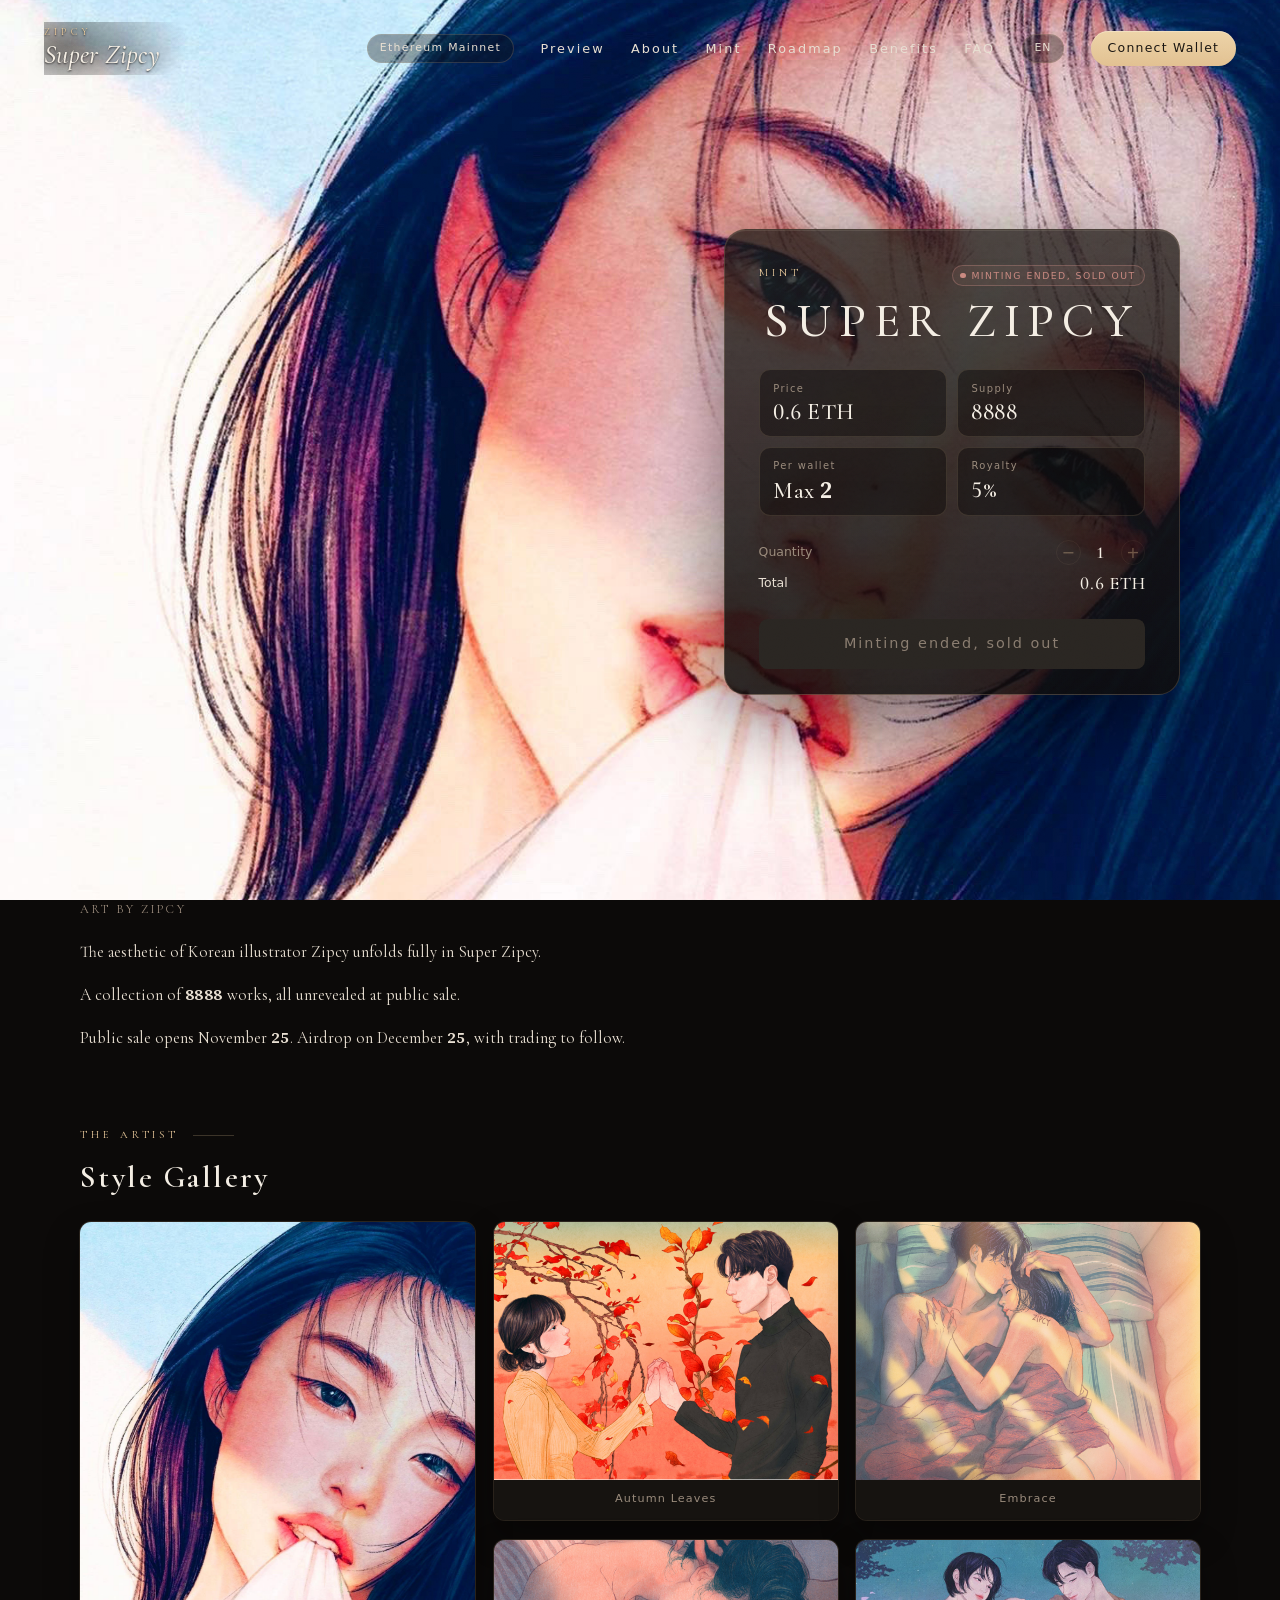
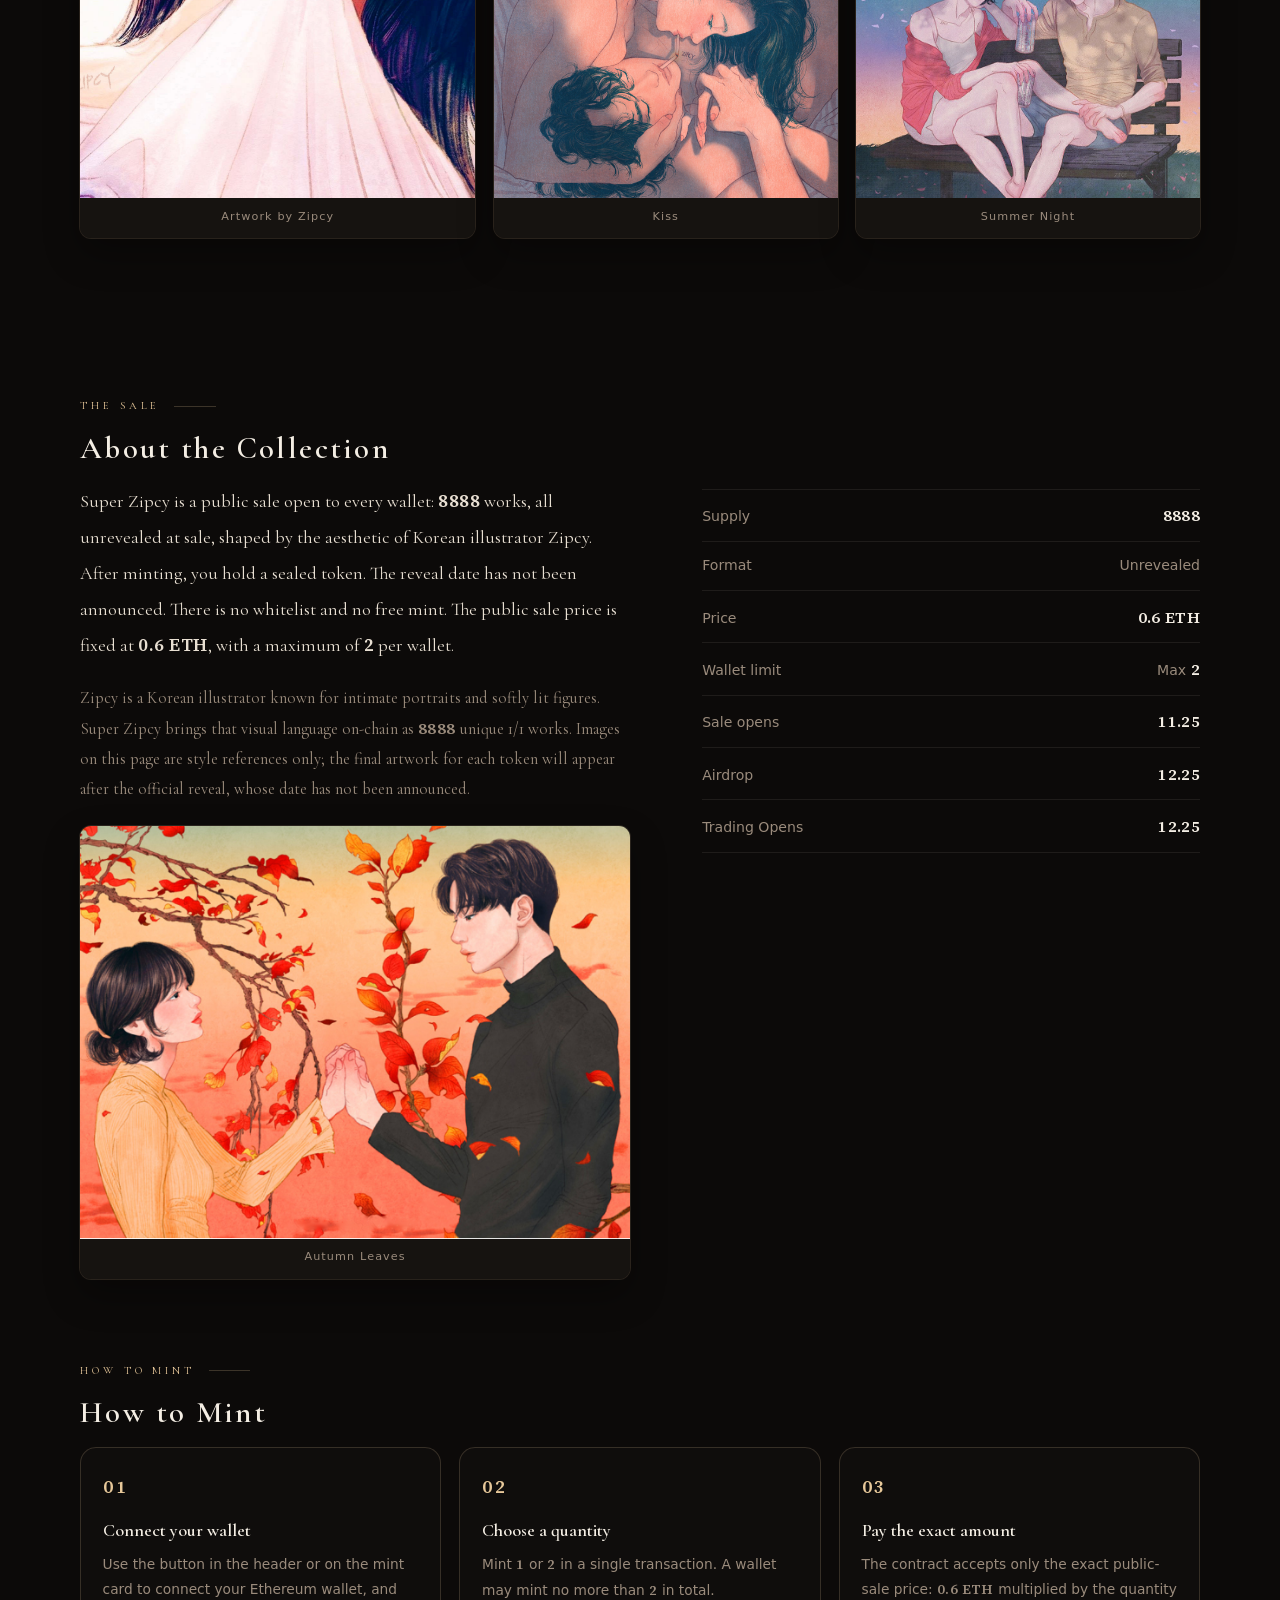
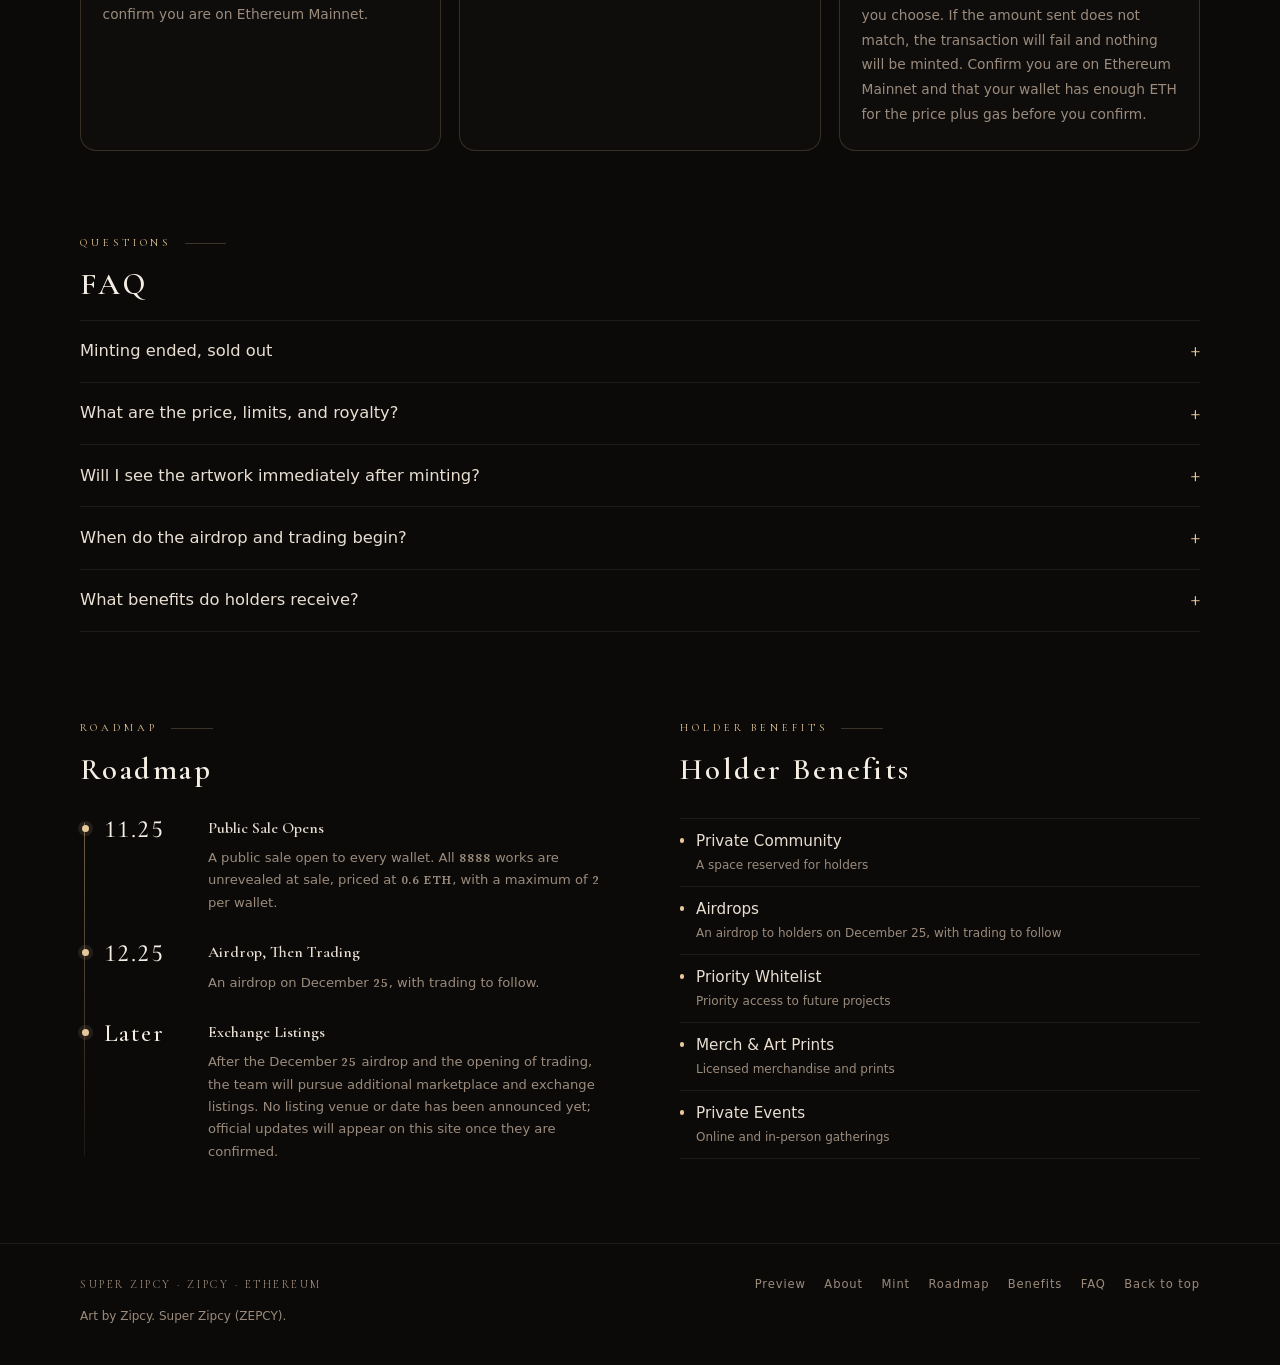
<file: index.html>
<!DOCTYPE html><html lang="en" class="COsxPW_variable _9mYZ4G_variable Dcms5W_variable NEXIFW_variable cykdzq_variable -xxGKq_variable ZqWMoa_variable LmsDJq_variable h-full antialiased"><head><meta charSet="utf-8"/><meta name="viewport" content="width=device-width, initial-scale=1, viewport-fit=cover"/><link rel="preload" href="/_next/static/media/01d6212a423b17a1-s.p.1pvupmngxrt5z.woff2" as="font" crossorigin="" type="font/woff2"/><link rel="preload" href="/_next/static/media/4f6d27b94ac7f0f8-s.p.3aqr1xxws37ij.woff2" as="font" crossorigin="" type="font/woff2"/><link rel="preload" href="/_next/static/media/6d781941a62a4592-s.p.384qhh3n5pf8p.woff2" as="font" crossorigin="" type="font/woff2"/><link rel="preload" href="/_next/static/media/6f3ab718e3727c1a-s.p.3huc2loe0ie8a.woff2" as="font" crossorigin="" type="font/woff2"/><link rel="preload" href="/_next/static/media/7c42b85337e0c4bb-s.p.012bmydply3go.woff2" as="font" crossorigin="" type="font/woff2"/><link rel="preload" href="/_next/static/media/9c3a14bf42618ef4-s.p.2q2xrf88wug3q.woff2" as="font" crossorigin="" type="font/woff2"/><link rel="preload" href="/_next/static/media/bf4e26b3ed383284-s.p.0ljf6knlnfjjl.woff2" as="font" crossorigin="" type="font/woff2"/><link rel="preload" href="/_next/static/media/c85312908b950f41-s.p.2kxoktkbtnje5.woff2" as="font" crossorigin="" type="font/woff2"/><link rel="preload" href="/_next/static/media/dda1c1a49a80b437-s.p.28uqmbric7ahc.woff2" as="font" crossorigin="" type="font/woff2"/><link rel="preload" as="image" href="/images/hero.jpg"/><link rel="preload" as="image" href="/gallery/preview-1.jpg?v=20261124-gallery"/><link rel="preload" as="image" href="/gallery/preview-2.jpg"/><link rel="preload" as="image" href="/gallery/preview-3.jpg"/><link rel="preload" as="image" href="/gallery/preview-4.jpg"/><link rel="stylesheet" href="/_next/static/chunks/1ifnx-u7lwc90.css" data-precedence="next"/><link rel="stylesheet" href="/_next/static/chunks/206ka0n_vjip3.css" data-precedence="next"/><link rel="stylesheet" href="/_next/static/chunks/1a-6zzvosc8ud.css" data-precedence="next"/><link rel="stylesheet" href="/_next/static/chunks/1desy2k2d6fms.css" data-precedence="next"/><link rel="stylesheet" href="/_next/static/chunks/1284eqa44ss3x.css" data-precedence="next"/><link rel="stylesheet" href="/_next/static/chunks/3hfhh4--5dpk7.css" data-precedence="next"/><link rel="stylesheet" href="/_next/static/chunks/0hq2g9i59y7tr.css" data-precedence="next"/><link rel="stylesheet" href="/_next/static/chunks/28miqwviocjzg.css" data-precedence="next"/><link rel="preload" as="script" fetchPriority="low" href="/_next/static/chunks/2u4xbd4m-_uw1.js"/><script src="/_next/static/chunks/0axp4j0kty385.js" async=""></script><script src="/_next/static/chunks/03n58j2koi5mu.js" async=""></script><script src="/_next/static/chunks/turbopack-2u1d16houkiyo.js" async=""></script><script src="/_next/static/chunks/28aoef_hpewl5.js" async=""></script><script src="/_next/static/chunks/2-zx51z62t4rv.js" async=""></script><script src="/_next/static/chunks/1rw1zknfzi58n.js" async=""></script><script src="/_next/static/chunks/3v-c1g_3t8f8q.js" async=""></script><script src="/_next/static/chunks/30uz_yf626le8.js" async=""></script><script src="/_next/static/chunks/218-ktkipr51v.js" async=""></script><script src="/_next/static/chunks/43zr3dl2b587h.js" async=""></script><script src="/_next/static/chunks/1px26y4jc62h7.js" async=""></script><meta name="theme-color" content="#0c0a09"/><title>Super Zipcy — Official Mint on Ethereum</title><meta name="description" content="Super Zipcy official mint on Ethereum: 0.6 ETH, 8888 unrevealed works, maximum 2 per wallet. Minting ended, sold out. Airdrop on December 25, with trading to follow. The reveal date has not been announced."/><meta property="og:title" content="Super Zipcy — Official Mint on Ethereum"/><meta property="og:description" content="Super Zipcy official mint on Ethereum: 0.6 ETH, 8888 unrevealed works, maximum 2 per wallet. Minting ended, sold out. Airdrop on December 25, with trading to follow. The reveal date has not been announced."/><meta property="og:url" content="https://superzipcy.fun/"/><meta property="og:site_name" content="Super Zipcy"/><meta property="og:locale" content="en_US"/><meta property="og:image" content="https://superzipcy.fun/preview-home.png"/><meta property="og:image:width" content="1200"/><meta property="og:image:height" content="630"/><meta property="og:image:alt" content="Super Zipcy official artwork"/><meta property="og:type" content="website"/><meta name="twitter:card" content="summary_large_image"/><meta name="twitter:title" content="Super Zipcy — Official Mint on Ethereum"/><meta name="twitter:description" content="Super Zipcy official mint on Ethereum: 0.6 ETH, 8888 unrevealed works, maximum 2 per wallet. Minting ended, sold out. Airdrop on December 25, with trading to follow. The reveal date has not been announced."/><meta name="twitter:image" content="https://superzipcy.fun/preview-home.png"/><link rel="icon" href="/favicon.ico?favicon.117ezoe8m31dk.ico" sizes="48x48" type="image/x-icon"/><link rel="icon" href="/icon.svg?icon.18i36zykuztjx.svg" sizes="any" type="image/svg+xml"/><meta name="next-size-adjust" content=""/><script src="/_next/static/chunks/0cz1d0mv5g_q7.js" noModule=""></script></head><body class="min-h-full bg-ink text-ivory"><div hidden=""><!--$--><!--/$--></div><div data-rk=""><style>[data-rk]{--rk-blurs-modalOverlay:blur(4px);--rk-fonts-body:-apple-system, BlinkMacSystemFont, "Segoe UI", Roboto, Helvetica, Arial, sans-serif, "Apple Color Emoji", "Segoe UI Emoji", "Segoe UI Symbol";--rk-radii-actionButton:4px;--rk-radii-connectButton:4px;--rk-radii-menuButton:4px;--rk-radii-modal:8px;--rk-radii-modalMobile:8px;--rk-colors-accentColor:#e7c89a;--rk-colors-accentColorForeground:#14110e;--rk-colors-actionButtonBorder:rgba(255, 255, 255, 0.04);--rk-colors-actionButtonBorderMobile:rgba(255, 255, 255, 0.08);--rk-colors-actionButtonSecondaryBackground:rgba(255, 255, 255, 0.08);--rk-colors-closeButton:rgba(224, 232, 255, 0.6);--rk-colors-closeButtonBackground:rgba(255, 255, 255, 0.08);--rk-colors-connectButtonBackground:#1A1B1F;--rk-colors-connectButtonBackgroundError:#FF494A;--rk-colors-connectButtonInnerBackground:linear-gradient(0deg, rgba(255, 255, 255, 0.075), rgba(255, 255, 255, 0.15));--rk-colors-connectButtonText:#FFF;--rk-colors-connectButtonTextError:#FFF;--rk-colors-connectionIndicator:#30E000;--rk-colors-downloadBottomCardBackground:linear-gradient(126deg, rgba(0, 0, 0, 0) 9.49%, rgba(120, 120, 120, 0.2) 71.04%), #1A1B1F;--rk-colors-downloadTopCardBackground:linear-gradient(126deg, rgba(120, 120, 120, 0.2) 9.49%, rgba(0, 0, 0, 0) 71.04%), #1A1B1F;--rk-colors-error:#FF494A;--rk-colors-generalBorder:rgba(255, 255, 255, 0.08);--rk-colors-generalBorderDim:rgba(255, 255, 255, 0.04);--rk-colors-menuItemBackground:rgba(224, 232, 255, 0.1);--rk-colors-modalBackdrop:rgba(0, 0, 0, 0.5);--rk-colors-modalBackground:#1A1B1F;--rk-colors-modalBorder:rgba(255, 255, 255, 0.08);--rk-colors-modalText:#FFF;--rk-colors-modalTextDim:rgba(224, 232, 255, 0.3);--rk-colors-modalTextSecondary:rgba(255, 255, 255, 0.6);--rk-colors-profileAction:rgba(224, 232, 255, 0.1);--rk-colors-profileActionHover:rgba(224, 232, 255, 0.2);--rk-colors-profileForeground:rgba(224, 232, 255, 0.05);--rk-colors-selectedOptionBorder:rgba(224, 232, 255, 0.1);--rk-colors-standby:#FFD641;--rk-shadows-connectButton:0px 4px 12px rgba(0, 0, 0, 0.1);--rk-shadows-dialog:0px 8px 32px rgba(0, 0, 0, 0.32);--rk-shadows-profileDetailsAction:0px 2px 6px rgba(37, 41, 46, 0.04);--rk-shadows-selectedOption:0px 2px 6px rgba(0, 0, 0, 0.24);--rk-shadows-selectedWallet:0px 2px 6px rgba(0, 0, 0, 0.24);--rk-shadows-walletLogo:0px 2px 16px rgba(0, 0, 0, 0.16);}</style><div class="page"><div class="grain" aria-hidden="true"></div><a class="skip-link" href="#mint">Skip to mint</a><section class="hero" id="top"><div class="hero-visual" style="background-image:url(/images/hero.jpg)"><video class="hero-video" autoPlay="" muted="" loop="" playsInline="" preload="auto" poster="/images/hero.jpg" width="1080" height="1350" aria-label="Artwork by Zipcy" tabindex="-1" disablePictureInPicture=""><source src="/videos/hero-loop.mp4" type="video/mp4"/></video></div><div class="hero-veil" aria-hidden="true"></div><header class="site-header"><div class="site-header-inner"><a class="brand" href="#top"><span class="brand-kicker">Zipcy</span><span class="brand-name">Super Zipcy</span></a><nav class="header-nav" aria-label="About"><span class="chain-pill">Ethereum Mainnet</span><a class="nav-link" href="#works">Preview</a><a class="nav-link" href="#about">About</a><a class="nav-link" href="#mint">Mint</a><a class="nav-link" href="#roadmap">Roadmap</a><a class="nav-link" href="#benefits">Benefits</a><a class="nav-link" href="#faq">FAQ</a><details class="mobile-menu"><summary>Menu</summary><div class="mobile-menu-panel"><a href="#works">Preview</a><a href="#about">About</a><a href="#mint">Mint</a><a href="#roadmap">Roadmap</a><a href="#benefits">Benefits</a><a href="#faq">FAQ</a></div></details><details class="lang-switch"><summary aria-label="Language">EN</summary><div class="lang-switch-panel" role="listbox" aria-label="Language"><button type="button" role="option" aria-selected="true" class="is-active">English</button><button type="button" role="option" aria-selected="false">한국어</button><button type="button" role="option" aria-selected="false">繁體中文</button></div></details><button type="button" class="btn-connect" disabled="">Connect Wallet</button></nav></div></header><div class="hero-stage" id="mint"><div class="mint-card"><div class="mint-kicker-row"><p class="mint-kicker">Mint</p><span class="status-pill is-sold">Minting ended, sold out</span></div><h1 class="mint-title">SUPER ZIPCY</h1><div class="sale-countdown" role="timer" aria-live="polite" aria-atomic="true"><p class="sale-countdown-when">Starts<!-- --> <span class="num">Nov 25, 08:00 UTC</span></p><div class="sale-countdown-grid"><div class="sale-countdown-unit"><strong class="num">—</strong><span>Days</span></div><div class="sale-countdown-unit"><strong class="num">—</strong><span>Hours</span></div><div class="sale-countdown-unit"><strong class="num">—</strong><span>Min</span></div><div class="sale-countdown-unit"><strong class="num">—</strong><span>Sec</span></div></div></div><dl class="stat-grid"><div class="stat-box"><dt>Price</dt><dd class="num">0.6 ETH</dd></div><div class="stat-box"><dt>Supply</dt><dd class="num">8888</dd></div><div class="stat-box"><dt>Per wallet</dt><dd>Max <span class="num">2</span></dd></div><div class="stat-box"><dt>Royalty</dt><dd class="num">5%</dd></div></dl><div class="qty-row"><span>Quantity</span><div class="stepper"><button type="button" aria-label="Decrease quantity" disabled="">−</button><span class="num">1</span><button type="button" aria-label="Increase quantity" disabled="">+</button></div></div><div class="total-row"><span>Total</span><strong class="num">0.6 ETH</strong></div><button type="button" disabled="" class="btn-gold">Minting ended, sold out</button></div></div></section><div class="credit-block"><p class="credit-band"><span>Art by Zipcy</span></p><div class="credit-intro"><p>The aesthetic of Korean illustrator Zipcy unfolds fully in Super Zipcy.</p><p>A collection of <span class="num">8888</span> works, all unrevealed at public sale.</p><p>Public sale opens November <span class="num">25</span>. Airdrop on December <span class="num">25</span>, with trading to follow.</p></div></div><main class="below"><section class="section-shell works" id="works"><p class="section-kicker">The Artist</p><h2 class="section-title">Style Gallery</h2><div class="gallery-board"><figure class="frame frame-feature gallery-feature"><img src="/images/hero.jpg" alt="Artwork by Zipcy" width="1440" height="1800"/><figcaption>Artwork by Zipcy</figcaption></figure><figure class="frame"><img src="/gallery/preview-1.jpg?v=20261124-gallery" alt="Artwork by Zipcy: Autumn Leaves" width="1268" height="951"/><figcaption>Autumn Leaves</figcaption></figure><figure class="frame"><img src="/gallery/preview-2.jpg" alt="Artwork by Zipcy: Embrace" width="1280" height="960"/><figcaption>Embrace</figcaption></figure><figure class="frame"><img src="/gallery/preview-3.jpg" alt="Artwork by Zipcy: Kiss" width="1158" height="868"/><figcaption>Kiss</figcaption></figure><figure class="frame"><img src="/gallery/preview-4.jpg" alt="Artwork by Zipcy: Summer Night" width="873" height="654"/><figcaption>Summer Night</figcaption></figure></div></section><section class="section-shell story" id="about"><p class="section-kicker">The Sale</p><h2 class="section-title">About the Collection</h2><div class="story-grid"><div class="story-copy"><p class="story-lead">Super Zipcy is a public sale open to every wallet: <span class="num">8888</span> works, all unrevealed at sale, shaped by the aesthetic of Korean illustrator Zipcy. After minting, you hold a sealed token. The reveal date has not been announced. There is no whitelist and no free mint. The public sale price is fixed at <span class="num">0.6 ETH</span>, with a maximum of <span class="num">2</span> per wallet.</p><p class="story-artist">Zipcy is a Korean illustrator known for intimate portraits and softly lit figures. Super Zipcy brings that visual language on-chain as <span class="num">8888</span> unique 1/1 works. Images on this page are style references only; the final artwork for each token will appear after the official reveal, whose date has not been announced.</p><figure class="frame story-art"><img src="/gallery/preview-1.jpg?v=20261124-gallery" alt="Artwork by Zipcy: Autumn Leaves" width="1268" height="951"/><figcaption>Autumn Leaves</figcaption></figure></div><ul class="story-facts"><li><span>Supply</span><span class="num">8888</span></li><li><span>Format</span><span>Unrevealed</span></li><li><span>Price</span><span class="num">0.6 ETH</span></li><li><span>Wallet limit</span><span>Max <span class="num">2</span></span></li><li><span>Sale opens</span><span class="num">11.25</span></li><li><span>Airdrop</span><span class="num">12.25</span></li><li><span>Trading Opens</span><span class="num">12.25</span></li></ul></div></section><section class="section-shell steps" id="howto"><p class="section-kicker">How to Mint</p><h2 class="section-title">How to Mint</h2><ol class="step-grid"><li><span class="num step-no">01</span><h3>Connect your wallet</h3><p>Use the button in the header or on the mint card to connect your Ethereum wallet, and confirm you are on Ethereum Mainnet.</p></li><li><span class="num step-no">02</span><h3>Choose a quantity</h3><p>Mint <span class="num">1</span> or <span class="num">2</span> in a single transaction. A wallet may mint no more than <span class="num">2</span> in total.</p></li><li><span class="num step-no">03</span><h3>Pay the exact amount</h3><p>The contract accepts only the exact public-sale price: <span class="num">0.6 ETH</span> multiplied by the quantity you choose. If the amount sent does not match, the transaction will fail and nothing will be minted. Confirm you are on Ethereum Mainnet and that your wallet has enough ETH for the price plus gas before you confirm.</p></li></ol></section><section class="section-shell faq" id="faq"><p class="section-kicker">Questions</p><h2 class="section-title">FAQ</h2><div class="faq-list"><details><summary>Minting ended, sold out</summary><p>Minting ended, sold out.</p></details><details><summary>What are the price, limits, and royalty?</summary><p>The public sale price is fixed at <span class="num">0.6 ETH</span>. Each wallet may mint a maximum of <span class="num">2</span>, and no more than <span class="num">2</span> in a single transaction. Secondary-market royalty is <span class="num">5</span>%.</p></details><details><summary>Will I see the artwork immediately after minting?</summary><p>No. All <span class="num">8888</span> works remain unrevealed during the public sale. You will hold a sealed token. The reveal date has not been announced.</p></details><details><summary>When do the airdrop and trading begin?</summary><p>The airdrop will be sent on December <span class="num">25</span>, with trading to follow.</p></details><details><summary>What benefits do holders receive?</summary><p>Announced benefits include a private community, airdrop rewards, priority whitelist access, merch and art prints, and private events. The airdrop is scheduled for December <span class="num">25</span>, with trading to follow. Further details will be shared later.</p></details></div></section><div class="section-shell split"><section id="roadmap"><p class="section-kicker">Roadmap</p><h2 class="section-title">Roadmap</h2><ol class="roadmap-list"><li class="roadmap-item"><span class="roadmap-date num">11.25</span><div class="roadmap-copy"><strong>Public Sale Opens</strong><p>A public sale open to every wallet. All <span class="num">8888</span> works are unrevealed at sale, priced at <span class="num">0.6 ETH</span>, with a maximum of <span class="num">2</span> per wallet.</p></div></li><li class="roadmap-item"><span class="roadmap-date num">12.25</span><div class="roadmap-copy"><strong>Airdrop, Then Trading</strong><p>An airdrop on December <span class="num">25</span>, with trading to follow.</p></div></li><li class="roadmap-item"><span class="roadmap-date num">Later</span><div class="roadmap-copy"><strong>Exchange Listings</strong><p>After the December <span class="num">25</span> airdrop and the opening of trading, the team will pursue additional marketplace and exchange listings. No listing venue or date has been announced yet; official updates will appear on this site once they are confirmed.</p></div></li></ol></section><section id="benefits"><p class="section-kicker">Holder Benefits</p><h2 class="section-title">Holder Benefits</h2><ul class="benefit-list"><li><div><span class="benefit-zh">Private Community</span><span class="benefit-detail">A space reserved for holders</span></div></li><li><div><span class="benefit-zh">Airdrops</span><span class="benefit-detail">An airdrop to holders on December 25, with trading to follow</span></div></li><li><div><span class="benefit-zh">Priority Whitelist</span><span class="benefit-detail">Priority access to future projects</span></div></li><li><div><span class="benefit-zh">Merch &amp; Art Prints</span><span class="benefit-detail">Licensed merchandise and prints</span></div></li><li><div><span class="benefit-zh">Private Events</span><span class="benefit-detail">Online and in-person gatherings</span></div></li></ul></section></div></main><footer class="site-footer"><div class="footer-inner"><div class="footer-top"><p class="footer-mark">Super Zipcy · Zipcy · Ethereum</p><nav class="footer-nav" aria-label="About"><a href="#works">Preview</a><a href="#about">About</a><a href="#mint">Mint</a><a href="#roadmap">Roadmap</a><a href="#benefits">Benefits</a><a href="#faq">FAQ</a><a href="#top">Back to top</a></nav></div><p class="footer-copy">Art by Zipcy. Super Zipcy (ZEPCY).</p></div></footer></div><!--$--><!--/$--></div><script id="_R_">(globalThis["TURBOPACK"] || (globalThis["TURBOPACK"] = [])).push({"otherChunks":["static/chunks/2u4xbd4m-_uw1.js","static/chunks/0axp4j0kty385.js","static/chunks/03n58j2koi5mu.js"],"runtimeModuleIds":[8092]});</script><script src="/_next/static/chunks/2u4xbd4m-_uw1.js" async=""></script><script>(self.__next_f=self.__next_f||[]).push([0])</script><script>self.__next_f.push([1,"1:\"$Sreact.fragment\"\n2:\"/_next/static/chunks/28aoef_hpewl5.js\"\n3:\"/_next/static/chunks/2-zx51z62t4rv.js\"\n4:\"/_next/static/chunks/1rw1zknfzi58n.js\"\n5:\"/_next/static/chunks/3v-c1g_3t8f8q.js\"\n6:\"/_next/static/chunks/30uz_yf626le8.js\"\n7:\"/_next/static/chunks/218-ktkipr51v.js\"\n8:\"/_next/static/chunks/43zr3dl2b587h.js\"\n9:I[44636,[\"$2\",\"$3\",\"$4\",\"$5\",\"$6\",\"$7\",\"$8\"],\"Providers\"]\na:I[29731,[\"$2\",\"$3\",\"$4\",\"$5\",\"$6\",\"$7\",\"$8\"],\"default\"]\nb:I[83960,[\"$2\",\"$3\",\"$4\",\"$5\",\"$6\",\"$7\",\"$8\"],\"default\"]\nd:\"/_next/static/chunks/1px26y4jc62h7.js\"\ne:I[23006,[\"$2\",\"$3\",\"$4\",\"$5\",\"$6\",\"$7\",\"$8\",\"$d\"],\"SkipLink\"]\nf:I[69866,[\"$2\",\"$3\",\"$4\",\"$5\",\"$6\",\"$7\",\"$8\",\"$d\"],\"HeroVideo\"]\n10:I[36852,[\"$2\",\"$3\",\"$4\",\"$5\",\"$6\",\"$7\",\"$8\",\"$d\"],\"SiteHeader\"]\n11:I[89936,[\"$2\",\"$3\",\"$4\",\"$5\",\"$6\",\"$7\",\"$8\",\"$d\"],\"MintPanel\"]\n12:I[72526,[\"$2\",\"$3\",\"$4\",\"$5\",\"$6\",\"$7\",\"$8\",\"$d\"],\"OwnerPanel\"]\n13:I[2104,[\"$2\",\"$3\",\"$4\",\"$5\",\"$6\",\"$7\",\"$8\",\"$d\"],\"CreditBand\"]\n14:I[13597,[\"$2\",\"$3\",\"$4\",\"$5\",\"$6\",\"$7\",\"$8\",\"$d\"],\"Gallery\"]\n15:I[32456,[\"$2\",\"$3\",\"$4\",\"$5\",\"$6\",\"$7\",\"$8\",\"$d\"],\"Story\"]\n16:I[58837,[\"$2\",\"$3\",\"$4\",\"$5\",\"$6\",\"$7\",\"$8\",\"$d\"],\"Roadmap\"]\n17:I[8745,[\"$2\",\"$3\",\"$4\",\"$5\",\"$6\",\"$7\",\"$8\",\"$d\"],\"SiteFooter\"]\n18:I[29959,[\"$2\",\"$3\",\"$4\",\"$5\",\"$6\",\"$7\",\"$8\"],\"OutletBoundary\"]\n19:\"$Sreact.suspense\"\n1b:\"ViewportBoundary\"\n1c:I[29959,[\"$2\",\"$3\",\"$4\",\"$5\",\"$6\",\"$7\",\"$8\"],\"$1b\"]\n1e:\"MetadataBoundary\"\n1f:I[29959,[\"$2\",\"$3\",\"$4\",\"$5\",\"$6\",\"$7\",\"$8\"],\"$1e\"]\n21:I[68181,[\"$2\",\"$3\",\"$4\",\"$5\",\"$6\",\"$7\",\"$8\"],\"default\",1]\n:HL[\"/_next/static/chunks/1ifnx-u7lwc90.css\",\"style\"]\n:HL[\"/_next/static/chunks/206ka0n_vjip3.css\",\"style\"]\n:HL[\"/_next/static/chunks/1a-6zzvosc8ud.css\",\"style\"]\n:HL[\"/_next/static/chunks/1desy2k2d6fms.css\",\"style\"]\n:HL[\"/_next/static/chunks/1284eqa44ss3x.css\",\"style\"]\n:HL[\"/_next/static/chunks/3hfhh4--5dpk7.css\",\"style\"]\n:HL[\"/_next/static/chunks/0hq2g9i59y7tr.css\",\"style\"]\n:HL[\"/_next/static/chunks/28miqwviocjzg.css\",\"style\"]\n:HL[\"/_next/static/media/01d6212a423b17a1-s.p.1pvupmngxrt5z.woff2\",\"font\",{\"crossOrigin\":\"\",\"type\":\"font/woff2\"}]\n:HL[\"/_next/static/media/4f6d27b94ac7f0f8-s.p.3aqr1xxws37ij.woff2\",\"font\",{\"crossOrigin\":\"\",\"type\":\"font/woff2\"}]\n:HL[\"/_next/static/media/6d781941a62a4592-s.p.384qhh3n5pf8p.woff2\",\"font\",{\"crossOrigin\":\"\",\"type\":\"font/woff2\"}]\n:HL[\"/_next/static/media/6f3ab718e3727c1a-s.p.3huc2loe0ie8a.woff2\",\"font\",{\"crossOrigin\":\"\",\"type\":\"font/woff2\"}]\n:HL[\"/_next/static/media/7c42b85337e0c4bb-s.p.012bmydply3go.woff2\",\"font\",{\"crossOrigin\":\"\",\"type\":\"font/woff2\"}]\n:HL[\"/_next/static/media/9c3a14bf42618ef4-s.p.2q2xrf88wug3q.woff2\",\"font\",{\"crossOrigin\":\"\",\"type\":\"font/woff2\"}]\n:HL[\"/_next/static/media/bf4e26b3ed383284-s.p.0ljf6knlnfjjl.woff2\",\"font\",{\"crossOrigin\":\"\",\"type\":\"font/woff2\"}]\n:HL[\"/_next/static/media/c85312908b950f41-s.p.2kxoktkbtnje5.woff2\",\"font\",{\"crossOrigin\":\"\",\"type\":\"font/woff2\"}]\n:HL[\"/_next/static/media/dda1c1a49a80b437-s.p.28uqmbric7ahc.woff2\",\"font\",{\"crossOrigin\":\"\",\"type\":\"font/woff2\"}]\nc:[[\"children\",{\"s\":\"__PAGE__\",\"h\":512,\"d\":{\"r\":[\"$\",\"$1\",\"c\",{\"children\":[[\"$\",\"div\",null,{\"className\":\"page\",\"children\":[[\"$\",\"div\",null,{\"className\":\"grain\",\"aria-hidden\":\"true\"}],[\"$\",\"$Le\",null,{}],[\"$\",\"section\",null,{\"className\":\"hero\",\"id\":\"top\",\"children\":[[\"$\",\"div\",null,{\"className\":\"hero-visual\",\"style\":{\"backgroundImage\":\"url(/images/hero.jpg)\"},\"children\":[\"$\",\"$Lf\",null,{}]}],[\"$\",\"div\",null,{\"className\":\"hero-veil\",\"aria-hidden\":\"true\"}],[\"$\",\"$L10\",null,{}],[\"$\",\"div\",null,{\"className\":\"hero-stage\",\"id\":\"mint\",\"children\":[[\"$\",\"$L11\",null,{}],[\"$\",\"$L12\",null,{}]]}]]}],[\"$\",\"$L13\",null,{}],[\"$\",\"main\",null,{\"className\":\"below\",\"children\":[[\"$\",\"$L14\",null,{}],[\"$\",\"$L15\",null,{}],[\"$\",\"$L16\",null,{}]]}],[\"$\",\"$L17\",null,{}]]}],[[\"$\",\"script\",\"script-0\",{\"src\":\"/_next/static/chunks/1px26y4jc62h7.js\",\"async\":true,\"nonce\":\"$undefined\"}]],[\"$\",\"$L18\",null,{\"children\":[\"$\",\"$19\",null,{\"name\":\"Next.MetadataOutlet\",\"children\":\"$@1a\"}]}]]}],\"p\":false,\"v\":null}}]]\n0:{\"P\":null,\"c\":[\"\",\"\"],\"q\":\"\",\"i\":false,\"t\":{\"t\":{\"s\":\"\",\"h\":528,\"d\":{\"r\":[\"$\",\"$1\",\"c\",{\"children\":[[[\"$\",\"link\",\"0\",{\"rel\":\"stylesheet\",\"href\":\"/_next/static/chunks/1ifnx-u7lwc90.css\",\"precedence\":\"next\",\"crossOrigin\":\"$undefined\",\"nonce\":\"$undefined\"}],[\"$\",\"link\",\"1\",{\"rel\":\"stylesheet\",\"href\":\"/_next/static/chunks/206ka0n_vjip3.css\",\"precedence\":\"next\",\"crossOrigin\":\"$undefined\",\"nonce\":\"$undefined\"}],[\"$\",\"link\",\"2\",{\"rel\":\"stylesheet\",\"href\":\"/_next/static/chunks/1a-6zzvosc8ud.css\",\"precedence\":\"next\",\"crossOrigin\":\"$undefined\",\"nonce\":\"$undefined\"}],[\"$\",\"link\",\"3\",{\"rel\":\"stylesheet\",\"href\":\"/_next/static/chunks/1desy2k2d6fms.css\",\"precedence\":\"next\",\"crossOrigin\":\"$undefined\",\"nonce\":\"$undefined\"}],[\"$\",\"link\",\"4\",{\"rel\":\"stylesheet\",\"href\":\"/_next/static/chunks/1284eqa44ss3x.css\",\"precedence\":\"next\",\"crossOrigin\":\"$undefined\",\"nonce\":\"$undefined\"}],[\"$\",\"link\",\"5\",{\"rel\":\"stylesheet\",\"href\":\"/_next/static/chunks/3hfhh4--5dpk7.css\",\"precedence\":\"next\",\"crossOrigin\":\"$undefined\",\"nonce\":\"$undefined\"}],[\"$\",\"link\",\"6\",{\"rel\":\"stylesheet\",\"href\":\"/_next/static/chunks/0hq2g9i59y7tr.css\",\"precedence\":\"next\",\"crossOrigin\":\"$undefined\",\"nonce\":\"$undefined\"}],[\"$\",\"link\",\"7\",{\"rel\":\"stylesheet\",\"href\":\"/_next/static/chunks/28miqwviocjzg.css\",\"precedence\":\"next\",\"crossOrigin\":\"$undefined\",\"nonce\":\"$undefined\"}],[\"$\",\"script\",\"script-0\",{\"src\":\"/_next/static/chunks/28aoef_hpewl5.js\",\"async\":true,\"nonce\":\"$undefined\"}],[\"$\",\"script\",\"script-1\",{\"src\":\"/_next/static/chunks/2-zx51z62t4rv.js\",\"async\":true,\"nonce\":\"$undefined\"}],[\"$\",\"script\",\"script-2\",{\"src\":\"/_next/static/chunks/1rw1zknfzi58n.js\",\"async\":true,\"nonce\":\"$undefined\"}],[\"$\",\"script\",\"script-3\",{\"src\":\"/_next/static/chunks/3v-c1g_3t8f8q.js\",\"async\":true,\"nonce\":\"$undefined\"}],[\"$\",\"script\",\"script-4\",{\"src\":\"/_next/static/chunks/30uz_yf626le8.js\",\"async\":true,\"nonce\":\"$undefined\"}],[\"$\",\"script\",\"script-5\",{\"src\":\"/_next/static/chunks/218-ktkipr51v.js\",\"async\":true,\"nonce\":\"$undefined\"}],[\"$\",\"script\",\"script-6\",{\"src\":\"/_next/static/chunks/43zr3dl2b587h.js\",\"async\":true,\"nonce\":\"$undefined\"}]],[\"$\",\"html\",null,{\"lang\":\"en\",\"className\":\"COsxPW_variable _9mYZ4G_variable Dcms5W_variable NEXIFW_variable cykdzq_variable -xxGKq_variable ZqWMoa_variable LmsDJq_variable h-full antialiased\",\"children\":[\"$\",\"body\",null,{\"className\":\"min-h-full bg-ink text-ivory\",\"children\":[\"$\",\"$L9\",null,{\"children\":[\"$\",\"$La\",null,{\"parallelRouterKey\":\"children\",\"error\":\"$undefined\",\"errorStyles\":\"$undefined\",\"errorScripts\":\"$undefined\",\"template\":[\"$\",\"$Lb\",null,{}],\"templateStyles\":\"$undefined\",\"templateScripts\":\"$undefined\",\"notFound\":[[[\"$\",\"title\",null,{\"children\":\"404: This page could not be found.\"}],[\"$\",\"div\",null,{\"style\":{\"fontFamily\":\"system-ui,\\\"Segoe UI\\\",Roboto,Helvetica,Arial,sans-serif,\\\"Apple Color Emoji\\\",\\\"Segoe UI Emoji\\\"\",\"height\":\"100vh\",\"textAlign\":\"center\",\"display\":\"flex\",\"flexDirection\":\"column\",\"alignItems\":\"center\",\"justifyContent\":\"center\"},\"children\":[\"$\",\"div\",null,{\"children\":[[\"$\",\"style\",null,{\"dangerouslySetInnerHTML\":{\"__html\":\"body{color:#000;background:#fff;margin:0}.next-error-h1{border-right:1px solid rgba(0,0,0,.3)}@media (prefers-color-scheme:dark){body{color:#fff;background:#000}.next-error-h1{border-right:1px solid rgba(255,255,255,.3)}}\"}}],[\"$\",\"h1\",null,{\"className\":\"next-error-h1\",\"style\":{\"display\":\"inline-block\",\"margin\":\"0 20px 0 0\",\"padding\":\"0 23px 0 0\",\"fontSize\":24,\"fontWeight\":500,\"verticalAlign\":\"top\",\"lineHeight\":\"49px\"},\"children\":404}],[\"$\",\"div\",null,{\"style\":{\"display\":\"inline-block\"},\"children\":[\"$\",\"h2\",null,{\"style\":{\"fontSize\":14,\"fontWeight\":400,\"lineHeight\":\"49px\",\"margin\":0},\"children\":\"This page could not be found.\"}]}]]}]}]],[]],\"forbidden\":\"$undefined\",\"unauthorized\":\"$undefined\"}]}]}]}]]}],\"p\":false,\"v\":null},\"c\":\"$Qc\"},\"h\":{\"r\":[\"$\",\"$1\",\"h\",{\"children\":[null,[\"$\",\"$L1c\",null,{\"children\":\"$L1d\"}],[\"$\",\"$L1f\",null,{\"children\":[[\"$\",\"div\",null,{\"hidden\":true,\"children\":[\"$\",\"$19\",null,{\"name\":\"Next.Metadata\",\"children\":\"$L20\"}]}],null]}],[\"$\",\"meta\",null,{\"name\":\"next-size-adjust\",\"content\":\"\"}]]}],\"p\":false,\"v\":null}},\"m\":\"$undefined\",\"G\":[\"$21\",[[\"$\",\"link\",\"0\",{\"rel\":\"stylesheet\",\"href\":\"/_next/static/chunks/1ifnx-u7lwc90.css\",\"precedence\":\"next\",\"crossOrigin\":\"$undefined\",\"nonce\":\"$undefined\"}],[\"$\",\"link\",\"1\",{\"rel\":\"stylesheet\",\"href\":\"/_next/static/chunks/206ka0n_vjip3.css\",\"precedence\":\"next\",\"crossOrigin\":\"$undefined\",\"nonce\":\"$undefined\"}],[\"$\",\"link\",\"2\",{\"rel\":\"stylesheet\",\"href\":\"/_next/static/chunks/1a-6zzvosc8ud.css\",\"precedence\":\"next\",\"crossOrigin\":\"$undefined\",\"nonce\":\"$undefined\"}],[\"$\",\"link\",\"3\",{\"rel\":\"stylesheet\",\"href\":\"/_next/static/chunks/1desy2k2d6fms.css\",\"precedence\":\"next\",\"crossOrigin\":\"$undefined\",\"nonce\":\"$undefined\"}],[\"$\",\"link\",\"4\",{\"rel\":\"stylesheet\",\"href\":\"/_next/static/chunks/1284eqa44ss3x.css\",\"precedence\":\"next\",\"crossOrigin\":\"$undefined\",\"nonce\":\"$undefined\"}],[\"$\",\"link\",\"5\",{\"rel\":\"stylesheet\",\"href\":\"/_next/static/chunks/3hfhh4--5dpk7.css\",\"precedence\":\"next\",\"crossOrigin\":\"$undefined\",\"nonce\":\"$undefined\"}],[\"$\",\"link\",\"6\",{\"rel\":\"stylesheet\",\"href\":\"/_next/static/chunks/0hq2g9i59y7tr.css\",\"precedence\":\"next\",\"crossOrigin\":\"$undefined\",\"nonce\":\"$undefined\"}],\"$L22\"]],\"S\":true,\"r\":\"$undefined\",\"s\":\"$undefined\",\"a\":\"$undefined\",\"l\":\"$undefined\",\"p\":\"$undefined\",\"d\":\"$undefined\",\"b\":\"zncyvBjDbevzPVuHzrbBd\"}\n22:[\"$\",\"link\",\"7\",{\"rel\":\"stylesheet\",\"href\":\"/_next/static/chunks/28miqwviocjzg.css\",\"precedence\":\"next\",\"crossOrigin\":\"$undefined\",\"nonce\":\"$undefined\"}]\n1d:[[\"$\",\"meta\",\"0\",{\"charSet\":\"utf-8\"}],[\"$\",\"meta\",\"1\",{\"name\":\"viewport\",\"content\":\"width=device-width, initial-scale=1, viewport-fit=cover\"}],[\"$\",\"meta\",\"2\",{\"name\":\"theme-color\",\"content\":\"#0c0a09\"}]]\n23:I[47089,[\"$2\",\"$3\",\"$4\",\"$5\",\"$6\",\"$7\",\"$8\"],\"IconMark\"]\n1a:null\n20:[[\"$\",\"title\",\"0\",{\"children\":\"Super Zipcy — Official Mint on Ethereum\"}],[\"$\",\"meta\",\"1\",{\"name\":\"description\",\"content\":\"Super Zipcy official mint on Ethereum: 0.6 ETH, 8888 unrevealed works, maximum 2 per wallet. Minting ended, sold out. Airdrop on December 25, with trading to follow. The reveal date has not been announced.\"}],[\"$\",\"meta\",\"2\",{\"property\":\"og:title\",\"content\":\"Super Zipcy — Official Mint on Ethereum\"}],[\"$\",\"meta\",\"3\",{\"property\":\"og:description\",\"content\":\"Super Zipcy official mint on Ethereum: 0.6 ETH, 8888 unrevealed works, maximum 2 per wallet. Minting ended, sold out. Airdrop on December 25, with trading to follow. The reveal date has not been announced.\"}],[\"$\",\"meta\",\"4\",{\"property\":\"og:url\",\"content\":\"https://superzipcy.fun/\"}],[\"$\",\"meta\",\"5\",{\"property\":\"og:site_name\",\"content\":\"Super Zipcy\"}],[\"$\",\"meta\",\"6\",{\"property\":\"og:locale\",\"content\":\"en_US\"}],[\"$\",\"meta\",\"7\",{\"property\":\"og:image\",\"content\":\"https://superzipcy.fun/preview-home.png\"}],[\"$\",\"meta\",\"8\",{\"property\":\"og:image:width\",\"content\":\"1200\"}],[\"$\",\"meta\",\"9\",{\"property\":\"og:image:height\",\"content\":\"630\"}],[\"$\",\"meta\",\"10\",{\"property\":\"og:image:alt\",\"content\":\"Super Zipcy official artwork\"}],[\"$\",\"meta\",\"11\",{\"property\":\"og:type\",\"content\":\"website\"}],[\"$\",\"meta\",\"12\",{\"name\":\"twitter:card\",\"content\":\"summary_large_image\"}],[\"$\",\"meta\",\"13\",{\"name\":\"twitter:title\",\"content\":\"Super Zipcy — Official Mint on Ethereum\"}],[\"$\",\"meta\",\"14\",{\"name\":\"twitter:description\",\"content\":\"Super Zipcy official mint on Ethereum: 0.6 ETH, 8888 unrevealed works, maximum 2 per wallet. Minting ended, sold out. Airdrop on December 25, with trading to follow. The reveal date has not been announced.\"}],[\"$\",\"meta\",\"15\",{\"name\":\"twitter:image\",\"content\":\"https://superzipcy.fun/preview-home.png\"}],[\"$\",\"link\",\"16\",{\"rel\":\"icon\",\"href\":\"/favicon.ico?favicon.117ezoe8m31dk.ico\",\"sizes\":\"48x48\",\"type\":\"image/x-icon\"}],[\"$\",\"link\",\"17\",{\"rel\":\"icon\",\"href\":\"/icon.svg?icon.18i36zykuztjx.svg\",\"sizes\":\"any\",\"type\":\"image/svg+xml\"}],[\"$\",\"$L23\",\"18\",{}]]\n"])</script></body></html>
</file>
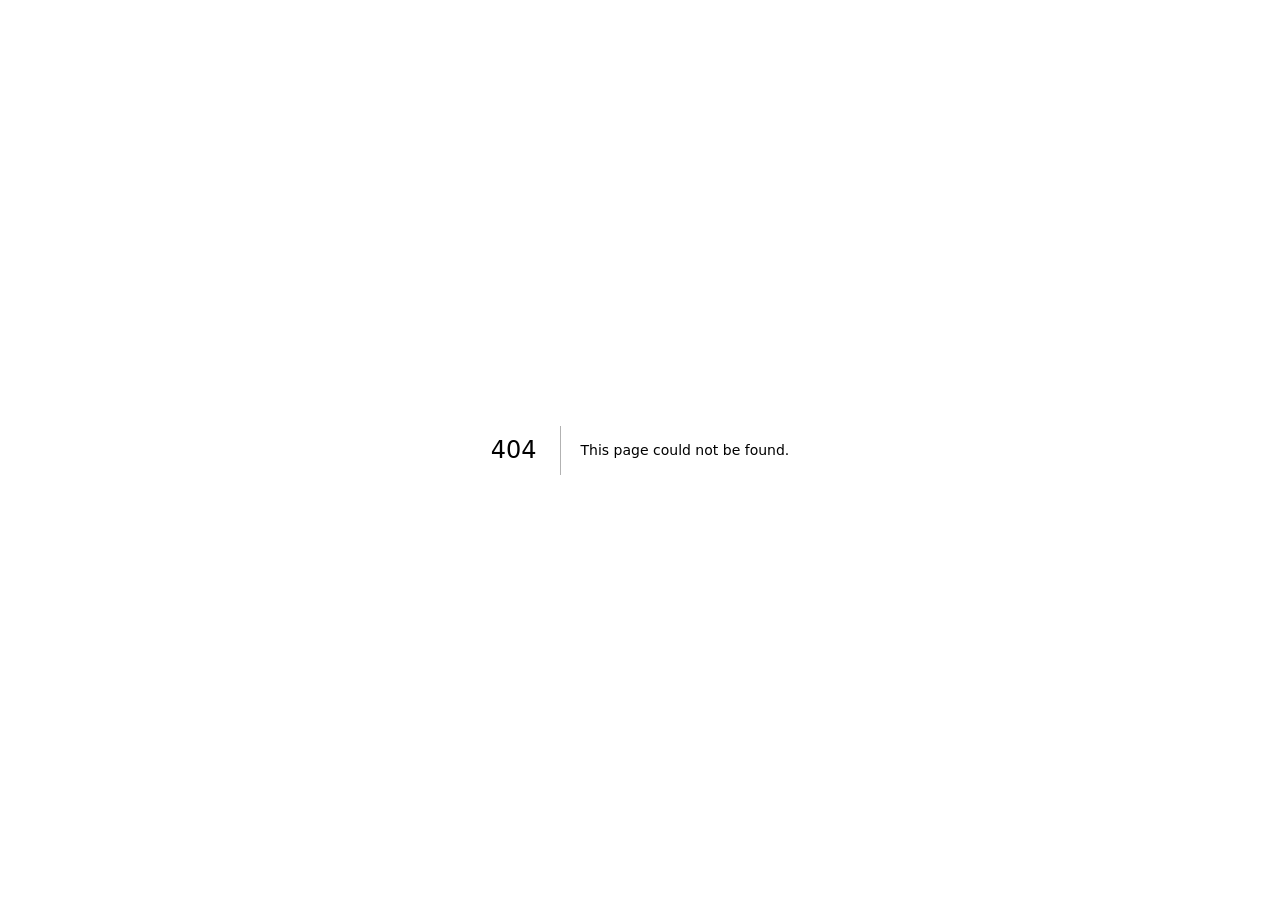
<file: 404/index.html>
<!DOCTYPE html><html lang="en" class="COsxPW_variable _9mYZ4G_variable Dcms5W_variable NEXIFW_variable cykdzq_variable -xxGKq_variable ZqWMoa_variable LmsDJq_variable h-full antialiased"><head><meta charSet="utf-8"/><meta name="viewport" content="width=device-width, initial-scale=1, viewport-fit=cover"/><link rel="stylesheet" href="/_next/static/chunks/1ifnx-u7lwc90.css" data-precedence="next"/><link rel="stylesheet" href="/_next/static/chunks/206ka0n_vjip3.css" data-precedence="next"/><link rel="stylesheet" href="/_next/static/chunks/1a-6zzvosc8ud.css" data-precedence="next"/><link rel="stylesheet" href="/_next/static/chunks/1desy2k2d6fms.css" data-precedence="next"/><link rel="stylesheet" href="/_next/static/chunks/1284eqa44ss3x.css" data-precedence="next"/><link rel="stylesheet" href="/_next/static/chunks/3hfhh4--5dpk7.css" data-precedence="next"/><link rel="stylesheet" href="/_next/static/chunks/0hq2g9i59y7tr.css" data-precedence="next"/><link rel="stylesheet" href="/_next/static/chunks/28miqwviocjzg.css" data-precedence="next"/><link rel="preload" as="script" fetchPriority="low" href="/_next/static/chunks/2u4xbd4m-_uw1.js"/><script src="/_next/static/chunks/0axp4j0kty385.js" async=""></script><script src="/_next/static/chunks/03n58j2koi5mu.js" async=""></script><script src="/_next/static/chunks/turbopack-2u1d16houkiyo.js" async=""></script><script src="/_next/static/chunks/28aoef_hpewl5.js" async=""></script><script src="/_next/static/chunks/2-zx51z62t4rv.js" async=""></script><script src="/_next/static/chunks/1rw1zknfzi58n.js" async=""></script><script src="/_next/static/chunks/3v-c1g_3t8f8q.js" async=""></script><script src="/_next/static/chunks/30uz_yf626le8.js" async=""></script><script src="/_next/static/chunks/218-ktkipr51v.js" async=""></script><script src="/_next/static/chunks/43zr3dl2b587h.js" async=""></script><meta name="robots" content="noindex"/><meta name="theme-color" content="#0c0a09"/><title>Super Zipcy — Official Mint on Ethereum</title><meta name="description" content="Super Zipcy official mint on Ethereum: 0.6 ETH, 8888 unrevealed works, maximum 2 per wallet. Minting ended, sold out. Airdrop on December 25, with trading to follow. The reveal date has not been announced."/><meta property="og:title" content="Super Zipcy — Official Mint on Ethereum"/><meta property="og:description" content="Super Zipcy official mint on Ethereum: 0.6 ETH, 8888 unrevealed works, maximum 2 per wallet. Minting ended, sold out. Airdrop on December 25, with trading to follow. The reveal date has not been announced."/><meta property="og:url" content="https://superzipcy.fun/"/><meta property="og:site_name" content="Super Zipcy"/><meta property="og:locale" content="en_US"/><meta property="og:image" content="https://superzipcy.fun/preview-home.png"/><meta property="og:image:width" content="1200"/><meta property="og:image:height" content="630"/><meta property="og:image:alt" content="Super Zipcy official artwork"/><meta property="og:type" content="website"/><meta name="twitter:card" content="summary_large_image"/><meta name="twitter:title" content="Super Zipcy — Official Mint on Ethereum"/><meta name="twitter:description" content="Super Zipcy official mint on Ethereum: 0.6 ETH, 8888 unrevealed works, maximum 2 per wallet. Minting ended, sold out. Airdrop on December 25, with trading to follow. The reveal date has not been announced."/><meta name="twitter:image" content="https://superzipcy.fun/preview-home.png"/><link rel="icon" href="/favicon.ico?favicon.117ezoe8m31dk.ico" sizes="48x48" type="image/x-icon"/><link rel="icon" href="/icon.svg?icon.18i36zykuztjx.svg" sizes="any" type="image/svg+xml"/><meta name="next-size-adjust" content=""/><title>404: This page could not be found.</title><script src="/_next/static/chunks/0cz1d0mv5g_q7.js" noModule=""></script></head><body class="min-h-full bg-ink text-ivory"><div hidden=""><!--$--><!--/$--></div><div data-rk=""><style>[data-rk]{--rk-blurs-modalOverlay:blur(4px);--rk-fonts-body:-apple-system, BlinkMacSystemFont, "Segoe UI", Roboto, Helvetica, Arial, sans-serif, "Apple Color Emoji", "Segoe UI Emoji", "Segoe UI Symbol";--rk-radii-actionButton:4px;--rk-radii-connectButton:4px;--rk-radii-menuButton:4px;--rk-radii-modal:8px;--rk-radii-modalMobile:8px;--rk-colors-accentColor:#e7c89a;--rk-colors-accentColorForeground:#14110e;--rk-colors-actionButtonBorder:rgba(255, 255, 255, 0.04);--rk-colors-actionButtonBorderMobile:rgba(255, 255, 255, 0.08);--rk-colors-actionButtonSecondaryBackground:rgba(255, 255, 255, 0.08);--rk-colors-closeButton:rgba(224, 232, 255, 0.6);--rk-colors-closeButtonBackground:rgba(255, 255, 255, 0.08);--rk-colors-connectButtonBackground:#1A1B1F;--rk-colors-connectButtonBackgroundError:#FF494A;--rk-colors-connectButtonInnerBackground:linear-gradient(0deg, rgba(255, 255, 255, 0.075), rgba(255, 255, 255, 0.15));--rk-colors-connectButtonText:#FFF;--rk-colors-connectButtonTextError:#FFF;--rk-colors-connectionIndicator:#30E000;--rk-colors-downloadBottomCardBackground:linear-gradient(126deg, rgba(0, 0, 0, 0) 9.49%, rgba(120, 120, 120, 0.2) 71.04%), #1A1B1F;--rk-colors-downloadTopCardBackground:linear-gradient(126deg, rgba(120, 120, 120, 0.2) 9.49%, rgba(0, 0, 0, 0) 71.04%), #1A1B1F;--rk-colors-error:#FF494A;--rk-colors-generalBorder:rgba(255, 255, 255, 0.08);--rk-colors-generalBorderDim:rgba(255, 255, 255, 0.04);--rk-colors-menuItemBackground:rgba(224, 232, 255, 0.1);--rk-colors-modalBackdrop:rgba(0, 0, 0, 0.5);--rk-colors-modalBackground:#1A1B1F;--rk-colors-modalBorder:rgba(255, 255, 255, 0.08);--rk-colors-modalText:#FFF;--rk-colors-modalTextDim:rgba(224, 232, 255, 0.3);--rk-colors-modalTextSecondary:rgba(255, 255, 255, 0.6);--rk-colors-profileAction:rgba(224, 232, 255, 0.1);--rk-colors-profileActionHover:rgba(224, 232, 255, 0.2);--rk-colors-profileForeground:rgba(224, 232, 255, 0.05);--rk-colors-selectedOptionBorder:rgba(224, 232, 255, 0.1);--rk-colors-standby:#FFD641;--rk-shadows-connectButton:0px 4px 12px rgba(0, 0, 0, 0.1);--rk-shadows-dialog:0px 8px 32px rgba(0, 0, 0, 0.32);--rk-shadows-profileDetailsAction:0px 2px 6px rgba(37, 41, 46, 0.04);--rk-shadows-selectedOption:0px 2px 6px rgba(0, 0, 0, 0.24);--rk-shadows-selectedWallet:0px 2px 6px rgba(0, 0, 0, 0.24);--rk-shadows-walletLogo:0px 2px 16px rgba(0, 0, 0, 0.16);}</style><div style="font-family:system-ui,&quot;Segoe UI&quot;,Roboto,Helvetica,Arial,sans-serif,&quot;Apple Color Emoji&quot;,&quot;Segoe UI Emoji&quot;;height:100vh;text-align:center;display:flex;flex-direction:column;align-items:center;justify-content:center"><div><style>body{color:#000;background:#fff;margin:0}.next-error-h1{border-right:1px solid rgba(0,0,0,.3)}@media (prefers-color-scheme:dark){body{color:#fff;background:#000}.next-error-h1{border-right:1px solid rgba(255,255,255,.3)}}</style><h1 class="next-error-h1" style="display:inline-block;margin:0 20px 0 0;padding:0 23px 0 0;font-size:24px;font-weight:500;vertical-align:top;line-height:49px">404</h1><div style="display:inline-block"><h2 style="font-size:14px;font-weight:400;line-height:49px;margin:0">This page could not be found.</h2></div></div></div><!--$--><!--/$--></div><script id="_R_">(globalThis["TURBOPACK"] || (globalThis["TURBOPACK"] = [])).push({"otherChunks":["static/chunks/2u4xbd4m-_uw1.js","static/chunks/0axp4j0kty385.js","static/chunks/03n58j2koi5mu.js"],"runtimeModuleIds":[8092]});</script><script src="/_next/static/chunks/2u4xbd4m-_uw1.js" async=""></script><script>(self.__next_f=self.__next_f||[]).push([0])</script><script>self.__next_f.push([1,"1:\"$Sreact.fragment\"\n2:\"/_next/static/chunks/28aoef_hpewl5.js\"\n3:\"/_next/static/chunks/2-zx51z62t4rv.js\"\n4:\"/_next/static/chunks/1rw1zknfzi58n.js\"\n5:\"/_next/static/chunks/3v-c1g_3t8f8q.js\"\n6:\"/_next/static/chunks/30uz_yf626le8.js\"\n7:\"/_next/static/chunks/218-ktkipr51v.js\"\n8:\"/_next/static/chunks/43zr3dl2b587h.js\"\n9:I[44636,[\"$2\",\"$3\",\"$4\",\"$5\",\"$6\",\"$7\",\"$8\"],\"Providers\"]\na:I[29731,[\"$2\",\"$3\",\"$4\",\"$5\",\"$6\",\"$7\",\"$8\"],\"default\"]\nb:I[83960,[\"$2\",\"$3\",\"$4\",\"$5\",\"$6\",\"$7\",\"$8\"],\"default\"]\nf:I[29959,[\"$2\",\"$3\",\"$4\",\"$5\",\"$6\",\"$7\",\"$8\"],\"OutletBoundary\"]\n10:\"$Sreact.suspense\"\n12:\"ViewportBoundary\"\n13:I[29959,[\"$2\",\"$3\",\"$4\",\"$5\",\"$6\",\"$7\",\"$8\"],\"$12\"]\n15:\"MetadataBoundary\"\n16:I[29959,[\"$2\",\"$3\",\"$4\",\"$5\",\"$6\",\"$7\",\"$8\"],\"$15\"]\n18:I[68181,[\"$2\",\"$3\",\"$4\",\"$5\",\"$6\",\"$7\",\"$8\"],\"default\",1]\n:HL[\"/_next/static/chunks/1ifnx-u7lwc90.css\",\"style\"]\n:HL[\"/_next/static/chunks/206ka0n_vjip3.css\",\"style\"]\n:HL[\"/_next/static/chunks/1a-6zzvosc8ud.css\",\"style\"]\n:HL[\"/_next/static/chunks/1desy2k2d6fms.css\",\"style\"]\n:HL[\"/_next/static/chunks/1284eqa44ss3x.css\",\"style\"]\n:HL[\"/_next/static/chunks/3hfhh4--5dpk7.css\",\"style\"]\n:HL[\"/_next/static/chunks/0hq2g9i59y7tr.css\",\"style\"]\n:HL[\"/_next/static/chunks/28miqwviocjzg.css\",\"style\"]\nd:X\ne:[[\"children\",{\"s\":\"__PAGE__\",\"h\":512,\"d\":{\"r\":[\"$\",\"$1\",\"c\",{\"children\":[[[\"$\",\"title\",null,{\"children\":\"404: This page could not be found.\"}],[\"$\",\"div\",null,{\"style\":\"$0:t:t:d:r:props:children:1:props:children:props:children:props:children:props:notFound:0:1:props:style\",\"children\":[\"$\",\"div\",null,{\"children\":[[\"$\",\"style\",null,{\"dangerouslySetInnerHTML\":{\"__html\":\"body{color:#000;background:#fff;margin:0}.next-error-h1{border-right:1px solid rgba(0,0,0,.3)}@media (prefers-color-scheme:dark){body{color:#fff;background:#000}.next-error-h1{border-right:1px solid rgba(255,255,255,.3)}}\"}}],[\"$\",\"h1\",null,{\"className\":\"next-error-h1\",\"style\":\"$0:t:t:d:r:props:children:1:props:children:props:children:props:children:props:notFound:0:1:props:children:props:children:1:props:style\",\"children\":404}],[\"$\",\"div\",null,{\"style\":\"$0:t:t:d:r:props:children:1:props:children:props:children:props:children:props:notFound:0:1:props:children:props:children:2:props:style\",\"children\":[\"$\",\"h2\",null,{\"style\":\"$0:t:t:d:r:props:children:1:props:children:props:children:props:children:props:notFound:0:1:props:children:props:children:2:props:children:props:style\",\"children\":\"This page could not be found.\"}]}]]}]}]],null,[\"$\",\"$Lf\",null,{\"children\":[\"$\",\"$10\",null,{\"name\":\"Next.MetadataOutlet\",\"children\":\"$@11\"}]}]]}],\"p\":false,\"v\":null}}]]\nc:[[\"children\",{\"s\":\"/_not-found\",\"h\":512,\"d\":{\"r\":[\"$\",\"$1\",\"c\",{\"children\":[null,[\"$\",\"$La\",null,{\"parallelRouterKey\":\"children\",\"error\":\"$undefined\",\"errorStyles\":\"$undefined\",\"errorScripts\":\"$undefined\",\"template\":[\"$\",\"$Lb\",null,{}],\"templateStyles\":\"$undefined\",\"templateScripts\":\"$undefined\",\"notFound\":\"$undefined\",\"forbidden\":\"$undefined\",\"unauthorized\":\"$undefined\"}]]}],\"p\":false,\"v\":\"$d\"},\"c\":\"$Qe\"}]]\n0:{\"P\":null,\"c\":[\"\",\"_not-found\",\"\"],\"q\":\"\",\"i\":false,\"t\":{\"t\":{\"s\":\"\",\"h\":528,\"d\":{\"r\":[\"$\",\"$1\",\"c\",{\"children\":[[[\"$\",\"link\",\"0\",{\"rel\":\"stylesheet\",\"href\":\"/_next/static/chunks/1ifnx-u7lwc90.css\",\"precedence\":\"next\",\"crossOrigin\":\"$undefined\",\"nonce\":\"$undefined\"}],[\"$\",\"link\",\"1\",{\"rel\":\"stylesheet\",\"href\":\"/_next/static/chunks/206ka0n_vjip3.css\",\"precedence\":\"next\",\"crossOrigin\":\"$undefined\",\"nonce\":\"$undefined\"}],[\"$\",\"link\",\"2\",{\"rel\":\"stylesheet\",\"href\":\"/_next/static/chunks/1a-6zzvosc8ud.css\",\"precedence\":\"next\",\"crossOrigin\":\"$undefined\",\"nonce\":\"$undefined\"}],[\"$\",\"link\",\"3\",{\"rel\":\"stylesheet\",\"href\":\"/_next/static/chunks/1desy2k2d6fms.css\",\"precedence\":\"next\",\"crossOrigin\":\"$undefined\",\"nonce\":\"$undefined\"}],[\"$\",\"link\",\"4\",{\"rel\":\"stylesheet\",\"href\":\"/_next/static/chunks/1284eqa44ss3x.css\",\"precedence\":\"next\",\"crossOrigin\":\"$undefined\",\"nonce\":\"$undefined\"}],[\"$\",\"link\",\"5\",{\"rel\":\"stylesheet\",\"href\":\"/_next/static/chunks/3hfhh4--5dpk7.css\",\"precedence\":\"next\",\"crossOrigin\":\"$undefined\",\"nonce\":\"$undefined\"}],[\"$\",\"link\",\"6\",{\"rel\":\"stylesheet\",\"href\":\"/_next/static/chunks/0hq2g9i59y7tr.css\",\"precedence\":\"next\",\"crossOrigin\":\"$undefined\",\"nonce\":\"$undefined\"}],[\"$\",\"link\",\"7\",{\"rel\":\"stylesheet\",\"href\":\"/_next/static/chunks/28miqwviocjzg.css\",\"precedence\":\"next\",\"crossOrigin\":\"$undefined\",\"nonce\":\"$undefined\"}],[\"$\",\"script\",\"script-0\",{\"src\":\"/_next/static/chunks/28aoef_hpewl5.js\",\"async\":true,\"nonce\":\"$undefined\"}],[\"$\",\"script\",\"script-1\",{\"src\":\"/_next/static/chunks/2-zx51z62t4rv.js\",\"async\":true,\"nonce\":\"$undefined\"}],[\"$\",\"script\",\"script-2\",{\"src\":\"/_next/static/chunks/1rw1zknfzi58n.js\",\"async\":true,\"nonce\":\"$undefined\"}],[\"$\",\"script\",\"script-3\",{\"src\":\"/_next/static/chunks/3v-c1g_3t8f8q.js\",\"async\":true,\"nonce\":\"$undefined\"}],[\"$\",\"script\",\"script-4\",{\"src\":\"/_next/static/chunks/30uz_yf626le8.js\",\"async\":true,\"nonce\":\"$undefined\"}],[\"$\",\"script\",\"script-5\",{\"src\":\"/_next/static/chunks/218-ktkipr51v.js\",\"async\":true,\"nonce\":\"$undefined\"}],[\"$\",\"script\",\"script-6\",{\"src\":\"/_next/static/chunks/43zr3dl2b587h.js\",\"async\":true,\"nonce\":\"$undefined\"}]],[\"$\",\"html\",null,{\"lang\":\"en\",\"className\":\"COsxPW_variable _9mYZ4G_variable Dcms5W_variable NEXIFW_variable cykdzq_variable -xxGKq_variable ZqWMoa_variable LmsDJq_variable h-full antialiased\",\"children\":[\"$\",\"body\",null,{\"className\":\"min-h-full bg-ink text-ivory\",\"children\":[\"$\",\"$L9\",null,{\"children\":[\"$\",\"$La\",null,{\"parallelRouterKey\":\"children\",\"error\":\"$undefined\",\"errorStyles\":\"$undefined\",\"errorScripts\":\"$undefined\",\"template\":[\"$\",\"$Lb\",null,{}],\"templateStyles\":\"$undefined\",\"templateScripts\":\"$undefined\",\"notFound\":[[[\"$\",\"title\",null,{\"children\":\"404: This page could not be found.\"}],[\"$\",\"div\",null,{\"style\":{\"fontFamily\":\"system-ui,\\\"Segoe UI\\\",Roboto,Helvetica,Arial,sans-serif,\\\"Apple Color Emoji\\\",\\\"Segoe UI Emoji\\\"\",\"height\":\"100vh\",\"textAlign\":\"center\",\"display\":\"flex\",\"flexDirection\":\"column\",\"alignItems\":\"center\",\"justifyContent\":\"center\"},\"children\":[\"$\",\"div\",null,{\"children\":[[\"$\",\"style\",null,{\"dangerouslySetInnerHTML\":{\"__html\":\"body{color:#000;background:#fff;margin:0}.next-error-h1{border-right:1px solid rgba(0,0,0,.3)}@media (prefers-color-scheme:dark){body{color:#fff;background:#000}.next-error-h1{border-right:1px solid rgba(255,255,255,.3)}}\"}}],[\"$\",\"h1\",null,{\"className\":\"next-error-h1\",\"style\":{\"display\":\"inline-block\",\"margin\":\"0 20px 0 0\",\"padding\":\"0 23px 0 0\",\"fontSize\":24,\"fontWeight\":500,\"verticalAlign\":\"top\",\"lineHeight\":\"49px\"},\"children\":404}],[\"$\",\"div\",null,{\"style\":{\"display\":\"inline-block\"},\"children\":[\"$\",\"h2\",null,{\"style\":{\"fontSize\":14,\"fontWeight\":400,\"lineHeight\":\"49px\",\"margin\":0},\"children\":\"This page could not be found.\"}]}]]}]}]],[]],\"forbidden\":\"$undefined\",\"unauthorized\":\"$undefined\"}]}]}]}]]}],\"p\":false,\"v\":null},\"c\":\"$Qc\"},\"h\":{\"r\":[\"$\",\"$1\",\"h\",{\"children\":[[\"$\",\"meta\",null,{\"name\":\"robots\",\"content\":\"noindex\"}],[\"$\",\"$L13\",null,{\"children\":\"$L14\"}],[\"$\",\"$L16\",null,{\"children\":[[\"$\",\"div\",null,{\"hidden\":true,\"children\":[\"$\",\"$10\",null,{\"name\":\"Next.Metadata\",\"children\":\"$L17\"}]}],null]}],[\"$\",\"meta\",null,{\"name\":\"next-size-adjust\",\"content\":\"\"}]]}],\"p\":false,\"v\":null}},\"m\":\"$undefined\",\"G\":[\"$18\",[[\"$\",\"link\",\"0\",{\"rel\":\"stylesheet\",\"href\":\"/_next/static/chunks/1ifnx-u7lwc90.css\",\"precedence\":\"next\",\"crossOrigin\":\"$undefined\",\"nonce\":\"$undefined\"}],[\"$\",\"link\",\"1\",{\"rel\":\"stylesheet\",\"href\":\"/_next/static/chunks/206ka0n_vjip3.css\",\"precedence\":\"next\",\"crossOrigin\":\"$undefined\",\"nonce\":\"$undefined\"}],[\"$\",\"link\",\"2\",{\"rel\":\"stylesheet\",\"href\":\"/_next/static/chunks/1a-6zzvosc8ud.css\",\"precedence\":\"next\",\"crossOrigin\":\"$undefined\",\"nonce\":\"$undefined\"}],[\"$\",\"link\",\"3\",{\"rel\":\"stylesheet\",\"href\":\"/_next/static/chunks/1desy2k2d6fms.css\",\"precedence\":\"next\",\"crossOrigin\":\"$undefined\",\"nonce\":\"$undefined\"}],[\"$\",\"link\",\"4\",{\"rel\":\"stylesheet\",\"href\":\"/_next/static/chunks/1284eqa44ss3x.css\",\"precedence\":\"next\",\"crossOrigin\":\"$undefined\",\"nonce\":\"$undefined\"}],[\"$\",\"link\",\"5\",{\"rel\":\"stylesheet\",\"href\":\"/_next/static/chunks/3hfhh4--5dpk7.css\",\"precedence\":\"next\",\"crossOrigin\":\"$undefined\",\"nonce\":\"$undefined\"}],\"$L19\",\"$L1a\"]],\"S\":true,\"r\":\"$undefined\",\"s\":\"$undefined\",\"a\":\"$undefined\",\"l\":\"$undefined\",\"p\":\"$undefined\",\"d\":\"$undefined\",\"b\":\"zncyvBjDbevzPVuHzrbBd\"}\nd:C\n19:[\"$\",\"link\",\"6\",{\"rel\":\"stylesheet\",\"href\":\"/_next/static/chunks/0hq2g9i59y7tr.css\",\"precedence\":\"next\",\"crossOrigin\":\"$undefined\",\"nonce\":\"$undefined\"}]\n1a:[\"$\",\"link\",\"7\",{\"rel\":\"stylesheet\",\"href\":\"/_next/static/chunks/28miqwviocjzg.css\",\"precedence\":\"next\",\"crossOrigin\":\"$undefined\",\"nonce\":\"$undefined\"}]\n14:[[\"$\",\"meta\",\"0\",{\"charSet\":\"utf-8\"}],[\"$\",\"meta\",\"1\",{\"name\":\"viewport\",\"content\":\"width=device-width, initial-scale=1, viewport-fit=cover\"}],[\"$\",\"meta\",\"2\",{\"name\":\"theme-color\",\"content\":\"#0c0a09\"}]]\n1b:I[47089,[\"$2\",\"$3\",\"$4\",\"$5\",\"$6\",\"$7\",\"$8\"],\"IconMark\"]\n11:null\n17:[[\"$\",\"title\",\"0\",{\"children\":\"Super Zipcy — Official Mint on Ethereum\"}],[\"$\",\"meta\",\"1\",{\"name\":\"description\",\"content\":\"Super Zipcy official mint on Ethereum: 0.6 ETH, 8888 unrevealed works, maximum 2 per wallet. Minting ended, sold out. Airdrop on December 25, with trading to follow. The reveal date has not been announced.\"}],[\"$\",\"meta\",\"2\",{\"property\":\"og:title\",\"content\":\"Super Zipcy — Official Mint on Ethereum\"}],[\"$\",\"meta\",\"3\",{\"property\":\"og:description\",\"content\":\"Super Zipcy official mint on Ethereum: 0.6 ETH, 8888 unrevealed works, maximum 2 per wallet. Minting ended, sold out. Airdrop on December 25, with trading to follow. The reveal date has not been announced.\"}],[\"$\",\"meta\",\"4\",{\"property\":\"og:url\",\"content\":\"https://superzipcy.fun/\"}],[\"$\",\"meta\",\"5\",{\"property\":\"og:site_name\",\"content\":\"Super Zipcy\"}],[\"$\",\"meta\",\"6\",{\"property\":\"og:locale\",\"content\":\"en_US\"}],[\"$\",\"meta\",\"7\",{\"property\":\"og:image\",\"content\":\"https://superzipcy.fun/preview-home.png\"}],[\"$\",\"meta\",\"8\",{\"property\":\"og:image:width\",\"content\":\"1200\"}],[\"$\",\"meta\",\"9\",{\"property\":\"og:image:height\",\"content\":\"630\"}],[\"$\",\"meta\",\"10\",{\"property\":\"og:image:alt\",\"content\":\"Super Zipcy official artwork\"}],[\"$\",\"meta\",\"11\",{\"property\":\"og:type\",\"content\":\"website\"}],[\"$\",\"meta\",\"12\",{\"name\":\"twitter:card\",\"content\":\"summary_large_image\"}],[\"$\",\"meta\",\"13\",{\"name\":\"twitter:title\",\"content\":\"Super Zipcy — Official Mint on Ethereum\"}],[\"$\",\"meta\",\"14\",{\"name\":\"twitter:description\",\"content\":\"Super Zipcy official mint on Ethereum: 0.6 ETH, 8888 unrevealed works, maximum 2 per wallet. Minting ended, sold out. Airdrop on December 25, with trading to follow. The reveal date has not been announced.\"}],[\"$\",\"meta\",\"15\",{\"name\":\"twitter:image\",\"content\":\"https://superzipcy.fun/preview-home.png\"}],[\"$\",\"link\",\"16\",{\"rel\":\"icon\",\"href\":\"/favicon.ico?favicon.117ezoe8m31dk.ico\",\"sizes\":\"48x48\",\"type\":\"image/x-icon\"}],[\"$\",\"link\",\"17\",{\"rel\":\"icon\",\"href\":\"/icon.svg?icon.18i36zykuztjx.svg\",\"sizes\":\"any\",\"type\":\"image/svg+xml\"}],[\"$\",\"$L1b\",\"18\",{}]]\n"])</script></body></html>
</file>
<file: _next/static/chunks/1ifnx-u7lwc90.css>
@font-face{font-family:Cormorant Garamond;font-style:italic;font-weight:400;font-display:swap;src:url(../media/8cabccbf8ff73b77-s.1mblz1wog092a.woff2)format("woff2");unicode-range:U+460-52F,U+1C80-1C8A,U+20B4,U+2DE0-2DFF,U+A640-A69F,U+FE2E-FE2F}@font-face{font-family:Cormorant Garamond;font-style:italic;font-weight:400;font-display:swap;src:url(../media/932d3869cac5e2f5-s.2cu8l7zf4s4ec.woff2)format("woff2");unicode-range:U+301,U+400-45F,U+490-491,U+4B0-4B1,U+2116}@font-face{font-family:Cormorant Garamond;font-style:italic;font-weight:400;font-display:swap;src:url(../media/28c5fc0db96362f0-s.0gv8q2vqi14yg.woff2)format("woff2");unicode-range:U+102-103,U+110-111,U+128-129,U+168-169,U+1A0-1A1,U+1AF-1B0,U+300-301,U+303-304,U+308-309,U+323,U+329,U+1EA0-1EF9,U+20AB}@font-face{font-family:Cormorant Garamond;font-style:italic;font-weight:400;font-display:swap;src:url(../media/97ea1d7b8ac40ba2-s.1-qpv3jvnkkyl.woff2)format("woff2");unicode-range:U+100-2BA,U+2BD-2C5,U+2C7-2CC,U+2CE-2D7,U+2DD-2FF,U+304,U+308,U+329,U+1D00-1DBF,U+1E00-1E9F,U+1EF2-1EFF,U+2020,U+20A0-20AB,U+20AD-20C4,U+2113,U+2C60-2C7F,U+A720-A7FF}@font-face{font-family:Cormorant Garamond;font-style:italic;font-weight:400;font-display:swap;src:url(../media/01d6212a423b17a1-s.p.1pvupmngxrt5z.woff2)format("woff2");unicode-range:U+??,U+131,U+152-153,U+2BB-2BC,U+2C6,U+2DA,U+2DC,U+304,U+308,U+329,U+2000-206F,U+20AC,U+2122,U+2191,U+2193,U+2212,U+2215,U+FEFF,U+FFFD}@font-face{font-family:Cormorant Garamond;font-style:italic;font-weight:500;font-display:swap;src:url(../media/8cabccbf8ff73b77-s.1mblz1wog092a.woff2)format("woff2");unicode-range:U+460-52F,U+1C80-1C8A,U+20B4,U+2DE0-2DFF,U+A640-A69F,U+FE2E-FE2F}@font-face{font-family:Cormorant Garamond;font-style:italic;font-weight:500;font-display:swap;src:url(../media/932d3869cac5e2f5-s.2cu8l7zf4s4ec.woff2)format("woff2");unicode-range:U+301,U+400-45F,U+490-491,U+4B0-4B1,U+2116}@font-face{font-family:Cormorant Garamond;font-style:italic;font-weight:500;font-display:swap;src:url(../media/28c5fc0db96362f0-s.0gv8q2vqi14yg.woff2)format("woff2");unicode-range:U+102-103,U+110-111,U+128-129,U+168-169,U+1A0-1A1,U+1AF-1B0,U+300-301,U+303-304,U+308-309,U+323,U+329,U+1EA0-1EF9,U+20AB}@font-face{font-family:Cormorant Garamond;font-style:italic;font-weight:500;font-display:swap;src:url(../media/97ea1d7b8ac40ba2-s.1-qpv3jvnkkyl.woff2)format("woff2");unicode-range:U+100-2BA,U+2BD-2C5,U+2C7-2CC,U+2CE-2D7,U+2DD-2FF,U+304,U+308,U+329,U+1D00-1DBF,U+1E00-1E9F,U+1EF2-1EFF,U+2020,U+20A0-20AB,U+20AD-20C4,U+2113,U+2C60-2C7F,U+A720-A7FF}@font-face{font-family:Cormorant Garamond;font-style:italic;font-weight:500;font-display:swap;src:url(../media/01d6212a423b17a1-s.p.1pvupmngxrt5z.woff2)format("woff2");unicode-range:U+??,U+131,U+152-153,U+2BB-2BC,U+2C6,U+2DA,U+2DC,U+304,U+308,U+329,U+2000-206F,U+20AC,U+2122,U+2191,U+2193,U+2212,U+2215,U+FEFF,U+FFFD}@font-face{font-family:Cormorant Garamond;font-style:italic;font-weight:600;font-display:swap;src:url(../media/8cabccbf8ff73b77-s.1mblz1wog092a.woff2)format("woff2");unicode-range:U+460-52F,U+1C80-1C8A,U+20B4,U+2DE0-2DFF,U+A640-A69F,U+FE2E-FE2F}@font-face{font-family:Cormorant Garamond;font-style:italic;font-weight:600;font-display:swap;src:url(../media/932d3869cac5e2f5-s.2cu8l7zf4s4ec.woff2)format("woff2");unicode-range:U+301,U+400-45F,U+490-491,U+4B0-4B1,U+2116}@font-face{font-family:Cormorant Garamond;font-style:italic;font-weight:600;font-display:swap;src:url(../media/28c5fc0db96362f0-s.0gv8q2vqi14yg.woff2)format("woff2");unicode-range:U+102-103,U+110-111,U+128-129,U+168-169,U+1A0-1A1,U+1AF-1B0,U+300-301,U+303-304,U+308-309,U+323,U+329,U+1EA0-1EF9,U+20AB}@font-face{font-family:Cormorant Garamond;font-style:italic;font-weight:600;font-display:swap;src:url(../media/97ea1d7b8ac40ba2-s.1-qpv3jvnkkyl.woff2)format("woff2");unicode-range:U+100-2BA,U+2BD-2C5,U+2C7-2CC,U+2CE-2D7,U+2DD-2FF,U+304,U+308,U+329,U+1D00-1DBF,U+1E00-1E9F,U+1EF2-1EFF,U+2020,U+20A0-20AB,U+20AD-20C4,U+2113,U+2C60-2C7F,U+A720-A7FF}@font-face{font-family:Cormorant Garamond;font-style:italic;font-weight:600;font-display:swap;src:url(../media/01d6212a423b17a1-s.p.1pvupmngxrt5z.woff2)format("woff2");unicode-range:U+??,U+131,U+152-153,U+2BB-2BC,U+2C6,U+2DA,U+2DC,U+304,U+308,U+329,U+2000-206F,U+20AC,U+2122,U+2191,U+2193,U+2212,U+2215,U+FEFF,U+FFFD}@font-face{font-family:Cormorant Garamond;font-style:italic;font-weight:700;font-display:swap;src:url(../media/8cabccbf8ff73b77-s.1mblz1wog092a.woff2)format("woff2");unicode-range:U+460-52F,U+1C80-1C8A,U+20B4,U+2DE0-2DFF,U+A640-A69F,U+FE2E-FE2F}@font-face{font-family:Cormorant Garamond;font-style:italic;font-weight:700;font-display:swap;src:url(../media/932d3869cac5e2f5-s.2cu8l7zf4s4ec.woff2)format("woff2");unicode-range:U+301,U+400-45F,U+490-491,U+4B0-4B1,U+2116}@font-face{font-family:Cormorant Garamond;font-style:italic;font-weight:700;font-display:swap;src:url(../media/28c5fc0db96362f0-s.0gv8q2vqi14yg.woff2)format("woff2");unicode-range:U+102-103,U+110-111,U+128-129,U+168-169,U+1A0-1A1,U+1AF-1B0,U+300-301,U+303-304,U+308-309,U+323,U+329,U+1EA0-1EF9,U+20AB}@font-face{font-family:Cormorant Garamond;font-style:italic;font-weight:700;font-display:swap;src:url(../media/97ea1d7b8ac40ba2-s.1-qpv3jvnkkyl.woff2)format("woff2");unicode-range:U+100-2BA,U+2BD-2C5,U+2C7-2CC,U+2CE-2D7,U+2DD-2FF,U+304,U+308,U+329,U+1D00-1DBF,U+1E00-1E9F,U+1EF2-1EFF,U+2020,U+20A0-20AB,U+20AD-20C4,U+2113,U+2C60-2C7F,U+A720-A7FF}@font-face{font-family:Cormorant Garamond;font-style:italic;font-weight:700;font-display:swap;src:url(../media/01d6212a423b17a1-s.p.1pvupmngxrt5z.woff2)format("woff2");unicode-range:U+??,U+131,U+152-153,U+2BB-2BC,U+2C6,U+2DA,U+2DC,U+304,U+308,U+329,U+2000-206F,U+20AC,U+2122,U+2191,U+2193,U+2212,U+2215,U+FEFF,U+FFFD}@font-face{font-family:Cormorant Garamond;font-style:normal;font-weight:400;font-display:swap;src:url(../media/459ba3e7ebcd29d3-s.00y8kskkn0hyx.woff2)format("woff2");unicode-range:U+460-52F,U+1C80-1C8A,U+20B4,U+2DE0-2DFF,U+A640-A69F,U+FE2E-FE2F}@font-face{font-family:Cormorant Garamond;font-style:normal;font-weight:400;font-display:swap;src:url(../media/fdbf446d127afa2d-s.1xjn85gt7t6qs.woff2)format("woff2");unicode-range:U+301,U+400-45F,U+490-491,U+4B0-4B1,U+2116}@font-face{font-family:Cormorant Garamond;font-style:normal;font-weight:400;font-display:swap;src:url(../media/b57845f0cf557e59-s.1xtu7gopqv2u0.woff2)format("woff2");unicode-range:U+102-103,U+110-111,U+128-129,U+168-169,U+1A0-1A1,U+1AF-1B0,U+300-301,U+303-304,U+308-309,U+323,U+329,U+1EA0-1EF9,U+20AB}@font-face{font-family:Cormorant Garamond;font-style:normal;font-weight:400;font-display:swap;src:url(../media/9eff0a3f1ba11d74-s.3aak_kra40y8r.woff2)format("woff2");unicode-range:U+100-2BA,U+2BD-2C5,U+2C7-2CC,U+2CE-2D7,U+2DD-2FF,U+304,U+308,U+329,U+1D00-1DBF,U+1E00-1E9F,U+1EF2-1EFF,U+2020,U+20A0-20AB,U+20AD-20C4,U+2113,U+2C60-2C7F,U+A720-A7FF}@font-face{font-family:Cormorant Garamond;font-style:normal;font-weight:400;font-display:swap;src:url(../media/6f3ab718e3727c1a-s.p.3huc2loe0ie8a.woff2)format("woff2");unicode-range:U+??,U+131,U+152-153,U+2BB-2BC,U+2C6,U+2DA,U+2DC,U+304,U+308,U+329,U+2000-206F,U+20AC,U+2122,U+2191,U+2193,U+2212,U+2215,U+FEFF,U+FFFD}@font-face{font-family:Cormorant Garamond;font-style:normal;font-weight:500;font-display:swap;src:url(../media/459ba3e7ebcd29d3-s.00y8kskkn0hyx.woff2)format("woff2");unicode-range:U+460-52F,U+1C80-1C8A,U+20B4,U+2DE0-2DFF,U+A640-A69F,U+FE2E-FE2F}@font-face{font-family:Cormorant Garamond;font-style:normal;font-weight:500;font-display:swap;src:url(../media/fdbf446d127afa2d-s.1xjn85gt7t6qs.woff2)format("woff2");unicode-range:U+301,U+400-45F,U+490-491,U+4B0-4B1,U+2116}@font-face{font-family:Cormorant Garamond;font-style:normal;font-weight:500;font-display:swap;src:url(../media/b57845f0cf557e59-s.1xtu7gopqv2u0.woff2)format("woff2");unicode-range:U+102-103,U+110-111,U+128-129,U+168-169,U+1A0-1A1,U+1AF-1B0,U+300-301,U+303-304,U+308-309,U+323,U+329,U+1EA0-1EF9,U+20AB}@font-face{font-family:Cormorant Garamond;font-style:normal;font-weight:500;font-display:swap;src:url(../media/9eff0a3f1ba11d74-s.3aak_kra40y8r.woff2)format("woff2");unicode-range:U+100-2BA,U+2BD-2C5,U+2C7-2CC,U+2CE-2D7,U+2DD-2FF,U+304,U+308,U+329,U+1D00-1DBF,U+1E00-1E9F,U+1EF2-1EFF,U+2020,U+20A0-20AB,U+20AD-20C4,U+2113,U+2C60-2C7F,U+A720-A7FF}@font-face{font-family:Cormorant Garamond;font-style:normal;font-weight:500;font-display:swap;src:url(../media/6f3ab718e3727c1a-s.p.3huc2loe0ie8a.woff2)format("woff2");unicode-range:U+??,U+131,U+152-153,U+2BB-2BC,U+2C6,U+2DA,U+2DC,U+304,U+308,U+329,U+2000-206F,U+20AC,U+2122,U+2191,U+2193,U+2212,U+2215,U+FEFF,U+FFFD}@font-face{font-family:Cormorant Garamond;font-style:normal;font-weight:600;font-display:swap;src:url(../media/459ba3e7ebcd29d3-s.00y8kskkn0hyx.woff2)format("woff2");unicode-range:U+460-52F,U+1C80-1C8A,U+20B4,U+2DE0-2DFF,U+A640-A69F,U+FE2E-FE2F}@font-face{font-family:Cormorant Garamond;font-style:normal;font-weight:600;font-display:swap;src:url(../media/fdbf446d127afa2d-s.1xjn85gt7t6qs.woff2)format("woff2");unicode-range:U+301,U+400-45F,U+490-491,U+4B0-4B1,U+2116}@font-face{font-family:Cormorant Garamond;font-style:normal;font-weight:600;font-display:swap;src:url(../media/b57845f0cf557e59-s.1xtu7gopqv2u0.woff2)format("woff2");unicode-range:U+102-103,U+110-111,U+128-129,U+168-169,U+1A0-1A1,U+1AF-1B0,U+300-301,U+303-304,U+308-309,U+323,U+329,U+1EA0-1EF9,U+20AB}@font-face{font-family:Cormorant Garamond;font-style:normal;font-weight:600;font-display:swap;src:url(../media/9eff0a3f1ba11d74-s.3aak_kra40y8r.woff2)format("woff2");unicode-range:U+100-2BA,U+2BD-2C5,U+2C7-2CC,U+2CE-2D7,U+2DD-2FF,U+304,U+308,U+329,U+1D00-1DBF,U+1E00-1E9F,U+1EF2-1EFF,U+2020,U+20A0-20AB,U+20AD-20C4,U+2113,U+2C60-2C7F,U+A720-A7FF}@font-face{font-family:Cormorant Garamond;font-style:normal;font-weight:600;font-display:swap;src:url(../media/6f3ab718e3727c1a-s.p.3huc2loe0ie8a.woff2)format("woff2");unicode-range:U+??,U+131,U+152-153,U+2BB-2BC,U+2C6,U+2DA,U+2DC,U+304,U+308,U+329,U+2000-206F,U+20AC,U+2122,U+2191,U+2193,U+2212,U+2215,U+FEFF,U+FFFD}@font-face{font-family:Cormorant Garamond;font-style:normal;font-weight:700;font-display:swap;src:url(../media/459ba3e7ebcd29d3-s.00y8kskkn0hyx.woff2)format("woff2");unicode-range:U+460-52F,U+1C80-1C8A,U+20B4,U+2DE0-2DFF,U+A640-A69F,U+FE2E-FE2F}@font-face{font-family:Cormorant Garamond;font-style:normal;font-weight:700;font-display:swap;src:url(../media/fdbf446d127afa2d-s.1xjn85gt7t6qs.woff2)format("woff2");unicode-range:U+301,U+400-45F,U+490-491,U+4B0-4B1,U+2116}@font-face{font-family:Cormorant Garamond;font-style:normal;font-weight:700;font-display:swap;src:url(../media/b57845f0cf557e59-s.1xtu7gopqv2u0.woff2)format("woff2");unicode-range:U+102-103,U+110-111,U+128-129,U+168-169,U+1A0-1A1,U+1AF-1B0,U+300-301,U+303-304,U+308-309,U+323,U+329,U+1EA0-1EF9,U+20AB}@font-face{font-family:Cormorant Garamond;font-style:normal;font-weight:700;font-display:swap;src:url(../media/9eff0a3f1ba11d74-s.3aak_kra40y8r.woff2)format("woff2");unicode-range:U+100-2BA,U+2BD-2C5,U+2C7-2CC,U+2CE-2D7,U+2DD-2FF,U+304,U+308,U+329,U+1D00-1DBF,U+1E00-1E9F,U+1EF2-1EFF,U+2020,U+20A0-20AB,U+20AD-20C4,U+2113,U+2C60-2C7F,U+A720-A7FF}@font-face{font-family:Cormorant Garamond;font-style:normal;font-weight:700;font-display:swap;src:url(../media/6f3ab718e3727c1a-s.p.3huc2loe0ie8a.woff2)format("woff2");unicode-range:U+??,U+131,U+152-153,U+2BB-2BC,U+2C6,U+2DA,U+2DC,U+304,U+308,U+329,U+2000-206F,U+20AC,U+2122,U+2191,U+2193,U+2212,U+2215,U+FEFF,U+FFFD}@font-face{font-family:Cormorant Garamond Fallback;src:local(Times New Roman);ascent-override:95.27%;descent-override:29.59%;line-gap-override:0.0%;size-adjust:96.98%}.COsxPW_className{font-family:Cormorant Garamond,Cormorant Garamond Fallback}.COsxPW_variable{--font-display:"Cormorant Garamond", "Cormorant Garamond Fallback"}
</file>
<file: _next/static/chunks/206ka0n_vjip3.css>
@font-face{font-family:Noto Serif SC;font-style:normal;font-weight:400;font-display:swap;src:url(../media/72c426e1c60afcc0-s.1i-uz_thbrq7j.woff2)format("woff2");unicode-range:U+1F1E9-1F1F5,U+1F1F7-1F1FF,U+1F21A,U+1F232,U+1F234-1F237,U+1F250-1F251,U+1F300,U+1F302-1F308,U+1F30A-1F311,U+1F315,U+1F319-1F320,U+1F324,U+1F327,U+1F32A,U+1F32C-1F32D,U+1F330-1F357,U+1F359-1F37E}@font-face{font-family:Noto Serif SC;font-style:normal;font-weight:400;font-display:swap;src:url(../media/993a580ac70a4965-s.0_koq55ly4uhh.woff2)format("woff2");unicode-range:U+FEE3,U+FEF3,U+FF03-FF04,U+FF07,U+FF0A,U+FF17-FF19,U+FF1C-FF1D,U+FF20-FF3A,U+FF3C,U+FF3E-FF5B,U+FF5D,U+FF61-FF65,U+FF67-FF6A,U+FF6C,U+FF6F-FF78,U+FF7A-FF7D,U+FF80-FF84,U+FF86,U+FF89-FF8E,U+FF92,U+FF97-FF9B,U+FF9D-FF9F,U+FFE0-FFE4,U+FFE6,U+FFE9,U+FFEB,U+FFED,U+FFFC,U+1F004,U+1F170-1F171,U+1F192-1F195,U+1F198-1F19A,U+1F1E6-1F1E8}@font-face{font-family:Noto Serif SC;font-style:normal;font-weight:400;font-display:swap;src:url(../media/4a6f62cc075943ce-s.0od6e2p53asji.woff2)format("woff2");unicode-range:U+F0A7,U+F0B2,U+F0B7,U+F0C9,U+F0D8,U+F0DA,U+F0DC-F0DD,U+F0E0,U+F0E6,U+F0EB,U+F0FC,U+F101,U+F104-F105,U+F107,U+F10B,U+F11B,U+F14B,U+F18A,U+F193,U+F1D6-F1D7,U+F244,U+F27A,U+F296,U+F2AE,U+F471,U+F4B3,U+F610-F611,U+F880-F881,U+F8EC,U+F8F5,U+F8FF,U+F901,U+F90A,U+F92C-F92D,U+F934,U+F937,U+F941,U+F965,U+F967,U+F969,U+F96B,U+F96F,U+F974,U+F978-F979,U+F97E,U+F981,U+F98A,U+F98E,U+F997,U+F99C,U+F9B2,U+F9B5,U+F9BA,U+F9BE,U+F9CA,U+F9D0-F9D1,U+F9DD,U+F9E0-F9E1,U+F9E4,U+F9F7,U+FA00-FA01,U+FA08,U+FA0A,U+FA11,U+FB01-FB02,U+FDFC,U+FE0E,U+FE30-FE31,U+FE33-FE44,U+FE49-FE52,U+FE54-FE57,U+FE59-FE66,U+FE68-FE6B,U+FE8E,U+FE92-FE93,U+FEAE,U+FEB8,U+FECB-FECC,U+FEE0}@font-face{font-family:Noto Serif SC;font-style:normal;font-weight:400;font-display:swap;src:url(../media/fce3084561fcd75c-s.0pn-ngbk9p9nm.woff2)format("woff2");unicode-range:U+9F83,U+9F85-9F8D,U+9F90-9F91,U+9F94-9F96,U+9F98,U+9F9B-9F9C,U+9F9E,U+9FA0,U+9FA2,U+9FF?,U+A001,U+A007,U+A025,U+A046-A047,U+A057,U+A072,U+A078-A079,U+A083,U+A085,U+A100,U+A118,U+A132,U+A134,U+A1F4,U+A242,U+A4A6,U+A4AA,U+A4B0-A4B1,U+A4B3,U+A9C1-A9C2,U+AC00-AC01,U+AC04,U+AC08,U+AC10-AC11,U+AC13-AC16,U+AC19,U+AC1C-AC1D,U+AC24,U+AC70-AC71,U+AC74,U+AC77-AC78,U+AC80-AC81,U+AC83,U+AC8C,U+AC90,U+AC9F-ACA0,U+ACA8-ACA9,U+ACAC,U+ACB0,U+ACBD,U+ACC1,U+ACC4,U+ACE0-ACE1,U+ACE4,U+ACE8,U+ACF3,U+ACF5,U+ACFC-ACFD,U+AD00,U+AD0C,U+AD11,U+AD1C,U+AD34,U+AD50,U+AD64,U+AD6C,U+AD70,U+AD74,U+AD7F,U+AD81,U+AD8C,U+ADC0,U+ADC8,U+ADDC,U+ADE0,U+ADF8-ADF9,U+ADFC,U+AE00,U+AE08-AE09,U+AE0B,U+AE30,U+AE34,U+AE38,U+AE40,U+AE4A,U+AE4C,U+AE54,U+AE68,U+AEBC,U+AED8,U+AF2C-AF2D}@font-face{font-family:Noto Serif SC;font-style:normal;font-weight:400;font-display:swap;src:url(../media/d57bd8fb3305fcaa-s.0ii49kwcj9-gb.woff2)format("woff2");unicode-range:U+9E30-9E33,U+9E35-9E3B,U+9E3E,U+9E40-9E44,U+9E46-9E4E,U+9E51,U+9E53,U+9E55-9E58,U+9E5A-9E5C,U+9E5E-9E63,U+9E66-9E6E,U+9E71,U+9E73,U+9E75,U+9E78-9E79,U+9E7C-9E7E,U+9E82,U+9E86-9E88,U+9E8B-9E8C,U+9E90-9E91,U+9E93,U+9E95,U+9E97,U+9E9D,U+9EA4-9EA5,U+9EA9-9EAA,U+9EB4-9EB5,U+9EB8-9EBA,U+9EBC-9EBF,U+9EC3,U+9EC9,U+9ECD,U+9ED0,U+9ED2-9ED3,U+9ED5-9ED6,U+9ED9,U+9EDC-9EDD,U+9EDF-9EE0,U+9EE2,U+9EE5,U+9EE7-9EEA,U+9EEF,U+9EF1,U+9EF3-9EF4,U+9EF6,U+9EF9,U+9EFB-9EFC,U+9EFE,U+9F0B,U+9F0D,U+9F10,U+9F14,U+9F17,U+9F19,U+9F22,U+9F29,U+9F2C,U+9F2F,U+9F31,U+9F37,U+9F39,U+9F3D-9F3E,U+9F41,U+9F4A-9F4B,U+9F51-9F52,U+9F61-9F63,U+9F66-9F67,U+9F80-9F81}@font-face{font-family:Noto Serif SC;font-style:normal;font-weight:400;font-display:swap;src:url(../media/ef376bda8a0e90bd-s.19vy03st11mft.woff2)format("woff2");unicode-range:U+9C82-9C83,U+9C85-9C8C,U+9C8E-9C92,U+9C94-9C9B,U+9C9E-9CA3,U+9CA5-9CA7,U+9CA9,U+9CAB,U+9CAD-9CAE,U+9CB1-9CB7,U+9CB9-9CBD,U+9CBF-9CC0,U+9CC3,U+9CC5-9CC7,U+9CC9-9CD1,U+9CD3-9CDA,U+9CDC-9CDD,U+9CDF,U+9CE1-9CE3,U+9CE5,U+9CE9,U+9CEE-9CEF,U+9CF3-9CF4,U+9CF6,U+9CFC-9CFD,U+9D02,U+9D08-9D09,U+9D12,U+9D1B,U+9D1E,U+9D26,U+9D28,U+9D37,U+9D3B,U+9D3F,U+9D51,U+9D59,U+9D5C-9D5D,U+9D5F-9D61,U+9D6C,U+9D70,U+9D72,U+9D7A,U+9D7E,U+9D84,U+9D89,U+9D8F,U+9D92,U+9DAF,U+9DB4,U+9DB8,U+9DBC,U+9DC4,U+9DC7,U+9DC9,U+9DD7,U+9DDF,U+9DF2,U+9DF9-9DFA,U+9E0A,U+9E11,U+9E1A,U+9E1E,U+9E20,U+9E22,U+9E28-9E2C,U+9E2E-9E2F}@font-face{font-family:Noto Serif SC;font-style:normal;font-weight:400;font-display:swap;src:url(../media/2197c1f23cd9c0c4-s.19acfv2rmq2j1.woff2)format("woff2");unicode-range:U+9A80,U+9A83,U+9A85,U+9A88-9A8A,U+9A8D-9A8E,U+9A90,U+9A92-9A93,U+9A95-9A96,U+9A98-9A99,U+9A9B-9AA2,U+9AA5,U+9AA7,U+9AAF-9AB1,U+9AB5-9AB6,U+9AB9-9ABA,U+9AC0-9AC4,U+9AC8,U+9ACB-9ACC,U+9ACE-9ACF,U+9AD1-9AD2,U+9AD9,U+9ADF,U+9AE1,U+9AE3,U+9AEA-9AEB,U+9AED-9AEF,U+9AF4,U+9AF9,U+9AFB,U+9B03-9B04,U+9B06,U+9B08,U+9B0D,U+9B0F-9B10,U+9B13,U+9B18,U+9B1A,U+9B1F,U+9B22-9B23,U+9B25,U+9B27-9B28,U+9B2A,U+9B2F,U+9B31-9B32,U+9B3B,U+9B43,U+9B46-9B49,U+9B4D-9B4E,U+9B51,U+9B56,U+9B58,U+9B5A,U+9B5C,U+9B5F,U+9B61-9B62,U+9B6F,U+9B77,U+9B80,U+9B88,U+9B8B,U+9B8E,U+9B91,U+9B9F-9BA0,U+9BA8,U+9BAA-9BAB,U+9BAD-9BAE,U+9BB0-9BB1,U+9BB8,U+9BC9-9BCA,U+9BD3,U+9BD6,U+9BDB,U+9BE8,U+9BF0-9BF1,U+9C02,U+9C10,U+9C15,U+9C24,U+9C2D,U+9C32,U+9C39,U+9C3B,U+9C40,U+9C47-9C49,U+9C53,U+9C57,U+9C64,U+9C72,U+9C77-9C78,U+9C7B,U+9C7F-9C80}@font-face{font-family:Noto Serif SC;font-style:normal;font-weight:400;font-display:swap;src:url(../media/4d4fe3a14d587176-s.1duj-_twmtw5y.woff2)format("woff2");unicode-range:U+98DD,U+98E1-98E2,U+98E7-98EA,U+98EC,U+98EE-98EF,U+98F2,U+98F4,U+98FC-98FE,U+9903,U+9905,U+9908,U+990A,U+990C-990D,U+9913-9914,U+9918,U+991A-991B,U+991E,U+9921,U+9928,U+992C,U+992E,U+9935,U+9938-9939,U+993D-993E,U+9945,U+994B-994C,U+9951-9952,U+9954-9955,U+9957,U+995E,U+9963,U+9966-9969,U+996B-996C,U+996F,U+9974-9975,U+9977-9979,U+997D-997E,U+9980-9981,U+9983-9984,U+9987,U+998A-998B,U+998D-9991,U+9993-9995,U+9997-9998,U+99A5,U+99AB,U+99AD-99AE,U+99B1,U+99B3-99B4,U+99BC,U+99BF,U+99C1,U+99C3-99C6,U+99CC,U+99D0,U+99D2,U+99D5,U+99DB,U+99DD,U+99E1,U+99ED,U+99F1,U+99FF,U+9A01,U+9A03-9A04,U+9A0E-9A0F,U+9A11-9A13,U+9A19,U+9A1B,U+9A28,U+9A2B,U+9A30,U+9A32,U+9A37,U+9A40,U+9A45,U+9A4A,U+9A4D-9A4E,U+9A52,U+9A55,U+9A57,U+9A5A-9A5B,U+9A5F,U+9A62,U+9A65,U+9A69,U+9A6B,U+9A6E,U+9A75,U+9A77-9A7A,U+9A7D}@font-face{font-family:Noto Serif SC;font-style:normal;font-weight:400;font-display:swap;src:url(../media/69cec2a0060e680d-s.2exxevnre-vx3.woff2)format("woff2");unicode-range:U+975B-975C,U+9763,U+9765-9766,U+976C-976D,U+9773,U+9776,U+977A,U+977C,U+9784-9785,U+978E-978F,U+9791-9792,U+9794-9795,U+9798,U+979A,U+979E,U+97A3,U+97A5-97A6,U+97A8,U+97AB-97AC,U+97AE-97AF,U+97B2,U+97B4,U+97C6,U+97CB-97CC,U+97D3,U+97D8,U+97DC,U+97E1,U+97EA-97EB,U+97EE,U+97FB,U+97FE-97FF,U+9801-9803,U+9805-9806,U+9808,U+980C,U+9810-9814,U+9817-9818,U+981E,U+9820-9821,U+9824,U+9828,U+982B-982D,U+9830,U+9834,U+9838-9839,U+983C,U+9846,U+984D-984F,U+9851-9852,U+9854-9855,U+9857-9858,U+985A-985B,U+9862-9863,U+9865,U+9867,U+986B,U+986F-9871,U+9877-9878,U+987C,U+9880,U+9883,U+9885,U+9889,U+988B-988F,U+9893-9895,U+9899-989B,U+989E-989F,U+98A1-98A2,U+98A5-98A7,U+98A9,U+98AF,U+98B1,U+98B6,U+98BA,U+98BE,U+98C3-98C4,U+98C6-98C8,U+98CF-98D6,U+98DA-98DB}@font-face{font-family:Noto Serif SC;font-style:normal;font-weight:400;font-display:swap;src:url(../media/f46c46ed4d912263-s.38cfjosw5x_sj.woff2)format("woff2");unicode-range:U+95C4-95CA,U+95CC-95CD,U+95D4-95D6,U+95D8,U+95E1-95E2,U+95E9,U+95F0-95F1,U+95F3,U+95F6,U+95FC,U+95FE-95FF,U+9602-9604,U+9606-960D,U+960F,U+9611-9613,U+9615-9617,U+9619-961B,U+961D,U+9621,U+9628,U+962F,U+963C-963E,U+9641-9642,U+9649,U+9654,U+965B-965F,U+9661,U+9663,U+9665,U+9667-9668,U+966C,U+9670,U+9672-9674,U+9678,U+967A,U+967D,U+9682,U+9685,U+9688,U+968A,U+968D-968E,U+9695,U+9697-9698,U+969E,U+96A0,U+96A3-96A4,U+96A8,U+96AA,U+96B0-96B1,U+96B3-96B4,U+96B7-96B9,U+96BB-96BD,U+96C9,U+96CB,U+96CE,U+96D1-96D2,U+96D6,U+96D9,U+96DB-96DC,U+96DE,U+96E0,U+96E3,U+96E9,U+96EB,U+96F0-96F2,U+96F9,U+96FF,U+9701-9702,U+9705,U+9708,U+970A,U+970E-970F,U+9711,U+9719,U+9727,U+972A,U+972D,U+9730,U+973D,U+9742,U+9744,U+9748-9749,U+9750-9751,U+975A}@font-face{font-family:Noto Serif SC;font-style:normal;font-weight:400;font-display:swap;src:url(../media/dc5616efd966b1dc-s.2ng30y9uv2kp8.woff2)format("woff2");unicode-range:U+94F5,U+94F7,U+94F9,U+94FB-94FD,U+94FF,U+9503-9504,U+9506-9507,U+9509-950A,U+950D-950F,U+9511-9518,U+951A-9520,U+9522,U+9528-952D,U+9530-953A,U+953C-953F,U+9543-9546,U+9548-9550,U+9552-9555,U+9557-955B,U+955D-9568,U+956A-956D,U+9570-9574,U+9583,U+9586,U+9589,U+958E-958F,U+9591-9592,U+9594,U+9598-9599,U+959E-95A0,U+95A2-95A6,U+95A8-95B2,U+95B4,U+95B8-95C3}@font-face{font-family:Noto Serif SC;font-style:normal;font-weight:400;font-display:swap;src:url(../media/a028d4484908f169-s.23181z38nh_jh.woff2)format("woff2");unicode-range:U+941C-942B,U+942D-942E,U+9432-9433,U+9435,U+9438,U+943A,U+943E,U+9444,U+944A,U+9451-9452,U+945A,U+9462-9463,U+9465,U+9470-9487,U+948A-9492,U+9494-9498,U+949A,U+949C-949D,U+94A1,U+94A3-94A4,U+94A8,U+94AA-94AD,U+94AF,U+94B2,U+94B4-94BA,U+94BC-94C0,U+94C4,U+94C6-94DB,U+94DE-94EC,U+94EE-94F1,U+94F3}@font-face{font-family:Noto Serif SC;font-style:normal;font-weight:400;font-display:swap;src:url(../media/2bb562d201ec15aa-s.30z2ubhztd108.woff2)format("woff2");unicode-range:U+92EC-92ED,U+92F0,U+92F3,U+92F8,U+92FC,U+9304,U+9306,U+9310,U+9312,U+9315,U+9318,U+931A,U+931E,U+9320-9322,U+9324,U+9326-9329,U+932B-932C,U+932F,U+9331-9332,U+9335-9336,U+933E,U+9340-9341,U+934A-9360,U+9362-9363,U+9365-936B,U+936E,U+9375,U+937E,U+9382,U+938A,U+938C,U+938F,U+9393-9394,U+9396-9397,U+939A,U+93A2,U+93A7,U+93AC-93CD,U+93D0-93D1,U+93D6-93D8,U+93DE-93DF,U+93E1-93E2,U+93E4,U+93F8,U+93FB,U+93FD,U+940E-941A}@font-face{font-family:Noto Serif SC;font-style:normal;font-weight:400;font-display:swap;src:url(../media/8e7bc58396b6e4ee-s.2bysj-b_li6jb.woff2)format("woff2");unicode-range:U+9163-9164,U+9169,U+9170,U+9172,U+9174,U+9179-917A,U+917D-917E,U+9182-9183,U+9185,U+918C-918D,U+9190-9191,U+919A,U+919C,U+91A1-91A4,U+91A8,U+91AA-91AF,U+91B4-91B5,U+91B8,U+91BA,U+91BE,U+91C0-91C1,U+91C6,U+91C8,U+91CB,U+91D0,U+91D2,U+91D7-91D8,U+91DD,U+91E3,U+91E6-91E7,U+91ED,U+91F0,U+91F5,U+91F9,U+9200,U+9205,U+9207-920A,U+920D-920E,U+9210,U+9214-9215,U+921C,U+921E,U+9221,U+9223-9227,U+9229-922A,U+922D,U+9234-9235,U+9237,U+9239-923A,U+923C-9240,U+9244-9246,U+9249,U+924E-924F,U+9251,U+9253,U+9257,U+925B,U+925E,U+9262,U+9264-9266,U+9268,U+926C,U+926F,U+9271,U+927B,U+927E,U+9280,U+9283,U+9285-928A,U+928E,U+9291,U+9293,U+9296,U+9298,U+929C-929D,U+92A8,U+92AB-92AE,U+92B3,U+92B6-92B7,U+92B9,U+92C1,U+92C5-92C6,U+92C8,U+92CC,U+92D0,U+92D2,U+92E4,U+92EA}@font-face{font-family:Noto Serif SC;font-style:normal;font-weight:400;font-display:swap;src:url(../media/f9aaeaaf635ee22a-s.2ffm6x31mv5l9.woff2)format("woff2");unicode-range:U+9004,U+900B,U+9011,U+9015-9016,U+901E,U+9021,U+9026,U+902D,U+902F,U+9031,U+9035-9036,U+9039-903A,U+9041,U+9044-9046,U+904A,U+904F-9052,U+9054-9055,U+9058-9059,U+905B-905E,U+9060-9062,U+9068-9069,U+906F,U+9072,U+9074,U+9076-907A,U+907C-907D,U+9081,U+9083,U+9085,U+9087-908B,U+908F,U+9095,U+9097,U+9099-909B,U+909D,U+90A0-90A1,U+90A8-90A9,U+90AC,U+90B0,U+90B2-90B4,U+90B6,U+90B8,U+90BA,U+90BD-90BE,U+90C3-90C5,U+90C7-90C8,U+90CF-90D0,U+90D3,U+90D5,U+90D7,U+90DA-90DC,U+90DE,U+90E2,U+90E4,U+90E6-90E7,U+90EA-90EB,U+90EF,U+90F4-90F5,U+90F7,U+90FE-9100,U+9104,U+9109,U+910C,U+9112,U+9114-9115,U+9118,U+911C,U+911E,U+9120,U+9122-9123,U+9127,U+912D,U+912F-9132,U+9139-913A,U+9143,U+9146,U+9149-914A,U+914C,U+914E-9150,U+9154,U+9157,U+915A,U+915D-915E,U+9161-9162}@font-face{font-family:Noto Serif SC;font-style:normal;font-weight:400;font-display:swap;src:url(../media/e1b65a3fb1c79fb0-s.3uaqx5r5qfahj.woff2)format("woff2");unicode-range:U+8E41-8E42,U+8E47,U+8E49-8E4B,U+8E50-8E53,U+8E59-8E5A,U+8E5F-8E60,U+8E64,U+8E69,U+8E6C,U+8E70,U+8E74,U+8E76,U+8E7A-8E7C,U+8E7F,U+8E84-8E85,U+8E87,U+8E89,U+8E8B,U+8E8D,U+8E8F-8E90,U+8E94,U+8E99,U+8E9C,U+8E9E,U+8EAA,U+8EAC,U+8EB0,U+8EB6,U+8EC0,U+8EC6,U+8ECA-8ECE,U+8ED2,U+8EDA,U+8EDF,U+8EE2,U+8EEB,U+8EF8,U+8EFB-8EFE,U+8F03,U+8F09,U+8F0B,U+8F12-8F15,U+8F1B,U+8F1D,U+8F1F,U+8F29-8F2A,U+8F2F,U+8F36,U+8F38,U+8F3B,U+8F3E-8F3F,U+8F44-8F45,U+8F49,U+8F4D-8F4E,U+8F5F,U+8F6B,U+8F6D,U+8F71-8F73,U+8F75-8F76,U+8F78-8F7A,U+8F7C,U+8F7E,U+8F81-8F82,U+8F84,U+8F87,U+8F8A-8F8B,U+8F8D-8F8F,U+8F94-8F95,U+8F97-8F9A,U+8FA6,U+8FAD-8FAF,U+8FB2,U+8FB5-8FB7,U+8FBA-8FBC,U+8FBF,U+8FC2,U+8FCB,U+8FCD,U+8FD3,U+8FD5,U+8FD7,U+8FDA,U+8FE2-8FE5,U+8FE8-8FE9,U+8FEE,U+8FF3-8FF4,U+8FF8,U+8FFA}@font-face{font-family:Noto Serif SC;font-style:normal;font-weight:400;font-display:swap;src:url(../media/c9248e7096f52233-s.377wj3q-kb8u0.woff2)format("woff2");unicode-range:U+8CBD,U+8CBF-8CC4,U+8CC7-8CC8,U+8CCA,U+8CCD,U+8CD1,U+8CD3,U+8CDB-8CDC,U+8CDE,U+8CE0,U+8CE2-8CE4,U+8CE6-8CE8,U+8CEA,U+8CED,U+8CF4,U+8CF8,U+8CFA,U+8CFC-8CFD,U+8D04-8D05,U+8D07-8D08,U+8D0A,U+8D0D,U+8D0F,U+8D13-8D14,U+8D16,U+8D1B,U+8D20,U+8D30,U+8D32-8D33,U+8D36,U+8D3B,U+8D3D,U+8D40,U+8D42-8D43,U+8D45-8D46,U+8D48-8D4A,U+8D4D,U+8D51,U+8D53,U+8D55,U+8D59,U+8D5C-8D5D,U+8D5F,U+8D61,U+8D66-8D67,U+8D6A,U+8D6D,U+8D71,U+8D73,U+8D84,U+8D90-8D91,U+8D94-8D95,U+8D99,U+8DA8,U+8DAF,U+8DB1,U+8DB5,U+8DB8,U+8DBA,U+8DBC,U+8DBF,U+8DC2,U+8DC4,U+8DC6,U+8DCB,U+8DCE-8DCF,U+8DD6-8DD7,U+8DDA-8DDB,U+8DDE,U+8DE1,U+8DE3-8DE4,U+8DE9,U+8DEB-8DEC,U+8DF0-8DF1,U+8DF6-8DFD,U+8E05,U+8E07,U+8E09-8E0A,U+8E0C,U+8E0E,U+8E10,U+8E14,U+8E1D-8E1F,U+8E23,U+8E26,U+8E2B-8E31,U+8E34-8E35,U+8E39-8E3A,U+8E3D,U+8E40}@font-face{font-family:Noto Serif SC;font-style:normal;font-weight:400;font-display:swap;src:url(../media/55fbaa1fbd1995ea-s.0_nbtiw0se3ja.woff2)format("woff2");unicode-range:U+8B80,U+8B83,U+8B8A,U+8B8C,U+8B90,U+8B93,U+8B99-8B9A,U+8BA0,U+8BA3,U+8BA5-8BA7,U+8BAA-8BAC,U+8BB4-8BB5,U+8BB7,U+8BB9,U+8BC2-8BC3,U+8BC5,U+8BCB-8BCC,U+8BCE-8BD0,U+8BD2-8BD4,U+8BD6,U+8BD8-8BD9,U+8BDC,U+8BDF,U+8BE3-8BE4,U+8BE7-8BE9,U+8BEB-8BEC,U+8BEE,U+8BF0,U+8BF2-8BF3,U+8BF6,U+8BF9,U+8BFC-8BFD,U+8BFF-8C00,U+8C02,U+8C04,U+8C06-8C07,U+8C0C,U+8C0F,U+8C11-8C12,U+8C14-8C1B,U+8C1D-8C21,U+8C24-8C25,U+8C27,U+8C2A-8C2C,U+8C2E-8C30,U+8C32-8C36,U+8C3F,U+8C47-8C4C,U+8C4E-8C50,U+8C54-8C56,U+8C62,U+8C68,U+8C6C,U+8C73,U+8C78,U+8C7A,U+8C82,U+8C85,U+8C89-8C8A,U+8C8D-8C8E,U+8C90,U+8C93-8C94,U+8C98,U+8C9D-8C9E,U+8CA0-8CA2,U+8CA7-8CAC,U+8CAF-8CB0,U+8CB3-8CB4,U+8CB6-8CB9,U+8CBB-8CBC}@font-face{font-family:Noto Serif SC;font-style:normal;font-weight:400;font-display:swap;src:url(../media/0d22f4b2ae98360b-s.10fnpte-jrq41.woff2)format("woff2");unicode-range:U+8A15-8A18,U+8A1A-8A1B,U+8A1D,U+8A1F,U+8A22-8A23,U+8A25,U+8A2B,U+8A2D,U+8A31,U+8A33-8A34,U+8A36-8A38,U+8A3A,U+8A3C,U+8A3E,U+8A40-8A41,U+8A46,U+8A48,U+8A50,U+8A52,U+8A54-8A55,U+8A58,U+8A5B,U+8A5D-8A63,U+8A66,U+8A69-8A6B,U+8A6D-8A6E,U+8A70,U+8A72-8A73,U+8A7A,U+8A85,U+8A87,U+8A8A,U+8A8C-8A8D,U+8A90-8A92,U+8A95,U+8A98,U+8AA0-8AA1,U+8AA3-8AA6,U+8AA8-8AA9,U+8AAC-8AAE,U+8AB0,U+8AB2,U+8AB8-8AB9,U+8ABC,U+8ABE-8ABF,U+8AC7,U+8ACF,U+8AD2,U+8AD6-8AD7,U+8ADB-8ADC,U+8ADF,U+8AE1,U+8AE6-8AE8,U+8AEB,U+8AED-8AEE,U+8AF1,U+8AF3-8AF4,U+8AF7-8AF8,U+8AFA,U+8AFE,U+8B00-8B02,U+8B07,U+8B0A,U+8B0C,U+8B0E,U+8B10,U+8B17,U+8B19,U+8B1B,U+8B1D,U+8B20-8B21,U+8B26,U+8B28,U+8B2C,U+8B33,U+8B39,U+8B3E-8B3F,U+8B41,U+8B45,U+8B49,U+8B4C,U+8B4F,U+8B57-8B58,U+8B5A,U+8B5C,U+8B5E,U+8B60,U+8B6C,U+8B6F-8B70,U+8B72,U+8B74,U+8B77,U+8B7D}@font-face{font-family:Noto Serif SC;font-style:normal;font-weight:400;font-display:swap;src:url(../media/c9ef438c3cfbc2d7-s.2m9867on2z960.woff2)format("woff2");unicode-range:U+8882,U+8884-8886,U+8888,U+888F,U+8892-8893,U+889B,U+88A2,U+88A4,U+88A6,U+88A8,U+88AA,U+88AE,U+88B1,U+88B4,U+88B7,U+88BC,U+88C0,U+88C6-88C9,U+88CE-88CF,U+88D1-88D3,U+88D8,U+88DB-88DD,U+88DF,U+88E1-88E3,U+88E5,U+88E8,U+88EC,U+88F0-88F1,U+88F3-88F4,U+88FC-88FE,U+8900,U+8902,U+8906-8907,U+8909-890C,U+8912-8915,U+8918-891B,U+8921,U+8925,U+892B,U+8930,U+8932,U+8934,U+8936,U+893B,U+893D,U+8941,U+894C,U+8955-8956,U+8959,U+895C,U+895E-8960,U+8966,U+896A,U+896C,U+896F-8970,U+8972,U+897B,U+897E,U+8980,U+8983,U+8985,U+8987-8988,U+898C,U+898F,U+8993,U+8997,U+899A,U+89A1,U+89A7,U+89A9-89AA,U+89B2-89B3,U+89B7,U+89C0,U+89C7,U+89CA-89CC,U+89CE-89D1,U+89D6,U+89DA,U+89DC,U+89DE,U+89E5,U+89E7,U+89EB,U+89EF,U+89F1,U+89F3-89F4,U+89F8,U+89FF,U+8A01-8A03,U+8A07-8A0A,U+8A0E-8A0F,U+8A13}@font-face{font-family:Noto Serif SC;font-style:normal;font-weight:400;font-display:swap;src:url(../media/1bbe0f85bf0ca385-s.1zp4glj-npupz.woff2)format("woff2");unicode-range:U+86F4,U+86F8-86F9,U+86FB,U+86FE,U+8703,U+8706-870A,U+870D,U+8711-8713,U+871A,U+871E,U+8722-8723,U+8725,U+8729,U+872E,U+8731,U+8734,U+8737,U+873A-873B,U+873E-8740,U+8742,U+8747-8748,U+8753,U+8755,U+8757-8758,U+875D,U+875F,U+8762-8766,U+8768,U+876E,U+8770,U+8772,U+8775,U+8778,U+877B-877E,U+8782,U+8785,U+8788,U+878B,U+8793,U+8797,U+879A,U+879E-87A0,U+87A2-87A3,U+87A8,U+87AB-87AD,U+87AF,U+87B3,U+87B5,U+87BD,U+87C0,U+87C4,U+87C6,U+87CA-87CB,U+87D1-87D2,U+87DB-87DC,U+87DE,U+87E0,U+87E5,U+87EA,U+87EC,U+87EE,U+87F2-87F3,U+87FB,U+87FD-87FE,U+8802-8803,U+8805,U+880A-880B,U+880D,U+8813-8816,U+8819,U+881B,U+881F,U+8821,U+8823,U+8831-8832,U+8835-8836,U+8839,U+883B-883C,U+8844,U+8846,U+884A,U+884E,U+8852-8853,U+8855,U+8859,U+885B,U+885D-885E,U+8862,U+8864,U+8869-886A,U+886E-886F,U+8872,U+8879,U+887D-887F}@font-face{font-family:Noto Serif SC;font-style:normal;font-weight:400;font-display:swap;src:url(../media/4c4bced0ea2f759d-s.1aszteqf5muvo.woff2)format("woff2");unicode-range:U+8548,U+854E,U+8553,U+8556-8557,U+8559,U+855E,U+8561,U+8564-8565,U+8568-856A,U+856D,U+856F-8570,U+8572,U+8576,U+8579-857B,U+8580,U+8585-8586,U+8588,U+858A,U+858F,U+8591,U+8594,U+8599,U+859C,U+85A2,U+85A4,U+85A6,U+85A8-85A9,U+85AB-85AC,U+85AE,U+85B7-85B9,U+85BE,U+85C1,U+85C7,U+85CD,U+85D0,U+85D3,U+85D5,U+85DC-85DD,U+85DF-85E0,U+85E5-85E6,U+85E8-85EA,U+85F4,U+85F9,U+85FE-85FF,U+8602,U+8605-8607,U+860A-860B,U+8616,U+8618,U+861A,U+8627,U+8629,U+862D,U+8638,U+863C,U+863F,U+864D,U+864F,U+8652-8655,U+865B-865C,U+865F,U+8662,U+8667,U+866C,U+866E,U+8671,U+8675,U+867A-867C,U+867F,U+868B,U+868D,U+8693,U+869C-869D,U+86A1,U+86A3-86A4,U+86A7-86A9,U+86AC,U+86AF-86B1,U+86B4-86B6,U+86BA,U+86C0,U+86C4,U+86C6,U+86C9-86CA,U+86CD-86D1,U+86D4,U+86D8,U+86DE-86DF,U+86E4,U+86E6,U+86E9,U+86ED,U+86EF-86F3}@font-face{font-family:Noto Serif SC;font-style:normal;font-weight:400;font-display:swap;src:url(../media/fd62bc1f8816e1ec-s.061iq3fn54mph.woff2)format("woff2");unicode-range:U+83C5,U+83C8-83C9,U+83CB,U+83D1,U+83D3-83D6,U+83D8,U+83DB,U+83DD,U+83DF,U+83E1,U+83E5,U+83EA-83EB,U+83F0,U+83F4,U+83F8-83F9,U+83FB,U+83FD,U+83FF,U+8401,U+8406,U+840A-840B,U+840F,U+8411,U+8418,U+841C,U+8420,U+8422-8424,U+8426,U+8429,U+842C,U+8438-8439,U+843B-843C,U+843F,U+8446-8447,U+8449,U+844E,U+8451-8452,U+8456,U+8459-845A,U+845C,U+8462,U+8466,U+846D,U+846F-8470,U+8473,U+8476-8478,U+847A,U+847D,U+8484-8485,U+8487,U+8489,U+848C,U+848E,U+8490,U+8493-8494,U+8497,U+849B,U+849E-849F,U+84A1,U+84A5,U+84A8,U+84AF,U+84B4,U+84B9-84BF,U+84C1-84C2,U+84C5-84C7,U+84CA-84CB,U+84CD,U+84D0-84D1,U+84D3,U+84D6,U+84DF-84E0,U+84E2-84E3,U+84E5-84E7,U+84EE,U+84F3,U+84F6,U+84FA,U+84FC,U+84FF-8500,U+850C,U+8511,U+8514-8515,U+8517-8518,U+851F,U+8523,U+8525-8526,U+8529,U+852B,U+852D,U+8532,U+8534-8535,U+8538-853A,U+853C,U+8543,U+8545}@font-face{font-family:Noto Serif SC;font-style:normal;font-weight:400;font-display:swap;src:url(../media/9dc617dd3e0ccfce-s.3mj2hg8w-1zc9.woff2)format("woff2");unicode-range:U+82BC,U+82BE,U+82C0-82C2,U+82C4-82C8,U+82CA-82CC,U+82CE,U+82D0,U+82D2-82D3,U+82D5-82D6,U+82D8-82D9,U+82DC-82DE,U+82E0-82E4,U+82E7,U+82E9-82EB,U+82ED-82EE,U+82F3-82F4,U+82F7-82F8,U+82FA-8301,U+8306-8308,U+830C-830D,U+830F,U+8311,U+8313-8315,U+8318,U+831A-831B,U+831D,U+8324,U+8327,U+832A,U+832C-832D,U+832F,U+8331-8334,U+833A-833C,U+8340,U+8343-8345,U+8347-8348,U+834A,U+834C,U+834F,U+8351,U+8356,U+8358-835C,U+835E,U+8360,U+8364-8366,U+8368-836A,U+836C-836E,U+8373,U+8378,U+837B-837D,U+837F-8380,U+8382,U+8388,U+838A-838B,U+8392,U+8394,U+8396,U+8398-8399,U+839B-839C,U+83A0,U+83A2-83A3,U+83A8-83AA,U+83AE-83B0,U+83B3-83B4,U+83B6,U+83B8,U+83BA,U+83BC-83BD,U+83BF-83C0,U+83C2}@font-face{font-family:Noto Serif SC;font-style:normal;font-weight:400;font-display:swap;src:url(../media/c90b5da52194d8bc-s.2viqnah7bjucr.woff2)format("woff2");unicode-range:U+8166-8169,U+816B,U+816D,U+8171,U+8173-8174,U+8178,U+817C-817D,U+8182,U+8188,U+8191,U+8198-819B,U+81A0,U+81A3,U+81A5-81A6,U+81A9,U+81B6,U+81BA-81BB,U+81BD,U+81BF,U+81C1,U+81C3,U+81C6,U+81C9-81CA,U+81CC-81CD,U+81D1,U+81D3-81D4,U+81D8,U+81DB-81DC,U+81DE-81DF,U+81E5,U+81E7-81E9,U+81EB-81EC,U+81EE-81EF,U+81F5,U+81F8,U+81FA,U+81FC,U+81FE,U+8200-8202,U+8204,U+8208-820A,U+820E-8210,U+8216-8218,U+821B-821C,U+8221-8224,U+8226-8228,U+822B,U+822D,U+822F,U+8232-8234,U+8237-8238,U+823A-823B,U+823E,U+8244,U+8249,U+824B,U+824F,U+8259-825A,U+825F,U+8266,U+8268,U+826E,U+8271,U+8276-8279,U+827D,U+827F,U+8283-8284,U+8288-828A,U+828D-8291,U+8293-8294,U+8296-8298,U+829F-82A1,U+82A3-82A4,U+82A7-82AB,U+82AE,U+82B0,U+82B2,U+82B4-82B6}@font-face{font-family:Noto Serif SC;font-style:normal;font-weight:400;font-display:swap;src:url(../media/df6423c394caebae-s.1ejszrpcdzx_k.woff2)format("woff2");unicode-range:U+8016,U+8018-8019,U+801C,U+801E,U+8026-802A,U+8031,U+8034-8035,U+8037,U+8043,U+804B,U+804D,U+8052,U+8056,U+8059,U+805E,U+8061,U+8068-8069,U+806E-8074,U+8076-8078,U+807C-8080,U+8082,U+8084-8085,U+8088,U+808F,U+8093,U+809C,U+809F,U+80AB,U+80AD-80AE,U+80B1,U+80B6-80B8,U+80BC-80BD,U+80C2,U+80C4,U+80CA,U+80CD,U+80D1,U+80D4,U+80D7,U+80D9-80DB,U+80DD,U+80E0,U+80E4-80E5,U+80E7-80ED,U+80EF-80F1,U+80F3-80F4,U+80FC,U+8101,U+8104-8105,U+8107-8108,U+810C-810E,U+8112-8115,U+8117-8119,U+811B-811F,U+8121-8130,U+8132-8134,U+8137,U+8139,U+813F-8140,U+8142,U+8146,U+8148,U+814D-814E,U+8151,U+8153,U+8158-815A,U+815E,U+8160}@font-face{font-family:Noto Serif SC;font-style:normal;font-weight:400;font-display:swap;src:url(../media/4d19a78752f67b93-s.1d9c666w73mn4.woff2)format("woff2");unicode-range:U+7EF0-7EF2,U+7EF6,U+7EFA-7EFB,U+7EFE,U+7F01-7F04,U+7F08,U+7F0A-7F12,U+7F17,U+7F19,U+7F1B-7F1C,U+7F1F,U+7F21-7F23,U+7F25-7F28,U+7F2A-7F33,U+7F35-7F37,U+7F3D,U+7F42,U+7F44-7F45,U+7F4C-7F4D,U+7F52,U+7F54,U+7F58-7F59,U+7F5D,U+7F5F-7F61,U+7F63,U+7F65,U+7F68,U+7F70-7F71,U+7F73-7F75,U+7F77,U+7F79,U+7F7D-7F7E,U+7F85-7F86,U+7F88-7F89,U+7F8B-7F8C,U+7F90-7F91,U+7F94-7F96,U+7F98-7F9B,U+7F9D,U+7F9F,U+7FA3,U+7FA7-7FA9,U+7FAC-7FB2,U+7FB4,U+7FB6,U+7FB8,U+7FBC,U+7FBF-7FC0,U+7FC3,U+7FCA,U+7FCC,U+7FCE,U+7FD2,U+7FD5,U+7FD9-7FDB,U+7FDF,U+7FE3,U+7FE5-7FE7,U+7FE9,U+7FEB-7FEC,U+7FEE-7FEF,U+7FF1,U+7FF3-7FF4,U+7FF9-7FFA,U+7FFE,U+8004,U+8006,U+800B,U+800E,U+8011-8012,U+8014}@font-face{font-family:Noto Serif SC;font-style:normal;font-weight:400;font-display:swap;src:url(../media/0f7bdf56ae9f621e-s.3ukuq2_jz135m.woff2)format("woff2");unicode-range:U+7DD2,U+7DD4,U+7DD6-7DD8,U+7DDA-7DE0,U+7DE2-7DE6,U+7DE8-7DED,U+7DEF,U+7DF1-7DF5,U+7DF7,U+7DF9,U+7DFB-7DFC,U+7DFE-7E02,U+7E04,U+7E08-7E0B,U+7E12,U+7E1B,U+7E1E,U+7E20,U+7E22-7E23,U+7E26,U+7E29,U+7E2B,U+7E2E-7E2F,U+7E31,U+7E37,U+7E39-7E3E,U+7E40,U+7E43-7E44,U+7E46-7E47,U+7E4A-7E4B,U+7E4D-7E4E,U+7E51,U+7E54-7E56,U+7E58-7E5B,U+7E5D-7E5E,U+7E61,U+7E66-7E67,U+7E69-7E6B,U+7E6D,U+7E70,U+7E73,U+7E77,U+7E79,U+7E7B-7E7D,U+7E81-7E82,U+7E8C-7E8D,U+7E8F,U+7E92-7E94,U+7E96,U+7E98,U+7E9A-7E9C,U+7E9E-7E9F,U+7EA1,U+7EA3,U+7EA5,U+7EA8-7EA9,U+7EAB,U+7EAD-7EAE,U+7EB0,U+7EBB,U+7EBE,U+7EC0-7EC2,U+7EC9,U+7ECB-7ECC,U+7ED0,U+7ED4,U+7ED7,U+7EDB,U+7EE0-7EE2,U+7EE5-7EE6,U+7EE8,U+7EEB}@font-face{font-family:Noto Serif SC;font-style:normal;font-weight:400;font-display:swap;src:url(../media/aeac38c88dc3534a-s.0_h090zp68n9z.woff2)format("woff2");unicode-range:U+7CE8,U+7CEC,U+7CF0,U+7CF5-7CF9,U+7CFC,U+7CFE,U+7D00,U+7D04-7D0B,U+7D0D,U+7D10-7D14,U+7D17-7D19,U+7D1B-7D1F,U+7D21,U+7D24-7D26,U+7D28-7D2A,U+7D2C-7D2E,U+7D30-7D31,U+7D33,U+7D35-7D36,U+7D38-7D3A,U+7D40,U+7D42-7D44,U+7D46,U+7D4B-7D4C,U+7D4F,U+7D51,U+7D54-7D56,U+7D58,U+7D5B-7D5C,U+7D5E,U+7D61-7D63,U+7D66,U+7D68,U+7D6A-7D6C,U+7D6F,U+7D71-7D73,U+7D75-7D77,U+7D79-7D7A,U+7D7E,U+7D81,U+7D84-7D8B,U+7D8D,U+7D8F,U+7D91,U+7D94,U+7D96,U+7D98-7D9A,U+7D9C-7DA0,U+7DA2,U+7DA6,U+7DAA-7DB1,U+7DB4-7DB8,U+7DBA-7DBF,U+7DC1,U+7DC4,U+7DC7-7DC8,U+7DCA-7DCD,U+7DCF,U+7DD1}@font-face{font-family:Noto Serif SC;font-style:normal;font-weight:400;font-display:swap;src:url(../media/5e25368cc7d98bb5-s.2ocvvwlo4zj8m.woff2)format("woff2");unicode-range:U+7BD3-7BD4,U+7BD9-7BDA,U+7BDD,U+7BE0-7BE1,U+7BE4-7BE6,U+7BE9-7BEA,U+7BEF,U+7BF4,U+7BF6,U+7BFC,U+7BFE,U+7C01,U+7C03,U+7C07-7C08,U+7C0A-7C0D,U+7C0F,U+7C11,U+7C15-7C16,U+7C19,U+7C1E-7C21,U+7C23-7C24,U+7C26,U+7C28-7C33,U+7C35,U+7C37-7C3B,U+7C3D-7C3E,U+7C40-7C41,U+7C43,U+7C47-7C48,U+7C4C,U+7C50,U+7C53-7C54,U+7C59,U+7C5F-7C60,U+7C63-7C65,U+7C6C,U+7C6E,U+7C72,U+7C74,U+7C79-7C7A,U+7C7C,U+7C81-7C82,U+7C84-7C85,U+7C88,U+7C8A-7C91,U+7C93-7C96,U+7C99,U+7C9B-7C9E,U+7CA0-7CA2,U+7CA6-7CA9,U+7CAC,U+7CAF-7CB3,U+7CB5-7CB7,U+7CBA-7CBD,U+7CBF-7CC2,U+7CC5,U+7CC7-7CC9,U+7CCC-7CCD,U+7CD7,U+7CDC,U+7CDE,U+7CE0,U+7CE4-7CE5,U+7CE7}@font-face{font-family:Noto Serif SC;font-style:normal;font-weight:400;font-display:swap;src:url(../media/4bb2ae4dac06989a-s.0-26xkpx2xy5k.woff2)format("woff2");unicode-range:U+7AE6,U+7AF4-7AF7,U+7AFA-7AFB,U+7AFD-7B0A,U+7B0C,U+7B0E-7B0F,U+7B13,U+7B15-7B16,U+7B18-7B19,U+7B1E-7B20,U+7B22-7B25,U+7B29-7B2B,U+7B2D-7B2E,U+7B30-7B3B,U+7B3E-7B3F,U+7B41-7B42,U+7B44-7B47,U+7B4A,U+7B4C-7B50,U+7B58,U+7B5A,U+7B5C,U+7B60,U+7B66-7B67,U+7B69,U+7B6C-7B6F,U+7B72-7B76,U+7B7B-7B7D,U+7B7F,U+7B82,U+7B85,U+7B87,U+7B8B-7B96,U+7B98-7B99,U+7B9B-7B9F,U+7BA2-7BA4,U+7BA6-7BAC,U+7BAE-7BB0,U+7BB4,U+7BB7-7BB9,U+7BBB,U+7BC0-7BC1,U+7BC3-7BC4,U+7BC6,U+7BC8-7BCC,U+7BD1}@font-face{font-family:Noto Serif SC;font-style:normal;font-weight:400;font-display:swap;src:url(../media/431f3bb15b487bde-s.202-c2hop87r6.woff2)format("woff2");unicode-range:U+798B-798E,U+7992,U+7994-7995,U+7997-7998,U+799A-799C,U+799F,U+79A3-79A6,U+79A8-79AC,U+79AE-79B1,U+79B3-79B5,U+79B8,U+79BA,U+79BF,U+79C2,U+79C6,U+79C8,U+79CF,U+79D5-79D6,U+79DD-79DE,U+79E3,U+79E7-79E8,U+79EB,U+79ED,U+79F4,U+79F7-79F8,U+79FA,U+79FE,U+7A02-7A03,U+7A05,U+7A0A,U+7A14,U+7A17,U+7A19,U+7A1C,U+7A1E-7A1F,U+7A23,U+7A25-7A26,U+7A2C,U+7A2E,U+7A30-7A32,U+7A36-7A37,U+7A39,U+7A3C,U+7A40,U+7A42,U+7A47,U+7A49,U+7A4C-7A4F,U+7A51,U+7A55,U+7A5B,U+7A5D-7A5E,U+7A62-7A63,U+7A66,U+7A68-7A69,U+7A6B,U+7A70,U+7A78,U+7A80,U+7A85-7A88,U+7A8A,U+7A90,U+7A93-7A96,U+7A98,U+7A9B-7A9C,U+7A9E,U+7AA0-7AA1,U+7AA3,U+7AA8-7AAA,U+7AAC-7AB0,U+7AB3,U+7AB8,U+7ABA,U+7ABD-7ABF,U+7AC4-7AC5,U+7AC7-7AC8,U+7ACA,U+7AD1-7AD2,U+7ADA-7ADD,U+7AE1,U+7AE4}@font-face{font-family:Noto Serif SC;font-style:normal;font-weight:400;font-display:swap;src:url(../media/4d3aeae746692860-s.157eicke7aoz3.woff2)format("woff2");unicode-range:U+784C,U+784E-7854,U+7856-7857,U+7859-785A,U+7865,U+7869-786A,U+786D,U+786F,U+7876-7877,U+787C,U+787E-787F,U+7881,U+7887-7889,U+7893-7894,U+7898-789E,U+78A1,U+78A3,U+78A5,U+78A9,U+78AD,U+78B2,U+78B4,U+78B6,U+78B9-78BA,U+78BC,U+78BF,U+78C3,U+78C9,U+78CB,U+78D0-78D2,U+78D4,U+78D9-78DA,U+78DC,U+78DE,U+78E1,U+78E5-78E6,U+78EA,U+78EC,U+78EF,U+78F1-78F2,U+78F4,U+78FA-78FB,U+78FE,U+7901-7902,U+7905,U+7907,U+7909,U+790B-790C,U+790E,U+7910,U+7913,U+7919-791B,U+791E-791F,U+7921,U+7924,U+7926,U+792A-792B,U+7934,U+7936,U+7939,U+793B,U+793D,U+7940,U+7942-7943,U+7945-7947,U+7949-794A,U+794C,U+794E-7951,U+7953-7955,U+7957-795A,U+795C,U+795F-7960,U+7962,U+7964,U+7966-7967,U+7969,U+796B,U+796F,U+7972,U+7974,U+7979,U+797B-797C,U+797E-7980,U+7982,U+7986-7987,U+7989-798A}@font-face{font-family:Noto Serif SC;font-style:normal;font-weight:400;font-display:swap;src:url(../media/de2907849222152b-s.07q9zb5fizc4j.woff2)format("woff2");unicode-range:U+7722,U+7726,U+7728,U+772B-7730,U+7732-7736,U+7739-773A,U+773D-773F,U+7743,U+7746-7747,U+774C-774F,U+7751-7752,U+7758-775A,U+775C-775E,U+7762,U+7765-7766,U+7768-776A,U+776C-776D,U+7771-7772,U+777A,U+777C-777E,U+7780,U+7785,U+7787,U+778B-778D,U+778F-7791,U+7793,U+779E-77A0,U+77A2,U+77A5,U+77AD,U+77AF,U+77B4-77B7,U+77BD-77C0,U+77C2,U+77C5,U+77C7,U+77CD,U+77D6-77D7,U+77D9-77DA,U+77DD-77DE,U+77E7,U+77EA,U+77EC,U+77EF,U+77F8,U+77FB,U+77FD-77FE,U+7800,U+7803,U+7806,U+7809,U+780F-7812,U+7815,U+7817-7818,U+781A-781F,U+7821-7823,U+7825-7827,U+7829,U+782B-7830,U+7832-7833,U+7835,U+7837,U+7839-783C,U+783E,U+7841-7844,U+7847-7849,U+784B}@font-face{font-family:Noto Serif SC;font-style:normal;font-weight:400;font-display:swap;src:url(../media/985099914b976ed4-s.2i_69r0ptouq5.woff2)format("woff2");unicode-range:U+7613-7619,U+761B-761D,U+761F-7622,U+7625,U+7627-762A,U+762E-7630,U+7632-7635,U+7638-763A,U+763C-763D,U+763F-7640,U+7642-7643,U+7647-7648,U+764D-764E,U+7652,U+7654,U+7658,U+765A,U+765C,U+765E-765F,U+7661-7663,U+7665,U+7669,U+766C,U+766E-766F,U+7671-7673,U+7675-7676,U+7678-767A,U+767F,U+7681,U+7683,U+7688,U+768A-768C,U+768E,U+7690-7692,U+7695,U+7698,U+769A-769B,U+769D-76A0,U+76A2,U+76A4-76A7,U+76AB-76AC,U+76AF-76B0,U+76B2,U+76B4-76B5,U+76BA-76BB,U+76BF,U+76C2-76C3,U+76C5,U+76C9,U+76CC-76CE,U+76DC-76DE,U+76E1-76EA,U+76F1,U+76F9-76FB,U+76FD,U+76FF-7700,U+7703-7704,U+7707-7708,U+770C-770F,U+7712,U+7714,U+7716,U+7719-771B,U+771E,U+7721}@font-face{font-family:Noto Serif SC;font-style:normal;font-weight:400;font-display:swap;src:url(../media/710f46cf3800ecb6-s.1faqc7-dljkoe.woff2)format("woff2");unicode-range:U+750D,U+750F,U+7511,U+7513,U+7515,U+7517,U+7519,U+7521-7527,U+752A,U+752C-752D,U+752F,U+7534,U+7536,U+753A,U+753E,U+7540,U+7544,U+7547-754B,U+754D-754E,U+7550-7553,U+7556-7557,U+755A-755B,U+755D-755E,U+7560,U+7562,U+7564,U+7566-7568,U+756B-756C,U+756F-7573,U+7575,U+7579-757C,U+757E-757F,U+7581-7584,U+7587,U+7589-758E,U+7590,U+7592,U+7594,U+7596,U+7599-759A,U+759D,U+759F-75A0,U+75A3,U+75A5,U+75A8,U+75AC-75AD,U+75B0-75B1,U+75B3-75B5,U+75B8,U+75BD,U+75C1-75C4,U+75C8-75CA,U+75CC-75CD,U+75D4,U+75D6,U+75D9,U+75DE,U+75E0,U+75E2-75E4,U+75E6-75EA,U+75F1-75F3,U+75F7,U+75F9-75FA,U+75FC,U+75FE-7601,U+7603,U+7605-7606,U+7608-760E,U+7610-7612}@font-face{font-family:Noto Serif SC;font-style:normal;font-weight:400;font-display:swap;src:url(../media/c917cddb6cb8b19c-s.2s5zi801kzmv4.woff2)format("woff2");unicode-range:U+73F0,U+73F2,U+73F4-73F5,U+73F7,U+73F9-73FA,U+73FC-73FD,U+73FF-7402,U+7404,U+7407-7408,U+740A-740F,U+7418,U+741A-741C,U+741E,U+7424-7425,U+7428-7429,U+742C-7430,U+7432,U+7435-7436,U+7438-743B,U+743E-7441,U+7443-7446,U+7448,U+744A-744B,U+7452,U+7457,U+745B,U+745D,U+7460,U+7462-7465,U+7467-746A,U+746D,U+746F,U+7471,U+7473-7474,U+7477,U+747A,U+747E,U+7481-7482,U+7484,U+7486,U+7488-748B,U+748E-748F,U+7493,U+7498,U+749A,U+749C-74A0,U+74A3,U+74A6,U+74A9-74AA,U+74AE,U+74B0-74B2,U+74B6,U+74B8-74BA,U+74BD,U+74BF,U+74C1,U+74C3,U+74C5,U+74C8,U+74CA,U+74CC,U+74CF,U+74D1-74D2,U+74D4-74D5,U+74D8-74DB,U+74DE-74E0,U+74E2,U+74E4-74E5,U+74E7-74E9,U+74EE-74EF,U+74F4,U+74FF,U+7501,U+7503,U+7505,U+7508}@font-face{font-family:Noto Serif SC;font-style:normal;font-weight:400;font-display:swap;src:url(../media/f9cdb7df898b8780-s.3p0_185t5u2k3.woff2)format("woff2");unicode-range:U+72E6,U+72E8,U+72EF-72F0,U+72F2-72F4,U+72F6-72F7,U+72F9-72FB,U+72FD,U+7300-7304,U+7307,U+730A-730C,U+7313-7317,U+731D-7322,U+7327,U+7329,U+732C-732D,U+7330-7331,U+7333,U+7335-7337,U+7339,U+733D-733E,U+7340,U+7342,U+7344-7345,U+734A,U+734D-7350,U+7352,U+7355,U+7357,U+7359,U+735F-7360,U+7362-7363,U+7365,U+7368,U+736C-736D,U+736F-7370,U+7372,U+7374-7376,U+7378,U+737A-737B,U+737D-737E,U+7382-7383,U+7386,U+7388,U+738A,U+738C-7393,U+7395,U+7397-739A,U+739C,U+739E,U+73A0-73A3,U+73A5-73A8,U+73AA,U+73AD,U+73B1,U+73B3,U+73B6-73B7,U+73B9,U+73C2,U+73C5-73C9,U+73CC,U+73CE-73D0,U+73D2,U+73D6,U+73D9,U+73DB-73DE,U+73E3,U+73E5-73EA,U+73EE-73EF}@font-face{font-family:Noto Serif SC;font-style:normal;font-weight:400;font-display:swap;src:url(../media/5f34fb36c1fd7e13-s.0k3wccu8kq4us.woff2)format("woff2");unicode-range:U+71A8,U+71AF,U+71B1-71BC,U+71BE,U+71C1-71C2,U+71C4,U+71C8-71CB,U+71CE-71D0,U+71D2,U+71D4,U+71D9-71DA,U+71DC,U+71DF-71E0,U+71E6-71E8,U+71EA,U+71ED-71EE,U+71F4,U+71F6,U+71F9,U+71FB-71FC,U+71FF-7200,U+7207,U+720C-720D,U+7210,U+7216,U+721A-721E,U+7223,U+7228,U+722B,U+722D-722E,U+7230,U+7232,U+723A-723C,U+723E-7242,U+7246,U+724B,U+724D-724E,U+7252,U+7256,U+7258,U+725A,U+725C-725D,U+7260,U+7264-7266,U+726A,U+726C,U+726E-726F,U+7271,U+7273-7274,U+7278,U+727B,U+727D-727E,U+7281-7282,U+7284,U+7287,U+728A,U+728D,U+728F,U+7292,U+729B,U+729F-72A0,U+72A7,U+72AD-72AE,U+72B0-72B5,U+72B7-72B8,U+72BA-72BE,U+72C0-72C1,U+72C3,U+72C5-72C6,U+72C8,U+72CC-72CE,U+72D2,U+72D6,U+72DB,U+72DD-72DF,U+72E1,U+72E5}@font-face{font-family:Noto Serif SC;font-style:normal;font-weight:400;font-display:swap;src:url(../media/9c9c3ec2340556cf-s.0dmq5l5o2zpqk.woff2)format("woff2");unicode-range:U+700B,U+700D,U+7015,U+7018,U+701B,U+701D-701F,U+7023,U+7026-7028,U+702C,U+702E-7030,U+7035,U+7037,U+7039-703A,U+703C-703E,U+7044,U+7049-704B,U+704F,U+7051,U+7058,U+705A,U+705C-705E,U+7061,U+7064,U+7066,U+706C,U+707D,U+7080-7081,U+7085-7086,U+708A,U+708F,U+7091,U+7094-7095,U+7098-7099,U+709C-709D,U+709F,U+70A4,U+70A9-70AA,U+70AF-70B2,U+70B4-70B7,U+70BB,U+70C0,U+70C3,U+70C7,U+70CB,U+70CE-70CF,U+70D4,U+70D9-70DA,U+70DC-70DD,U+70E0,U+70E9,U+70EC,U+70F7,U+70FA,U+70FD,U+70FF,U+7104,U+7108-7109,U+710C,U+7110,U+7113-7114,U+7116-7118,U+711C,U+711E,U+7120,U+712E-712F,U+7131,U+713C,U+7142,U+7144-7147,U+7149-714B,U+7150,U+7152,U+7155-7156,U+7159-715A,U+715C,U+7161,U+7165-7166,U+7168-7169,U+716D,U+7173-7174,U+7176,U+7178,U+717A,U+717D,U+717F-7180,U+7184,U+7186-7188,U+7192,U+7198,U+719C,U+71A0,U+71A4-71A5}@font-face{font-family:Noto Serif SC;font-style:normal;font-weight:400;font-display:swap;src:url(../media/77108ab6606f1fb5-s.1jthlk9iqvu-e.woff2)format("woff2");unicode-range:U+6ED9,U+6EDB,U+6EDD,U+6EDF-6EE0,U+6EE2,U+6EE6,U+6EEA,U+6EEC,U+6EEE-6EEF,U+6EF2-6EF3,U+6EF7-6EFA,U+6EFE,U+6F01,U+6F03,U+6F08-6F09,U+6F15-6F16,U+6F19,U+6F22-6F25,U+6F28-6F2A,U+6F2C-6F2D,U+6F2F,U+6F32,U+6F36-6F38,U+6F3F,U+6F43-6F46,U+6F48,U+6F4B,U+6F4E-6F4F,U+6F51,U+6F54-6F57,U+6F59-6F5B,U+6F5E-6F5F,U+6F61,U+6F64-6F67,U+6F69-6F6C,U+6F6F-6F72,U+6F74-6F76,U+6F78-6F7E,U+6F80-6F83,U+6F86,U+6F89,U+6F8B-6F8D,U+6F90,U+6F92,U+6F94,U+6F97-6F98,U+6F9B,U+6FA3-6FA5,U+6FA7,U+6FAA,U+6FAF,U+6FB1,U+6FB4,U+6FB6,U+6FB9,U+6FC1-6FCB,U+6FD1-6FD3,U+6FD5,U+6FDB,U+6FDE-6FE1,U+6FE4,U+6FE9,U+6FEB-6FEC,U+6FEE-6FF1,U+6FFA,U+6FFE,U+7005-7006,U+7009}@font-face{font-family:Noto Serif SC;font-style:normal;font-weight:400;font-display:swap;src:url(../media/e078f861c162acc3-s.2cduwbo1z1_4g.woff2)format("woff2");unicode-range:U+6DC3,U+6DC5-6DC6,U+6DC9,U+6DCC,U+6DCF,U+6DD2-6DD3,U+6DD6,U+6DD9-6DDE,U+6DE0,U+6DE4,U+6DE6,U+6DE8-6DEA,U+6DEC,U+6DEF-6DF0,U+6DF5-6DF6,U+6DF8,U+6DFA,U+6DFC,U+6E03-6E04,U+6E07-6E09,U+6E0B-6E0C,U+6E0E,U+6E11,U+6E13,U+6E15-6E16,U+6E19-6E1B,U+6E1E-6E1F,U+6E22,U+6E25-6E27,U+6E2B-6E2C,U+6E36-6E37,U+6E39-6E3A,U+6E3C-6E41,U+6E44-6E45,U+6E47,U+6E49-6E4B,U+6E4D-6E4E,U+6E51,U+6E53-6E55,U+6E5C-6E5F,U+6E61-6E63,U+6E65-6E67,U+6E6A-6E6B,U+6E6D-6E70,U+6E72-6E74,U+6E76-6E78,U+6E7C,U+6E80-6E82,U+6E86-6E87,U+6E89,U+6E8D,U+6E8F,U+6E96,U+6E98,U+6E9D-6E9F,U+6EA1,U+6EA5-6EA7,U+6EAB,U+6EB1-6EB2,U+6EB4,U+6EB7,U+6EBB-6EBD,U+6EBF-6EC6,U+6EC8-6EC9,U+6ECC,U+6ECF-6ED0,U+6ED3-6ED4,U+6ED7-6ED8}@font-face{font-family:Noto Serif SC;font-style:normal;font-weight:400;font-display:swap;src:url(../media/9d59263f29bafaf4-s.3yb1upbxsroxb.woff2)format("woff2");unicode-range:U+6CB1-6CB2,U+6CB4-6CB5,U+6CB7,U+6CBA,U+6CBC-6CBD,U+6CC1-6CC3,U+6CC5-6CC7,U+6CD0-6CD4,U+6CD6-6CD7,U+6CD9-6CDA,U+6CDE-6CE0,U+6CE4,U+6CE6,U+6CE9,U+6CEB-6CEF,U+6CF1-6CF2,U+6CF6-6CF7,U+6CFA,U+6CFE,U+6D03-6D05,U+6D07-6D08,U+6D0A,U+6D0C,U+6D0E-6D11,U+6D13-6D14,U+6D16,U+6D18-6D1A,U+6D1C,U+6D1F,U+6D22-6D23,U+6D26-6D29,U+6D2B,U+6D2E-6D30,U+6D33,U+6D35-6D36,U+6D38-6D3A,U+6D3C,U+6D3F,U+6D42-6D44,U+6D48-6D49,U+6D4D,U+6D50,U+6D52,U+6D54,U+6D56-6D58,U+6D5A-6D5C,U+6D5E,U+6D60-6D61,U+6D63-6D65,U+6D67,U+6D6C-6D6D,U+6D6F,U+6D75,U+6D7B-6D7D,U+6D87,U+6D8A,U+6D8E,U+6D90-6D9A,U+6D9C-6DA0,U+6DA2-6DA3,U+6DA7,U+6DAA-6DAC,U+6DAE,U+6DB3-6DB4,U+6DB6,U+6DB8,U+6DBC,U+6DBF,U+6DC2}@font-face{font-family:Noto Serif SC;font-style:normal;font-weight:400;font-display:swap;src:url(../media/a7b7293f9d14d804-s.36zi_iw7dv7wb.woff2)format("woff2");unicode-range:U+6B83-6B86,U+6B89,U+6B8D,U+6B91-6B93,U+6B95,U+6B97-6B98,U+6B9A-6B9B,U+6B9E,U+6BA1-6BA4,U+6BA9-6BAA,U+6BAD,U+6BAF-6BB0,U+6BB2-6BB3,U+6BBA-6BBD,U+6BC0,U+6BC2,U+6BC6,U+6BCA-6BCC,U+6BCE,U+6BD0-6BD1,U+6BD3,U+6BD6-6BD8,U+6BDA,U+6BE1,U+6BE6,U+6BEC,U+6BF1,U+6BF3-6BF5,U+6BF9,U+6BFD,U+6C05-6C08,U+6C0D,U+6C10,U+6C15-6C1A,U+6C21,U+6C23-6C26,U+6C29-6C2D,U+6C30-6C33,U+6C35-6C37,U+6C39-6C3A,U+6C3C-6C3F,U+6C46,U+6C4A-6C4C,U+6C4E-6C50,U+6C54,U+6C56,U+6C59-6C5C,U+6C5E,U+6C63,U+6C67-6C69,U+6C6B,U+6C6D,U+6C6F,U+6C72-6C74,U+6C78-6C7A,U+6C7C,U+6C84-6C87,U+6C8B-6C8C,U+6C8F,U+6C91,U+6C93-6C96,U+6C98,U+6C9A,U+6C9D,U+6CA2-6CA4,U+6CA8-6CA9,U+6CAC-6CAE}@font-face{font-family:Noto Serif SC;font-style:normal;font-weight:400;font-display:swap;src:url(../media/bb3a6efc9a25bbed-s.2nuqvq2a5vw66.woff2)format("woff2");unicode-range:U+69FE-6A01,U+6A06,U+6A09,U+6A0B,U+6A11,U+6A13,U+6A17-6A19,U+6A1B,U+6A1E,U+6A23,U+6A28-6A29,U+6A2B,U+6A2F-6A30,U+6A35,U+6A38-6A40,U+6A46-6A48,U+6A4A-6A4B,U+6A4E,U+6A50,U+6A52,U+6A5B,U+6A5E,U+6A62,U+6A65-6A67,U+6A6B,U+6A79,U+6A7C,U+6A7E-6A7F,U+6A84,U+6A86,U+6A8E,U+6A90-6A91,U+6A94,U+6A97,U+6A9C,U+6A9E,U+6AA0,U+6AA2,U+6AA4,U+6AA9,U+6AAB,U+6AAE-6AB0,U+6AB2-6AB3,U+6AB5,U+6AB7-6AB8,U+6ABA-6ABB,U+6ABD,U+6ABF,U+6AC2-6AC4,U+6AC6,U+6AC8,U+6ACC,U+6ACE,U+6AD2-6AD3,U+6AD8-6ADC,U+6ADF-6AE0,U+6AE4-6AE5,U+6AE7-6AE8,U+6AFB,U+6B04-6B05,U+6B0D-6B13,U+6B16-6B17,U+6B19,U+6B24-6B25,U+6B2C,U+6B37-6B39,U+6B3B,U+6B3D,U+6B43,U+6B46,U+6B4E,U+6B50,U+6B53-6B54,U+6B58-6B59,U+6B5B,U+6B60,U+6B69,U+6B6D,U+6B6F-6B70,U+6B73-6B74,U+6B77-6B7A,U+6B80-6B82}@font-face{font-family:Noto Serif SC;font-style:normal;font-weight:400;font-display:swap;src:url(../media/0a4ff08ba2a25927-s.19ye6bj3n68jx.woff2)format("woff2");unicode-range:U+68D3,U+68D7,U+68DD,U+68DF,U+68E1,U+68E3-68E4,U+68E6-68ED,U+68EF-68F0,U+68F2,U+68F4,U+68F6-68F7,U+68F9,U+68FB-68FD,U+68FF-6902,U+6906-6908,U+690B,U+6910,U+691A-691C,U+691F-6920,U+6924-6925,U+692A,U+692D,U+6934,U+6939,U+693C-6945,U+694A-694B,U+6952-6954,U+6957,U+6959,U+695B,U+695D,U+695F,U+6962-6964,U+6966,U+6968-696C,U+696E-696F,U+6971,U+6973-6974,U+6978-6979,U+697D,U+697F-6980,U+6985,U+6987-698A,U+698D-698E,U+6994-6999,U+699B,U+69A3-69A4,U+69A6-69A7,U+69AB,U+69AD-69AE,U+69B1,U+69B7,U+69BB-69BC,U+69C1,U+69C3-69C5,U+69C7,U+69CA-69CE,U+69D0-69D1,U+69D3-69D4,U+69D7-69DA,U+69E0,U+69E4,U+69E6,U+69EC-69ED,U+69F1-69F3,U+69F8,U+69FA-69FC}@font-face{font-family:Noto Serif SC;font-style:normal;font-weight:400;font-display:swap;src:url(../media/531afe87129784f4-s.2yk1c3i2y_bx3.woff2)format("woff2");unicode-range:U+678B-678D,U+678F,U+6792-6793,U+6796,U+6798,U+679E-67A1,U+67A5,U+67A7-67A9,U+67AC-67AD,U+67B0-67B1,U+67B3,U+67B5,U+67B7,U+67B9,U+67BB-67BC,U+67C0-67C1,U+67C3,U+67C5-67CA,U+67D1-67D2,U+67D7-67D9,U+67DD-67DF,U+67E2-67E4,U+67E6-67E9,U+67F0,U+67F5,U+67F7-67F8,U+67FA-67FB,U+67FD-67FE,U+6800-6801,U+6803-6804,U+6806,U+6809-680A,U+680C,U+680E,U+6812,U+681D-681F,U+6822,U+6824-6829,U+682B-682D,U+6831-6835,U+683B,U+683E,U+6840-6841,U+6844-6845,U+6849,U+684E,U+6853,U+6855-6856,U+685C-685D,U+685F-6862,U+6864,U+6866-6868,U+686B,U+686F,U+6872,U+6874,U+6877,U+687F,U+6883,U+6886,U+688F,U+689B,U+689F-68A0,U+68A2-68A3,U+68B1,U+68B6,U+68B9-68BA,U+68BC-68BF,U+68C1-68C4,U+68C6,U+68C8,U+68CA,U+68CC,U+68D0-68D1}@font-face{font-family:Noto Serif SC;font-style:normal;font-weight:400;font-display:swap;src:url(../media/22689ed4476a3d1f-s.1dq4d5qsro1q5.woff2)format("woff2");unicode-range:U+6631,U+6633-6634,U+6636,U+663A-663B,U+663D,U+6641,U+6644-6645,U+6649,U+664C,U+664F,U+6654,U+6659,U+665B,U+665D-665E,U+6660-6667,U+6669,U+666B-666C,U+6671,U+6673,U+6677-6679,U+667C,U+6680-6681,U+6684-6685,U+6688-6689,U+668B-668E,U+6690,U+6692,U+6695,U+6698,U+669A,U+669D,U+669F-66A0,U+66A2-66A3,U+66A6,U+66AA-66AB,U+66B1-66B2,U+66B5,U+66B8-66B9,U+66BB,U+66BE,U+66C1,U+66C6-66C9,U+66CC,U+66D5-66D8,U+66DA-66DC,U+66DE-66E2,U+66E8-66EA,U+66EC,U+66F1,U+66F3,U+66F7,U+66FA,U+66FD,U+6702,U+6705,U+670A,U+670F-6710,U+6713,U+6715,U+6719,U+6722-6723,U+6725-6727,U+6729,U+672D-672E,U+6732-6733,U+6736,U+6739,U+673B,U+673F,U+6744,U+6748,U+674C-674D,U+6753,U+6755,U+6762,U+6767,U+6769-676C,U+676E,U+6772-6773,U+6775,U+6777,U+677A-677D,U+6782-6783,U+6787,U+678A}@font-face{font-family:Noto Serif SC;font-style:normal;font-weight:400;font-display:swap;src:url(../media/39d480a4c4b27679-s.1yp8k8qs_p4ed.woff2)format("woff2");unicode-range:U+64F1-64F2,U+64F4,U+64F7-64F8,U+64FA,U+64FC,U+64FE-64FF,U+6503,U+6509,U+650F,U+6514,U+6518,U+651C-651E,U+6522-6525,U+652A-652C,U+652E,U+6530-6532,U+6534-6535,U+6537-6538,U+653A,U+653C-653D,U+6542,U+6549-654B,U+654D-654E,U+6553-6555,U+6557-6558,U+655D,U+6564,U+6569,U+656B,U+656D-656F,U+6571,U+6573,U+6575-6576,U+6578-657E,U+6581-6583,U+6585-6586,U+6589,U+658E-658F,U+6592-6593,U+6595-6596,U+659B,U+659D,U+659F-65A1,U+65A3,U+65AB-65AC,U+65B2,U+65B6-65B7,U+65BA-65BB,U+65BE-65C0,U+65C2-65C4,U+65C6-65C8,U+65CC,U+65CE,U+65D0,U+65D2-65D3,U+65D6,U+65DB,U+65DD,U+65E1,U+65E3,U+65EE-65F0,U+65F3-65F5,U+65F8,U+65FB-65FC,U+65FE-6600,U+6603,U+6607,U+6609,U+660B,U+6610-6611,U+6619-661A,U+661C-661E,U+6621,U+6624,U+6626,U+662A-662C,U+662E,U+6630}@font-face{font-family:Noto Serif SC;font-style:normal;font-weight:400;font-display:swap;src:url(../media/fdbeeeccc8d0d02d-s.1k5ykwnt9dmc8.woff2)format("woff2");unicode-range:U+63B8-63BC,U+63BE,U+63C0,U+63C3-63C4,U+63C6,U+63C8,U+63CD-63CE,U+63D1,U+63D6,U+63DA-63DB,U+63DE,U+63E0,U+63E3,U+63E9-63EA,U+63EE,U+63F2,U+63F5-63FA,U+63FC,U+63FE-6400,U+6406,U+640B-640D,U+6410,U+6414,U+6416-6417,U+641B,U+6420-6423,U+6425-6428,U+642A,U+6431-6432,U+6434-6437,U+643D-6442,U+6445,U+6448,U+6450-6452,U+645B-645F,U+6462,U+6465,U+6468,U+646D,U+646F-6471,U+6473,U+6477,U+6479-647D,U+6482-6485,U+6487-6488,U+648C,U+6490,U+6493,U+6496-649A,U+649D,U+64A0,U+64A5,U+64AB-64AC,U+64B1-64B7,U+64B9-64BB,U+64BE-64C1,U+64C4,U+64C7,U+64C9-64CB,U+64D0,U+64D4,U+64D7-64D8,U+64DA,U+64DE,U+64E0-64E2,U+64E4,U+64E9,U+64EC,U+64F0}@font-face{font-family:Noto Serif SC;font-style:normal;font-weight:400;font-display:swap;src:url(../media/a7b37f1b31c655f3-s.24z-0mfet4i2i.woff2)format("woff2");unicode-range:U+622C,U+622E-6230,U+6232,U+6238,U+623B,U+623D-623E,U+6243,U+6246,U+6248-6249,U+624C,U+6255,U+6259,U+625E,U+6260-6261,U+6265-6266,U+626A,U+6271,U+627A,U+627C-627D,U+6283,U+6286,U+6289,U+628E,U+6294,U+629C,U+629E-629F,U+62A1,U+62A8,U+62BA-62BB,U+62BF,U+62C2,U+62C4,U+62C8,U+62CA-62CB,U+62CF,U+62D1,U+62D7,U+62D9-62DA,U+62DD,U+62E0-62E1,U+62E3-62E4,U+62E7,U+62EB,U+62EE,U+62F0,U+62F4-62F6,U+6308,U+630A-630E,U+6310,U+6312-6313,U+6317,U+6319,U+631B,U+631D-631F,U+6322,U+6326,U+6329,U+6331-6332,U+6334-6337,U+6339,U+633B-633C,U+633E-6340,U+6343,U+6347,U+634B-634E,U+6354,U+635C-635D,U+6368-6369,U+636D,U+636F-6372,U+6376,U+637A-637B,U+637D,U+6382-6383,U+6387,U+638A-638B,U+638D-638E,U+6391,U+6393-6397,U+6399,U+639B,U+639E-639F,U+63A1,U+63A3-63A4,U+63AC-63AE,U+63B1-63B5}@font-face{font-family:Noto Serif SC;font-style:normal;font-weight:400;font-display:swap;src:url(../media/c482edc8fba9ad0f-s.3_9i6vabcaunh.woff2)format("woff2");unicode-range:U+60ED-60EE,U+60F0-60F1,U+60F4,U+60F6,U+60FA,U+6100,U+6106,U+610D-610E,U+6112,U+6114-6115,U+6119,U+611C,U+6120,U+6122-6123,U+6126,U+6128-6130,U+6136-6137,U+613A,U+613D-613E,U+6144,U+6146-6147,U+614A-614B,U+6151,U+6153,U+6158,U+615A,U+615C-615D,U+615F,U+6161,U+6163-6165,U+616B-616C,U+616E,U+6171,U+6173-6177,U+617E,U+6182,U+6187,U+618A,U+618D-618E,U+6190-6191,U+6194,U+6199-619A,U+619C,U+619F,U+61A1,U+61A3-61A4,U+61A7-61A9,U+61AB-61AD,U+61B2-61B3,U+61B5-61B7,U+61BA-61BB,U+61BF,U+61C3-61C4,U+61C6-61C7,U+61C9-61CB,U+61D0-61D1,U+61D3-61D4,U+61D7,U+61DA,U+61DF-61E1,U+61E6,U+61EE,U+61F0,U+61F2,U+61F6-61F8,U+61FA,U+61FC-61FE,U+6200,U+6206-6207,U+6209,U+620B,U+620D-620E,U+6213-6215,U+6217,U+6219,U+621B-6223,U+6225-6226}@font-face{font-family:Noto Serif SC;font-style:normal;font-weight:400;font-display:swap;src:url(../media/56a1cc1ab20de609-s.01h6uyqknbmw4.woff2)format("woff2");unicode-range:U+5FC4,U+5FC9,U+5FCB,U+5FCE-5FD6,U+5FDA-5FDE,U+5FE1-5FE2,U+5FE4-5FE5,U+5FEA,U+5FED-5FEE,U+5FF1-5FF3,U+5FF6,U+5FF8,U+5FFB,U+5FFE-5FFF,U+6002-6006,U+600A,U+600D,U+600F,U+6014,U+6019,U+601B,U+6020,U+6023,U+6026,U+6029,U+602B,U+602E-602F,U+6031,U+6033,U+6035,U+6039,U+603F,U+6041-6043,U+6046,U+604F,U+6053-6054,U+6058-605B,U+605D-605E,U+6060,U+6063,U+6065,U+6067,U+606A-606C,U+6075,U+6078-6079,U+607B,U+607D,U+607F,U+6083,U+6085-6087,U+608A,U+608C,U+608E-608F,U+6092-6093,U+6095-6097,U+609B-609D,U+60A2,U+60A7,U+60A9-60AB,U+60AD,U+60AF-60B1,U+60B3-60B6,U+60B8,U+60BB,U+60BD-60BE,U+60C0-60C3,U+60C6-60C9,U+60CB,U+60CE,U+60D3-60D4,U+60D7-60DB,U+60DD,U+60E1-60E4,U+60E6,U+60EA,U+60EC}@font-face{font-family:Noto Serif SC;font-style:normal;font-weight:400;font-display:swap;src:url(../media/35122f8168dc6c6d-s.40cjub6aiog1g.woff2)format("woff2");unicode-range:U+5E98,U+5E9B,U+5E9D,U+5EA0-5EA5,U+5EA8,U+5EAB,U+5EAF,U+5EB3,U+5EB5-5EB6,U+5EB9,U+5EBE,U+5EC1-5EC3,U+5EC6,U+5EC8,U+5ECB-5ECC,U+5ED1-5ED2,U+5ED4,U+5ED9-5EDB,U+5EDD,U+5EDF-5EE0,U+5EE2-5EE3,U+5EE8,U+5EEA,U+5EEC,U+5EEF-5EF0,U+5EF3-5EF4,U+5EF8,U+5EFB-5EFC,U+5EFE-5EFF,U+5F01,U+5F07,U+5F0B-5F0E,U+5F10-5F12,U+5F14,U+5F1A,U+5F22,U+5F28-5F29,U+5F2C-5F2D,U+5F35-5F36,U+5F38,U+5F3B-5F43,U+5F45-5F4A,U+5F4C-5F4E,U+5F50,U+5F54,U+5F56-5F59,U+5F5B-5F5F,U+5F61,U+5F63,U+5F65,U+5F67-5F68,U+5F6B,U+5F6E-5F6F,U+5F72-5F78,U+5F7A,U+5F7E-5F7F,U+5F82-5F83,U+5F87,U+5F89-5F8A,U+5F8D,U+5F91,U+5F93,U+5F95,U+5F98-5F99,U+5F9C,U+5F9E,U+5FA0,U+5FA6-5FA9,U+5FAC-5FAD,U+5FAF,U+5FB3-5FB5,U+5FB9,U+5FBC}@font-face{font-family:Noto Serif SC;font-style:normal;font-weight:400;font-display:swap;src:url(../media/0135c0db1edfccc6-s.2ptthvizoqsfn.woff2)format("woff2");unicode-range:U+5D26-5D27,U+5D2E-5D34,U+5D3C-5D3E,U+5D41-5D44,U+5D46-5D48,U+5D4A-5D4B,U+5D4E,U+5D50,U+5D52,U+5D55-5D58,U+5D5A-5D5D,U+5D68-5D69,U+5D6B-5D6C,U+5D6F,U+5D74,U+5D7F,U+5D82-5D89,U+5D8B-5D8C,U+5D8F,U+5D92-5D93,U+5D99,U+5D9D,U+5DB2,U+5DB6-5DB7,U+5DBA,U+5DBC-5DBD,U+5DC2-5DC3,U+5DC6-5DC7,U+5DC9,U+5DCC,U+5DD2,U+5DD4,U+5DD6-5DD8,U+5DDB-5DDC,U+5DE3,U+5DED,U+5DEF,U+5DF3,U+5DF6,U+5DFA-5DFD,U+5DFF-5E00,U+5E07,U+5E0F,U+5E11,U+5E13-5E14,U+5E19-5E1B,U+5E22,U+5E25,U+5E28,U+5E2A,U+5E2F-5E31,U+5E33-5E34,U+5E36,U+5E39-5E3C,U+5E3E,U+5E40,U+5E44,U+5E46-5E48,U+5E4C,U+5E4F,U+5E53-5E54,U+5E57,U+5E59,U+5E5B,U+5E5E-5E5F,U+5E61,U+5E63,U+5E6A-5E6B,U+5E75,U+5E77,U+5E79-5E7A,U+5E7E,U+5E80-5E81,U+5E83,U+5E85,U+5E87,U+5E8B,U+5E91-5E92,U+5E96}@font-face{font-family:Noto Serif SC;font-style:normal;font-weight:400;font-display:swap;src:url(../media/a1c6c83af0e4c98b-s.08s2hl717bb8a.woff2)format("woff2");unicode-range:U+5BEC,U+5BEE-5BF0,U+5BF2-5BF3,U+5BF5-5BF6,U+5BFE,U+5C02-5C03,U+5C05,U+5C07-5C09,U+5C0B-5C0C,U+5C0E,U+5C10,U+5C12-5C13,U+5C15,U+5C17,U+5C19,U+5C1B-5C1C,U+5C1E-5C1F,U+5C22,U+5C25,U+5C28,U+5C2A-5C2B,U+5C2F-5C30,U+5C37,U+5C3B,U+5C43-5C44,U+5C46-5C47,U+5C4D,U+5C50,U+5C59,U+5C5B-5C5C,U+5C62-5C64,U+5C66,U+5C6C,U+5C6E,U+5C74,U+5C78-5C7E,U+5C80,U+5C83-5C84,U+5C88,U+5C8B-5C8D,U+5C91,U+5C94-5C96,U+5C98-5C99,U+5C9C,U+5C9E,U+5CA1-5CA3,U+5CAB-5CAC,U+5CB1,U+5CB5,U+5CB7,U+5CBA,U+5CBD-5CBF,U+5CC1,U+5CC3-5CC4,U+5CC7,U+5CCB,U+5CD2,U+5CD8-5CD9,U+5CDF-5CE0,U+5CE3-5CE6,U+5CE8-5CEA,U+5CED,U+5CEF,U+5CF3-5CF4,U+5CF6,U+5CF8,U+5CFD,U+5D00-5D04,U+5D06,U+5D08,U+5D0B-5D0D,U+5D0F-5D13,U+5D15,U+5D17-5D1A,U+5D1D-5D22,U+5D24-5D25}@font-face{font-family:Noto Serif SC;font-style:normal;font-weight:400;font-display:swap;src:url(../media/3089b4e1d195dc7e-s.085qiq0ms3nt6.woff2)format("woff2");unicode-range:U+5AA0,U+5AA3-5AA4,U+5AAA,U+5AAE-5AAF,U+5AB1-5AB2,U+5AB4-5AB5,U+5AB7-5ABA,U+5ABD-5ABF,U+5AC3-5AC4,U+5AC6-5AC8,U+5ACA-5ACB,U+5ACD,U+5ACF-5AD2,U+5AD4,U+5AD8-5ADA,U+5ADC,U+5ADF-5AE2,U+5AE4,U+5AE6,U+5AE8,U+5AEA-5AED,U+5AF0-5AF3,U+5AF5,U+5AF9-5AFB,U+5AFD,U+5B01,U+5B05,U+5B08,U+5B0B-5B0C,U+5B11,U+5B16-5B17,U+5B1B,U+5B21-5B22,U+5B24,U+5B27-5B2E,U+5B30,U+5B32,U+5B34,U+5B36-5B38,U+5B3E-5B40,U+5B43,U+5B45,U+5B4A-5B4B,U+5B51-5B53,U+5B56,U+5B5A-5B5B,U+5B62,U+5B65,U+5B67,U+5B6A-5B6E,U+5B70-5B71,U+5B73,U+5B7A-5B7B,U+5B7F-5B80,U+5B84,U+5B8D,U+5B91,U+5B93-5B95,U+5B9F,U+5BA5-5BA6,U+5BAC,U+5BAE,U+5BB8,U+5BC0,U+5BC3,U+5BCB,U+5BD0-5BD1,U+5BD4-5BD8,U+5BDA-5BDC,U+5BE2,U+5BE4-5BE5,U+5BE7,U+5BE9,U+5BEB}@font-face{font-family:Noto Serif SC;font-style:normal;font-weight:400;font-display:swap;src:url(../media/5d794a4e5248eab9-s.1rly5gtbtksp3.woff2)format("woff2");unicode-range:U+596A,U+596C-596E,U+5977,U+597B-597C,U+5981,U+598F,U+5997-5998,U+599A,U+599C-599D,U+59A0-59A1,U+59A3-59A4,U+59A7,U+59AA-59AD,U+59AF,U+59B2-59B3,U+59B5-59B6,U+59B8,U+59BA,U+59BD-59BE,U+59C0-59C1,U+59C3-59C4,U+59C7-59CA,U+59CC-59CD,U+59CF,U+59D2,U+59D5-59D6,U+59D8-59D9,U+59DB,U+59DD-59E0,U+59E2-59E7,U+59E9-59EB,U+59EE,U+59F1,U+59F3,U+59F5,U+59F7-59F9,U+59FD,U+5A06,U+5A08-5A0A,U+5A0C-5A0D,U+5A11-5A13,U+5A15-5A16,U+5A1A-5A1B,U+5A21-5A23,U+5A2D-5A2F,U+5A32,U+5A38,U+5A3C,U+5A3E-5A45,U+5A47,U+5A4A,U+5A4C-5A4D,U+5A4F-5A51,U+5A53,U+5A55-5A57,U+5A5E,U+5A60,U+5A62,U+5A65-5A67,U+5A6A,U+5A6C-5A6D,U+5A72-5A73,U+5A75-5A76,U+5A79-5A7C,U+5A81-5A84,U+5A8C,U+5A8E,U+5A93,U+5A96-5A97,U+5A9C,U+5A9E}@font-face{font-family:Noto Serif SC;font-style:normal;font-weight:400;font-display:swap;src:url(../media/73ce0529dbcc5499-s.33apqw75m_vst.woff2)format("woff2");unicode-range:U+5820,U+5822-5823,U+5825-5826,U+582C,U+582F,U+5831,U+583A,U+583D,U+583F-5842,U+5844-5846,U+5848,U+584A,U+584D,U+5852,U+5857,U+5859-585A,U+585C-585D,U+5862,U+5868-5869,U+586C-586D,U+586F-5873,U+5875,U+5879,U+587D-587E,U+5880-5881,U+5888-588A,U+588D,U+5892,U+5896-5898,U+589A,U+589C-589D,U+58A0-58A1,U+58A3,U+58A6,U+58A9,U+58AB-58AE,U+58B0,U+58B3,U+58BB-58BF,U+58C2-58C3,U+58C5-58C8,U+58CA,U+58CC,U+58CE,U+58D1-58D3,U+58D5,U+58D8-58D9,U+58DE-58DF,U+58E2,U+58E9,U+58EC,U+58EF,U+58F1-58F2,U+58F5,U+58F7-58F8,U+58FA,U+58FD,U+5900,U+5902,U+5906,U+5908-590C,U+590E,U+5910,U+5914,U+5919,U+591B,U+591D-591E,U+5920,U+5922-5925,U+5928,U+592C-592D,U+592F,U+5932,U+5936,U+593C,U+593E,U+5940-5942,U+5944,U+594C-594D,U+5950,U+5953,U+5958,U+595A,U+5961,U+5966-5968}@font-face{font-family:Noto Serif SC;font-style:normal;font-weight:400;font-display:swap;src:url(../media/105e5ef3983affc6-s.1-cgi50iuu1z_.woff2)format("woff2");unicode-range:U+56F9,U+56FC,U+56FF-5700,U+5703-5704,U+5709-570A,U+570C-570D,U+570F,U+5712-5713,U+5718-5719,U+571C,U+571E,U+5725,U+5727,U+5729-572A,U+572C,U+572E-572F,U+5734-5735,U+5739,U+573B,U+5741,U+5743,U+5745,U+5749,U+574C-574D,U+575C,U+5763,U+5768-5769,U+576B,U+576D-576E,U+5770,U+5773,U+5775,U+5777,U+577B-577C,U+5785-5786,U+5788,U+578C,U+578E-578F,U+5793-5795,U+5799-57A1,U+57A3-57A4,U+57A6-57AA,U+57AC-57AD,U+57AF-57B2,U+57B4-57B6,U+57B8-57B9,U+57BD-57BF,U+57C2,U+57C4-57C8,U+57CC-57CD,U+57CF,U+57D2,U+57D5-57DE,U+57E1-57E2,U+57E4-57E5,U+57E7,U+57EB,U+57ED,U+57EF,U+57F4-57F8,U+57FC-57FD,U+5800-5801,U+5803,U+5805,U+5807,U+5809,U+580B-580E,U+5811,U+5814,U+5819,U+581B-581F}@font-face{font-family:Noto Serif SC;font-style:normal;font-weight:400;font-display:swap;src:url(../media/72ccfe19d08f6d2e-s.3otgax2kq6z7l.woff2)format("woff2");unicode-range:U+55F5-55F7,U+55FB,U+55FE,U+5600-5601,U+5605-5606,U+5608,U+560C-560D,U+560F,U+5614,U+5616-5617,U+561A,U+561C,U+561E,U+5621-5625,U+5627,U+5629,U+562B-5630,U+5636,U+5638-563A,U+563C,U+5640-5642,U+5649,U+564C-5650,U+5653-5655,U+5657-565B,U+5660,U+5663-5664,U+5666,U+566B,U+566F-5671,U+5673-567C,U+567E,U+5684-5687,U+568C,U+568E-5693,U+5695,U+5697,U+569B-569C,U+569E-569F,U+56A1-56A2,U+56A4-56A9,U+56AC-56AF,U+56B1,U+56B4,U+56B6-56B8,U+56BF,U+56C1-56C3,U+56C9,U+56CD,U+56D1,U+56D4,U+56D6-56D9,U+56DD,U+56DF,U+56E1,U+56E3-56E6,U+56E8-56EC,U+56EE-56EF,U+56F1-56F3,U+56F5,U+56F7-56F8}@font-face{font-family:Noto Serif SC;font-style:normal;font-weight:400;font-display:swap;src:url(../media/116f165b5cd5737f-s.11g4bb-4_zxwk.woff2)format("woff2");unicode-range:U+550F,U+5511-5514,U+5516-5517,U+5519,U+551B,U+551D-551E,U+5520,U+5522-5523,U+5526-5527,U+552A-552C,U+5530,U+5532-5535,U+5537-5538,U+553B-5541,U+5543-5544,U+5547-5549,U+554B,U+554D,U+5550,U+5553,U+5555-5558,U+555B-555F,U+5567-5569,U+556B-5572,U+5574-5577,U+557B-557C,U+557E-557F,U+5581,U+5583,U+5585-5586,U+5588,U+558B-558C,U+558E-5591,U+5593,U+5599-559A,U+559F,U+55A5-55A6,U+55A8-55AC,U+55AE,U+55B0-55B3,U+55B6,U+55B9-55BA,U+55BC-55BE,U+55C4,U+55C6-55C7,U+55C9,U+55CC-55D2,U+55D4-55DB,U+55DD-55DF,U+55E1,U+55E3-55E6,U+55EA-55EE,U+55F0-55F3}@font-face{font-family:Noto Serif SC;font-style:normal;font-weight:400;font-display:swap;src:url(../media/f04bdf97bde0cc5a-s.1u-i8trjp_-iv.woff2)format("woff2");unicode-range:U+53E7-53E9,U+53F1,U+53F4-53F5,U+53FA-5400,U+5402,U+5405-5407,U+540B,U+540F,U+5412,U+5414,U+5416,U+5418-541A,U+541D,U+5420-5423,U+5425,U+5429-542A,U+542D-542E,U+5431-5433,U+5436,U+543D,U+543F,U+5442-5443,U+5449,U+544B-544C,U+544E,U+5451-5454,U+5456,U+5459,U+545B-545C,U+5461,U+5463-5464,U+546A-5472,U+5474,U+5476-5478,U+547A,U+547E-5484,U+5486,U+548A,U+548D-548E,U+5490-5491,U+5494,U+5497-5499,U+549B,U+549D,U+54A1-54A7,U+54A9,U+54AB,U+54AD,U+54B4-54B5,U+54B9,U+54BB,U+54BE-54BF,U+54C2-54C3,U+54C9-54CC,U+54CF-54D0,U+54D3,U+54D5-54D6,U+54D9-54DA,U+54DC-54DE,U+54E2,U+54E7,U+54F3-54F4,U+54F8-54F9,U+54FD-54FF,U+5501,U+5504-5506,U+550C-550E}@font-face{font-family:Noto Serif SC;font-style:normal;font-weight:400;font-display:swap;src:url(../media/6300d3d6df4ce077-s.3ui46fmj-kcn6.woff2)format("woff2");unicode-range:U+5289,U+528B,U+528D,U+528F,U+5291-5293,U+529A,U+52A2,U+52A6-52A7,U+52AC-52AD,U+52AF,U+52B4-52B5,U+52B9,U+52BB-52BC,U+52BE,U+52C1,U+52C5,U+52CA,U+52CD,U+52D0,U+52D6-52D7,U+52D9,U+52DB,U+52DD-52DE,U+52E0,U+52E2-52E3,U+52E5,U+52E7-52F0,U+52F2-52F3,U+52F5-52F9,U+52FB-52FC,U+5302,U+5304,U+530B,U+530D,U+530F-5310,U+5315,U+531A,U+531C-531D,U+5321,U+5323,U+5326,U+532E-5331,U+5338,U+533C-533E,U+5344-5345,U+534B-534D,U+5350,U+5354,U+5358,U+535D-535F,U+5363,U+5368-5369,U+536C,U+536E-536F,U+5372,U+5379-537B,U+537D,U+538D-538E,U+5390,U+5393-5394,U+5396,U+539B-539D,U+53A0-53A1,U+53A3-53A5,U+53A9,U+53AD-53AE,U+53B0,U+53B2-53B3,U+53B5-53B8,U+53BC,U+53BE,U+53C1,U+53C3-53C7,U+53CE-53CF,U+53D2-53D3,U+53D5,U+53DA,U+53DE-53DF,U+53E1-53E2}@font-face{font-family:Noto Serif SC;font-style:normal;font-weight:400;font-display:swap;src:url(../media/6c25e943d29fc05c-s.1cme4v4wufoa-.woff2)format("woff2");unicode-range:U+5104,U+5106-5107,U+5109-510B,U+510D,U+510F-5110,U+5113,U+5115,U+5117-5118,U+511A-511C,U+511E-511F,U+5121,U+5128,U+512B-512D,U+5131-5135,U+5137-5139,U+513C,U+5140,U+5142,U+5147,U+514C,U+514E-5150,U+5155-5158,U+5162,U+5169,U+5172,U+517F,U+5181-5184,U+5186-5187,U+518B,U+518F,U+5191,U+5195-5197,U+519A,U+51A2-51A3,U+51A6-51AB,U+51AD-51AE,U+51B1,U+51B4,U+51BC-51BD,U+51BF,U+51C3,U+51C7-51C8,U+51CA-51CB,U+51CD-51CE,U+51D4,U+51D6,U+51DB-51DC,U+51E6,U+51E8-51EB,U+51F1,U+51F5,U+51FC,U+51FF,U+5202,U+5205,U+5208,U+520B,U+520D-520E,U+5215-5216,U+5228,U+522A,U+522C-522D,U+5233,U+523C-523D,U+523F-5240,U+5245,U+5247,U+5249,U+524B-524C,U+524E,U+5250,U+525B-525F,U+5261,U+5263-5264,U+5270,U+5273,U+5275,U+5277,U+527D,U+527F,U+5281-5285,U+5287}@font-face{font-family:Noto Serif SC;font-style:normal;font-weight:400;font-display:swap;src:url(../media/65841730a94c16f7-s.2kldyeb2xbdwr.woff2)format("woff2");unicode-range:U+4FD1,U+4FD3,U+4FDA-4FDC,U+4FDF-4FE0,U+4FE2-4FE4,U+4FE6,U+4FE8,U+4FEB-4FED,U+4FF3,U+4FF5-4FF6,U+4FF8,U+4FFE,U+5001,U+5005-5006,U+5009,U+500C,U+500F,U+5013-5018,U+501B-501E,U+5022-5025,U+5027-5028,U+502B-502E,U+5030,U+5033-5034,U+5036-5039,U+503B,U+5041-5043,U+5045-5046,U+5048-504A,U+504C-504E,U+5051,U+5053,U+5055-5057,U+505B,U+505E,U+5060,U+5062-5063,U+5067,U+506A,U+506C,U+5070-5072,U+5074-5075,U+5078,U+507B,U+507D-507E,U+5080,U+5088-5089,U+5091-5092,U+5095,U+5097-509E,U+50A2-50A3,U+50A5-50A7,U+50A9,U+50AD,U+50B3,U+50B5,U+50B7,U+50BA,U+50BE,U+50C4-50C5,U+50C7,U+50CA,U+50CD,U+50D1,U+50D5-50D6,U+50DA,U+50DE,U+50E5-50E6,U+50EC-50EE,U+50F0-50F1,U+50F3,U+50F9-50FB,U+50FE-5102}@font-face{font-family:Noto Serif SC;font-style:normal;font-weight:400;font-display:swap;src:url(../media/1b6b203d299f0e2f-s.3i71dt-3-cev1.woff2)format("woff2");unicode-range:U+4EA3,U+4EA5,U+4EB0-4EB1,U+4EB3-4EB6,U+4EB8-4EB9,U+4EBB-4EBE,U+4EC2-4EC4,U+4EC8-4EC9,U+4ECC,U+4ECF-4ED0,U+4ED2,U+4EDA-4EDB,U+4EDD-4EE1,U+4EE6-4EE9,U+4EEB,U+4EEE-4EEF,U+4EF3-4EF5,U+4EF8-4EFA,U+4EFC,U+4F00,U+4F03-4F05,U+4F08-4F09,U+4F0B,U+4F0E,U+4F12-4F13,U+4F15,U+4F1B,U+4F1D,U+4F21-4F22,U+4F25,U+4F27-4F29,U+4F2B-4F2E,U+4F31-4F33,U+4F36-4F37,U+4F39,U+4F3E,U+4F40-4F41,U+4F43,U+4F47-4F49,U+4F54,U+4F57-4F58,U+4F5D-4F5E,U+4F61-4F62,U+4F64-4F65,U+4F67,U+4F6A,U+4F6E-4F6F,U+4F72,U+4F74-4F7E,U+4F80-4F82,U+4F84,U+4F89-4F8A,U+4F8E-4F98,U+4F9E,U+4FA1,U+4FA5,U+4FA9-4FAA,U+4FAC,U+4FB3,U+4FB6-4FB8,U+4FBD,U+4FC2,U+4FC5-4FC6,U+4FCD-4FCE,U+4FD0}@font-face{font-family:Noto Serif SC;font-style:normal;font-weight:400;font-display:swap;src:url(../media/7a36f87fc5988dda-s.3m5ijxv_89t59.woff2)format("woff2");unicode-range:U+3129,U+3131,U+3134,U+3137,U+3139,U+3141-3142,U+3145,U+3147-3148,U+314B,U+314D-314E,U+315C,U+3160-3161,U+3163-3164,U+3186,U+318D,U+3192,U+3196-3198,U+319E-319F,U+3220-3229,U+3231,U+3268,U+3297,U+3299,U+32A3,U+338E-338F,U+3395,U+339C-339E,U+33C4,U+33D1-33D2,U+33D5,U+3434,U+34DC,U+34EE,U+353E,U+355D,U+3566,U+3575,U+3592,U+35A0-35A1,U+35AD,U+35CE,U+36A2,U+36AB,U+38A8,U+3DAB,U+3DE7,U+3DEB,U+3E1A,U+3F1B,U+3F6D,U+4495,U+4723,U+48FA,U+4CA3,U+4DB6-4DBF,U+4E02,U+4E04-4E06,U+4E0C,U+4E0F,U+4E15,U+4E17,U+4E1F-4E21,U+4E26,U+4E29,U+4E2C,U+4E2F,U+4E31,U+4E35,U+4E37,U+4E3C,U+4E3F-4E42,U+4E44,U+4E46-4E47,U+4E57,U+4E5A-4E5C,U+4E64-4E65,U+4E67,U+4E69,U+4E6D,U+4E78,U+4E7F-4E82,U+4E85,U+4E87,U+4E8A,U+4E8D,U+4E93,U+4E96,U+4E98-4E99,U+4E9C,U+4E9E-4EA0,U+4EA2}@font-face{font-family:Noto Serif SC;font-style:normal;font-weight:400;font-display:swap;src:url(../media/7082a58b1e46ebef-s.10-ct5fz7cli2.woff2)format("woff2");unicode-range:U+279F-27A2,U+27A4-27A5,U+27A8,U+27B0,U+27B2-27B3,U+27B9,U+27E8-27E9,U+27F6,U+2800,U+28EC,U+2913,U+2921-2922,U+2934-2935,U+2A2F,U+2B05-2B07,U+2B50,U+2B55,U+2BC5-2BC6,U+2E1C-2E1D,U+2EBB,U+2F00,U+2F08,U+2F24,U+2F2D,U+2F2F-2F30,U+2F3C,U+2F45,U+2F63-2F64,U+2F74,U+2F83,U+2F8F,U+2FBC,U+3003,U+3005-3007,U+3012-3013,U+301C-301E,U+3021,U+3023-3024,U+3030,U+3034-3035,U+3041,U+3043,U+3045,U+3047,U+3049,U+3056,U+3058,U+305C,U+305E,U+3062,U+306C,U+3074,U+3077,U+307A,U+307C-307D,U+3080,U+308E,U+3090-3091,U+3099-309B,U+309D-309E,U+30A5,U+30BC,U+30BE,U+30C2,U+30C5,U+30CC,U+30D8,U+30E2,U+30E8,U+30EE,U+30F0-30F2,U+30F4-30F6,U+30FD-30FE,U+3105-3126,U+3128}@font-face{font-family:Noto Serif SC;font-style:normal;font-weight:400;font-display:swap;src:url(../media/81603ebd5474478d-s.2p4abzmirdyuo.woff2)format("woff2");unicode-range:U+2651-2655,U+2658,U+265A-265B,U+265D-265E,U+2660-266D,U+266F,U+267B,U+2688,U+2693-2696,U+2698-2699,U+269C,U+26A0-26A1,U+26A4,U+26AA-26AB,U+26BD-26BE,U+26C4-26C5,U+26D4,U+26E9,U+26F0-26F1,U+26F3,U+26F5,U+26FD,U+2702,U+2704-2706,U+2708-270F,U+2712-2718,U+271A-271B,U+271D,U+271F,U+2721,U+2724-2730,U+2732-2734,U+273A,U+273D-2744,U+2747-2749,U+274C,U+274E-274F,U+2753-2757,U+275B,U+275D-275E,U+2763,U+2765-2767,U+276E-276F,U+2776-277E,U+2780-2782,U+278A-278C,U+278E,U+2794-2796,U+279C}@font-face{font-family:Noto Serif SC;font-style:normal;font-weight:400;font-display:swap;src:url(../media/ba986971b0dc71ec-s.3nr-m5xrkxnui.woff2)format("woff2");unicode-range:U+2550-2551,U+2554,U+2557,U+255A-255B,U+255D,U+255F-2560,U+2562-2563,U+2565-2567,U+2569-256A,U+256C-2572,U+2579,U+2580-2595,U+25A1,U+25A3,U+25A9-25AD,U+25B0,U+25B3-25BB,U+25BD-25C2,U+25C4,U+25C8-25CB,U+25CD,U+25D0-25D1,U+25D4-25D5,U+25D8,U+25DC-25E6,U+25EA-25EB,U+25EF,U+25FE,U+2600-2604,U+2609,U+260E-260F,U+2611,U+2614-2615,U+2618,U+261A-2620,U+2622-2623,U+262A,U+262D-2630,U+2639-2640,U+2642,U+2648-2650}@font-face{font-family:Noto Serif SC;font-style:normal;font-weight:400;font-display:swap;src:url(../media/bf470f61dea310d1-s.40jl85xskmcij.woff2)format("woff2");unicode-range:U+23F0,U+23F3,U+2445,U+2449,U+2465-2471,U+2474-249B,U+24B8,U+24C2,U+24C7,U+24C9,U+24D0,U+24D2,U+24D4,U+24D8,U+24DD-24DE,U+24E3,U+24E6,U+24E8,U+2500-2509,U+250B-2526,U+2528-2534,U+2536-2537,U+253B-2548,U+254A-254B}@font-face{font-family:Noto Serif SC;font-style:normal;font-weight:400;font-display:swap;src:url(../media/b08e664c01c8f7f1-s.1f9iq7kno6tqz.woff2)format("woff2");unicode-range:U+207C-2083,U+208C-208E,U+2092,U+20A6,U+20A8-20AD,U+20AF,U+20B1,U+20B4-20B5,U+20B8-20BA,U+20BD,U+20DB,U+20DD,U+20E0,U+20E3,U+2105,U+2109,U+2113,U+2116-2117,U+2120-2121,U+2126,U+212B,U+2133,U+2139,U+2194,U+2196-2199,U+21A0,U+21A9-21AA,U+21AF,U+21B3,U+21B5,U+21BA-21BB,U+21C4,U+21CA,U+21CC,U+21D0-21D4,U+21E1,U+21E6-21E9,U+2200,U+2202,U+2205-2208,U+220F,U+2211-2212,U+2215,U+2217-2219,U+221D-2220,U+2223,U+2225,U+2227-222B,U+222E,U+2234-2237,U+223C-223D,U+2248,U+224C,U+2252,U+2256,U+2260-2261,U+2266-2267,U+226A-226B,U+226E-226F,U+2282-2283,U+2295,U+2297,U+2299,U+22A5,U+22B0-22B1,U+22B9,U+22BF,U+22C5-22C6,U+22EF,U+2304,U+2307,U+230B,U+2312-2314,U+2318,U+231A-231B,U+2323,U+239B,U+239D-239E,U+23A0,U+23E9}@font-face{font-family:Noto Serif SC;font-style:normal;font-weight:400;font-display:swap;src:url(../media/6416f24688c773b3-s.1eht85rf9uod3.woff2)format("woff2");unicode-range:U+1D34-1D35,U+1D38-1D3A,U+1D3C,U+1D3F-1D40,U+1D49,U+1D4E-1D4F,U+1D52,U+1D55,U+1D5B,U+1D5E,U+1D9C,U+1DA0,U+1DC4-1DC5,U+1E69,U+1E73,U+1EA0-1EA9,U+1EAB-1EAD,U+1EAF,U+1EB1,U+1EB3,U+1EB5,U+1EB7,U+1EB9,U+1EBB,U+1EBD-1EBE,U+1EC0-1EC3,U+1EC5-1EC6,U+1EC9-1ECD,U+1ECF-1ED3,U+1ED5,U+1ED7-1EDF,U+1EE1,U+1EE3,U+1EE5-1EEB,U+1EED,U+1EEF-1EF1,U+1EF3,U+1EF7,U+1EF9,U+1F62,U+1F7B,U+2001-2002,U+2004-2006,U+2009-200A,U+200C-2012,U+2015-2016,U+201A,U+201E-2021,U+2023,U+2025,U+2028,U+202A-202D,U+202F-2030,U+2032-2033,U+2035,U+2038,U+203C,U+203E-203F,U+2043-2044,U+2049,U+204D-204E,U+2060-2061,U+2070,U+2074-2078,U+207A-207B}@font-face{font-family:Noto Serif SC;font-style:normal;font-weight:400;font-display:swap;src:url(../media/6bae8a36a1f68fe5-s.3kufpe924xa4t.woff2)format("woff2");unicode-range:U+2AE-2B3,U+2B5-2BF,U+2C2-2C3,U+2C6-2D1,U+2D8-2DA,U+2DC,U+2E1-2E3,U+2E5,U+2EB,U+2EE-2F0,U+2F2-2F7,U+2F9-2FF,U+302-30D,U+311,U+31B,U+321-325,U+327-329,U+32B-32C,U+32E-32F,U+331-339,U+33C-33D,U+33F,U+348,U+352,U+35C,U+35E-35F,U+361,U+363,U+368,U+36C,U+36F,U+530-540,U+55D-55E,U+561,U+563,U+565,U+56B,U+56E-579}@font-face{font-family:Noto Serif SC;font-style:normal;font-weight:400;font-display:swap;src:url(../media/0655104c0cb08b3d-s.2rqgfhbpdl9b1.woff2)format("woff2");unicode-range:U+176-17F,U+192,U+194,U+19A-19B,U+19D,U+1A0-1A1,U+1A3-1A4,U+1AA,U+1AC-1AD,U+1AF-1BF,U+1D2,U+1D4,U+1D6,U+1D8,U+1DA,U+1DC,U+1E3,U+1E7,U+1E9,U+1EE,U+1F0-1F1,U+1F3,U+1F5-1FF,U+219-21B,U+221,U+223-226,U+228,U+22B,U+22F,U+231,U+234-237,U+23A-23B,U+23D,U+250-252,U+254-255,U+259-25E,U+261-263,U+265,U+268,U+26A-26B,U+26F-277,U+279,U+27B-280,U+282-283,U+285,U+28A,U+28C,U+28F,U+292,U+294-296,U+298-29A,U+29C,U+29F,U+2A1-2A4,U+2A6-2A7,U+2A9,U+2AB}@font-face{font-family:Noto Serif SC;font-style:normal;font-weight:400;font-display:swap;src:url(../media/87c7c0dfccebfca2-s.24mvd8k3jkd5-.woff2)format("woff2");unicode-range:U+A1-A4,U+A6-A8,U+AA,U+AC,U+AF,U+B1,U+B3-B6,U+B8-BA,U+BC-D6,U+D8-DE,U+E6,U+EB,U+EE-F0,U+F5,U+F7-F8,U+FB,U+FD-100,U+102,U+104-107,U+10D,U+10F-112,U+115,U+117,U+119,U+11B,U+11E-11F,U+121,U+123,U+125-127,U+129-12A,U+12D,U+12F-13F,U+141-142,U+144,U+146,U+14B-14C,U+14F-153,U+158-15B,U+15E-160,U+163-165,U+168-16A,U+16D-175}@font-face{font-family:Noto Serif SC;font-style:normal;font-weight:400;font-display:swap;src:url(../media/edd91baeb74967fc-s.3jsy4neh4g1ua.woff2)format("woff2");unicode-range:U+221A,U+2264,U+2464,U+25A0,U+3008,U+4E10,U+512A,U+5152,U+5201,U+5241,U+5340,U+5352,U+549A,U+54B2,U+54C6,U+54D7,U+54E1,U+5509,U+55C5,U+5618,U+5716,U+576F,U+5784,U+57A2,U+589F,U+5A20,U+5A25,U+5A29,U+5A34,U+5A7F,U+5AD6,U+5B09,U+5B5C,U+5BC7,U+5BE6,U+5C27,U+5D2D,U+5DCD,U+5F1B,U+5F37,U+604D,U+6055,U+6073,U+60EB,U+61FF,U+62CE,U+62ED,U+6345,U+6390,U+63B0,U+63B7,U+64AE,U+64C2,U+64D2,U+6556,U+663C,U+667E,U+66D9,U+66F8,U+6756,U+6789,U+689D,U+68F1,U+695E,U+6975,U+6A1F,U+6B0A,U+6B61,U+6B87,U+6C5D,U+6C7E,U+6C92,U+6D31,U+6DF9,U+6E0D,U+6E2D,U+6F31,U+6F3E,U+70B3,U+70BD,U+70CA,U+70E8,U+725F,U+733F,U+7396,U+739F,U+7459,U+74A7,U+75A1,U+75F0,U+76CF,U+76D4,U+7729,U+77AA,U+77B0,U+77E3,U+780C,U+78D5,U+7941,U+7977,U+797A,U+79C3,U+7A20,U+7A92,U+7B71,U+7BF1,U+7C9F,U+7EB6,U+7ECA,U+7EF7,U+7F07,U+7F09,U+7F15,U+7F81,U+7FB9,U+8038,U+8098,U+80B4,U+8110,U+814B-814C,U+816E,U+818A,U+8205,U+8235,U+828B,U+82A5,U+82B7,U+82D4,U+82DB,U+82DF,U+8317,U+8338,U+8385-8386,U+83C1,U+83CF,U+8537,U+853B,U+854A,U+8715,U+8783,U+892A,U+8A71,U+8BB3,U+8D2E,U+8D58,U+8DBE,U+8F67,U+8FAB,U+8FC4,U+8FE6,U+9023,U+9084,U+9091,U+916A,U+91C9,U+91DC,U+94B3,U+9502,U+9523,U+9551,U+956F,U+960E,U+962A,U+962E,U+9647,U+96F3,U+9739,U+97A0,U+97ED,U+983B,U+985E,U+988A,U+99AC,U+9A6F,U+9A87,U+9A8B,U+9AB7,U+9ABC,U+9AC5,U+9E25,U+E608,U+E621,U+FF06,U+FF14-FF16}@font-face{font-family:Noto Serif SC;font-style:normal;font-weight:400;font-display:swap;src:url(../media/c8b284719fcf8e24-s.086ynqgla9erf.woff2)format("woff2");unicode-range:U+161,U+926,U+928,U+939,U+93F-940,U+94D,U+E17,U+E22,U+E44,U+25C7,U+25CE,U+2764,U+3009,U+3016-3017,U+4E4D,U+4E53,U+4F5A,U+4F70,U+4FAE,U+4FD8,U+4FFA,U+5011,U+501A,U+51C4,U+5225,U+547B,U+5495,U+54E8,U+54EE,U+5594,U+55D3,U+55DC,U+55FD,U+560E,U+565C,U+5662,U+5669,U+566C,U+56BC,U+5742,U+5824,U+5834,U+598A,U+5992,U+59A9,U+5A04,U+5AC9,U+5B75,U+5B7D,U+5BC5,U+5C49,U+5C90,U+5E1C,U+5E27,U+5E2B,U+5E37,U+5E90,U+618B,U+61F5,U+620A,U+620C,U+6273,U+62C7,U+62F7,U+6320,U+6342,U+6401-6402,U+6413,U+6512,U+655B,U+65A7,U+65F1,U+65F7,U+665F,U+6687,U+66A7,U+673D,U+67B8,U+6854,U+68D8,U+68FA,U+696D,U+6A02,U+6A0A,U+6A80,U+6B7C,U+6BD9,U+6C2E,U+6C76,U+6CF8,U+6D4A,U+6D85,U+6E24,U+6E32,U+6EC7,U+6F88,U+700F,U+701A,U+7078,U+707C,U+70AC,U+70C1,U+72E9,U+7409,U+7422,U+745A,U+7480,U+74A8,U+752B,U+7574,U+7656,U+7699,U+7737,U+785D,U+78BE,U+79B9,U+7A3D,U+7A91,U+7A9F,U+7AE3,U+7B77,U+7C3F,U+7D1A,U+7D50,U+7D93,U+8042,U+808B,U+8236,U+82B8-82B9,U+82EF,U+8309,U+836B,U+83EF,U+8431,U+85C9,U+865E,U+868C,U+8759,U+8760,U+8845,U+89BA,U+8A2A,U+8AAA,U+8C41,U+8D2C,U+8D4E,U+8E66,U+8E6D,U+8EAF,U+902E,U+914B,U+916E,U+919B,U+949B,U+94A0,U+94B0,U+9541-9542,U+9556,U+95EB,U+95F5,U+964B,U+968B,U+96CC-96CD,U+96CF,U+9713,U+9890,U+98A8,U+9985,U+9992,U+9A6D,U+9A81,U+9A86,U+9AB8,U+9CA4,U+E606-E607,U+E60A,U+E60C,U+E60E,U+FE0F,U+FF02,U+FF1E}@font-face{font-family:Noto Serif SC;font-style:normal;font-weight:400;font-display:swap;src:url(../media/d36dbce43ae455ba-s.1cybngifcqv74.woff2)format("woff2");unicode-range:U+10C,U+627-629,U+639,U+644,U+64A,U+203B,U+2265,U+2463,U+2573,U+25B2,U+3448-3449,U+4E1E,U+4E5E,U+4F3A,U+4F5F,U+4FEA,U+5026,U+508D,U+516E,U+5189,U+5254,U+5288,U+52D8,U+52FA,U+5306,U+5308,U+5364,U+5384,U+53ED,U+543C,U+5450,U+5455,U+5466,U+54C4,U+5578,U+55A7,U+561F,U+5631,U+572D,U+575F,U+57AE,U+57E0,U+5830,U+594E,U+5984,U+5993,U+5BDD,U+5C0D,U+5C7F,U+5C82,U+5E62,U+5ED3,U+5F08,U+607A,U+60BC,U+625B,U+6292,U+62E2,U+6363,U+6467,U+6714,U+675E,U+6771,U+67A2,U+67FF,U+6805,U+68A7,U+68E0,U+6930,U+6986,U+69A8,U+69DF,U+6A44,U+6A5F,U+6C13,U+6C1F,U+6C22,U+6C2F,U+6C40,U+6C81,U+6C9B,U+6CA5,U+6DA4,U+6DF3,U+6E85,U+6EBA,U+6ED5,U+6F13,U+6F33,U+6F62,U+715E,U+72C4,U+73D1,U+7405,U+7487,U+7578,U+75A4,U+75EB,U+7693,U+7738,U+7741,U+776B,U+7792,U+77A7,U+77A9,U+77B3,U+788C,U+7984,U+79A7,U+79E4,U+7A1A,U+7A57,U+7AA6,U+7B0B,U+7B5D,U+7C27,U+7C7D,U+7CAA,U+7CD9,U+7CEF,U+7EDA,U+7EDE,U+7F24,U+803F,U+8046,U+80FA,U+81FB,U+8207,U+8258,U+8335,U+8339,U+8354,U+840E,U+85B0,U+85FB,U+8695,U+86AA,U+8717,U+8749,U+874C,U+8996,U+89BD,U+89C5,U+8BDB,U+8BF5,U+8C5A,U+8CEC,U+8D3F,U+8D9F,U+8E44,U+8FED,U+9005,U+9019,U+9082,U+90AF,U+90DD,U+90E1,U+90F8,U+916F,U+9176,U+949E,U+94A7,U+94C2,U+9525,U+9580,U+95DC,U+96E2,U+96FB,U+9704,U+9A7C,U+9A7F,U+9B41,U+9CA8,U+9CC4,U+9CDE,U+9E92,U+9EDE,U+9F9A,U+E60B,U+E610,U+FF10,U+FF13,U+FF3B,U+FF3D,U+F012B}@font-face{font-family:Noto Serif SC;font-style:normal;font-weight:400;font-display:swap;src:url(../media/29390894542b9420-s.0ol05xyqgudkt.woff2)format("woff2");unicode-range:U+60,U+631,U+2606,U+3014-3015,U+309C,U+33A1,U+4E52,U+4EC6,U+4F86,U+4F8D,U+4FDE,U+4FEF,U+500B,U+502A,U+515C,U+518A,U+51A5,U+51F3,U+5243,U+52C9,U+52D5,U+53A2,U+53EE,U+54CE,U+54FA,U+54FC,U+5580,U+5587,U+563F,U+56DA,U+5792,U+5815,U+5960,U+59D7,U+5B78,U+5B9B,U+5BE1,U+5C4E,U+5C51,U+5C6F,U+5C9A,U+5CFB,U+5D16,U+5ED6,U+5F27,U+5F6A,U+609A,U+60DF,U+6168,U+61C8,U+6236,U+62F1,U+62FD,U+631A,U+6328,U+632B,U+6346,U+638F,U+63A0,U+63C9,U+655E,U+6590,U+6615,U+6627,U+66AE,U+66E6,U+66F0,U+67DA,U+67EC,U+6813,U+6816,U+6869,U+6893,U+68AD,U+68F5,U+6977,U+6984,U+69DB,U+6B72,U+6BB7,U+6CE3,U+6CFB,U+6D47,U+6DA1,U+6DC4,U+6E43,U+6EAF,U+6EFF,U+6F8E,U+7011,U+7063,U+7076,U+7096,U+70BA,U+70DB,U+70EF,U+7119-711A,U+7172,U+718F,U+7194,U+727A,U+72D9,U+72ED,U+7325,U+73AE,U+73BA,U+73C0,U+73FE,U+7410,U+7426,U+7455,U+7554,U+7576,U+75AE,U+75B9,U+762B,U+766B,U+7682,U+7750,U+7779,U+7784,U+77EB,U+77EE,U+78F7,U+79E9,U+7A79,U+7B1B,U+7B28,U+7BF7,U+7DB2,U+7EC5,U+7EEE,U+7F14,U+7F1A,U+7FE1,U+8087,U+809B,U+81B3,U+8231,U+830E,U+835F,U+83E9,U+849C,U+851A,U+868A,U+8718,U+874E,U+8822,U+8910,U+8944,U+8A3B,U+8BB6,U+8BBC,U+8E72,U+8F9C,U+900D,U+904B,U+904E,U+9063,U+90A2,U+90B9,U+9119,U+94F2,U+952F,U+9576-9577,U+9593,U+95F8,U+961C,U+969B,U+96A7,U+96C1,U+9716,U+9761,U+97AD,U+97E7,U+98A4,U+997A,U+9A73,U+9B44,U+9E3D,U+9ECF,U+9ED4,U+FF11-FF12,U+FFFD}@font-face{font-family:Noto Serif SC;font-style:normal;font-weight:400;font-display:swap;src:url(../media/68b79a7d9d22163b-s.0sq4nu_kh5ome.woff2)format("woff2");unicode-range:U+2003,U+2193,U+2462,U+4E19,U+4E2B,U+4E36,U+4EA8,U+4ED1,U+4ED7,U+4F51,U+4F63,U+4F83,U+50E7,U+5112,U+5167,U+51A4,U+51B6,U+5239,U+5265,U+532A,U+5351,U+537F,U+5401,U+548F,U+5492,U+54AF,U+54B3,U+54BD,U+54D1,U+54DF,U+554F,U+5564,U+5598,U+5632,U+56A3,U+56E7,U+574E,U+575D-575E,U+57D4,U+584C,U+58E4,U+5937,U+5955,U+5A05,U+5A1F,U+5A49,U+5AC2,U+5C39,U+5C61,U+5D0E,U+5DE9,U+5E9A,U+5EB8,U+5F0A,U+5F13,U+5F6C,U+5F8C,U+603C,U+608D,U+611B,U+6127,U+62A0,U+62D0,U+634F,U+635E,U+63FD,U+6577,U+658B,U+65BC,U+660A,U+6643,U+6656,U+6703,U+6760,U+67AF,U+67C4,U+67E0,U+6817,U+68CD,U+690E,U+6960,U+69B4,U+6A71,U+6AAC,U+6B67,U+6BB4,U+6C55,U+6C70,U+6C82,U+6CA6,U+6CB8,U+6CBE,U+6EDE,U+6EE5,U+6F4D,U+6F84,U+6F9C,U+7115,U+7121,U+722A,U+7261,U+7272,U+7280,U+72F8,U+7504,U+754F,U+75D8,U+767C,U+76EF,U+778E,U+77BB,U+77F6,U+786B,U+78B1,U+7948,U+7985,U+79BE,U+7A83,U+7A8D,U+7EAC,U+7EEF,U+7EF8,U+7EFD,U+7F00,U+803D,U+8086,U+810A,U+8165,U+819D,U+81A8,U+8214,U+829C,U+831C,U+832B,U+8367,U+83E0,U+83F1,U+8403,U+846B,U+8475,U+84B2,U+8513,U+8574,U+85AF,U+86D9,U+86DB,U+8ACB,U+8BBD,U+8BE0-8BE1,U+8C0E,U+8D29,U+8D50,U+8D63,U+8F7F,U+9032,U+9042,U+90B1,U+90B5,U+9165,U+9175,U+94A6,U+94C5,U+950C,U+9610,U+9631,U+9699,U+973E,U+978D,U+97EC,U+97F6,U+984C,U+987D,U+9882,U+9965,U+996A,U+9972,U+9A8F,U+9AD3,U+9AE6,U+9CB8,U+9EDB,U+E600,U+E60F,U+E611,U+FF05,U+FF0B}@font-face{font-family:Noto Serif SC;font-style:normal;font-weight:400;font-display:swap;src:url(../media/590a8b558ee94a7a-s.0gtl0lt9htg55.woff2)format("woff2");unicode-range:U+5E,U+2190,U+250A,U+25BC,U+25CF,U+4E56,U+4EA9,U+4F3D,U+4F6C,U+4F88,U+4FA8,U+4FCF,U+5029,U+5188,U+51F9,U+5203,U+524A,U+5256,U+529D,U+5375,U+53DB,U+541F,U+5435,U+5457,U+548B,U+54C7,U+54D4,U+54E9,U+556A,U+5589,U+55BB,U+55E8,U+55EF,U+563B,U+566A,U+576A,U+58F9,U+598D,U+599E,U+59A8,U+5A9B,U+5AE3,U+5BB0,U+5BDE,U+5C4C,U+5C60,U+5D1B,U+5DEB,U+5DF7,U+5E18,U+5F26,U+5F64,U+601C,U+6084,U+60E9,U+614C,U+6208,U+621A,U+6233,U+6254,U+62D8,U+62E6,U+62EF,U+6323,U+632A,U+633D,U+6361,U+6405,U+640F,U+6614,U+6642,U+6657,U+67A3,U+6808,U+683D,U+6850,U+6897,U+68B3,U+68B5,U+68D5,U+6A58,U+6B47,U+6B6A,U+6C28,U+6C90,U+6CA7,U+6CF5,U+6D51,U+6DA9,U+6DC7,U+6DD1,U+6E0A,U+6E5B,U+6E9C,U+6F47,U+6F6D,U+70AD,U+70F9,U+710A,U+7130,U+71AC,U+745F,U+7476,U+7490,U+7529,U+7538,U+75D2,U+7696,U+76B1,U+76FC,U+777F,U+77DC,U+789F,U+795B,U+79BD,U+79C9,U+7A3B,U+7A46,U+7AA5,U+7AD6,U+7CA5,U+7CB9,U+7CDF,U+7D6E,U+7F06,U+7F38,U+7FA1,U+7FC1,U+8015,U+803B,U+80A2,U+80AA,U+8116,U+813E,U+82BD,U+8305,U+8328,U+8346,U+846C,U+8549,U+859B,U+8611,U+8680,U+87F9,U+884D,U+8877,U+888D,U+88D4,U+898B,U+8A79,U+8A93,U+8C05,U+8C0D,U+8C26,U+8D1E,U+8D31,U+8D81,U+8E22,U+8E81,U+8F90,U+8F96,U+90CA,U+916C,U+917F,U+9187,U+918B,U+9499,U+94A9,U+9524,U+9540,U+958B,U+9600,U+9640,U+96B6,U+96C7,U+96EF,U+98D9,U+9976,U+997F,U+9A74,U+9A84,U+9C8D,U+9E26,U+9E9F,U+AD6D,U+C5B4,U+D55C,U+FF0F}@font-face{font-family:Noto Serif SC;font-style:normal;font-weight:400;font-display:swap;src:url(../media/5163841eaa204c5e-s.0qz90nl59fuqj.woff2)format("woff2");unicode-range:U+B0,U+2191,U+2460-2461,U+25C6,U+300E-300F,U+4E1B,U+4E7E,U+4ED5,U+4EF2,U+4F10,U+4F1E,U+4F50,U+4FA6,U+4FAF,U+5021,U+50F5,U+5179,U+5180,U+51D1,U+522E,U+52A3,U+52C3,U+52CB,U+5300,U+5319,U+5320,U+5349,U+5395,U+53D9,U+541E,U+5428,U+543E,U+54B1,U+54C0,U+54D2,U+570B,U+5858,U+58F6,U+5974,U+59A5,U+59E8,U+59EC,U+5A36,U+5A9A,U+5AB3,U+5B99,U+5BAA,U+5CE1,U+5D14,U+5D4C,U+5DC5,U+5DE2,U+5E99,U+5E9E,U+5F18,U+5F66,U+5F70,U+6070,U+60D5,U+60E7,U+6101,U+611A,U+61BE,U+6241,U+6252,U+626F,U+6296,U+62BC,U+62CC,U+6380,U+63A9,U+644A,U+6454,U+64A9,U+64B8,U+6500,U+6572,U+65A5,U+65A9,U+65EC,U+660F,U+6749,U+6795,U+67AB,U+68DA,U+6912,U+6BBF,U+6BEF,U+6CAB,U+6CCA,U+6CCC,U+6CFC,U+6D3D,U+6D78,U+6DEE,U+6E17,U+6E34,U+6E83,U+6EA2,U+6EB6,U+6F20,U+6FA1,U+707F,U+70D8,U+70EB,U+714C,U+714E,U+7235,U+7239,U+73CA,U+743C,U+745C,U+7624,U+763E,U+76F2,U+77DB,U+77E9,U+780D,U+7838,U+7845,U+78CA,U+796D,U+7A84,U+7AED,U+7B3C,U+7EB2,U+7F05,U+7F20,U+7F34,U+7F62,U+7FC5,U+7FD8,U+7FF0,U+800D,U+8036,U+80BA,U+80BE,U+80C0-80C1,U+8155,U+817A,U+8180,U+81E3,U+8206,U+8247,U+8270,U+8299,U+82AD,U+8304,U+8393,U+83B9,U+840D,U+8427,U+8469,U+8471,U+84C4,U+84EC,U+853D,U+8681-8682,U+8721,U+8854,U+88D5,U+88F9,U+8BC0,U+8C0A,U+8C29,U+8C2D,U+8D41,U+8DEA,U+8EB2,U+8F9F,U+903B,U+903E,U+9102,U+9493,U+94A5,U+94F8,U+95F7,U+9706,U+9709,U+9774,U+98A0,U+9E64,U+9F9F,U+E603}@font-face{font-family:Noto Serif SC;font-style:normal;font-weight:400;font-display:swap;src:url(../media/8d63c99b06689367-s.3k3fdiskwgh1n.woff2)format("woff2");unicode-range:U+200B,U+2103,U+4E18,U+4E27-4E28,U+4E38,U+4E59,U+4E8F,U+4EAD,U+4EC7,U+4FE9,U+503A,U+5085,U+5146,U+51AF,U+51F8,U+52AB,U+5339,U+535C,U+5378,U+538C,U+5398,U+53F9,U+5415,U+5475,U+54AA,U+54AC,U+54B8,U+5582,U+5760,U+5764,U+57CB,U+5835,U+5885,U+5951,U+5983,U+59DA,U+5A77,U+5B5D,U+5B5F,U+5BB5,U+5BC2,U+5BE8,U+5BFA,U+5C2C,U+5C34,U+5C41,U+5C48,U+5C65,U+5CAD,U+5E06,U+5E42,U+5EF7,U+5F17,U+5F25,U+5F6D,U+5F79,U+6028,U+6064,U+6068,U+606D,U+607C,U+6094,U+6109,U+6124,U+6247,U+626D,U+6291,U+629A,U+62AC,U+62B9,U+62FE,U+6324,U+6349,U+6367,U+6398,U+6495,U+64A4,U+64B0,U+64BC,U+64CE,U+658C,U+65ED,U+6602,U+6674,U+6691,U+66A8,U+674F,U+679A,U+67EF,U+67F4,U+680B,U+6876,U+68A8,U+6A59,U+6A61,U+6B20,U+6BC5,U+6D12,U+6D46,U+6D8C,U+6DC0,U+6E14,U+6E23,U+6F06,U+7164,U+716E,U+7199,U+71E5,U+72AC,U+742A,U+755C,U+75AB,U+75B2,U+75F4,U+7897,U+78B3,U+78C5,U+7978,U+79FD,U+7A74,U+7B4B,U+7B5B,U+7ECE,U+7ED2,U+7EE3,U+7EF3,U+7F50,U+7F55,U+7F9E,U+7FE0,U+809D,U+8106,U+814A,U+8154,U+817B,U+818F,U+81C2,U+81ED,U+821F,U+82A6,U+82D1,U+8302,U+83C7,U+83CA,U+845B,U+848B,U+84C9,U+85E4,U+86EE,U+8700,U+8774,U+8881,U+8C1C,U+8C79,U+8D2A,U+8D3C,U+8EBA,U+8F70,U+8FA9,U+8FB1,U+900A,U+9017,U+901D,U+9022,U+906E,U+946B,U+94DD,U+94ED,U+953B,U+95EF,U+95FA,U+95FD,U+96C0,U+971E,U+9753,U+9756,U+97E6,U+9881,U+9887,U+9B4F,U+9E2D,U+9F0E,U+E601-E602,U+E604-E605,U+FF5C}@font-face{font-family:Noto Serif SC;font-style:normal;font-weight:400;font-display:swap;src:url(../media/4ca0f04b591b31ee-s.04sfyqzsmtrl1.woff2)format("woff2");unicode-range:U+24,U+4E08,U+4E43,U+4E4F,U+4EF0,U+4F2A,U+507F,U+50AC,U+50BB,U+5151,U+51BB,U+51F6,U+51FD,U+5272,U+52FE,U+5362,U+53C9,U+53D4,U+53E0,U+543B,U+54F2,U+5507,U+5524,U+558A,U+55B5,U+561B,U+56CA,U+5782,U+57C3,U+5893,U+5915,U+5949,U+5962,U+59AE,U+59DC,U+59FB,U+5BD3,U+5C38,U+5CB3,U+5D07,U+5D29,U+5DE1,U+5DFE,U+5E15,U+5ECA,U+5F2F,U+5F7C,U+5FCC,U+6021,U+609F,U+60F9,U+6108,U+6148,U+6155,U+6170,U+61D2,U+6251,U+629B,U+62AB,U+62E8,U+62F3,U+6321,U+6350,U+6566,U+659C,U+65E8,U+6635,U+6655,U+6670,U+66F9,U+6734,U+679D,U+6851,U+6905,U+6B49,U+6B96,U+6C1B,U+6C41,U+6C6A,U+6C83,U+6CF3,U+6D9B,U+6DCB,U+6E1D,U+6E20-6E21,U+6EAA,U+6EE4,U+6EE9,U+6F58,U+70E4,U+722C,U+7262,U+7267,U+72B9,U+72E0,U+72EE,U+72F1,U+7334,U+73AB,U+7433,U+7470,U+758F,U+75D5,U+764C,U+7686,U+76C6,U+76FE,U+7720,U+77E2,U+7802,U+7816,U+788D,U+7891,U+7A00,U+7A9D,U+7B52,U+7BAD,U+7C98,U+7CCA,U+7EBA,U+7EEA,U+7EF5,U+7F1D,U+7F69,U+806A,U+809A,U+80BF,U+80C3,U+81C0,U+820C,U+82AC,U+82AF,U+82CD,U+82D7,U+838E,U+839E,U+8404,U+84B8,U+852C,U+8587,U+8650,U+8679,U+86C7,U+8702,U+87BA,U+886B-886C,U+8870,U+8C10,U+8C23,U+8C6B,U+8D3E,U+8D4B-8D4C,U+8D64,U+8D6B,U+8D74,U+8E29,U+8F69,U+8F74,U+8FB0,U+8FDF,U+901B,U+9038,U+9093,U+9171,U+9489,U+94AE,U+94C3,U+9508,U+9510,U+9601,U+9614,U+964C,U+9675,U+971C,U+97F5,U+9888,U+98D8,U+9971,U+9AA4,U+9E3F,U+9E45,U+9E4F,U+9E70,U+9F7F,U+E715}@font-face{font-family:Noto Serif SC;font-style:normal;font-weight:400;font-display:swap;src:url(../media/9011cdda7a97b9d2-s.3sr55ak-55--s.woff2)format("woff2");unicode-range:U+A5,U+2192,U+2605,U+4E11,U+4E22,U+4E32,U+4F0D,U+4F0F,U+4F69,U+4FF1,U+50B2,U+5154,U+51DD,U+51F0,U+5211,U+5269,U+533F,U+5366-5367,U+5389,U+5413,U+5440,U+5446,U+5561,U+574A,U+5751,U+57AB,U+5806,U+5821,U+582A,U+58F3,U+5938,U+5948,U+5978,U+59D1,U+5A03,U+5A07,U+5AC1,U+5ACC,U+5AE9,U+5BB4,U+5BC4,U+5C3F,U+5E3D,U+5E7D,U+5F92,U+5FAA,U+5FE0,U+5FFD,U+6016,U+60A0,U+60DC,U+60E8,U+614E,U+6212,U+6284,U+62C6,U+62D3-62D4,U+63F4,U+642C,U+6478,U+6491-6492,U+64E6,U+6591,U+65A4,U+664B,U+6735,U+6746,U+67F1,U+67F3,U+6842,U+68AF,U+68C9,U+68CB,U+6A31,U+6B3A,U+6BC1,U+6C0F,U+6C27,U+6C57,U+6CC4,U+6CE5,U+6D2A,U+6D66,U+6D69,U+6DAF,U+6E58,U+6ECB,U+6EF4,U+707E,U+7092,U+70AB,U+71D5,U+7275,U+7384,U+73B2,U+7434,U+74E6,U+74F7,U+75BC,U+76C8,U+76D0,U+7709,U+77AC,U+7855,U+78A7,U+78C1,U+7A77,U+7B79,U+7C92,U+7CAE,U+7CD5,U+7EA4,U+7EB5,U+7EBD,U+7F5A,U+7FD4,U+7FFC,U+8083,U+8096,U+80A0,U+80D6,U+80DE,U+8102,U+8109,U+810F,U+8179,U+8292,U+82B3,U+8352,U+8361,U+83CC,U+841D,U+8461,U+8482,U+8521,U+857E,U+85AA,U+866B,U+8776,U+8896,U+889C,U+88F8,U+8A9E,U+8BC8,U+8BF8,U+8C0B,U+8C28,U+8D2B,U+8D2F,U+8D37,U+8D3A,U+8D54,U+8DC3,U+8DCC,U+8DF5,U+8E0F,U+8E48,U+8F86,U+8F88,U+8F9E,U+8FC1,U+8FC8,U+8FEB,U+9065,U+90A6,U+90AA,U+90BB,U+90C1,U+94DC,U+9521,U+9676,U+96D5,U+970D,U+9897,U+997C,U+9A70,U+9A76,U+9A9A,U+9AD4,U+9E23,U+9E7F,U+9F3B,U+E675,U+E6B9,U+FFE5}@font-face{font-family:Noto Serif SC;font-style:normal;font-weight:400;font-display:swap;src:url(../media/53ec9d841886159e-s.2iclldcwfmo93.woff2)format("woff2");unicode-range:U+300C-300D,U+4E54,U+4E58,U+4E95,U+4EC1,U+4F2F,U+4F38,U+4FA3,U+4FCA,U+503E,U+5141,U+5144,U+517C,U+51CC,U+51ED,U+5242,U+52B2,U+52D2,U+52E4,U+540A,U+5439,U+5448,U+5496,U+54ED,U+5565,U+5761,U+5766,U+58EE,U+593A,U+594B,U+594F,U+5954,U+5996,U+59C6,U+59FF,U+5B64,U+5BFF,U+5C18,U+5C1D,U+5C97,U+5CA9,U+5CB8,U+5E9F,U+5EC9,U+5F04,U+5F7B,U+5FA1,U+5FCD,U+6012,U+60A6,U+60AC,U+60B2,U+60EF,U+626E,U+6270,U+6276,U+62D6,U+62DC,U+6316,U+632F,U+633A,U+6355,U+63AA,U+6447,U+649E,U+64C5,U+654C,U+65C1,U+65CB,U+65E6,U+6606,U+6731,U+675C,U+67CF,U+67DC,U+6846,U+6B8B,U+6BEB,U+6C61,U+6C88,U+6CBF,U+6CDB,U+6CEA,U+6D45,U+6D53,U+6D74,U+6D82,U+6DA8,U+6DB5,U+6DEB,U+6EDA,U+6EE8,U+6F0F,U+706D,U+708E,U+70AE,U+70BC,U+70C2,U+70E6,U+7237-7238,U+72FC,U+730E,U+731B,U+739B,U+73BB,U+7483,U+74DC,U+74F6,U+7586,U+7626,U+775B,U+77FF,U+788E,U+78B0,U+7956,U+7965,U+79E6,U+7AF9,U+7BEE,U+7C97,U+7EB1,U+7EB7,U+7ED1,U+7ED5,U+7F6A,U+7F72,U+7FBD,U+8017,U+808C,U+80A9,U+80C6,U+80CE,U+8150,U+8170,U+819C,U+820D,U+8230,U+8239,U+827E,U+8377,U+8389,U+83B2,U+8428,U+8463,U+867E,U+88C2,U+88D9,U+8986,U+8BCA,U+8BDE,U+8C13,U+8C8C,U+8D21,U+8D24,U+8D56,U+8D60,U+8D8B,U+8DB4,U+8E2A,U+8F68,U+8F89,U+8F9B,U+8FA8,U+8FBD,U+9003,U+90CE,U+90ED,U+9189,U+94BB,U+9505,U+95F9,U+963B,U+9655,U+966A,U+9677,U+96FE,U+9896,U+99A8,U+9A71,U+9A82,U+9A91,U+9B45,U+9ECE,U+9F20,U+FEFF,U+FF0D}@font-face{font-family:Noto Serif SC;font-style:normal;font-weight:400;font-display:swap;src:url(../media/518c95497b06db1e-s.3pfe4f8a7l6nq.woff2)format("woff2");unicode-range:U+4E4C,U+4E88,U+4EA1,U+4EA6,U+4ED3-4ED4,U+4EFF,U+4F30,U+4FA7,U+4FC4,U+4FD7,U+500D,U+504F,U+5076-5077,U+517D,U+5192,U+51C9,U+51EF,U+5238,U+5251,U+526A,U+52C7,U+52DF,U+52FF,U+53A6,U+53A8,U+53EC,U+5410,U+559D,U+55B7,U+5634,U+573E,U+5783,U+585E,U+586B,U+58A8,U+5999,U+59D3,U+5A1C,U+5A46,U+5B54-5B55,U+5B85,U+5B8B,U+5B8F,U+5BBF,U+5BD2,U+5C16,U+5C24,U+5E05,U+5E45,U+5E7C,U+5E84,U+5F03,U+5F1F,U+5F31,U+5F84,U+5F90,U+5FBD,U+5FC6,U+5FD9,U+5FE7,U+6052,U+6062,U+6089,U+60A3,U+60D1,U+6167,U+622A,U+6234,U+624E,U+6269,U+626C,U+62B5,U+62D2,U+6325,U+63E1,U+643A,U+6446,U+6562,U+656C,U+65E2,U+65FA,U+660C,U+6628,U+6652,U+6668,U+6676,U+66FC,U+66FF,U+6717,U+676D,U+67AA,U+67D4,U+6843,U+6881,U+68D2,U+695A,U+69FD,U+6A2A,U+6B8A,U+6C60,U+6C64,U+6C9F,U+6CAA,U+6CC9,U+6CE1,U+6CFD,U+6D1B,U+6D1E,U+6D6E,U+6DE1,U+6E10,U+6E7F,U+6F5C,U+704C,U+7070,U+7089,U+70B8,U+718A,U+71C3,U+723D,U+732A,U+73CD,U+7518,U+756A,U+75AF,U+75BE,U+75C7,U+76D2,U+76D7,U+7763,U+78E8,U+795D,U+79DF,U+7C4D,U+7D2F,U+7EE9,U+7F13,U+7F8A,U+8000,U+8010,U+80AF,U+80F6,U+80F8,U+8212,U+8273,U+82F9,U+83AB,U+83B1,U+83F2,U+8584,U+871C,U+8861,U+888B,U+88C1,U+88E4,U+8BD1,U+8BF1,U+8C31,U+8D5A,U+8D75-8D76,U+8DE8,U+8F85,U+8FA3,U+8FC5,U+9006,U+903C,U+904D,U+9075,U+9178,U+9274,U+950B,U+9526,U+95EA,U+9636,U+9686,U+978B,U+987F,U+9A7E,U+9B42,U+9E1F,U+9EA6,U+9F13,U+9F84,U+FF5E}@font-face{font-family:Noto Serif SC;font-style:normal;font-weight:400;font-display:swap;src:url(../media/d685916205f5e056-s.36hxers-uyvml.woff2)format("woff2");unicode-range:U+23,U+3D,U+4E01,U+4E39,U+4E73,U+4ECD,U+4ED9,U+4EEA,U+4F0A,U+4F1F,U+4F5B,U+4FA0,U+4FC3,U+501F,U+50A8,U+515A,U+5175,U+51A0,U+51C0,U+51E1,U+51E4,U+5200,U+520A,U+5224,U+523A,U+52AA,U+52B1,U+52B3,U+5348,U+5353,U+5360,U+5371,U+5377,U+539A,U+541B,U+5434,U+547C,U+54E6,U+5510,U+5531,U+5609,U+56F0,U+56FA,U+5733,U+574F,U+5851,U+5854,U+5899,U+58C1,U+592E,U+5939,U+5976,U+5986,U+59BB,U+5A18,U+5A74,U+5B59,U+5B87,U+5B97,U+5BA0,U+5BAB,U+5BBD-5BBE,U+5BF8,U+5C0A,U+5C3A,U+5C4A,U+5E16,U+5E1D,U+5E2D,U+5E8A,U+6015,U+602A,U+6050,U+6069,U+6162,U+61C2,U+6293,U+6297,U+62B1,U+62BD,U+62DF,U+62FC,U+6302,U+635F,U+638C,U+63ED,U+6458,U+6469,U+6563,U+6620,U+6653,U+6696-6697,U+66DD,U+675F,U+676F-6770,U+67D0,U+67D3,U+684C,U+6865,U+6885,U+68B0,U+68EE,U+690D,U+6B23,U+6B32,U+6BD5,U+6C89,U+6D01,U+6D25,U+6D89,U+6DA6,U+6DB2,U+6DF7,U+6ED1,U+6F02,U+70C8,U+70DF,U+70E7,U+7126,U+7236,U+7259,U+731C,U+745E,U+74E3,U+751A,U+751C,U+7532,U+7545,U+75DB,U+7761,U+7A0D,U+7B51,U+7CA4,U+7CD6,U+7D2B,U+7EA0,U+7EB9,U+7ED8,U+7F18,U+7F29,U+8033,U+804A,U+80A4-80A5,U+80E1,U+817F,U+829D,U+82E6,U+8336,U+840C,U+8499,U+864E,U+8651,U+865A,U+88AD,U+89E6,U+8BD7,U+8BFA,U+8C37,U+8D25,U+8D38,U+8DDD,U+8FEA,U+9010,U+9012,U+906D,U+907F-9080,U+90D1,U+9177,U+91CA,U+94FA,U+9501,U+9634-9635,U+9694,U+9707,U+9738,U+9769,U+9A7B,U+9A97,U+9AA8,U+9B3C,U+9C81,U+9ED8}@font-face{font-family:Noto Serif SC;font-style:normal;font-weight:400;font-display:swap;src:url(../media/24f8e704e6061c39-s.1crs0iubi4x6y.woff2)format("woff2");unicode-range:U+26,U+3C,U+D7,U+4E4E,U+4E61,U+4E71,U+4EBF,U+4F26,U+5012,U+51AC,U+51B0,U+51B2,U+51B7,U+5218,U+521A,U+5220,U+5237,U+523B,U+526F,U+5385,U+53BF,U+53E5,U+53EB,U+53F3,U+53F6,U+5409,U+5438,U+54C8,U+54E5,U+552F,U+5584,U+5706,U+5723,U+5750,U+575A,U+5987-5988,U+59B9,U+59D0,U+59D4,U+5B88,U+5B9C,U+5BDF,U+5BFB,U+5C01,U+5C04,U+5C3E,U+5C4B,U+5C4F,U+5C9B,U+5CF0,U+5DDD,U+5DE6,U+5DE8,U+5E01,U+5E78,U+5E7B,U+5E9C,U+5EAD,U+5EF6,U+5F39,U+5FD8,U+6000,U+6025,U+604B,U+6076,U+613F,U+6258,U+6263,U+6267,U+6298,U+62A2,U+62E5,U+62EC,U+6311,U+6377,U+6388-6389,U+63A2,U+63D2,U+641E,U+642D,U+654F,U+6551,U+6597,U+65CF,U+65D7,U+65E7,U+6682,U+66F2,U+671D,U+672B,U+6740,U+6751,U+6768,U+6811,U+6863,U+6982,U+6BD2,U+6CF0,U+6D0B,U+6D17,U+6D59,U+6DD8,U+6DFB,U+6E7E,U+6F6E,U+6FB3,U+706F,U+719F,U+72AF,U+72D0,U+72D7,U+732B,U+732E,U+7389,U+73E0,U+7530,U+7687,U+76D6,U+76DB,U+7840,U+786C,U+79CB,U+79D2,U+7A0E,U+7A33,U+7A3F,U+7A97,U+7ADE-7ADF,U+7B26,U+7E41,U+7EC3,U+7F3A,U+8089,U+80DC,U+811A,U+8131,U+8138,U+821E,U+8349,U+83DC,U+8457,U+867D,U+86CB,U+8A89,U+8BA8,U+8BAD,U+8BEF,U+8BFE,U+8C6A,U+8D1D,U+8D4F,U+8D62,U+8DD1,U+8DF3,U+8F6E,U+8FF9,U+900F,U+9014,U+9057,U+9192,U+91CE,U+9488,U+94A2,U+9547,U+955C,U+95F2,U+9644,U+964D,U+96C4-96C5,U+96E8,U+96F6-96F7,U+9732,U+9759,U+9760,U+987A,U+989C,U+9910,U+996D-996E,U+9B54,U+9E21,U+9EBB,U+9F50}@font-face{font-family:Noto Serif SC;font-style:normal;font-weight:400;font-display:swap;src:url(../media/10ca09c8a1d32688-s.41befxf_d8ex9.woff2)format("woff2");unicode-range:U+7E,U+2026,U+4E03,U+4E25,U+4E30,U+4E34,U+4E45,U+4E5D,U+4E89,U+4EAE,U+4ED8,U+4F11,U+4F19,U+4F24,U+4F34,U+4F59,U+4F73,U+4F9D,U+4FB5,U+5047,U+505C,U+5170,U+519C,U+51CF,U+5267,U+5356,U+5374,U+5382,U+538B,U+53E6,U+5426,U+542B,U+542F,U+5462,U+5473,U+554A,U+5566,U+5708,U+571F,U+5757,U+57DF,U+57F9,U+5802,U+590F,U+591C,U+591F,U+592B,U+5965,U+5979,U+5A01,U+5A5A,U+5B63,U+5B69,U+5B81,U+5BA1,U+5BA3,U+5C3C,U+5C42,U+5C81,U+5DE7,U+5DEE,U+5E0C,U+5E10,U+5E55,U+5E86,U+5E8F,U+5EA7,U+5F02,U+5F52,U+5F81,U+5FF5,U+60CA,U+60E0,U+6279,U+62C5,U+62FF,U+63CF,U+6444,U+64CD,U+653B,U+65BD,U+65E9,U+665A,U+66B4,U+66FE,U+6728,U+6742,U+677E,U+67B6,U+680F,U+68A6,U+68C0,U+699C,U+6B4C,U+6B66,U+6B7B,U+6BCD,U+6BDB,U+6C38,U+6C47,U+6C49,U+6CB3,U+6CB9,U+6CE2,U+6D32,U+6D3E,U+6D4F,U+6E56,U+6FC0,U+7075,U+7206,U+725B,U+72C2,U+73ED,U+7565,U+7591,U+7597,U+75C5,U+76AE,U+76D1,U+76DF,U+7834,U+7968,U+7981,U+79C0,U+7A7F,U+7A81,U+7AE5,U+7B14,U+7C89,U+7D27,U+7EAF,U+7EB3,U+7EB8,U+7EC7,U+7EE7,U+7EFF,U+7F57,U+7FFB,U+805A,U+80A1,U+822C,U+82CF,U+82E5,U+8363,U+836F,U+84DD,U+878D,U+8840,U+8857,U+8863,U+8865,U+8B66,U+8BB2,U+8BDA,U+8C01,U+8C08,U+8C46,U+8D1F,U+8D35,U+8D5B,U+8D5E,U+8DA3,U+8DDF,U+8F93,U+8FDD,U+8FF0,U+8FF7,U+8FFD,U+9000,U+9047,U+9152,U+949F,U+94C1,U+94F6,U+9646,U+9648,U+9669,U+969C,U+96EA,U+97E9,U+987B,U+987E,U+989D,U+9970,U+9986,U+9C7C,U+9C9C}@font-face{font-family:Noto Serif SC;font-style:normal;font-weight:400;font-display:swap;src:url(../media/095258ab873ad3bf-s.0fdzlvqg-yxox.woff2)format("woff2");unicode-range:U+25,U+4E14,U+4E1D,U+4E3D,U+4E49,U+4E60,U+4E9A,U+4EB2,U+4EC5,U+4EFD,U+4F3C,U+4F4F,U+4F8B,U+4FBF,U+5019,U+5145,U+514B,U+516B,U+516D,U+5174,U+5178,U+517B,U+5199,U+519B,U+51B3,U+51B5,U+5207,U+5212,U+5219,U+521D,U+52BF,U+533B,U+5343,U+5347,U+534A,U+536B,U+5370,U+53E4,U+53F2,U+5403,U+542C,U+547D,U+54A8,U+54CD,U+54EA,U+552E,U+56F4,U+5747,U+575B,U+5883,U+589E,U+5931,U+5947,U+5956-5957,U+5A92,U+5B83,U+5BA4,U+5BB3,U+5BCC,U+5C14,U+5C1A,U+5C3D,U+5C40,U+5C45,U+5C5E,U+5DF4,U+5E72,U+5E95,U+5F80,U+5F85,U+5FB7,U+5FD7,U+601D,U+626B,U+627F,U+62C9,U+62CD,U+6309,U+63A7,U+6545,U+65AD,U+65AF,U+65C5,U+666E,U+667A,U+670B,U+671B,U+674E,U+677F,U+6781,U+6790,U+6797,U+6821,U+6838-6839,U+697C,U+6B27,U+6B62,U+6BB5,U+6C7D,U+6C99,U+6D4B,U+6D4E,U+6D6A,U+6E29,U+6E2F,U+6EE1,U+6F14,U+6F2B,U+72B6,U+72EC,U+7387,U+7533,U+753B,U+76CA,U+76D8,U+7701,U+773C,U+77ED,U+77F3,U+7814,U+793C,U+79BB,U+79C1,U+79D8,U+79EF,U+79FB,U+7A76,U+7B11,U+7B54,U+7B56,U+7B97,U+7BC7,U+7C73,U+7D20,U+7EAA,U+7EC8,U+7EDD,U+7EED,U+7EFC,U+7FA4,U+804C,U+8058,U+80CC,U+8111,U+817E,U+826F,U+8303,U+843D,U+89C9,U+89D2,U+8BA2,U+8BBF,U+8BC9,U+8BCD,U+8BE6,U+8C22,U+8C61,U+8D22,U+8D26-8D27,U+8D8A,U+8F6F,U+8F7B,U+8F83,U+8F91,U+8FB9,U+8FD4,U+8FDC,U+9002,U+94B1,U+9519,U+95ED,U+961F,U+9632-9633,U+963F,U+968F-9690,U+96BE,U+9876,U+9884,U+98DE,U+9988,U+9999,U+9EC4,U+FF1B}@font-face{font-family:Noto Serif SC;font-style:normal;font-weight:400;font-display:swap;src:url(../media/a6ec8ebddb2ff3ac-s.1f3-kpaxeb7xu.woff2)format("woff2");unicode-range:U+2B,U+40,U+3000,U+300A-300B,U+4E16,U+4E66,U+4E70,U+4E91-4E92,U+4E94,U+4E9B,U+4EC0,U+4ECA,U+4F01,U+4F17-4F18,U+4F46,U+4F4E,U+4F9B,U+4FEE,U+503C,U+5065,U+50CF,U+513F,U+5148,U+518D,U+51C6,U+51E0,U+5217,U+529E-529F,U+5341,U+534F,U+5361,U+5386,U+53C2,U+53C8,U+53CC,U+53D7-53D8,U+53EA,U+5404,U+5411,U+5417,U+5427,U+5468,U+559C,U+5668,U+56E0,U+56E2,U+56ED,U+5740,U+57FA,U+58EB,U+5904,U+592A,U+59CB,U+5A31,U+5B58,U+5B9D,U+5BC6,U+5C71,U+5DDE,U+5DF1,U+5E08,U+5E26,U+5E2E,U+5E93,U+5E97,U+5EB7,U+5F15,U+5F20,U+5F3A,U+5F62,U+5F69,U+5F88,U+5F8B,U+5FC5,U+600E,U+620F,U+6218,U+623F,U+627E,U+628A,U+62A4,U+62DB,U+62E9,U+6307,U+6362,U+636E,U+64AD,U+6539,U+653F,U+6548,U+6574,U+6613,U+6625,U+663E,U+666F,U+672A,U+6750,U+6784,U+6A21,U+6B3E,U+6B65,U+6BCF,U+6C11,U+6C5F,U+6DF1,U+706B,U+7167,U+724C,U+738B,U+73A9,U+73AF,U+7403,U+7537,U+754C,U+7559,U+767D,U+7740,U+786E,U+795E,U+798F,U+79F0,U+7AEF,U+7B7E,U+7BB1,U+7EA2,U+7EA6,U+7EC4,U+7EC6,U+7ECD,U+7EDC,U+7EF4,U+8003,U+80B2,U+81F3-81F4,U+822A,U+827A,U+82F1,U+83B7,U+8425,U+89C2,U+89C8,U+8BA9,U+8BB8,U+8BC6,U+8BD5,U+8BE2,U+8BE5,U+8BED,U+8C03,U+8D23,U+8D2D,U+8D34,U+8D70,U+8DB3,U+8FBE,U+8FCE,U+8FD1,U+8FDE,U+9001,U+901F-9020,U+90A3,U+914D,U+91C7,U+94FE,U+9500,U+952E,U+9605,U+9645,U+9662,U+9664,U+9700,U+9752,U+975E,U+97F3,U+9879,U+9886,U+98DF,U+9A6C,U+9A8C,U+9ED1,U+9F99}@font-face{font-family:Noto Serif SC;font-style:normal;font-weight:400;font-display:swap;src:url(../media/547863f17926afa3-s.0m7y4_2iesa7_.woff2)format("woff2");unicode-range:U+4E,U+201C-201D,U+3010-3011,U+4E07,U+4E1C,U+4E24,U+4E3E,U+4E48,U+4E50,U+4E5F,U+4E8B-4E8C,U+4EA4,U+4EAB-4EAC,U+4ECB,U+4ECE,U+4ED6,U+4EE3,U+4EF6-4EF7,U+4EFB,U+4F20,U+4F55,U+4F7F,U+4FDD,U+505A,U+5143,U+5149,U+514D,U+5171,U+5177,U+518C,U+51FB,U+521B,U+5229,U+522B,U+52A9,U+5305,U+5317,U+534E,U+5355,U+5357,U+535A,U+5373,U+539F,U+53BB,U+53CA,U+53CD,U+53D6,U+53E3,U+53F0,U+5458,U+5546,U+56DB,U+573A,U+578B,U+57CE,U+58F0,U+590D,U+5934,U+5973,U+5B57,U+5B8C,U+5B98,U+5BB9,U+5BFC,U+5C06,U+5C11,U+5C31,U+5C55,U+5DF2,U+5E03,U+5E38,U+5E76,U+5E94,U+5EFA,U+5F71,U+5F97,U+5FEB,U+6001,U+603B,U+60F3,U+611F,U+6216,U+624D,U+6253,U+6295,U+6301,U+6392,U+641C,U+652F,U+653E,U+6559,U+6599,U+661F,U+671F,U+672F,U+6761,U+67E5,U+6807,U+6837,U+683C,U+6848,U+6B22,U+6B64,U+6BD4,U+6C14,U+6C34,U+6C42,U+6CA1,U+6D41,U+6D77,U+6D88,U+6E05,U+6E38,U+6E90,U+7136,U+7231,U+7531,U+767E,U+76EE,U+76F4,U+771F,U+7801,U+793A,U+79CD,U+7A0B,U+7A7A,U+7ACB,U+7AE0,U+7B2C,U+7B80,U+7BA1,U+7CBE,U+7D22,U+7EA7,U+7ED3,U+7ED9,U+7EDF,U+7F16,U+7F6E,U+8001,U+800C,U+8272,U+8282,U+82B1,U+8350,U+88AB,U+88C5,U+897F,U+89C1,U+89C4,U+89E3,U+8A00,U+8BA1,U+8BA4,U+8BAE-8BB0,U+8BBE,U+8BC1,U+8BC4,U+8BFB,U+8D28,U+8D39,U+8D77,U+8D85,U+8DEF,U+8EAB,U+8F66,U+8F6C,U+8F7D,U+8FD0,U+9009,U+90AE,U+90FD,U+91CC-91CD,U+91CF,U+95FB,U+9650,U+96C6,U+9891,U+98CE,U+FF1F}@font-face{font-family:Noto Serif SC;font-style:normal;font-weight:400;font-display:swap;src:url(../media/f6f2f2056b8eeb28-s.2pvye56jzvc50.woff2)format("woff2");unicode-range:U+D,U+3E,U+5F,U+7C,U+A0,U+A9,U+4E09-4E0B,U+4E0D-4E0E,U+4E13,U+4E1A,U+4E2A,U+4E3A-4E3B,U+4E4B,U+4E86,U+4E8E,U+4EA7,U+4EBA,U+4EE4-4EE5,U+4EEC,U+4F1A,U+4F4D,U+4F53,U+4F5C,U+4F60,U+4FE1,U+5165,U+5168,U+516C,U+5173,U+5176,U+5185,U+51FA,U+5206,U+5230,U+5236,U+524D,U+529B,U+52A0-52A1,U+52A8,U+5316,U+533A,U+53CB,U+53D1,U+53EF,U+53F7-53F8,U+5408,U+540C-540E,U+544A,U+548C,U+54C1,U+56DE,U+56FD-56FE,U+5728,U+5730,U+5907,U+5916,U+591A,U+5927,U+5929,U+597D,U+5982,U+5B50,U+5B66,U+5B89,U+5B9A,U+5B9E,U+5BA2,U+5BB6,U+5BF9,U+5C0F,U+5DE5,U+5E02,U+5E73-5E74,U+5E7F,U+5EA6,U+5F00,U+5F0F,U+5F53,U+5F55,U+5FAE,U+5FC3,U+6027,U+606F,U+60A8,U+60C5,U+610F,U+6210-6211,U+6237,U+6240,U+624B,U+6280,U+62A5,U+63A5,U+63A8,U+63D0,U+6536,U+6570,U+6587,U+65B9,U+65E0,U+65F6,U+660E,U+662D,U+662F,U+66F4,U+6700,U+670D,U+672C,U+673A,U+6743,U+6765,U+679C,U+682A,U+6B21,U+6B63,U+6CBB,U+6CD5,U+6CE8,U+6D3B,U+70ED,U+7247-7248,U+7269,U+7279,U+73B0,U+7406,U+751F,U+7528,U+7535,U+767B,U+76F8,U+770B,U+77E5,U+793E,U+79D1,U+7AD9,U+7B49,U+7C7B,U+7CFB,U+7EBF,U+7ECF,U+7F8E,U+8005,U+8054,U+80FD,U+81EA,U+85CF,U+884C,U+8868,U+8981,U+89C6,U+8BBA,U+8BDD,U+8BF4,U+8BF7,U+8D44,U+8FC7,U+8FD8-8FD9,U+8FDB,U+901A,U+9053,U+90E8,U+91D1,U+957F,U+95E8,U+95EE,U+95F4,U+9762,U+9875,U+9898,U+9996,U+9AD8,U+FF01,U+FF08-FF09}@font-face{font-family:Noto Serif SC;font-style:normal;font-weight:400;font-display:swap;src:url(../media/2e0505be24746a17-s.2-d5hc6ruhtdu.woff2)format("woff2");unicode-range:U+20-22,U+27-2A,U+2C-3B,U+3F,U+41-4D,U+4F-5D,U+61-7B,U+7D,U+AB,U+AE,U+B2,U+B7,U+BB,U+DF-E5,U+E7-EA,U+EC-ED,U+F1-F4,U+F6,U+F9-FA,U+FC,U+101,U+103,U+113,U+12B,U+148,U+14D,U+16B,U+1CE,U+1D0,U+300-301,U+1EBF,U+1EC7,U+2013-2014,U+2022,U+2027,U+2039-203A,U+2122,U+3001-3002,U+3042,U+3044,U+3046,U+3048,U+304A-3055,U+3057,U+3059-305B,U+305D,U+305F-3061,U+3063-306B,U+306D-3073,U+3075-3076,U+3078-3079,U+307B,U+307E-307F,U+3081-308D,U+308F,U+3092-3093,U+30A1-30A4,U+30A6-30BB,U+30BD,U+30BF-30C1,U+30C3-30C4,U+30C6-30CB,U+30CD-30D7,U+30D9-30E1,U+30E3-30E7,U+30E9-30ED,U+30EF,U+30F3,U+30FB-30FC,U+3127,U+4E00,U+4E2D,U+65B0,U+65E5,U+6708-6709,U+70B9,U+7684,U+7F51,U+FF0C,U+FF0E,U+FF1A}@font-face{font-family:Noto Serif SC;font-style:normal;font-weight:400;font-display:swap;src:url(../media/3f77fd2d1d885c82-s.3erx1p5xr9322.woff2)format("woff2");unicode-range:U+301,U+400-45F,U+490-491,U+4B0-4B1,U+2116}@font-face{font-family:Noto Serif SC;font-style:normal;font-weight:400;font-display:swap;src:url(../media/9060c640a1de0241-s.1-x9tnocgqzh1.woff2)format("woff2");unicode-range:U+102-103,U+110-111,U+128-129,U+168-169,U+1A0-1A1,U+1AF-1B0,U+300-301,U+303-304,U+308-309,U+323,U+329,U+1EA0-1EF9,U+20AB}@font-face{font-family:Noto Serif SC;font-style:normal;font-weight:400;font-display:swap;src:url(../media/8708e77646ce00e8-s.2rr04tq4m71_8.woff2)format("woff2");unicode-range:U+100-2BA,U+2BD-2C5,U+2C7-2CC,U+2CE-2D7,U+2DD-2FF,U+304,U+308,U+329,U+1D00-1DBF,U+1E00-1E9F,U+1EF2-1EFF,U+2020,U+20A0-20AB,U+20AD-20C4,U+2113,U+2C60-2C7F,U+A720-A7FF}@font-face{font-family:Noto Serif SC;font-style:normal;font-weight:400;font-display:swap;src:url(../media/6d781941a62a4592-s.p.384qhh3n5pf8p.woff2)format("woff2");unicode-range:U+??,U+131,U+152-153,U+2BB-2BC,U+2C6,U+2DA,U+2DC,U+304,U+308,U+329,U+2000-206F,U+20AC,U+2122,U+2191,U+2193,U+2212,U+2215,U+FEFF,U+FFFD}@font-face{font-family:Noto Serif SC;font-style:normal;font-weight:600;font-display:swap;src:url(../media/72c426e1c60afcc0-s.1i-uz_thbrq7j.woff2)format("woff2");unicode-range:U+1F1E9-1F1F5,U+1F1F7-1F1FF,U+1F21A,U+1F232,U+1F234-1F237,U+1F250-1F251,U+1F300,U+1F302-1F308,U+1F30A-1F311,U+1F315,U+1F319-1F320,U+1F324,U+1F327,U+1F32A,U+1F32C-1F32D,U+1F330-1F357,U+1F359-1F37E}@font-face{font-family:Noto Serif SC;font-style:normal;font-weight:600;font-display:swap;src:url(../media/993a580ac70a4965-s.0_koq55ly4uhh.woff2)format("woff2");unicode-range:U+FEE3,U+FEF3,U+FF03-FF04,U+FF07,U+FF0A,U+FF17-FF19,U+FF1C-FF1D,U+FF20-FF3A,U+FF3C,U+FF3E-FF5B,U+FF5D,U+FF61-FF65,U+FF67-FF6A,U+FF6C,U+FF6F-FF78,U+FF7A-FF7D,U+FF80-FF84,U+FF86,U+FF89-FF8E,U+FF92,U+FF97-FF9B,U+FF9D-FF9F,U+FFE0-FFE4,U+FFE6,U+FFE9,U+FFEB,U+FFED,U+FFFC,U+1F004,U+1F170-1F171,U+1F192-1F195,U+1F198-1F19A,U+1F1E6-1F1E8}@font-face{font-family:Noto Serif SC;font-style:normal;font-weight:600;font-display:swap;src:url(../media/4a6f62cc075943ce-s.0od6e2p53asji.woff2)format("woff2");unicode-range:U+F0A7,U+F0B2,U+F0B7,U+F0C9,U+F0D8,U+F0DA,U+F0DC-F0DD,U+F0E0,U+F0E6,U+F0EB,U+F0FC,U+F101,U+F104-F105,U+F107,U+F10B,U+F11B,U+F14B,U+F18A,U+F193,U+F1D6-F1D7,U+F244,U+F27A,U+F296,U+F2AE,U+F471,U+F4B3,U+F610-F611,U+F880-F881,U+F8EC,U+F8F5,U+F8FF,U+F901,U+F90A,U+F92C-F92D,U+F934,U+F937,U+F941,U+F965,U+F967,U+F969,U+F96B,U+F96F,U+F974,U+F978-F979,U+F97E,U+F981,U+F98A,U+F98E,U+F997,U+F99C,U+F9B2,U+F9B5,U+F9BA,U+F9BE,U+F9CA,U+F9D0-F9D1,U+F9DD,U+F9E0-F9E1,U+F9E4,U+F9F7,U+FA00-FA01,U+FA08,U+FA0A,U+FA11,U+FB01-FB02,U+FDFC,U+FE0E,U+FE30-FE31,U+FE33-FE44,U+FE49-FE52,U+FE54-FE57,U+FE59-FE66,U+FE68-FE6B,U+FE8E,U+FE92-FE93,U+FEAE,U+FEB8,U+FECB-FECC,U+FEE0}@font-face{font-family:Noto Serif SC;font-style:normal;font-weight:600;font-display:swap;src:url(../media/fce3084561fcd75c-s.0pn-ngbk9p9nm.woff2)format("woff2");unicode-range:U+9F83,U+9F85-9F8D,U+9F90-9F91,U+9F94-9F96,U+9F98,U+9F9B-9F9C,U+9F9E,U+9FA0,U+9FA2,U+9FF?,U+A001,U+A007,U+A025,U+A046-A047,U+A057,U+A072,U+A078-A079,U+A083,U+A085,U+A100,U+A118,U+A132,U+A134,U+A1F4,U+A242,U+A4A6,U+A4AA,U+A4B0-A4B1,U+A4B3,U+A9C1-A9C2,U+AC00-AC01,U+AC04,U+AC08,U+AC10-AC11,U+AC13-AC16,U+AC19,U+AC1C-AC1D,U+AC24,U+AC70-AC71,U+AC74,U+AC77-AC78,U+AC80-AC81,U+AC83,U+AC8C,U+AC90,U+AC9F-ACA0,U+ACA8-ACA9,U+ACAC,U+ACB0,U+ACBD,U+ACC1,U+ACC4,U+ACE0-ACE1,U+ACE4,U+ACE8,U+ACF3,U+ACF5,U+ACFC-ACFD,U+AD00,U+AD0C,U+AD11,U+AD1C,U+AD34,U+AD50,U+AD64,U+AD6C,U+AD70,U+AD74,U+AD7F,U+AD81,U+AD8C,U+ADC0,U+ADC8,U+ADDC,U+ADE0,U+ADF8-ADF9,U+ADFC,U+AE00,U+AE08-AE09,U+AE0B,U+AE30,U+AE34,U+AE38,U+AE40,U+AE4A,U+AE4C,U+AE54,U+AE68,U+AEBC,U+AED8,U+AF2C-AF2D}@font-face{font-family:Noto Serif SC;font-style:normal;font-weight:600;font-display:swap;src:url(../media/d57bd8fb3305fcaa-s.0ii49kwcj9-gb.woff2)format("woff2");unicode-range:U+9E30-9E33,U+9E35-9E3B,U+9E3E,U+9E40-9E44,U+9E46-9E4E,U+9E51,U+9E53,U+9E55-9E58,U+9E5A-9E5C,U+9E5E-9E63,U+9E66-9E6E,U+9E71,U+9E73,U+9E75,U+9E78-9E79,U+9E7C-9E7E,U+9E82,U+9E86-9E88,U+9E8B-9E8C,U+9E90-9E91,U+9E93,U+9E95,U+9E97,U+9E9D,U+9EA4-9EA5,U+9EA9-9EAA,U+9EB4-9EB5,U+9EB8-9EBA,U+9EBC-9EBF,U+9EC3,U+9EC9,U+9ECD,U+9ED0,U+9ED2-9ED3,U+9ED5-9ED6,U+9ED9,U+9EDC-9EDD,U+9EDF-9EE0,U+9EE2,U+9EE5,U+9EE7-9EEA,U+9EEF,U+9EF1,U+9EF3-9EF4,U+9EF6,U+9EF9,U+9EFB-9EFC,U+9EFE,U+9F0B,U+9F0D,U+9F10,U+9F14,U+9F17,U+9F19,U+9F22,U+9F29,U+9F2C,U+9F2F,U+9F31,U+9F37,U+9F39,U+9F3D-9F3E,U+9F41,U+9F4A-9F4B,U+9F51-9F52,U+9F61-9F63,U+9F66-9F67,U+9F80-9F81}@font-face{font-family:Noto Serif SC;font-style:normal;font-weight:600;font-display:swap;src:url(../media/ef376bda8a0e90bd-s.19vy03st11mft.woff2)format("woff2");unicode-range:U+9C82-9C83,U+9C85-9C8C,U+9C8E-9C92,U+9C94-9C9B,U+9C9E-9CA3,U+9CA5-9CA7,U+9CA9,U+9CAB,U+9CAD-9CAE,U+9CB1-9CB7,U+9CB9-9CBD,U+9CBF-9CC0,U+9CC3,U+9CC5-9CC7,U+9CC9-9CD1,U+9CD3-9CDA,U+9CDC-9CDD,U+9CDF,U+9CE1-9CE3,U+9CE5,U+9CE9,U+9CEE-9CEF,U+9CF3-9CF4,U+9CF6,U+9CFC-9CFD,U+9D02,U+9D08-9D09,U+9D12,U+9D1B,U+9D1E,U+9D26,U+9D28,U+9D37,U+9D3B,U+9D3F,U+9D51,U+9D59,U+9D5C-9D5D,U+9D5F-9D61,U+9D6C,U+9D70,U+9D72,U+9D7A,U+9D7E,U+9D84,U+9D89,U+9D8F,U+9D92,U+9DAF,U+9DB4,U+9DB8,U+9DBC,U+9DC4,U+9DC7,U+9DC9,U+9DD7,U+9DDF,U+9DF2,U+9DF9-9DFA,U+9E0A,U+9E11,U+9E1A,U+9E1E,U+9E20,U+9E22,U+9E28-9E2C,U+9E2E-9E2F}@font-face{font-family:Noto Serif SC;font-style:normal;font-weight:600;font-display:swap;src:url(../media/2197c1f23cd9c0c4-s.19acfv2rmq2j1.woff2)format("woff2");unicode-range:U+9A80,U+9A83,U+9A85,U+9A88-9A8A,U+9A8D-9A8E,U+9A90,U+9A92-9A93,U+9A95-9A96,U+9A98-9A99,U+9A9B-9AA2,U+9AA5,U+9AA7,U+9AAF-9AB1,U+9AB5-9AB6,U+9AB9-9ABA,U+9AC0-9AC4,U+9AC8,U+9ACB-9ACC,U+9ACE-9ACF,U+9AD1-9AD2,U+9AD9,U+9ADF,U+9AE1,U+9AE3,U+9AEA-9AEB,U+9AED-9AEF,U+9AF4,U+9AF9,U+9AFB,U+9B03-9B04,U+9B06,U+9B08,U+9B0D,U+9B0F-9B10,U+9B13,U+9B18,U+9B1A,U+9B1F,U+9B22-9B23,U+9B25,U+9B27-9B28,U+9B2A,U+9B2F,U+9B31-9B32,U+9B3B,U+9B43,U+9B46-9B49,U+9B4D-9B4E,U+9B51,U+9B56,U+9B58,U+9B5A,U+9B5C,U+9B5F,U+9B61-9B62,U+9B6F,U+9B77,U+9B80,U+9B88,U+9B8B,U+9B8E,U+9B91,U+9B9F-9BA0,U+9BA8,U+9BAA-9BAB,U+9BAD-9BAE,U+9BB0-9BB1,U+9BB8,U+9BC9-9BCA,U+9BD3,U+9BD6,U+9BDB,U+9BE8,U+9BF0-9BF1,U+9C02,U+9C10,U+9C15,U+9C24,U+9C2D,U+9C32,U+9C39,U+9C3B,U+9C40,U+9C47-9C49,U+9C53,U+9C57,U+9C64,U+9C72,U+9C77-9C78,U+9C7B,U+9C7F-9C80}@font-face{font-family:Noto Serif SC;font-style:normal;font-weight:600;font-display:swap;src:url(../media/4d4fe3a14d587176-s.1duj-_twmtw5y.woff2)format("woff2");unicode-range:U+98DD,U+98E1-98E2,U+98E7-98EA,U+98EC,U+98EE-98EF,U+98F2,U+98F4,U+98FC-98FE,U+9903,U+9905,U+9908,U+990A,U+990C-990D,U+9913-9914,U+9918,U+991A-991B,U+991E,U+9921,U+9928,U+992C,U+992E,U+9935,U+9938-9939,U+993D-993E,U+9945,U+994B-994C,U+9951-9952,U+9954-9955,U+9957,U+995E,U+9963,U+9966-9969,U+996B-996C,U+996F,U+9974-9975,U+9977-9979,U+997D-997E,U+9980-9981,U+9983-9984,U+9987,U+998A-998B,U+998D-9991,U+9993-9995,U+9997-9998,U+99A5,U+99AB,U+99AD-99AE,U+99B1,U+99B3-99B4,U+99BC,U+99BF,U+99C1,U+99C3-99C6,U+99CC,U+99D0,U+99D2,U+99D5,U+99DB,U+99DD,U+99E1,U+99ED,U+99F1,U+99FF,U+9A01,U+9A03-9A04,U+9A0E-9A0F,U+9A11-9A13,U+9A19,U+9A1B,U+9A28,U+9A2B,U+9A30,U+9A32,U+9A37,U+9A40,U+9A45,U+9A4A,U+9A4D-9A4E,U+9A52,U+9A55,U+9A57,U+9A5A-9A5B,U+9A5F,U+9A62,U+9A65,U+9A69,U+9A6B,U+9A6E,U+9A75,U+9A77-9A7A,U+9A7D}@font-face{font-family:Noto Serif SC;font-style:normal;font-weight:600;font-display:swap;src:url(../media/69cec2a0060e680d-s.2exxevnre-vx3.woff2)format("woff2");unicode-range:U+975B-975C,U+9763,U+9765-9766,U+976C-976D,U+9773,U+9776,U+977A,U+977C,U+9784-9785,U+978E-978F,U+9791-9792,U+9794-9795,U+9798,U+979A,U+979E,U+97A3,U+97A5-97A6,U+97A8,U+97AB-97AC,U+97AE-97AF,U+97B2,U+97B4,U+97C6,U+97CB-97CC,U+97D3,U+97D8,U+97DC,U+97E1,U+97EA-97EB,U+97EE,U+97FB,U+97FE-97FF,U+9801-9803,U+9805-9806,U+9808,U+980C,U+9810-9814,U+9817-9818,U+981E,U+9820-9821,U+9824,U+9828,U+982B-982D,U+9830,U+9834,U+9838-9839,U+983C,U+9846,U+984D-984F,U+9851-9852,U+9854-9855,U+9857-9858,U+985A-985B,U+9862-9863,U+9865,U+9867,U+986B,U+986F-9871,U+9877-9878,U+987C,U+9880,U+9883,U+9885,U+9889,U+988B-988F,U+9893-9895,U+9899-989B,U+989E-989F,U+98A1-98A2,U+98A5-98A7,U+98A9,U+98AF,U+98B1,U+98B6,U+98BA,U+98BE,U+98C3-98C4,U+98C6-98C8,U+98CF-98D6,U+98DA-98DB}@font-face{font-family:Noto Serif SC;font-style:normal;font-weight:600;font-display:swap;src:url(../media/f46c46ed4d912263-s.38cfjosw5x_sj.woff2)format("woff2");unicode-range:U+95C4-95CA,U+95CC-95CD,U+95D4-95D6,U+95D8,U+95E1-95E2,U+95E9,U+95F0-95F1,U+95F3,U+95F6,U+95FC,U+95FE-95FF,U+9602-9604,U+9606-960D,U+960F,U+9611-9613,U+9615-9617,U+9619-961B,U+961D,U+9621,U+9628,U+962F,U+963C-963E,U+9641-9642,U+9649,U+9654,U+965B-965F,U+9661,U+9663,U+9665,U+9667-9668,U+966C,U+9670,U+9672-9674,U+9678,U+967A,U+967D,U+9682,U+9685,U+9688,U+968A,U+968D-968E,U+9695,U+9697-9698,U+969E,U+96A0,U+96A3-96A4,U+96A8,U+96AA,U+96B0-96B1,U+96B3-96B4,U+96B7-96B9,U+96BB-96BD,U+96C9,U+96CB,U+96CE,U+96D1-96D2,U+96D6,U+96D9,U+96DB-96DC,U+96DE,U+96E0,U+96E3,U+96E9,U+96EB,U+96F0-96F2,U+96F9,U+96FF,U+9701-9702,U+9705,U+9708,U+970A,U+970E-970F,U+9711,U+9719,U+9727,U+972A,U+972D,U+9730,U+973D,U+9742,U+9744,U+9748-9749,U+9750-9751,U+975A}@font-face{font-family:Noto Serif SC;font-style:normal;font-weight:600;font-display:swap;src:url(../media/dc5616efd966b1dc-s.2ng30y9uv2kp8.woff2)format("woff2");unicode-range:U+94F5,U+94F7,U+94F9,U+94FB-94FD,U+94FF,U+9503-9504,U+9506-9507,U+9509-950A,U+950D-950F,U+9511-9518,U+951A-9520,U+9522,U+9528-952D,U+9530-953A,U+953C-953F,U+9543-9546,U+9548-9550,U+9552-9555,U+9557-955B,U+955D-9568,U+956A-956D,U+9570-9574,U+9583,U+9586,U+9589,U+958E-958F,U+9591-9592,U+9594,U+9598-9599,U+959E-95A0,U+95A2-95A6,U+95A8-95B2,U+95B4,U+95B8-95C3}@font-face{font-family:Noto Serif SC;font-style:normal;font-weight:600;font-display:swap;src:url(../media/a028d4484908f169-s.23181z38nh_jh.woff2)format("woff2");unicode-range:U+941C-942B,U+942D-942E,U+9432-9433,U+9435,U+9438,U+943A,U+943E,U+9444,U+944A,U+9451-9452,U+945A,U+9462-9463,U+9465,U+9470-9487,U+948A-9492,U+9494-9498,U+949A,U+949C-949D,U+94A1,U+94A3-94A4,U+94A8,U+94AA-94AD,U+94AF,U+94B2,U+94B4-94BA,U+94BC-94C0,U+94C4,U+94C6-94DB,U+94DE-94EC,U+94EE-94F1,U+94F3}@font-face{font-family:Noto Serif SC;font-style:normal;font-weight:600;font-display:swap;src:url(../media/2bb562d201ec15aa-s.30z2ubhztd108.woff2)format("woff2");unicode-range:U+92EC-92ED,U+92F0,U+92F3,U+92F8,U+92FC,U+9304,U+9306,U+9310,U+9312,U+9315,U+9318,U+931A,U+931E,U+9320-9322,U+9324,U+9326-9329,U+932B-932C,U+932F,U+9331-9332,U+9335-9336,U+933E,U+9340-9341,U+934A-9360,U+9362-9363,U+9365-936B,U+936E,U+9375,U+937E,U+9382,U+938A,U+938C,U+938F,U+9393-9394,U+9396-9397,U+939A,U+93A2,U+93A7,U+93AC-93CD,U+93D0-93D1,U+93D6-93D8,U+93DE-93DF,U+93E1-93E2,U+93E4,U+93F8,U+93FB,U+93FD,U+940E-941A}@font-face{font-family:Noto Serif SC;font-style:normal;font-weight:600;font-display:swap;src:url(../media/8e7bc58396b6e4ee-s.2bysj-b_li6jb.woff2)format("woff2");unicode-range:U+9163-9164,U+9169,U+9170,U+9172,U+9174,U+9179-917A,U+917D-917E,U+9182-9183,U+9185,U+918C-918D,U+9190-9191,U+919A,U+919C,U+91A1-91A4,U+91A8,U+91AA-91AF,U+91B4-91B5,U+91B8,U+91BA,U+91BE,U+91C0-91C1,U+91C6,U+91C8,U+91CB,U+91D0,U+91D2,U+91D7-91D8,U+91DD,U+91E3,U+91E6-91E7,U+91ED,U+91F0,U+91F5,U+91F9,U+9200,U+9205,U+9207-920A,U+920D-920E,U+9210,U+9214-9215,U+921C,U+921E,U+9221,U+9223-9227,U+9229-922A,U+922D,U+9234-9235,U+9237,U+9239-923A,U+923C-9240,U+9244-9246,U+9249,U+924E-924F,U+9251,U+9253,U+9257,U+925B,U+925E,U+9262,U+9264-9266,U+9268,U+926C,U+926F,U+9271,U+927B,U+927E,U+9280,U+9283,U+9285-928A,U+928E,U+9291,U+9293,U+9296,U+9298,U+929C-929D,U+92A8,U+92AB-92AE,U+92B3,U+92B6-92B7,U+92B9,U+92C1,U+92C5-92C6,U+92C8,U+92CC,U+92D0,U+92D2,U+92E4,U+92EA}@font-face{font-family:Noto Serif SC;font-style:normal;font-weight:600;font-display:swap;src:url(../media/f9aaeaaf635ee22a-s.2ffm6x31mv5l9.woff2)format("woff2");unicode-range:U+9004,U+900B,U+9011,U+9015-9016,U+901E,U+9021,U+9026,U+902D,U+902F,U+9031,U+9035-9036,U+9039-903A,U+9041,U+9044-9046,U+904A,U+904F-9052,U+9054-9055,U+9058-9059,U+905B-905E,U+9060-9062,U+9068-9069,U+906F,U+9072,U+9074,U+9076-907A,U+907C-907D,U+9081,U+9083,U+9085,U+9087-908B,U+908F,U+9095,U+9097,U+9099-909B,U+909D,U+90A0-90A1,U+90A8-90A9,U+90AC,U+90B0,U+90B2-90B4,U+90B6,U+90B8,U+90BA,U+90BD-90BE,U+90C3-90C5,U+90C7-90C8,U+90CF-90D0,U+90D3,U+90D5,U+90D7,U+90DA-90DC,U+90DE,U+90E2,U+90E4,U+90E6-90E7,U+90EA-90EB,U+90EF,U+90F4-90F5,U+90F7,U+90FE-9100,U+9104,U+9109,U+910C,U+9112,U+9114-9115,U+9118,U+911C,U+911E,U+9120,U+9122-9123,U+9127,U+912D,U+912F-9132,U+9139-913A,U+9143,U+9146,U+9149-914A,U+914C,U+914E-9150,U+9154,U+9157,U+915A,U+915D-915E,U+9161-9162}@font-face{font-family:Noto Serif SC;font-style:normal;font-weight:600;font-display:swap;src:url(../media/e1b65a3fb1c79fb0-s.3uaqx5r5qfahj.woff2)format("woff2");unicode-range:U+8E41-8E42,U+8E47,U+8E49-8E4B,U+8E50-8E53,U+8E59-8E5A,U+8E5F-8E60,U+8E64,U+8E69,U+8E6C,U+8E70,U+8E74,U+8E76,U+8E7A-8E7C,U+8E7F,U+8E84-8E85,U+8E87,U+8E89,U+8E8B,U+8E8D,U+8E8F-8E90,U+8E94,U+8E99,U+8E9C,U+8E9E,U+8EAA,U+8EAC,U+8EB0,U+8EB6,U+8EC0,U+8EC6,U+8ECA-8ECE,U+8ED2,U+8EDA,U+8EDF,U+8EE2,U+8EEB,U+8EF8,U+8EFB-8EFE,U+8F03,U+8F09,U+8F0B,U+8F12-8F15,U+8F1B,U+8F1D,U+8F1F,U+8F29-8F2A,U+8F2F,U+8F36,U+8F38,U+8F3B,U+8F3E-8F3F,U+8F44-8F45,U+8F49,U+8F4D-8F4E,U+8F5F,U+8F6B,U+8F6D,U+8F71-8F73,U+8F75-8F76,U+8F78-8F7A,U+8F7C,U+8F7E,U+8F81-8F82,U+8F84,U+8F87,U+8F8A-8F8B,U+8F8D-8F8F,U+8F94-8F95,U+8F97-8F9A,U+8FA6,U+8FAD-8FAF,U+8FB2,U+8FB5-8FB7,U+8FBA-8FBC,U+8FBF,U+8FC2,U+8FCB,U+8FCD,U+8FD3,U+8FD5,U+8FD7,U+8FDA,U+8FE2-8FE5,U+8FE8-8FE9,U+8FEE,U+8FF3-8FF4,U+8FF8,U+8FFA}@font-face{font-family:Noto Serif SC;font-style:normal;font-weight:600;font-display:swap;src:url(../media/c9248e7096f52233-s.377wj3q-kb8u0.woff2)format("woff2");unicode-range:U+8CBD,U+8CBF-8CC4,U+8CC7-8CC8,U+8CCA,U+8CCD,U+8CD1,U+8CD3,U+8CDB-8CDC,U+8CDE,U+8CE0,U+8CE2-8CE4,U+8CE6-8CE8,U+8CEA,U+8CED,U+8CF4,U+8CF8,U+8CFA,U+8CFC-8CFD,U+8D04-8D05,U+8D07-8D08,U+8D0A,U+8D0D,U+8D0F,U+8D13-8D14,U+8D16,U+8D1B,U+8D20,U+8D30,U+8D32-8D33,U+8D36,U+8D3B,U+8D3D,U+8D40,U+8D42-8D43,U+8D45-8D46,U+8D48-8D4A,U+8D4D,U+8D51,U+8D53,U+8D55,U+8D59,U+8D5C-8D5D,U+8D5F,U+8D61,U+8D66-8D67,U+8D6A,U+8D6D,U+8D71,U+8D73,U+8D84,U+8D90-8D91,U+8D94-8D95,U+8D99,U+8DA8,U+8DAF,U+8DB1,U+8DB5,U+8DB8,U+8DBA,U+8DBC,U+8DBF,U+8DC2,U+8DC4,U+8DC6,U+8DCB,U+8DCE-8DCF,U+8DD6-8DD7,U+8DDA-8DDB,U+8DDE,U+8DE1,U+8DE3-8DE4,U+8DE9,U+8DEB-8DEC,U+8DF0-8DF1,U+8DF6-8DFD,U+8E05,U+8E07,U+8E09-8E0A,U+8E0C,U+8E0E,U+8E10,U+8E14,U+8E1D-8E1F,U+8E23,U+8E26,U+8E2B-8E31,U+8E34-8E35,U+8E39-8E3A,U+8E3D,U+8E40}@font-face{font-family:Noto Serif SC;font-style:normal;font-weight:600;font-display:swap;src:url(../media/55fbaa1fbd1995ea-s.0_nbtiw0se3ja.woff2)format("woff2");unicode-range:U+8B80,U+8B83,U+8B8A,U+8B8C,U+8B90,U+8B93,U+8B99-8B9A,U+8BA0,U+8BA3,U+8BA5-8BA7,U+8BAA-8BAC,U+8BB4-8BB5,U+8BB7,U+8BB9,U+8BC2-8BC3,U+8BC5,U+8BCB-8BCC,U+8BCE-8BD0,U+8BD2-8BD4,U+8BD6,U+8BD8-8BD9,U+8BDC,U+8BDF,U+8BE3-8BE4,U+8BE7-8BE9,U+8BEB-8BEC,U+8BEE,U+8BF0,U+8BF2-8BF3,U+8BF6,U+8BF9,U+8BFC-8BFD,U+8BFF-8C00,U+8C02,U+8C04,U+8C06-8C07,U+8C0C,U+8C0F,U+8C11-8C12,U+8C14-8C1B,U+8C1D-8C21,U+8C24-8C25,U+8C27,U+8C2A-8C2C,U+8C2E-8C30,U+8C32-8C36,U+8C3F,U+8C47-8C4C,U+8C4E-8C50,U+8C54-8C56,U+8C62,U+8C68,U+8C6C,U+8C73,U+8C78,U+8C7A,U+8C82,U+8C85,U+8C89-8C8A,U+8C8D-8C8E,U+8C90,U+8C93-8C94,U+8C98,U+8C9D-8C9E,U+8CA0-8CA2,U+8CA7-8CAC,U+8CAF-8CB0,U+8CB3-8CB4,U+8CB6-8CB9,U+8CBB-8CBC}@font-face{font-family:Noto Serif SC;font-style:normal;font-weight:600;font-display:swap;src:url(../media/0d22f4b2ae98360b-s.10fnpte-jrq41.woff2)format("woff2");unicode-range:U+8A15-8A18,U+8A1A-8A1B,U+8A1D,U+8A1F,U+8A22-8A23,U+8A25,U+8A2B,U+8A2D,U+8A31,U+8A33-8A34,U+8A36-8A38,U+8A3A,U+8A3C,U+8A3E,U+8A40-8A41,U+8A46,U+8A48,U+8A50,U+8A52,U+8A54-8A55,U+8A58,U+8A5B,U+8A5D-8A63,U+8A66,U+8A69-8A6B,U+8A6D-8A6E,U+8A70,U+8A72-8A73,U+8A7A,U+8A85,U+8A87,U+8A8A,U+8A8C-8A8D,U+8A90-8A92,U+8A95,U+8A98,U+8AA0-8AA1,U+8AA3-8AA6,U+8AA8-8AA9,U+8AAC-8AAE,U+8AB0,U+8AB2,U+8AB8-8AB9,U+8ABC,U+8ABE-8ABF,U+8AC7,U+8ACF,U+8AD2,U+8AD6-8AD7,U+8ADB-8ADC,U+8ADF,U+8AE1,U+8AE6-8AE8,U+8AEB,U+8AED-8AEE,U+8AF1,U+8AF3-8AF4,U+8AF7-8AF8,U+8AFA,U+8AFE,U+8B00-8B02,U+8B07,U+8B0A,U+8B0C,U+8B0E,U+8B10,U+8B17,U+8B19,U+8B1B,U+8B1D,U+8B20-8B21,U+8B26,U+8B28,U+8B2C,U+8B33,U+8B39,U+8B3E-8B3F,U+8B41,U+8B45,U+8B49,U+8B4C,U+8B4F,U+8B57-8B58,U+8B5A,U+8B5C,U+8B5E,U+8B60,U+8B6C,U+8B6F-8B70,U+8B72,U+8B74,U+8B77,U+8B7D}@font-face{font-family:Noto Serif SC;font-style:normal;font-weight:600;font-display:swap;src:url(../media/c9ef438c3cfbc2d7-s.2m9867on2z960.woff2)format("woff2");unicode-range:U+8882,U+8884-8886,U+8888,U+888F,U+8892-8893,U+889B,U+88A2,U+88A4,U+88A6,U+88A8,U+88AA,U+88AE,U+88B1,U+88B4,U+88B7,U+88BC,U+88C0,U+88C6-88C9,U+88CE-88CF,U+88D1-88D3,U+88D8,U+88DB-88DD,U+88DF,U+88E1-88E3,U+88E5,U+88E8,U+88EC,U+88F0-88F1,U+88F3-88F4,U+88FC-88FE,U+8900,U+8902,U+8906-8907,U+8909-890C,U+8912-8915,U+8918-891B,U+8921,U+8925,U+892B,U+8930,U+8932,U+8934,U+8936,U+893B,U+893D,U+8941,U+894C,U+8955-8956,U+8959,U+895C,U+895E-8960,U+8966,U+896A,U+896C,U+896F-8970,U+8972,U+897B,U+897E,U+8980,U+8983,U+8985,U+8987-8988,U+898C,U+898F,U+8993,U+8997,U+899A,U+89A1,U+89A7,U+89A9-89AA,U+89B2-89B3,U+89B7,U+89C0,U+89C7,U+89CA-89CC,U+89CE-89D1,U+89D6,U+89DA,U+89DC,U+89DE,U+89E5,U+89E7,U+89EB,U+89EF,U+89F1,U+89F3-89F4,U+89F8,U+89FF,U+8A01-8A03,U+8A07-8A0A,U+8A0E-8A0F,U+8A13}@font-face{font-family:Noto Serif SC;font-style:normal;font-weight:600;font-display:swap;src:url(../media/1bbe0f85bf0ca385-s.1zp4glj-npupz.woff2)format("woff2");unicode-range:U+86F4,U+86F8-86F9,U+86FB,U+86FE,U+8703,U+8706-870A,U+870D,U+8711-8713,U+871A,U+871E,U+8722-8723,U+8725,U+8729,U+872E,U+8731,U+8734,U+8737,U+873A-873B,U+873E-8740,U+8742,U+8747-8748,U+8753,U+8755,U+8757-8758,U+875D,U+875F,U+8762-8766,U+8768,U+876E,U+8770,U+8772,U+8775,U+8778,U+877B-877E,U+8782,U+8785,U+8788,U+878B,U+8793,U+8797,U+879A,U+879E-87A0,U+87A2-87A3,U+87A8,U+87AB-87AD,U+87AF,U+87B3,U+87B5,U+87BD,U+87C0,U+87C4,U+87C6,U+87CA-87CB,U+87D1-87D2,U+87DB-87DC,U+87DE,U+87E0,U+87E5,U+87EA,U+87EC,U+87EE,U+87F2-87F3,U+87FB,U+87FD-87FE,U+8802-8803,U+8805,U+880A-880B,U+880D,U+8813-8816,U+8819,U+881B,U+881F,U+8821,U+8823,U+8831-8832,U+8835-8836,U+8839,U+883B-883C,U+8844,U+8846,U+884A,U+884E,U+8852-8853,U+8855,U+8859,U+885B,U+885D-885E,U+8862,U+8864,U+8869-886A,U+886E-886F,U+8872,U+8879,U+887D-887F}@font-face{font-family:Noto Serif SC;font-style:normal;font-weight:600;font-display:swap;src:url(../media/4c4bced0ea2f759d-s.1aszteqf5muvo.woff2)format("woff2");unicode-range:U+8548,U+854E,U+8553,U+8556-8557,U+8559,U+855E,U+8561,U+8564-8565,U+8568-856A,U+856D,U+856F-8570,U+8572,U+8576,U+8579-857B,U+8580,U+8585-8586,U+8588,U+858A,U+858F,U+8591,U+8594,U+8599,U+859C,U+85A2,U+85A4,U+85A6,U+85A8-85A9,U+85AB-85AC,U+85AE,U+85B7-85B9,U+85BE,U+85C1,U+85C7,U+85CD,U+85D0,U+85D3,U+85D5,U+85DC-85DD,U+85DF-85E0,U+85E5-85E6,U+85E8-85EA,U+85F4,U+85F9,U+85FE-85FF,U+8602,U+8605-8607,U+860A-860B,U+8616,U+8618,U+861A,U+8627,U+8629,U+862D,U+8638,U+863C,U+863F,U+864D,U+864F,U+8652-8655,U+865B-865C,U+865F,U+8662,U+8667,U+866C,U+866E,U+8671,U+8675,U+867A-867C,U+867F,U+868B,U+868D,U+8693,U+869C-869D,U+86A1,U+86A3-86A4,U+86A7-86A9,U+86AC,U+86AF-86B1,U+86B4-86B6,U+86BA,U+86C0,U+86C4,U+86C6,U+86C9-86CA,U+86CD-86D1,U+86D4,U+86D8,U+86DE-86DF,U+86E4,U+86E6,U+86E9,U+86ED,U+86EF-86F3}@font-face{font-family:Noto Serif SC;font-style:normal;font-weight:600;font-display:swap;src:url(../media/fd62bc1f8816e1ec-s.061iq3fn54mph.woff2)format("woff2");unicode-range:U+83C5,U+83C8-83C9,U+83CB,U+83D1,U+83D3-83D6,U+83D8,U+83DB,U+83DD,U+83DF,U+83E1,U+83E5,U+83EA-83EB,U+83F0,U+83F4,U+83F8-83F9,U+83FB,U+83FD,U+83FF,U+8401,U+8406,U+840A-840B,U+840F,U+8411,U+8418,U+841C,U+8420,U+8422-8424,U+8426,U+8429,U+842C,U+8438-8439,U+843B-843C,U+843F,U+8446-8447,U+8449,U+844E,U+8451-8452,U+8456,U+8459-845A,U+845C,U+8462,U+8466,U+846D,U+846F-8470,U+8473,U+8476-8478,U+847A,U+847D,U+8484-8485,U+8487,U+8489,U+848C,U+848E,U+8490,U+8493-8494,U+8497,U+849B,U+849E-849F,U+84A1,U+84A5,U+84A8,U+84AF,U+84B4,U+84B9-84BF,U+84C1-84C2,U+84C5-84C7,U+84CA-84CB,U+84CD,U+84D0-84D1,U+84D3,U+84D6,U+84DF-84E0,U+84E2-84E3,U+84E5-84E7,U+84EE,U+84F3,U+84F6,U+84FA,U+84FC,U+84FF-8500,U+850C,U+8511,U+8514-8515,U+8517-8518,U+851F,U+8523,U+8525-8526,U+8529,U+852B,U+852D,U+8532,U+8534-8535,U+8538-853A,U+853C,U+8543,U+8545}@font-face{font-family:Noto Serif SC;font-style:normal;font-weight:600;font-display:swap;src:url(../media/9dc617dd3e0ccfce-s.3mj2hg8w-1zc9.woff2)format("woff2");unicode-range:U+82BC,U+82BE,U+82C0-82C2,U+82C4-82C8,U+82CA-82CC,U+82CE,U+82D0,U+82D2-82D3,U+82D5-82D6,U+82D8-82D9,U+82DC-82DE,U+82E0-82E4,U+82E7,U+82E9-82EB,U+82ED-82EE,U+82F3-82F4,U+82F7-82F8,U+82FA-8301,U+8306-8308,U+830C-830D,U+830F,U+8311,U+8313-8315,U+8318,U+831A-831B,U+831D,U+8324,U+8327,U+832A,U+832C-832D,U+832F,U+8331-8334,U+833A-833C,U+8340,U+8343-8345,U+8347-8348,U+834A,U+834C,U+834F,U+8351,U+8356,U+8358-835C,U+835E,U+8360,U+8364-8366,U+8368-836A,U+836C-836E,U+8373,U+8378,U+837B-837D,U+837F-8380,U+8382,U+8388,U+838A-838B,U+8392,U+8394,U+8396,U+8398-8399,U+839B-839C,U+83A0,U+83A2-83A3,U+83A8-83AA,U+83AE-83B0,U+83B3-83B4,U+83B6,U+83B8,U+83BA,U+83BC-83BD,U+83BF-83C0,U+83C2}@font-face{font-family:Noto Serif SC;font-style:normal;font-weight:600;font-display:swap;src:url(../media/c90b5da52194d8bc-s.2viqnah7bjucr.woff2)format("woff2");unicode-range:U+8166-8169,U+816B,U+816D,U+8171,U+8173-8174,U+8178,U+817C-817D,U+8182,U+8188,U+8191,U+8198-819B,U+81A0,U+81A3,U+81A5-81A6,U+81A9,U+81B6,U+81BA-81BB,U+81BD,U+81BF,U+81C1,U+81C3,U+81C6,U+81C9-81CA,U+81CC-81CD,U+81D1,U+81D3-81D4,U+81D8,U+81DB-81DC,U+81DE-81DF,U+81E5,U+81E7-81E9,U+81EB-81EC,U+81EE-81EF,U+81F5,U+81F8,U+81FA,U+81FC,U+81FE,U+8200-8202,U+8204,U+8208-820A,U+820E-8210,U+8216-8218,U+821B-821C,U+8221-8224,U+8226-8228,U+822B,U+822D,U+822F,U+8232-8234,U+8237-8238,U+823A-823B,U+823E,U+8244,U+8249,U+824B,U+824F,U+8259-825A,U+825F,U+8266,U+8268,U+826E,U+8271,U+8276-8279,U+827D,U+827F,U+8283-8284,U+8288-828A,U+828D-8291,U+8293-8294,U+8296-8298,U+829F-82A1,U+82A3-82A4,U+82A7-82AB,U+82AE,U+82B0,U+82B2,U+82B4-82B6}@font-face{font-family:Noto Serif SC;font-style:normal;font-weight:600;font-display:swap;src:url(../media/df6423c394caebae-s.1ejszrpcdzx_k.woff2)format("woff2");unicode-range:U+8016,U+8018-8019,U+801C,U+801E,U+8026-802A,U+8031,U+8034-8035,U+8037,U+8043,U+804B,U+804D,U+8052,U+8056,U+8059,U+805E,U+8061,U+8068-8069,U+806E-8074,U+8076-8078,U+807C-8080,U+8082,U+8084-8085,U+8088,U+808F,U+8093,U+809C,U+809F,U+80AB,U+80AD-80AE,U+80B1,U+80B6-80B8,U+80BC-80BD,U+80C2,U+80C4,U+80CA,U+80CD,U+80D1,U+80D4,U+80D7,U+80D9-80DB,U+80DD,U+80E0,U+80E4-80E5,U+80E7-80ED,U+80EF-80F1,U+80F3-80F4,U+80FC,U+8101,U+8104-8105,U+8107-8108,U+810C-810E,U+8112-8115,U+8117-8119,U+811B-811F,U+8121-8130,U+8132-8134,U+8137,U+8139,U+813F-8140,U+8142,U+8146,U+8148,U+814D-814E,U+8151,U+8153,U+8158-815A,U+815E,U+8160}@font-face{font-family:Noto Serif SC;font-style:normal;font-weight:600;font-display:swap;src:url(../media/4d19a78752f67b93-s.1d9c666w73mn4.woff2)format("woff2");unicode-range:U+7EF0-7EF2,U+7EF6,U+7EFA-7EFB,U+7EFE,U+7F01-7F04,U+7F08,U+7F0A-7F12,U+7F17,U+7F19,U+7F1B-7F1C,U+7F1F,U+7F21-7F23,U+7F25-7F28,U+7F2A-7F33,U+7F35-7F37,U+7F3D,U+7F42,U+7F44-7F45,U+7F4C-7F4D,U+7F52,U+7F54,U+7F58-7F59,U+7F5D,U+7F5F-7F61,U+7F63,U+7F65,U+7F68,U+7F70-7F71,U+7F73-7F75,U+7F77,U+7F79,U+7F7D-7F7E,U+7F85-7F86,U+7F88-7F89,U+7F8B-7F8C,U+7F90-7F91,U+7F94-7F96,U+7F98-7F9B,U+7F9D,U+7F9F,U+7FA3,U+7FA7-7FA9,U+7FAC-7FB2,U+7FB4,U+7FB6,U+7FB8,U+7FBC,U+7FBF-7FC0,U+7FC3,U+7FCA,U+7FCC,U+7FCE,U+7FD2,U+7FD5,U+7FD9-7FDB,U+7FDF,U+7FE3,U+7FE5-7FE7,U+7FE9,U+7FEB-7FEC,U+7FEE-7FEF,U+7FF1,U+7FF3-7FF4,U+7FF9-7FFA,U+7FFE,U+8004,U+8006,U+800B,U+800E,U+8011-8012,U+8014}@font-face{font-family:Noto Serif SC;font-style:normal;font-weight:600;font-display:swap;src:url(../media/0f7bdf56ae9f621e-s.3ukuq2_jz135m.woff2)format("woff2");unicode-range:U+7DD2,U+7DD4,U+7DD6-7DD8,U+7DDA-7DE0,U+7DE2-7DE6,U+7DE8-7DED,U+7DEF,U+7DF1-7DF5,U+7DF7,U+7DF9,U+7DFB-7DFC,U+7DFE-7E02,U+7E04,U+7E08-7E0B,U+7E12,U+7E1B,U+7E1E,U+7E20,U+7E22-7E23,U+7E26,U+7E29,U+7E2B,U+7E2E-7E2F,U+7E31,U+7E37,U+7E39-7E3E,U+7E40,U+7E43-7E44,U+7E46-7E47,U+7E4A-7E4B,U+7E4D-7E4E,U+7E51,U+7E54-7E56,U+7E58-7E5B,U+7E5D-7E5E,U+7E61,U+7E66-7E67,U+7E69-7E6B,U+7E6D,U+7E70,U+7E73,U+7E77,U+7E79,U+7E7B-7E7D,U+7E81-7E82,U+7E8C-7E8D,U+7E8F,U+7E92-7E94,U+7E96,U+7E98,U+7E9A-7E9C,U+7E9E-7E9F,U+7EA1,U+7EA3,U+7EA5,U+7EA8-7EA9,U+7EAB,U+7EAD-7EAE,U+7EB0,U+7EBB,U+7EBE,U+7EC0-7EC2,U+7EC9,U+7ECB-7ECC,U+7ED0,U+7ED4,U+7ED7,U+7EDB,U+7EE0-7EE2,U+7EE5-7EE6,U+7EE8,U+7EEB}@font-face{font-family:Noto Serif SC;font-style:normal;font-weight:600;font-display:swap;src:url(../media/aeac38c88dc3534a-s.0_h090zp68n9z.woff2)format("woff2");unicode-range:U+7CE8,U+7CEC,U+7CF0,U+7CF5-7CF9,U+7CFC,U+7CFE,U+7D00,U+7D04-7D0B,U+7D0D,U+7D10-7D14,U+7D17-7D19,U+7D1B-7D1F,U+7D21,U+7D24-7D26,U+7D28-7D2A,U+7D2C-7D2E,U+7D30-7D31,U+7D33,U+7D35-7D36,U+7D38-7D3A,U+7D40,U+7D42-7D44,U+7D46,U+7D4B-7D4C,U+7D4F,U+7D51,U+7D54-7D56,U+7D58,U+7D5B-7D5C,U+7D5E,U+7D61-7D63,U+7D66,U+7D68,U+7D6A-7D6C,U+7D6F,U+7D71-7D73,U+7D75-7D77,U+7D79-7D7A,U+7D7E,U+7D81,U+7D84-7D8B,U+7D8D,U+7D8F,U+7D91,U+7D94,U+7D96,U+7D98-7D9A,U+7D9C-7DA0,U+7DA2,U+7DA6,U+7DAA-7DB1,U+7DB4-7DB8,U+7DBA-7DBF,U+7DC1,U+7DC4,U+7DC7-7DC8,U+7DCA-7DCD,U+7DCF,U+7DD1}@font-face{font-family:Noto Serif SC;font-style:normal;font-weight:600;font-display:swap;src:url(../media/5e25368cc7d98bb5-s.2ocvvwlo4zj8m.woff2)format("woff2");unicode-range:U+7BD3-7BD4,U+7BD9-7BDA,U+7BDD,U+7BE0-7BE1,U+7BE4-7BE6,U+7BE9-7BEA,U+7BEF,U+7BF4,U+7BF6,U+7BFC,U+7BFE,U+7C01,U+7C03,U+7C07-7C08,U+7C0A-7C0D,U+7C0F,U+7C11,U+7C15-7C16,U+7C19,U+7C1E-7C21,U+7C23-7C24,U+7C26,U+7C28-7C33,U+7C35,U+7C37-7C3B,U+7C3D-7C3E,U+7C40-7C41,U+7C43,U+7C47-7C48,U+7C4C,U+7C50,U+7C53-7C54,U+7C59,U+7C5F-7C60,U+7C63-7C65,U+7C6C,U+7C6E,U+7C72,U+7C74,U+7C79-7C7A,U+7C7C,U+7C81-7C82,U+7C84-7C85,U+7C88,U+7C8A-7C91,U+7C93-7C96,U+7C99,U+7C9B-7C9E,U+7CA0-7CA2,U+7CA6-7CA9,U+7CAC,U+7CAF-7CB3,U+7CB5-7CB7,U+7CBA-7CBD,U+7CBF-7CC2,U+7CC5,U+7CC7-7CC9,U+7CCC-7CCD,U+7CD7,U+7CDC,U+7CDE,U+7CE0,U+7CE4-7CE5,U+7CE7}@font-face{font-family:Noto Serif SC;font-style:normal;font-weight:600;font-display:swap;src:url(../media/4bb2ae4dac06989a-s.0-26xkpx2xy5k.woff2)format("woff2");unicode-range:U+7AE6,U+7AF4-7AF7,U+7AFA-7AFB,U+7AFD-7B0A,U+7B0C,U+7B0E-7B0F,U+7B13,U+7B15-7B16,U+7B18-7B19,U+7B1E-7B20,U+7B22-7B25,U+7B29-7B2B,U+7B2D-7B2E,U+7B30-7B3B,U+7B3E-7B3F,U+7B41-7B42,U+7B44-7B47,U+7B4A,U+7B4C-7B50,U+7B58,U+7B5A,U+7B5C,U+7B60,U+7B66-7B67,U+7B69,U+7B6C-7B6F,U+7B72-7B76,U+7B7B-7B7D,U+7B7F,U+7B82,U+7B85,U+7B87,U+7B8B-7B96,U+7B98-7B99,U+7B9B-7B9F,U+7BA2-7BA4,U+7BA6-7BAC,U+7BAE-7BB0,U+7BB4,U+7BB7-7BB9,U+7BBB,U+7BC0-7BC1,U+7BC3-7BC4,U+7BC6,U+7BC8-7BCC,U+7BD1}@font-face{font-family:Noto Serif SC;font-style:normal;font-weight:600;font-display:swap;src:url(../media/431f3bb15b487bde-s.202-c2hop87r6.woff2)format("woff2");unicode-range:U+798B-798E,U+7992,U+7994-7995,U+7997-7998,U+799A-799C,U+799F,U+79A3-79A6,U+79A8-79AC,U+79AE-79B1,U+79B3-79B5,U+79B8,U+79BA,U+79BF,U+79C2,U+79C6,U+79C8,U+79CF,U+79D5-79D6,U+79DD-79DE,U+79E3,U+79E7-79E8,U+79EB,U+79ED,U+79F4,U+79F7-79F8,U+79FA,U+79FE,U+7A02-7A03,U+7A05,U+7A0A,U+7A14,U+7A17,U+7A19,U+7A1C,U+7A1E-7A1F,U+7A23,U+7A25-7A26,U+7A2C,U+7A2E,U+7A30-7A32,U+7A36-7A37,U+7A39,U+7A3C,U+7A40,U+7A42,U+7A47,U+7A49,U+7A4C-7A4F,U+7A51,U+7A55,U+7A5B,U+7A5D-7A5E,U+7A62-7A63,U+7A66,U+7A68-7A69,U+7A6B,U+7A70,U+7A78,U+7A80,U+7A85-7A88,U+7A8A,U+7A90,U+7A93-7A96,U+7A98,U+7A9B-7A9C,U+7A9E,U+7AA0-7AA1,U+7AA3,U+7AA8-7AAA,U+7AAC-7AB0,U+7AB3,U+7AB8,U+7ABA,U+7ABD-7ABF,U+7AC4-7AC5,U+7AC7-7AC8,U+7ACA,U+7AD1-7AD2,U+7ADA-7ADD,U+7AE1,U+7AE4}@font-face{font-family:Noto Serif SC;font-style:normal;font-weight:600;font-display:swap;src:url(../media/4d3aeae746692860-s.157eicke7aoz3.woff2)format("woff2");unicode-range:U+784C,U+784E-7854,U+7856-7857,U+7859-785A,U+7865,U+7869-786A,U+786D,U+786F,U+7876-7877,U+787C,U+787E-787F,U+7881,U+7887-7889,U+7893-7894,U+7898-789E,U+78A1,U+78A3,U+78A5,U+78A9,U+78AD,U+78B2,U+78B4,U+78B6,U+78B9-78BA,U+78BC,U+78BF,U+78C3,U+78C9,U+78CB,U+78D0-78D2,U+78D4,U+78D9-78DA,U+78DC,U+78DE,U+78E1,U+78E5-78E6,U+78EA,U+78EC,U+78EF,U+78F1-78F2,U+78F4,U+78FA-78FB,U+78FE,U+7901-7902,U+7905,U+7907,U+7909,U+790B-790C,U+790E,U+7910,U+7913,U+7919-791B,U+791E-791F,U+7921,U+7924,U+7926,U+792A-792B,U+7934,U+7936,U+7939,U+793B,U+793D,U+7940,U+7942-7943,U+7945-7947,U+7949-794A,U+794C,U+794E-7951,U+7953-7955,U+7957-795A,U+795C,U+795F-7960,U+7962,U+7964,U+7966-7967,U+7969,U+796B,U+796F,U+7972,U+7974,U+7979,U+797B-797C,U+797E-7980,U+7982,U+7986-7987,U+7989-798A}@font-face{font-family:Noto Serif SC;font-style:normal;font-weight:600;font-display:swap;src:url(../media/de2907849222152b-s.07q9zb5fizc4j.woff2)format("woff2");unicode-range:U+7722,U+7726,U+7728,U+772B-7730,U+7732-7736,U+7739-773A,U+773D-773F,U+7743,U+7746-7747,U+774C-774F,U+7751-7752,U+7758-775A,U+775C-775E,U+7762,U+7765-7766,U+7768-776A,U+776C-776D,U+7771-7772,U+777A,U+777C-777E,U+7780,U+7785,U+7787,U+778B-778D,U+778F-7791,U+7793,U+779E-77A0,U+77A2,U+77A5,U+77AD,U+77AF,U+77B4-77B7,U+77BD-77C0,U+77C2,U+77C5,U+77C7,U+77CD,U+77D6-77D7,U+77D9-77DA,U+77DD-77DE,U+77E7,U+77EA,U+77EC,U+77EF,U+77F8,U+77FB,U+77FD-77FE,U+7800,U+7803,U+7806,U+7809,U+780F-7812,U+7815,U+7817-7818,U+781A-781F,U+7821-7823,U+7825-7827,U+7829,U+782B-7830,U+7832-7833,U+7835,U+7837,U+7839-783C,U+783E,U+7841-7844,U+7847-7849,U+784B}@font-face{font-family:Noto Serif SC;font-style:normal;font-weight:600;font-display:swap;src:url(../media/985099914b976ed4-s.2i_69r0ptouq5.woff2)format("woff2");unicode-range:U+7613-7619,U+761B-761D,U+761F-7622,U+7625,U+7627-762A,U+762E-7630,U+7632-7635,U+7638-763A,U+763C-763D,U+763F-7640,U+7642-7643,U+7647-7648,U+764D-764E,U+7652,U+7654,U+7658,U+765A,U+765C,U+765E-765F,U+7661-7663,U+7665,U+7669,U+766C,U+766E-766F,U+7671-7673,U+7675-7676,U+7678-767A,U+767F,U+7681,U+7683,U+7688,U+768A-768C,U+768E,U+7690-7692,U+7695,U+7698,U+769A-769B,U+769D-76A0,U+76A2,U+76A4-76A7,U+76AB-76AC,U+76AF-76B0,U+76B2,U+76B4-76B5,U+76BA-76BB,U+76BF,U+76C2-76C3,U+76C5,U+76C9,U+76CC-76CE,U+76DC-76DE,U+76E1-76EA,U+76F1,U+76F9-76FB,U+76FD,U+76FF-7700,U+7703-7704,U+7707-7708,U+770C-770F,U+7712,U+7714,U+7716,U+7719-771B,U+771E,U+7721}@font-face{font-family:Noto Serif SC;font-style:normal;font-weight:600;font-display:swap;src:url(../media/710f46cf3800ecb6-s.1faqc7-dljkoe.woff2)format("woff2");unicode-range:U+750D,U+750F,U+7511,U+7513,U+7515,U+7517,U+7519,U+7521-7527,U+752A,U+752C-752D,U+752F,U+7534,U+7536,U+753A,U+753E,U+7540,U+7544,U+7547-754B,U+754D-754E,U+7550-7553,U+7556-7557,U+755A-755B,U+755D-755E,U+7560,U+7562,U+7564,U+7566-7568,U+756B-756C,U+756F-7573,U+7575,U+7579-757C,U+757E-757F,U+7581-7584,U+7587,U+7589-758E,U+7590,U+7592,U+7594,U+7596,U+7599-759A,U+759D,U+759F-75A0,U+75A3,U+75A5,U+75A8,U+75AC-75AD,U+75B0-75B1,U+75B3-75B5,U+75B8,U+75BD,U+75C1-75C4,U+75C8-75CA,U+75CC-75CD,U+75D4,U+75D6,U+75D9,U+75DE,U+75E0,U+75E2-75E4,U+75E6-75EA,U+75F1-75F3,U+75F7,U+75F9-75FA,U+75FC,U+75FE-7601,U+7603,U+7605-7606,U+7608-760E,U+7610-7612}@font-face{font-family:Noto Serif SC;font-style:normal;font-weight:600;font-display:swap;src:url(../media/c917cddb6cb8b19c-s.2s5zi801kzmv4.woff2)format("woff2");unicode-range:U+73F0,U+73F2,U+73F4-73F5,U+73F7,U+73F9-73FA,U+73FC-73FD,U+73FF-7402,U+7404,U+7407-7408,U+740A-740F,U+7418,U+741A-741C,U+741E,U+7424-7425,U+7428-7429,U+742C-7430,U+7432,U+7435-7436,U+7438-743B,U+743E-7441,U+7443-7446,U+7448,U+744A-744B,U+7452,U+7457,U+745B,U+745D,U+7460,U+7462-7465,U+7467-746A,U+746D,U+746F,U+7471,U+7473-7474,U+7477,U+747A,U+747E,U+7481-7482,U+7484,U+7486,U+7488-748B,U+748E-748F,U+7493,U+7498,U+749A,U+749C-74A0,U+74A3,U+74A6,U+74A9-74AA,U+74AE,U+74B0-74B2,U+74B6,U+74B8-74BA,U+74BD,U+74BF,U+74C1,U+74C3,U+74C5,U+74C8,U+74CA,U+74CC,U+74CF,U+74D1-74D2,U+74D4-74D5,U+74D8-74DB,U+74DE-74E0,U+74E2,U+74E4-74E5,U+74E7-74E9,U+74EE-74EF,U+74F4,U+74FF,U+7501,U+7503,U+7505,U+7508}@font-face{font-family:Noto Serif SC;font-style:normal;font-weight:600;font-display:swap;src:url(../media/f9cdb7df898b8780-s.3p0_185t5u2k3.woff2)format("woff2");unicode-range:U+72E6,U+72E8,U+72EF-72F0,U+72F2-72F4,U+72F6-72F7,U+72F9-72FB,U+72FD,U+7300-7304,U+7307,U+730A-730C,U+7313-7317,U+731D-7322,U+7327,U+7329,U+732C-732D,U+7330-7331,U+7333,U+7335-7337,U+7339,U+733D-733E,U+7340,U+7342,U+7344-7345,U+734A,U+734D-7350,U+7352,U+7355,U+7357,U+7359,U+735F-7360,U+7362-7363,U+7365,U+7368,U+736C-736D,U+736F-7370,U+7372,U+7374-7376,U+7378,U+737A-737B,U+737D-737E,U+7382-7383,U+7386,U+7388,U+738A,U+738C-7393,U+7395,U+7397-739A,U+739C,U+739E,U+73A0-73A3,U+73A5-73A8,U+73AA,U+73AD,U+73B1,U+73B3,U+73B6-73B7,U+73B9,U+73C2,U+73C5-73C9,U+73CC,U+73CE-73D0,U+73D2,U+73D6,U+73D9,U+73DB-73DE,U+73E3,U+73E5-73EA,U+73EE-73EF}@font-face{font-family:Noto Serif SC;font-style:normal;font-weight:600;font-display:swap;src:url(../media/5f34fb36c1fd7e13-s.0k3wccu8kq4us.woff2)format("woff2");unicode-range:U+71A8,U+71AF,U+71B1-71BC,U+71BE,U+71C1-71C2,U+71C4,U+71C8-71CB,U+71CE-71D0,U+71D2,U+71D4,U+71D9-71DA,U+71DC,U+71DF-71E0,U+71E6-71E8,U+71EA,U+71ED-71EE,U+71F4,U+71F6,U+71F9,U+71FB-71FC,U+71FF-7200,U+7207,U+720C-720D,U+7210,U+7216,U+721A-721E,U+7223,U+7228,U+722B,U+722D-722E,U+7230,U+7232,U+723A-723C,U+723E-7242,U+7246,U+724B,U+724D-724E,U+7252,U+7256,U+7258,U+725A,U+725C-725D,U+7260,U+7264-7266,U+726A,U+726C,U+726E-726F,U+7271,U+7273-7274,U+7278,U+727B,U+727D-727E,U+7281-7282,U+7284,U+7287,U+728A,U+728D,U+728F,U+7292,U+729B,U+729F-72A0,U+72A7,U+72AD-72AE,U+72B0-72B5,U+72B7-72B8,U+72BA-72BE,U+72C0-72C1,U+72C3,U+72C5-72C6,U+72C8,U+72CC-72CE,U+72D2,U+72D6,U+72DB,U+72DD-72DF,U+72E1,U+72E5}@font-face{font-family:Noto Serif SC;font-style:normal;font-weight:600;font-display:swap;src:url(../media/9c9c3ec2340556cf-s.0dmq5l5o2zpqk.woff2)format("woff2");unicode-range:U+700B,U+700D,U+7015,U+7018,U+701B,U+701D-701F,U+7023,U+7026-7028,U+702C,U+702E-7030,U+7035,U+7037,U+7039-703A,U+703C-703E,U+7044,U+7049-704B,U+704F,U+7051,U+7058,U+705A,U+705C-705E,U+7061,U+7064,U+7066,U+706C,U+707D,U+7080-7081,U+7085-7086,U+708A,U+708F,U+7091,U+7094-7095,U+7098-7099,U+709C-709D,U+709F,U+70A4,U+70A9-70AA,U+70AF-70B2,U+70B4-70B7,U+70BB,U+70C0,U+70C3,U+70C7,U+70CB,U+70CE-70CF,U+70D4,U+70D9-70DA,U+70DC-70DD,U+70E0,U+70E9,U+70EC,U+70F7,U+70FA,U+70FD,U+70FF,U+7104,U+7108-7109,U+710C,U+7110,U+7113-7114,U+7116-7118,U+711C,U+711E,U+7120,U+712E-712F,U+7131,U+713C,U+7142,U+7144-7147,U+7149-714B,U+7150,U+7152,U+7155-7156,U+7159-715A,U+715C,U+7161,U+7165-7166,U+7168-7169,U+716D,U+7173-7174,U+7176,U+7178,U+717A,U+717D,U+717F-7180,U+7184,U+7186-7188,U+7192,U+7198,U+719C,U+71A0,U+71A4-71A5}@font-face{font-family:Noto Serif SC;font-style:normal;font-weight:600;font-display:swap;src:url(../media/77108ab6606f1fb5-s.1jthlk9iqvu-e.woff2)format("woff2");unicode-range:U+6ED9,U+6EDB,U+6EDD,U+6EDF-6EE0,U+6EE2,U+6EE6,U+6EEA,U+6EEC,U+6EEE-6EEF,U+6EF2-6EF3,U+6EF7-6EFA,U+6EFE,U+6F01,U+6F03,U+6F08-6F09,U+6F15-6F16,U+6F19,U+6F22-6F25,U+6F28-6F2A,U+6F2C-6F2D,U+6F2F,U+6F32,U+6F36-6F38,U+6F3F,U+6F43-6F46,U+6F48,U+6F4B,U+6F4E-6F4F,U+6F51,U+6F54-6F57,U+6F59-6F5B,U+6F5E-6F5F,U+6F61,U+6F64-6F67,U+6F69-6F6C,U+6F6F-6F72,U+6F74-6F76,U+6F78-6F7E,U+6F80-6F83,U+6F86,U+6F89,U+6F8B-6F8D,U+6F90,U+6F92,U+6F94,U+6F97-6F98,U+6F9B,U+6FA3-6FA5,U+6FA7,U+6FAA,U+6FAF,U+6FB1,U+6FB4,U+6FB6,U+6FB9,U+6FC1-6FCB,U+6FD1-6FD3,U+6FD5,U+6FDB,U+6FDE-6FE1,U+6FE4,U+6FE9,U+6FEB-6FEC,U+6FEE-6FF1,U+6FFA,U+6FFE,U+7005-7006,U+7009}@font-face{font-family:Noto Serif SC;font-style:normal;font-weight:600;font-display:swap;src:url(../media/e078f861c162acc3-s.2cduwbo1z1_4g.woff2)format("woff2");unicode-range:U+6DC3,U+6DC5-6DC6,U+6DC9,U+6DCC,U+6DCF,U+6DD2-6DD3,U+6DD6,U+6DD9-6DDE,U+6DE0,U+6DE4,U+6DE6,U+6DE8-6DEA,U+6DEC,U+6DEF-6DF0,U+6DF5-6DF6,U+6DF8,U+6DFA,U+6DFC,U+6E03-6E04,U+6E07-6E09,U+6E0B-6E0C,U+6E0E,U+6E11,U+6E13,U+6E15-6E16,U+6E19-6E1B,U+6E1E-6E1F,U+6E22,U+6E25-6E27,U+6E2B-6E2C,U+6E36-6E37,U+6E39-6E3A,U+6E3C-6E41,U+6E44-6E45,U+6E47,U+6E49-6E4B,U+6E4D-6E4E,U+6E51,U+6E53-6E55,U+6E5C-6E5F,U+6E61-6E63,U+6E65-6E67,U+6E6A-6E6B,U+6E6D-6E70,U+6E72-6E74,U+6E76-6E78,U+6E7C,U+6E80-6E82,U+6E86-6E87,U+6E89,U+6E8D,U+6E8F,U+6E96,U+6E98,U+6E9D-6E9F,U+6EA1,U+6EA5-6EA7,U+6EAB,U+6EB1-6EB2,U+6EB4,U+6EB7,U+6EBB-6EBD,U+6EBF-6EC6,U+6EC8-6EC9,U+6ECC,U+6ECF-6ED0,U+6ED3-6ED4,U+6ED7-6ED8}@font-face{font-family:Noto Serif SC;font-style:normal;font-weight:600;font-display:swap;src:url(../media/9d59263f29bafaf4-s.3yb1upbxsroxb.woff2)format("woff2");unicode-range:U+6CB1-6CB2,U+6CB4-6CB5,U+6CB7,U+6CBA,U+6CBC-6CBD,U+6CC1-6CC3,U+6CC5-6CC7,U+6CD0-6CD4,U+6CD6-6CD7,U+6CD9-6CDA,U+6CDE-6CE0,U+6CE4,U+6CE6,U+6CE9,U+6CEB-6CEF,U+6CF1-6CF2,U+6CF6-6CF7,U+6CFA,U+6CFE,U+6D03-6D05,U+6D07-6D08,U+6D0A,U+6D0C,U+6D0E-6D11,U+6D13-6D14,U+6D16,U+6D18-6D1A,U+6D1C,U+6D1F,U+6D22-6D23,U+6D26-6D29,U+6D2B,U+6D2E-6D30,U+6D33,U+6D35-6D36,U+6D38-6D3A,U+6D3C,U+6D3F,U+6D42-6D44,U+6D48-6D49,U+6D4D,U+6D50,U+6D52,U+6D54,U+6D56-6D58,U+6D5A-6D5C,U+6D5E,U+6D60-6D61,U+6D63-6D65,U+6D67,U+6D6C-6D6D,U+6D6F,U+6D75,U+6D7B-6D7D,U+6D87,U+6D8A,U+6D8E,U+6D90-6D9A,U+6D9C-6DA0,U+6DA2-6DA3,U+6DA7,U+6DAA-6DAC,U+6DAE,U+6DB3-6DB4,U+6DB6,U+6DB8,U+6DBC,U+6DBF,U+6DC2}@font-face{font-family:Noto Serif SC;font-style:normal;font-weight:600;font-display:swap;src:url(../media/a7b7293f9d14d804-s.36zi_iw7dv7wb.woff2)format("woff2");unicode-range:U+6B83-6B86,U+6B89,U+6B8D,U+6B91-6B93,U+6B95,U+6B97-6B98,U+6B9A-6B9B,U+6B9E,U+6BA1-6BA4,U+6BA9-6BAA,U+6BAD,U+6BAF-6BB0,U+6BB2-6BB3,U+6BBA-6BBD,U+6BC0,U+6BC2,U+6BC6,U+6BCA-6BCC,U+6BCE,U+6BD0-6BD1,U+6BD3,U+6BD6-6BD8,U+6BDA,U+6BE1,U+6BE6,U+6BEC,U+6BF1,U+6BF3-6BF5,U+6BF9,U+6BFD,U+6C05-6C08,U+6C0D,U+6C10,U+6C15-6C1A,U+6C21,U+6C23-6C26,U+6C29-6C2D,U+6C30-6C33,U+6C35-6C37,U+6C39-6C3A,U+6C3C-6C3F,U+6C46,U+6C4A-6C4C,U+6C4E-6C50,U+6C54,U+6C56,U+6C59-6C5C,U+6C5E,U+6C63,U+6C67-6C69,U+6C6B,U+6C6D,U+6C6F,U+6C72-6C74,U+6C78-6C7A,U+6C7C,U+6C84-6C87,U+6C8B-6C8C,U+6C8F,U+6C91,U+6C93-6C96,U+6C98,U+6C9A,U+6C9D,U+6CA2-6CA4,U+6CA8-6CA9,U+6CAC-6CAE}@font-face{font-family:Noto Serif SC;font-style:normal;font-weight:600;font-display:swap;src:url(../media/bb3a6efc9a25bbed-s.2nuqvq2a5vw66.woff2)format("woff2");unicode-range:U+69FE-6A01,U+6A06,U+6A09,U+6A0B,U+6A11,U+6A13,U+6A17-6A19,U+6A1B,U+6A1E,U+6A23,U+6A28-6A29,U+6A2B,U+6A2F-6A30,U+6A35,U+6A38-6A40,U+6A46-6A48,U+6A4A-6A4B,U+6A4E,U+6A50,U+6A52,U+6A5B,U+6A5E,U+6A62,U+6A65-6A67,U+6A6B,U+6A79,U+6A7C,U+6A7E-6A7F,U+6A84,U+6A86,U+6A8E,U+6A90-6A91,U+6A94,U+6A97,U+6A9C,U+6A9E,U+6AA0,U+6AA2,U+6AA4,U+6AA9,U+6AAB,U+6AAE-6AB0,U+6AB2-6AB3,U+6AB5,U+6AB7-6AB8,U+6ABA-6ABB,U+6ABD,U+6ABF,U+6AC2-6AC4,U+6AC6,U+6AC8,U+6ACC,U+6ACE,U+6AD2-6AD3,U+6AD8-6ADC,U+6ADF-6AE0,U+6AE4-6AE5,U+6AE7-6AE8,U+6AFB,U+6B04-6B05,U+6B0D-6B13,U+6B16-6B17,U+6B19,U+6B24-6B25,U+6B2C,U+6B37-6B39,U+6B3B,U+6B3D,U+6B43,U+6B46,U+6B4E,U+6B50,U+6B53-6B54,U+6B58-6B59,U+6B5B,U+6B60,U+6B69,U+6B6D,U+6B6F-6B70,U+6B73-6B74,U+6B77-6B7A,U+6B80-6B82}@font-face{font-family:Noto Serif SC;font-style:normal;font-weight:600;font-display:swap;src:url(../media/0a4ff08ba2a25927-s.19ye6bj3n68jx.woff2)format("woff2");unicode-range:U+68D3,U+68D7,U+68DD,U+68DF,U+68E1,U+68E3-68E4,U+68E6-68ED,U+68EF-68F0,U+68F2,U+68F4,U+68F6-68F7,U+68F9,U+68FB-68FD,U+68FF-6902,U+6906-6908,U+690B,U+6910,U+691A-691C,U+691F-6920,U+6924-6925,U+692A,U+692D,U+6934,U+6939,U+693C-6945,U+694A-694B,U+6952-6954,U+6957,U+6959,U+695B,U+695D,U+695F,U+6962-6964,U+6966,U+6968-696C,U+696E-696F,U+6971,U+6973-6974,U+6978-6979,U+697D,U+697F-6980,U+6985,U+6987-698A,U+698D-698E,U+6994-6999,U+699B,U+69A3-69A4,U+69A6-69A7,U+69AB,U+69AD-69AE,U+69B1,U+69B7,U+69BB-69BC,U+69C1,U+69C3-69C5,U+69C7,U+69CA-69CE,U+69D0-69D1,U+69D3-69D4,U+69D7-69DA,U+69E0,U+69E4,U+69E6,U+69EC-69ED,U+69F1-69F3,U+69F8,U+69FA-69FC}@font-face{font-family:Noto Serif SC;font-style:normal;font-weight:600;font-display:swap;src:url(../media/531afe87129784f4-s.2yk1c3i2y_bx3.woff2)format("woff2");unicode-range:U+678B-678D,U+678F,U+6792-6793,U+6796,U+6798,U+679E-67A1,U+67A5,U+67A7-67A9,U+67AC-67AD,U+67B0-67B1,U+67B3,U+67B5,U+67B7,U+67B9,U+67BB-67BC,U+67C0-67C1,U+67C3,U+67C5-67CA,U+67D1-67D2,U+67D7-67D9,U+67DD-67DF,U+67E2-67E4,U+67E6-67E9,U+67F0,U+67F5,U+67F7-67F8,U+67FA-67FB,U+67FD-67FE,U+6800-6801,U+6803-6804,U+6806,U+6809-680A,U+680C,U+680E,U+6812,U+681D-681F,U+6822,U+6824-6829,U+682B-682D,U+6831-6835,U+683B,U+683E,U+6840-6841,U+6844-6845,U+6849,U+684E,U+6853,U+6855-6856,U+685C-685D,U+685F-6862,U+6864,U+6866-6868,U+686B,U+686F,U+6872,U+6874,U+6877,U+687F,U+6883,U+6886,U+688F,U+689B,U+689F-68A0,U+68A2-68A3,U+68B1,U+68B6,U+68B9-68BA,U+68BC-68BF,U+68C1-68C4,U+68C6,U+68C8,U+68CA,U+68CC,U+68D0-68D1}@font-face{font-family:Noto Serif SC;font-style:normal;font-weight:600;font-display:swap;src:url(../media/22689ed4476a3d1f-s.1dq4d5qsro1q5.woff2)format("woff2");unicode-range:U+6631,U+6633-6634,U+6636,U+663A-663B,U+663D,U+6641,U+6644-6645,U+6649,U+664C,U+664F,U+6654,U+6659,U+665B,U+665D-665E,U+6660-6667,U+6669,U+666B-666C,U+6671,U+6673,U+6677-6679,U+667C,U+6680-6681,U+6684-6685,U+6688-6689,U+668B-668E,U+6690,U+6692,U+6695,U+6698,U+669A,U+669D,U+669F-66A0,U+66A2-66A3,U+66A6,U+66AA-66AB,U+66B1-66B2,U+66B5,U+66B8-66B9,U+66BB,U+66BE,U+66C1,U+66C6-66C9,U+66CC,U+66D5-66D8,U+66DA-66DC,U+66DE-66E2,U+66E8-66EA,U+66EC,U+66F1,U+66F3,U+66F7,U+66FA,U+66FD,U+6702,U+6705,U+670A,U+670F-6710,U+6713,U+6715,U+6719,U+6722-6723,U+6725-6727,U+6729,U+672D-672E,U+6732-6733,U+6736,U+6739,U+673B,U+673F,U+6744,U+6748,U+674C-674D,U+6753,U+6755,U+6762,U+6767,U+6769-676C,U+676E,U+6772-6773,U+6775,U+6777,U+677A-677D,U+6782-6783,U+6787,U+678A}@font-face{font-family:Noto Serif SC;font-style:normal;font-weight:600;font-display:swap;src:url(../media/39d480a4c4b27679-s.1yp8k8qs_p4ed.woff2)format("woff2");unicode-range:U+64F1-64F2,U+64F4,U+64F7-64F8,U+64FA,U+64FC,U+64FE-64FF,U+6503,U+6509,U+650F,U+6514,U+6518,U+651C-651E,U+6522-6525,U+652A-652C,U+652E,U+6530-6532,U+6534-6535,U+6537-6538,U+653A,U+653C-653D,U+6542,U+6549-654B,U+654D-654E,U+6553-6555,U+6557-6558,U+655D,U+6564,U+6569,U+656B,U+656D-656F,U+6571,U+6573,U+6575-6576,U+6578-657E,U+6581-6583,U+6585-6586,U+6589,U+658E-658F,U+6592-6593,U+6595-6596,U+659B,U+659D,U+659F-65A1,U+65A3,U+65AB-65AC,U+65B2,U+65B6-65B7,U+65BA-65BB,U+65BE-65C0,U+65C2-65C4,U+65C6-65C8,U+65CC,U+65CE,U+65D0,U+65D2-65D3,U+65D6,U+65DB,U+65DD,U+65E1,U+65E3,U+65EE-65F0,U+65F3-65F5,U+65F8,U+65FB-65FC,U+65FE-6600,U+6603,U+6607,U+6609,U+660B,U+6610-6611,U+6619-661A,U+661C-661E,U+6621,U+6624,U+6626,U+662A-662C,U+662E,U+6630}@font-face{font-family:Noto Serif SC;font-style:normal;font-weight:600;font-display:swap;src:url(../media/fdbeeeccc8d0d02d-s.1k5ykwnt9dmc8.woff2)format("woff2");unicode-range:U+63B8-63BC,U+63BE,U+63C0,U+63C3-63C4,U+63C6,U+63C8,U+63CD-63CE,U+63D1,U+63D6,U+63DA-63DB,U+63DE,U+63E0,U+63E3,U+63E9-63EA,U+63EE,U+63F2,U+63F5-63FA,U+63FC,U+63FE-6400,U+6406,U+640B-640D,U+6410,U+6414,U+6416-6417,U+641B,U+6420-6423,U+6425-6428,U+642A,U+6431-6432,U+6434-6437,U+643D-6442,U+6445,U+6448,U+6450-6452,U+645B-645F,U+6462,U+6465,U+6468,U+646D,U+646F-6471,U+6473,U+6477,U+6479-647D,U+6482-6485,U+6487-6488,U+648C,U+6490,U+6493,U+6496-649A,U+649D,U+64A0,U+64A5,U+64AB-64AC,U+64B1-64B7,U+64B9-64BB,U+64BE-64C1,U+64C4,U+64C7,U+64C9-64CB,U+64D0,U+64D4,U+64D7-64D8,U+64DA,U+64DE,U+64E0-64E2,U+64E4,U+64E9,U+64EC,U+64F0}@font-face{font-family:Noto Serif SC;font-style:normal;font-weight:600;font-display:swap;src:url(../media/a7b37f1b31c655f3-s.24z-0mfet4i2i.woff2)format("woff2");unicode-range:U+622C,U+622E-6230,U+6232,U+6238,U+623B,U+623D-623E,U+6243,U+6246,U+6248-6249,U+624C,U+6255,U+6259,U+625E,U+6260-6261,U+6265-6266,U+626A,U+6271,U+627A,U+627C-627D,U+6283,U+6286,U+6289,U+628E,U+6294,U+629C,U+629E-629F,U+62A1,U+62A8,U+62BA-62BB,U+62BF,U+62C2,U+62C4,U+62C8,U+62CA-62CB,U+62CF,U+62D1,U+62D7,U+62D9-62DA,U+62DD,U+62E0-62E1,U+62E3-62E4,U+62E7,U+62EB,U+62EE,U+62F0,U+62F4-62F6,U+6308,U+630A-630E,U+6310,U+6312-6313,U+6317,U+6319,U+631B,U+631D-631F,U+6322,U+6326,U+6329,U+6331-6332,U+6334-6337,U+6339,U+633B-633C,U+633E-6340,U+6343,U+6347,U+634B-634E,U+6354,U+635C-635D,U+6368-6369,U+636D,U+636F-6372,U+6376,U+637A-637B,U+637D,U+6382-6383,U+6387,U+638A-638B,U+638D-638E,U+6391,U+6393-6397,U+6399,U+639B,U+639E-639F,U+63A1,U+63A3-63A4,U+63AC-63AE,U+63B1-63B5}@font-face{font-family:Noto Serif SC;font-style:normal;font-weight:600;font-display:swap;src:url(../media/c482edc8fba9ad0f-s.3_9i6vabcaunh.woff2)format("woff2");unicode-range:U+60ED-60EE,U+60F0-60F1,U+60F4,U+60F6,U+60FA,U+6100,U+6106,U+610D-610E,U+6112,U+6114-6115,U+6119,U+611C,U+6120,U+6122-6123,U+6126,U+6128-6130,U+6136-6137,U+613A,U+613D-613E,U+6144,U+6146-6147,U+614A-614B,U+6151,U+6153,U+6158,U+615A,U+615C-615D,U+615F,U+6161,U+6163-6165,U+616B-616C,U+616E,U+6171,U+6173-6177,U+617E,U+6182,U+6187,U+618A,U+618D-618E,U+6190-6191,U+6194,U+6199-619A,U+619C,U+619F,U+61A1,U+61A3-61A4,U+61A7-61A9,U+61AB-61AD,U+61B2-61B3,U+61B5-61B7,U+61BA-61BB,U+61BF,U+61C3-61C4,U+61C6-61C7,U+61C9-61CB,U+61D0-61D1,U+61D3-61D4,U+61D7,U+61DA,U+61DF-61E1,U+61E6,U+61EE,U+61F0,U+61F2,U+61F6-61F8,U+61FA,U+61FC-61FE,U+6200,U+6206-6207,U+6209,U+620B,U+620D-620E,U+6213-6215,U+6217,U+6219,U+621B-6223,U+6225-6226}@font-face{font-family:Noto Serif SC;font-style:normal;font-weight:600;font-display:swap;src:url(../media/56a1cc1ab20de609-s.01h6uyqknbmw4.woff2)format("woff2");unicode-range:U+5FC4,U+5FC9,U+5FCB,U+5FCE-5FD6,U+5FDA-5FDE,U+5FE1-5FE2,U+5FE4-5FE5,U+5FEA,U+5FED-5FEE,U+5FF1-5FF3,U+5FF6,U+5FF8,U+5FFB,U+5FFE-5FFF,U+6002-6006,U+600A,U+600D,U+600F,U+6014,U+6019,U+601B,U+6020,U+6023,U+6026,U+6029,U+602B,U+602E-602F,U+6031,U+6033,U+6035,U+6039,U+603F,U+6041-6043,U+6046,U+604F,U+6053-6054,U+6058-605B,U+605D-605E,U+6060,U+6063,U+6065,U+6067,U+606A-606C,U+6075,U+6078-6079,U+607B,U+607D,U+607F,U+6083,U+6085-6087,U+608A,U+608C,U+608E-608F,U+6092-6093,U+6095-6097,U+609B-609D,U+60A2,U+60A7,U+60A9-60AB,U+60AD,U+60AF-60B1,U+60B3-60B6,U+60B8,U+60BB,U+60BD-60BE,U+60C0-60C3,U+60C6-60C9,U+60CB,U+60CE,U+60D3-60D4,U+60D7-60DB,U+60DD,U+60E1-60E4,U+60E6,U+60EA,U+60EC}@font-face{font-family:Noto Serif SC;font-style:normal;font-weight:600;font-display:swap;src:url(../media/35122f8168dc6c6d-s.40cjub6aiog1g.woff2)format("woff2");unicode-range:U+5E98,U+5E9B,U+5E9D,U+5EA0-5EA5,U+5EA8,U+5EAB,U+5EAF,U+5EB3,U+5EB5-5EB6,U+5EB9,U+5EBE,U+5EC1-5EC3,U+5EC6,U+5EC8,U+5ECB-5ECC,U+5ED1-5ED2,U+5ED4,U+5ED9-5EDB,U+5EDD,U+5EDF-5EE0,U+5EE2-5EE3,U+5EE8,U+5EEA,U+5EEC,U+5EEF-5EF0,U+5EF3-5EF4,U+5EF8,U+5EFB-5EFC,U+5EFE-5EFF,U+5F01,U+5F07,U+5F0B-5F0E,U+5F10-5F12,U+5F14,U+5F1A,U+5F22,U+5F28-5F29,U+5F2C-5F2D,U+5F35-5F36,U+5F38,U+5F3B-5F43,U+5F45-5F4A,U+5F4C-5F4E,U+5F50,U+5F54,U+5F56-5F59,U+5F5B-5F5F,U+5F61,U+5F63,U+5F65,U+5F67-5F68,U+5F6B,U+5F6E-5F6F,U+5F72-5F78,U+5F7A,U+5F7E-5F7F,U+5F82-5F83,U+5F87,U+5F89-5F8A,U+5F8D,U+5F91,U+5F93,U+5F95,U+5F98-5F99,U+5F9C,U+5F9E,U+5FA0,U+5FA6-5FA9,U+5FAC-5FAD,U+5FAF,U+5FB3-5FB5,U+5FB9,U+5FBC}@font-face{font-family:Noto Serif SC;font-style:normal;font-weight:600;font-display:swap;src:url(../media/0135c0db1edfccc6-s.2ptthvizoqsfn.woff2)format("woff2");unicode-range:U+5D26-5D27,U+5D2E-5D34,U+5D3C-5D3E,U+5D41-5D44,U+5D46-5D48,U+5D4A-5D4B,U+5D4E,U+5D50,U+5D52,U+5D55-5D58,U+5D5A-5D5D,U+5D68-5D69,U+5D6B-5D6C,U+5D6F,U+5D74,U+5D7F,U+5D82-5D89,U+5D8B-5D8C,U+5D8F,U+5D92-5D93,U+5D99,U+5D9D,U+5DB2,U+5DB6-5DB7,U+5DBA,U+5DBC-5DBD,U+5DC2-5DC3,U+5DC6-5DC7,U+5DC9,U+5DCC,U+5DD2,U+5DD4,U+5DD6-5DD8,U+5DDB-5DDC,U+5DE3,U+5DED,U+5DEF,U+5DF3,U+5DF6,U+5DFA-5DFD,U+5DFF-5E00,U+5E07,U+5E0F,U+5E11,U+5E13-5E14,U+5E19-5E1B,U+5E22,U+5E25,U+5E28,U+5E2A,U+5E2F-5E31,U+5E33-5E34,U+5E36,U+5E39-5E3C,U+5E3E,U+5E40,U+5E44,U+5E46-5E48,U+5E4C,U+5E4F,U+5E53-5E54,U+5E57,U+5E59,U+5E5B,U+5E5E-5E5F,U+5E61,U+5E63,U+5E6A-5E6B,U+5E75,U+5E77,U+5E79-5E7A,U+5E7E,U+5E80-5E81,U+5E83,U+5E85,U+5E87,U+5E8B,U+5E91-5E92,U+5E96}@font-face{font-family:Noto Serif SC;font-style:normal;font-weight:600;font-display:swap;src:url(../media/a1c6c83af0e4c98b-s.08s2hl717bb8a.woff2)format("woff2");unicode-range:U+5BEC,U+5BEE-5BF0,U+5BF2-5BF3,U+5BF5-5BF6,U+5BFE,U+5C02-5C03,U+5C05,U+5C07-5C09,U+5C0B-5C0C,U+5C0E,U+5C10,U+5C12-5C13,U+5C15,U+5C17,U+5C19,U+5C1B-5C1C,U+5C1E-5C1F,U+5C22,U+5C25,U+5C28,U+5C2A-5C2B,U+5C2F-5C30,U+5C37,U+5C3B,U+5C43-5C44,U+5C46-5C47,U+5C4D,U+5C50,U+5C59,U+5C5B-5C5C,U+5C62-5C64,U+5C66,U+5C6C,U+5C6E,U+5C74,U+5C78-5C7E,U+5C80,U+5C83-5C84,U+5C88,U+5C8B-5C8D,U+5C91,U+5C94-5C96,U+5C98-5C99,U+5C9C,U+5C9E,U+5CA1-5CA3,U+5CAB-5CAC,U+5CB1,U+5CB5,U+5CB7,U+5CBA,U+5CBD-5CBF,U+5CC1,U+5CC3-5CC4,U+5CC7,U+5CCB,U+5CD2,U+5CD8-5CD9,U+5CDF-5CE0,U+5CE3-5CE6,U+5CE8-5CEA,U+5CED,U+5CEF,U+5CF3-5CF4,U+5CF6,U+5CF8,U+5CFD,U+5D00-5D04,U+5D06,U+5D08,U+5D0B-5D0D,U+5D0F-5D13,U+5D15,U+5D17-5D1A,U+5D1D-5D22,U+5D24-5D25}@font-face{font-family:Noto Serif SC;font-style:normal;font-weight:600;font-display:swap;src:url(../media/3089b4e1d195dc7e-s.085qiq0ms3nt6.woff2)format("woff2");unicode-range:U+5AA0,U+5AA3-5AA4,U+5AAA,U+5AAE-5AAF,U+5AB1-5AB2,U+5AB4-5AB5,U+5AB7-5ABA,U+5ABD-5ABF,U+5AC3-5AC4,U+5AC6-5AC8,U+5ACA-5ACB,U+5ACD,U+5ACF-5AD2,U+5AD4,U+5AD8-5ADA,U+5ADC,U+5ADF-5AE2,U+5AE4,U+5AE6,U+5AE8,U+5AEA-5AED,U+5AF0-5AF3,U+5AF5,U+5AF9-5AFB,U+5AFD,U+5B01,U+5B05,U+5B08,U+5B0B-5B0C,U+5B11,U+5B16-5B17,U+5B1B,U+5B21-5B22,U+5B24,U+5B27-5B2E,U+5B30,U+5B32,U+5B34,U+5B36-5B38,U+5B3E-5B40,U+5B43,U+5B45,U+5B4A-5B4B,U+5B51-5B53,U+5B56,U+5B5A-5B5B,U+5B62,U+5B65,U+5B67,U+5B6A-5B6E,U+5B70-5B71,U+5B73,U+5B7A-5B7B,U+5B7F-5B80,U+5B84,U+5B8D,U+5B91,U+5B93-5B95,U+5B9F,U+5BA5-5BA6,U+5BAC,U+5BAE,U+5BB8,U+5BC0,U+5BC3,U+5BCB,U+5BD0-5BD1,U+5BD4-5BD8,U+5BDA-5BDC,U+5BE2,U+5BE4-5BE5,U+5BE7,U+5BE9,U+5BEB}@font-face{font-family:Noto Serif SC;font-style:normal;font-weight:600;font-display:swap;src:url(../media/5d794a4e5248eab9-s.1rly5gtbtksp3.woff2)format("woff2");unicode-range:U+596A,U+596C-596E,U+5977,U+597B-597C,U+5981,U+598F,U+5997-5998,U+599A,U+599C-599D,U+59A0-59A1,U+59A3-59A4,U+59A7,U+59AA-59AD,U+59AF,U+59B2-59B3,U+59B5-59B6,U+59B8,U+59BA,U+59BD-59BE,U+59C0-59C1,U+59C3-59C4,U+59C7-59CA,U+59CC-59CD,U+59CF,U+59D2,U+59D5-59D6,U+59D8-59D9,U+59DB,U+59DD-59E0,U+59E2-59E7,U+59E9-59EB,U+59EE,U+59F1,U+59F3,U+59F5,U+59F7-59F9,U+59FD,U+5A06,U+5A08-5A0A,U+5A0C-5A0D,U+5A11-5A13,U+5A15-5A16,U+5A1A-5A1B,U+5A21-5A23,U+5A2D-5A2F,U+5A32,U+5A38,U+5A3C,U+5A3E-5A45,U+5A47,U+5A4A,U+5A4C-5A4D,U+5A4F-5A51,U+5A53,U+5A55-5A57,U+5A5E,U+5A60,U+5A62,U+5A65-5A67,U+5A6A,U+5A6C-5A6D,U+5A72-5A73,U+5A75-5A76,U+5A79-5A7C,U+5A81-5A84,U+5A8C,U+5A8E,U+5A93,U+5A96-5A97,U+5A9C,U+5A9E}@font-face{font-family:Noto Serif SC;font-style:normal;font-weight:600;font-display:swap;src:url(../media/73ce0529dbcc5499-s.33apqw75m_vst.woff2)format("woff2");unicode-range:U+5820,U+5822-5823,U+5825-5826,U+582C,U+582F,U+5831,U+583A,U+583D,U+583F-5842,U+5844-5846,U+5848,U+584A,U+584D,U+5852,U+5857,U+5859-585A,U+585C-585D,U+5862,U+5868-5869,U+586C-586D,U+586F-5873,U+5875,U+5879,U+587D-587E,U+5880-5881,U+5888-588A,U+588D,U+5892,U+5896-5898,U+589A,U+589C-589D,U+58A0-58A1,U+58A3,U+58A6,U+58A9,U+58AB-58AE,U+58B0,U+58B3,U+58BB-58BF,U+58C2-58C3,U+58C5-58C8,U+58CA,U+58CC,U+58CE,U+58D1-58D3,U+58D5,U+58D8-58D9,U+58DE-58DF,U+58E2,U+58E9,U+58EC,U+58EF,U+58F1-58F2,U+58F5,U+58F7-58F8,U+58FA,U+58FD,U+5900,U+5902,U+5906,U+5908-590C,U+590E,U+5910,U+5914,U+5919,U+591B,U+591D-591E,U+5920,U+5922-5925,U+5928,U+592C-592D,U+592F,U+5932,U+5936,U+593C,U+593E,U+5940-5942,U+5944,U+594C-594D,U+5950,U+5953,U+5958,U+595A,U+5961,U+5966-5968}@font-face{font-family:Noto Serif SC;font-style:normal;font-weight:600;font-display:swap;src:url(../media/105e5ef3983affc6-s.1-cgi50iuu1z_.woff2)format("woff2");unicode-range:U+56F9,U+56FC,U+56FF-5700,U+5703-5704,U+5709-570A,U+570C-570D,U+570F,U+5712-5713,U+5718-5719,U+571C,U+571E,U+5725,U+5727,U+5729-572A,U+572C,U+572E-572F,U+5734-5735,U+5739,U+573B,U+5741,U+5743,U+5745,U+5749,U+574C-574D,U+575C,U+5763,U+5768-5769,U+576B,U+576D-576E,U+5770,U+5773,U+5775,U+5777,U+577B-577C,U+5785-5786,U+5788,U+578C,U+578E-578F,U+5793-5795,U+5799-57A1,U+57A3-57A4,U+57A6-57AA,U+57AC-57AD,U+57AF-57B2,U+57B4-57B6,U+57B8-57B9,U+57BD-57BF,U+57C2,U+57C4-57C8,U+57CC-57CD,U+57CF,U+57D2,U+57D5-57DE,U+57E1-57E2,U+57E4-57E5,U+57E7,U+57EB,U+57ED,U+57EF,U+57F4-57F8,U+57FC-57FD,U+5800-5801,U+5803,U+5805,U+5807,U+5809,U+580B-580E,U+5811,U+5814,U+5819,U+581B-581F}@font-face{font-family:Noto Serif SC;font-style:normal;font-weight:600;font-display:swap;src:url(../media/72ccfe19d08f6d2e-s.3otgax2kq6z7l.woff2)format("woff2");unicode-range:U+55F5-55F7,U+55FB,U+55FE,U+5600-5601,U+5605-5606,U+5608,U+560C-560D,U+560F,U+5614,U+5616-5617,U+561A,U+561C,U+561E,U+5621-5625,U+5627,U+5629,U+562B-5630,U+5636,U+5638-563A,U+563C,U+5640-5642,U+5649,U+564C-5650,U+5653-5655,U+5657-565B,U+5660,U+5663-5664,U+5666,U+566B,U+566F-5671,U+5673-567C,U+567E,U+5684-5687,U+568C,U+568E-5693,U+5695,U+5697,U+569B-569C,U+569E-569F,U+56A1-56A2,U+56A4-56A9,U+56AC-56AF,U+56B1,U+56B4,U+56B6-56B8,U+56BF,U+56C1-56C3,U+56C9,U+56CD,U+56D1,U+56D4,U+56D6-56D9,U+56DD,U+56DF,U+56E1,U+56E3-56E6,U+56E8-56EC,U+56EE-56EF,U+56F1-56F3,U+56F5,U+56F7-56F8}@font-face{font-family:Noto Serif SC;font-style:normal;font-weight:600;font-display:swap;src:url(../media/116f165b5cd5737f-s.11g4bb-4_zxwk.woff2)format("woff2");unicode-range:U+550F,U+5511-5514,U+5516-5517,U+5519,U+551B,U+551D-551E,U+5520,U+5522-5523,U+5526-5527,U+552A-552C,U+5530,U+5532-5535,U+5537-5538,U+553B-5541,U+5543-5544,U+5547-5549,U+554B,U+554D,U+5550,U+5553,U+5555-5558,U+555B-555F,U+5567-5569,U+556B-5572,U+5574-5577,U+557B-557C,U+557E-557F,U+5581,U+5583,U+5585-5586,U+5588,U+558B-558C,U+558E-5591,U+5593,U+5599-559A,U+559F,U+55A5-55A6,U+55A8-55AC,U+55AE,U+55B0-55B3,U+55B6,U+55B9-55BA,U+55BC-55BE,U+55C4,U+55C6-55C7,U+55C9,U+55CC-55D2,U+55D4-55DB,U+55DD-55DF,U+55E1,U+55E3-55E6,U+55EA-55EE,U+55F0-55F3}@font-face{font-family:Noto Serif SC;font-style:normal;font-weight:600;font-display:swap;src:url(../media/f04bdf97bde0cc5a-s.1u-i8trjp_-iv.woff2)format("woff2");unicode-range:U+53E7-53E9,U+53F1,U+53F4-53F5,U+53FA-5400,U+5402,U+5405-5407,U+540B,U+540F,U+5412,U+5414,U+5416,U+5418-541A,U+541D,U+5420-5423,U+5425,U+5429-542A,U+542D-542E,U+5431-5433,U+5436,U+543D,U+543F,U+5442-5443,U+5449,U+544B-544C,U+544E,U+5451-5454,U+5456,U+5459,U+545B-545C,U+5461,U+5463-5464,U+546A-5472,U+5474,U+5476-5478,U+547A,U+547E-5484,U+5486,U+548A,U+548D-548E,U+5490-5491,U+5494,U+5497-5499,U+549B,U+549D,U+54A1-54A7,U+54A9,U+54AB,U+54AD,U+54B4-54B5,U+54B9,U+54BB,U+54BE-54BF,U+54C2-54C3,U+54C9-54CC,U+54CF-54D0,U+54D3,U+54D5-54D6,U+54D9-54DA,U+54DC-54DE,U+54E2,U+54E7,U+54F3-54F4,U+54F8-54F9,U+54FD-54FF,U+5501,U+5504-5506,U+550C-550E}@font-face{font-family:Noto Serif SC;font-style:normal;font-weight:600;font-display:swap;src:url(../media/6300d3d6df4ce077-s.3ui46fmj-kcn6.woff2)format("woff2");unicode-range:U+5289,U+528B,U+528D,U+528F,U+5291-5293,U+529A,U+52A2,U+52A6-52A7,U+52AC-52AD,U+52AF,U+52B4-52B5,U+52B9,U+52BB-52BC,U+52BE,U+52C1,U+52C5,U+52CA,U+52CD,U+52D0,U+52D6-52D7,U+52D9,U+52DB,U+52DD-52DE,U+52E0,U+52E2-52E3,U+52E5,U+52E7-52F0,U+52F2-52F3,U+52F5-52F9,U+52FB-52FC,U+5302,U+5304,U+530B,U+530D,U+530F-5310,U+5315,U+531A,U+531C-531D,U+5321,U+5323,U+5326,U+532E-5331,U+5338,U+533C-533E,U+5344-5345,U+534B-534D,U+5350,U+5354,U+5358,U+535D-535F,U+5363,U+5368-5369,U+536C,U+536E-536F,U+5372,U+5379-537B,U+537D,U+538D-538E,U+5390,U+5393-5394,U+5396,U+539B-539D,U+53A0-53A1,U+53A3-53A5,U+53A9,U+53AD-53AE,U+53B0,U+53B2-53B3,U+53B5-53B8,U+53BC,U+53BE,U+53C1,U+53C3-53C7,U+53CE-53CF,U+53D2-53D3,U+53D5,U+53DA,U+53DE-53DF,U+53E1-53E2}@font-face{font-family:Noto Serif SC;font-style:normal;font-weight:600;font-display:swap;src:url(../media/6c25e943d29fc05c-s.1cme4v4wufoa-.woff2)format("woff2");unicode-range:U+5104,U+5106-5107,U+5109-510B,U+510D,U+510F-5110,U+5113,U+5115,U+5117-5118,U+511A-511C,U+511E-511F,U+5121,U+5128,U+512B-512D,U+5131-5135,U+5137-5139,U+513C,U+5140,U+5142,U+5147,U+514C,U+514E-5150,U+5155-5158,U+5162,U+5169,U+5172,U+517F,U+5181-5184,U+5186-5187,U+518B,U+518F,U+5191,U+5195-5197,U+519A,U+51A2-51A3,U+51A6-51AB,U+51AD-51AE,U+51B1,U+51B4,U+51BC-51BD,U+51BF,U+51C3,U+51C7-51C8,U+51CA-51CB,U+51CD-51CE,U+51D4,U+51D6,U+51DB-51DC,U+51E6,U+51E8-51EB,U+51F1,U+51F5,U+51FC,U+51FF,U+5202,U+5205,U+5208,U+520B,U+520D-520E,U+5215-5216,U+5228,U+522A,U+522C-522D,U+5233,U+523C-523D,U+523F-5240,U+5245,U+5247,U+5249,U+524B-524C,U+524E,U+5250,U+525B-525F,U+5261,U+5263-5264,U+5270,U+5273,U+5275,U+5277,U+527D,U+527F,U+5281-5285,U+5287}@font-face{font-family:Noto Serif SC;font-style:normal;font-weight:600;font-display:swap;src:url(../media/65841730a94c16f7-s.2kldyeb2xbdwr.woff2)format("woff2");unicode-range:U+4FD1,U+4FD3,U+4FDA-4FDC,U+4FDF-4FE0,U+4FE2-4FE4,U+4FE6,U+4FE8,U+4FEB-4FED,U+4FF3,U+4FF5-4FF6,U+4FF8,U+4FFE,U+5001,U+5005-5006,U+5009,U+500C,U+500F,U+5013-5018,U+501B-501E,U+5022-5025,U+5027-5028,U+502B-502E,U+5030,U+5033-5034,U+5036-5039,U+503B,U+5041-5043,U+5045-5046,U+5048-504A,U+504C-504E,U+5051,U+5053,U+5055-5057,U+505B,U+505E,U+5060,U+5062-5063,U+5067,U+506A,U+506C,U+5070-5072,U+5074-5075,U+5078,U+507B,U+507D-507E,U+5080,U+5088-5089,U+5091-5092,U+5095,U+5097-509E,U+50A2-50A3,U+50A5-50A7,U+50A9,U+50AD,U+50B3,U+50B5,U+50B7,U+50BA,U+50BE,U+50C4-50C5,U+50C7,U+50CA,U+50CD,U+50D1,U+50D5-50D6,U+50DA,U+50DE,U+50E5-50E6,U+50EC-50EE,U+50F0-50F1,U+50F3,U+50F9-50FB,U+50FE-5102}@font-face{font-family:Noto Serif SC;font-style:normal;font-weight:600;font-display:swap;src:url(../media/1b6b203d299f0e2f-s.3i71dt-3-cev1.woff2)format("woff2");unicode-range:U+4EA3,U+4EA5,U+4EB0-4EB1,U+4EB3-4EB6,U+4EB8-4EB9,U+4EBB-4EBE,U+4EC2-4EC4,U+4EC8-4EC9,U+4ECC,U+4ECF-4ED0,U+4ED2,U+4EDA-4EDB,U+4EDD-4EE1,U+4EE6-4EE9,U+4EEB,U+4EEE-4EEF,U+4EF3-4EF5,U+4EF8-4EFA,U+4EFC,U+4F00,U+4F03-4F05,U+4F08-4F09,U+4F0B,U+4F0E,U+4F12-4F13,U+4F15,U+4F1B,U+4F1D,U+4F21-4F22,U+4F25,U+4F27-4F29,U+4F2B-4F2E,U+4F31-4F33,U+4F36-4F37,U+4F39,U+4F3E,U+4F40-4F41,U+4F43,U+4F47-4F49,U+4F54,U+4F57-4F58,U+4F5D-4F5E,U+4F61-4F62,U+4F64-4F65,U+4F67,U+4F6A,U+4F6E-4F6F,U+4F72,U+4F74-4F7E,U+4F80-4F82,U+4F84,U+4F89-4F8A,U+4F8E-4F98,U+4F9E,U+4FA1,U+4FA5,U+4FA9-4FAA,U+4FAC,U+4FB3,U+4FB6-4FB8,U+4FBD,U+4FC2,U+4FC5-4FC6,U+4FCD-4FCE,U+4FD0}@font-face{font-family:Noto Serif SC;font-style:normal;font-weight:600;font-display:swap;src:url(../media/7a36f87fc5988dda-s.3m5ijxv_89t59.woff2)format("woff2");unicode-range:U+3129,U+3131,U+3134,U+3137,U+3139,U+3141-3142,U+3145,U+3147-3148,U+314B,U+314D-314E,U+315C,U+3160-3161,U+3163-3164,U+3186,U+318D,U+3192,U+3196-3198,U+319E-319F,U+3220-3229,U+3231,U+3268,U+3297,U+3299,U+32A3,U+338E-338F,U+3395,U+339C-339E,U+33C4,U+33D1-33D2,U+33D5,U+3434,U+34DC,U+34EE,U+353E,U+355D,U+3566,U+3575,U+3592,U+35A0-35A1,U+35AD,U+35CE,U+36A2,U+36AB,U+38A8,U+3DAB,U+3DE7,U+3DEB,U+3E1A,U+3F1B,U+3F6D,U+4495,U+4723,U+48FA,U+4CA3,U+4DB6-4DBF,U+4E02,U+4E04-4E06,U+4E0C,U+4E0F,U+4E15,U+4E17,U+4E1F-4E21,U+4E26,U+4E29,U+4E2C,U+4E2F,U+4E31,U+4E35,U+4E37,U+4E3C,U+4E3F-4E42,U+4E44,U+4E46-4E47,U+4E57,U+4E5A-4E5C,U+4E64-4E65,U+4E67,U+4E69,U+4E6D,U+4E78,U+4E7F-4E82,U+4E85,U+4E87,U+4E8A,U+4E8D,U+4E93,U+4E96,U+4E98-4E99,U+4E9C,U+4E9E-4EA0,U+4EA2}@font-face{font-family:Noto Serif SC;font-style:normal;font-weight:600;font-display:swap;src:url(../media/7082a58b1e46ebef-s.10-ct5fz7cli2.woff2)format("woff2");unicode-range:U+279F-27A2,U+27A4-27A5,U+27A8,U+27B0,U+27B2-27B3,U+27B9,U+27E8-27E9,U+27F6,U+2800,U+28EC,U+2913,U+2921-2922,U+2934-2935,U+2A2F,U+2B05-2B07,U+2B50,U+2B55,U+2BC5-2BC6,U+2E1C-2E1D,U+2EBB,U+2F00,U+2F08,U+2F24,U+2F2D,U+2F2F-2F30,U+2F3C,U+2F45,U+2F63-2F64,U+2F74,U+2F83,U+2F8F,U+2FBC,U+3003,U+3005-3007,U+3012-3013,U+301C-301E,U+3021,U+3023-3024,U+3030,U+3034-3035,U+3041,U+3043,U+3045,U+3047,U+3049,U+3056,U+3058,U+305C,U+305E,U+3062,U+306C,U+3074,U+3077,U+307A,U+307C-307D,U+3080,U+308E,U+3090-3091,U+3099-309B,U+309D-309E,U+30A5,U+30BC,U+30BE,U+30C2,U+30C5,U+30CC,U+30D8,U+30E2,U+30E8,U+30EE,U+30F0-30F2,U+30F4-30F6,U+30FD-30FE,U+3105-3126,U+3128}@font-face{font-family:Noto Serif SC;font-style:normal;font-weight:600;font-display:swap;src:url(../media/81603ebd5474478d-s.2p4abzmirdyuo.woff2)format("woff2");unicode-range:U+2651-2655,U+2658,U+265A-265B,U+265D-265E,U+2660-266D,U+266F,U+267B,U+2688,U+2693-2696,U+2698-2699,U+269C,U+26A0-26A1,U+26A4,U+26AA-26AB,U+26BD-26BE,U+26C4-26C5,U+26D4,U+26E9,U+26F0-26F1,U+26F3,U+26F5,U+26FD,U+2702,U+2704-2706,U+2708-270F,U+2712-2718,U+271A-271B,U+271D,U+271F,U+2721,U+2724-2730,U+2732-2734,U+273A,U+273D-2744,U+2747-2749,U+274C,U+274E-274F,U+2753-2757,U+275B,U+275D-275E,U+2763,U+2765-2767,U+276E-276F,U+2776-277E,U+2780-2782,U+278A-278C,U+278E,U+2794-2796,U+279C}@font-face{font-family:Noto Serif SC;font-style:normal;font-weight:600;font-display:swap;src:url(../media/ba986971b0dc71ec-s.3nr-m5xrkxnui.woff2)format("woff2");unicode-range:U+2550-2551,U+2554,U+2557,U+255A-255B,U+255D,U+255F-2560,U+2562-2563,U+2565-2567,U+2569-256A,U+256C-2572,U+2579,U+2580-2595,U+25A1,U+25A3,U+25A9-25AD,U+25B0,U+25B3-25BB,U+25BD-25C2,U+25C4,U+25C8-25CB,U+25CD,U+25D0-25D1,U+25D4-25D5,U+25D8,U+25DC-25E6,U+25EA-25EB,U+25EF,U+25FE,U+2600-2604,U+2609,U+260E-260F,U+2611,U+2614-2615,U+2618,U+261A-2620,U+2622-2623,U+262A,U+262D-2630,U+2639-2640,U+2642,U+2648-2650}@font-face{font-family:Noto Serif SC;font-style:normal;font-weight:600;font-display:swap;src:url(../media/bf470f61dea310d1-s.40jl85xskmcij.woff2)format("woff2");unicode-range:U+23F0,U+23F3,U+2445,U+2449,U+2465-2471,U+2474-249B,U+24B8,U+24C2,U+24C7,U+24C9,U+24D0,U+24D2,U+24D4,U+24D8,U+24DD-24DE,U+24E3,U+24E6,U+24E8,U+2500-2509,U+250B-2526,U+2528-2534,U+2536-2537,U+253B-2548,U+254A-254B}@font-face{font-family:Noto Serif SC;font-style:normal;font-weight:600;font-display:swap;src:url(../media/b08e664c01c8f7f1-s.1f9iq7kno6tqz.woff2)format("woff2");unicode-range:U+207C-2083,U+208C-208E,U+2092,U+20A6,U+20A8-20AD,U+20AF,U+20B1,U+20B4-20B5,U+20B8-20BA,U+20BD,U+20DB,U+20DD,U+20E0,U+20E3,U+2105,U+2109,U+2113,U+2116-2117,U+2120-2121,U+2126,U+212B,U+2133,U+2139,U+2194,U+2196-2199,U+21A0,U+21A9-21AA,U+21AF,U+21B3,U+21B5,U+21BA-21BB,U+21C4,U+21CA,U+21CC,U+21D0-21D4,U+21E1,U+21E6-21E9,U+2200,U+2202,U+2205-2208,U+220F,U+2211-2212,U+2215,U+2217-2219,U+221D-2220,U+2223,U+2225,U+2227-222B,U+222E,U+2234-2237,U+223C-223D,U+2248,U+224C,U+2252,U+2256,U+2260-2261,U+2266-2267,U+226A-226B,U+226E-226F,U+2282-2283,U+2295,U+2297,U+2299,U+22A5,U+22B0-22B1,U+22B9,U+22BF,U+22C5-22C6,U+22EF,U+2304,U+2307,U+230B,U+2312-2314,U+2318,U+231A-231B,U+2323,U+239B,U+239D-239E,U+23A0,U+23E9}@font-face{font-family:Noto Serif SC;font-style:normal;font-weight:600;font-display:swap;src:url(../media/6416f24688c773b3-s.1eht85rf9uod3.woff2)format("woff2");unicode-range:U+1D34-1D35,U+1D38-1D3A,U+1D3C,U+1D3F-1D40,U+1D49,U+1D4E-1D4F,U+1D52,U+1D55,U+1D5B,U+1D5E,U+1D9C,U+1DA0,U+1DC4-1DC5,U+1E69,U+1E73,U+1EA0-1EA9,U+1EAB-1EAD,U+1EAF,U+1EB1,U+1EB3,U+1EB5,U+1EB7,U+1EB9,U+1EBB,U+1EBD-1EBE,U+1EC0-1EC3,U+1EC5-1EC6,U+1EC9-1ECD,U+1ECF-1ED3,U+1ED5,U+1ED7-1EDF,U+1EE1,U+1EE3,U+1EE5-1EEB,U+1EED,U+1EEF-1EF1,U+1EF3,U+1EF7,U+1EF9,U+1F62,U+1F7B,U+2001-2002,U+2004-2006,U+2009-200A,U+200C-2012,U+2015-2016,U+201A,U+201E-2021,U+2023,U+2025,U+2028,U+202A-202D,U+202F-2030,U+2032-2033,U+2035,U+2038,U+203C,U+203E-203F,U+2043-2044,U+2049,U+204D-204E,U+2060-2061,U+2070,U+2074-2078,U+207A-207B}@font-face{font-family:Noto Serif SC;font-style:normal;font-weight:600;font-display:swap;src:url(../media/6bae8a36a1f68fe5-s.3kufpe924xa4t.woff2)format("woff2");unicode-range:U+2AE-2B3,U+2B5-2BF,U+2C2-2C3,U+2C6-2D1,U+2D8-2DA,U+2DC,U+2E1-2E3,U+2E5,U+2EB,U+2EE-2F0,U+2F2-2F7,U+2F9-2FF,U+302-30D,U+311,U+31B,U+321-325,U+327-329,U+32B-32C,U+32E-32F,U+331-339,U+33C-33D,U+33F,U+348,U+352,U+35C,U+35E-35F,U+361,U+363,U+368,U+36C,U+36F,U+530-540,U+55D-55E,U+561,U+563,U+565,U+56B,U+56E-579}@font-face{font-family:Noto Serif SC;font-style:normal;font-weight:600;font-display:swap;src:url(../media/0655104c0cb08b3d-s.2rqgfhbpdl9b1.woff2)format("woff2");unicode-range:U+176-17F,U+192,U+194,U+19A-19B,U+19D,U+1A0-1A1,U+1A3-1A4,U+1AA,U+1AC-1AD,U+1AF-1BF,U+1D2,U+1D4,U+1D6,U+1D8,U+1DA,U+1DC,U+1E3,U+1E7,U+1E9,U+1EE,U+1F0-1F1,U+1F3,U+1F5-1FF,U+219-21B,U+221,U+223-226,U+228,U+22B,U+22F,U+231,U+234-237,U+23A-23B,U+23D,U+250-252,U+254-255,U+259-25E,U+261-263,U+265,U+268,U+26A-26B,U+26F-277,U+279,U+27B-280,U+282-283,U+285,U+28A,U+28C,U+28F,U+292,U+294-296,U+298-29A,U+29C,U+29F,U+2A1-2A4,U+2A6-2A7,U+2A9,U+2AB}@font-face{font-family:Noto Serif SC;font-style:normal;font-weight:600;font-display:swap;src:url(../media/87c7c0dfccebfca2-s.24mvd8k3jkd5-.woff2)format("woff2");unicode-range:U+A1-A4,U+A6-A8,U+AA,U+AC,U+AF,U+B1,U+B3-B6,U+B8-BA,U+BC-D6,U+D8-DE,U+E6,U+EB,U+EE-F0,U+F5,U+F7-F8,U+FB,U+FD-100,U+102,U+104-107,U+10D,U+10F-112,U+115,U+117,U+119,U+11B,U+11E-11F,U+121,U+123,U+125-127,U+129-12A,U+12D,U+12F-13F,U+141-142,U+144,U+146,U+14B-14C,U+14F-153,U+158-15B,U+15E-160,U+163-165,U+168-16A,U+16D-175}@font-face{font-family:Noto Serif SC;font-style:normal;font-weight:600;font-display:swap;src:url(../media/edd91baeb74967fc-s.3jsy4neh4g1ua.woff2)format("woff2");unicode-range:U+221A,U+2264,U+2464,U+25A0,U+3008,U+4E10,U+512A,U+5152,U+5201,U+5241,U+5340,U+5352,U+549A,U+54B2,U+54C6,U+54D7,U+54E1,U+5509,U+55C5,U+5618,U+5716,U+576F,U+5784,U+57A2,U+589F,U+5A20,U+5A25,U+5A29,U+5A34,U+5A7F,U+5AD6,U+5B09,U+5B5C,U+5BC7,U+5BE6,U+5C27,U+5D2D,U+5DCD,U+5F1B,U+5F37,U+604D,U+6055,U+6073,U+60EB,U+61FF,U+62CE,U+62ED,U+6345,U+6390,U+63B0,U+63B7,U+64AE,U+64C2,U+64D2,U+6556,U+663C,U+667E,U+66D9,U+66F8,U+6756,U+6789,U+689D,U+68F1,U+695E,U+6975,U+6A1F,U+6B0A,U+6B61,U+6B87,U+6C5D,U+6C7E,U+6C92,U+6D31,U+6DF9,U+6E0D,U+6E2D,U+6F31,U+6F3E,U+70B3,U+70BD,U+70CA,U+70E8,U+725F,U+733F,U+7396,U+739F,U+7459,U+74A7,U+75A1,U+75F0,U+76CF,U+76D4,U+7729,U+77AA,U+77B0,U+77E3,U+780C,U+78D5,U+7941,U+7977,U+797A,U+79C3,U+7A20,U+7A92,U+7B71,U+7BF1,U+7C9F,U+7EB6,U+7ECA,U+7EF7,U+7F07,U+7F09,U+7F15,U+7F81,U+7FB9,U+8038,U+8098,U+80B4,U+8110,U+814B-814C,U+816E,U+818A,U+8205,U+8235,U+828B,U+82A5,U+82B7,U+82D4,U+82DB,U+82DF,U+8317,U+8338,U+8385-8386,U+83C1,U+83CF,U+8537,U+853B,U+854A,U+8715,U+8783,U+892A,U+8A71,U+8BB3,U+8D2E,U+8D58,U+8DBE,U+8F67,U+8FAB,U+8FC4,U+8FE6,U+9023,U+9084,U+9091,U+916A,U+91C9,U+91DC,U+94B3,U+9502,U+9523,U+9551,U+956F,U+960E,U+962A,U+962E,U+9647,U+96F3,U+9739,U+97A0,U+97ED,U+983B,U+985E,U+988A,U+99AC,U+9A6F,U+9A87,U+9A8B,U+9AB7,U+9ABC,U+9AC5,U+9E25,U+E608,U+E621,U+FF06,U+FF14-FF16}@font-face{font-family:Noto Serif SC;font-style:normal;font-weight:600;font-display:swap;src:url(../media/c8b284719fcf8e24-s.086ynqgla9erf.woff2)format("woff2");unicode-range:U+161,U+926,U+928,U+939,U+93F-940,U+94D,U+E17,U+E22,U+E44,U+25C7,U+25CE,U+2764,U+3009,U+3016-3017,U+4E4D,U+4E53,U+4F5A,U+4F70,U+4FAE,U+4FD8,U+4FFA,U+5011,U+501A,U+51C4,U+5225,U+547B,U+5495,U+54E8,U+54EE,U+5594,U+55D3,U+55DC,U+55FD,U+560E,U+565C,U+5662,U+5669,U+566C,U+56BC,U+5742,U+5824,U+5834,U+598A,U+5992,U+59A9,U+5A04,U+5AC9,U+5B75,U+5B7D,U+5BC5,U+5C49,U+5C90,U+5E1C,U+5E27,U+5E2B,U+5E37,U+5E90,U+618B,U+61F5,U+620A,U+620C,U+6273,U+62C7,U+62F7,U+6320,U+6342,U+6401-6402,U+6413,U+6512,U+655B,U+65A7,U+65F1,U+65F7,U+665F,U+6687,U+66A7,U+673D,U+67B8,U+6854,U+68D8,U+68FA,U+696D,U+6A02,U+6A0A,U+6A80,U+6B7C,U+6BD9,U+6C2E,U+6C76,U+6CF8,U+6D4A,U+6D85,U+6E24,U+6E32,U+6EC7,U+6F88,U+700F,U+701A,U+7078,U+707C,U+70AC,U+70C1,U+72E9,U+7409,U+7422,U+745A,U+7480,U+74A8,U+752B,U+7574,U+7656,U+7699,U+7737,U+785D,U+78BE,U+79B9,U+7A3D,U+7A91,U+7A9F,U+7AE3,U+7B77,U+7C3F,U+7D1A,U+7D50,U+7D93,U+8042,U+808B,U+8236,U+82B8-82B9,U+82EF,U+8309,U+836B,U+83EF,U+8431,U+85C9,U+865E,U+868C,U+8759,U+8760,U+8845,U+89BA,U+8A2A,U+8AAA,U+8C41,U+8D2C,U+8D4E,U+8E66,U+8E6D,U+8EAF,U+902E,U+914B,U+916E,U+919B,U+949B,U+94A0,U+94B0,U+9541-9542,U+9556,U+95EB,U+95F5,U+964B,U+968B,U+96CC-96CD,U+96CF,U+9713,U+9890,U+98A8,U+9985,U+9992,U+9A6D,U+9A81,U+9A86,U+9AB8,U+9CA4,U+E606-E607,U+E60A,U+E60C,U+E60E,U+FE0F,U+FF02,U+FF1E}@font-face{font-family:Noto Serif SC;font-style:normal;font-weight:600;font-display:swap;src:url(../media/d36dbce43ae455ba-s.1cybngifcqv74.woff2)format("woff2");unicode-range:U+10C,U+627-629,U+639,U+644,U+64A,U+203B,U+2265,U+2463,U+2573,U+25B2,U+3448-3449,U+4E1E,U+4E5E,U+4F3A,U+4F5F,U+4FEA,U+5026,U+508D,U+516E,U+5189,U+5254,U+5288,U+52D8,U+52FA,U+5306,U+5308,U+5364,U+5384,U+53ED,U+543C,U+5450,U+5455,U+5466,U+54C4,U+5578,U+55A7,U+561F,U+5631,U+572D,U+575F,U+57AE,U+57E0,U+5830,U+594E,U+5984,U+5993,U+5BDD,U+5C0D,U+5C7F,U+5C82,U+5E62,U+5ED3,U+5F08,U+607A,U+60BC,U+625B,U+6292,U+62E2,U+6363,U+6467,U+6714,U+675E,U+6771,U+67A2,U+67FF,U+6805,U+68A7,U+68E0,U+6930,U+6986,U+69A8,U+69DF,U+6A44,U+6A5F,U+6C13,U+6C1F,U+6C22,U+6C2F,U+6C40,U+6C81,U+6C9B,U+6CA5,U+6DA4,U+6DF3,U+6E85,U+6EBA,U+6ED5,U+6F13,U+6F33,U+6F62,U+715E,U+72C4,U+73D1,U+7405,U+7487,U+7578,U+75A4,U+75EB,U+7693,U+7738,U+7741,U+776B,U+7792,U+77A7,U+77A9,U+77B3,U+788C,U+7984,U+79A7,U+79E4,U+7A1A,U+7A57,U+7AA6,U+7B0B,U+7B5D,U+7C27,U+7C7D,U+7CAA,U+7CD9,U+7CEF,U+7EDA,U+7EDE,U+7F24,U+803F,U+8046,U+80FA,U+81FB,U+8207,U+8258,U+8335,U+8339,U+8354,U+840E,U+85B0,U+85FB,U+8695,U+86AA,U+8717,U+8749,U+874C,U+8996,U+89BD,U+89C5,U+8BDB,U+8BF5,U+8C5A,U+8CEC,U+8D3F,U+8D9F,U+8E44,U+8FED,U+9005,U+9019,U+9082,U+90AF,U+90DD,U+90E1,U+90F8,U+916F,U+9176,U+949E,U+94A7,U+94C2,U+9525,U+9580,U+95DC,U+96E2,U+96FB,U+9704,U+9A7C,U+9A7F,U+9B41,U+9CA8,U+9CC4,U+9CDE,U+9E92,U+9EDE,U+9F9A,U+E60B,U+E610,U+FF10,U+FF13,U+FF3B,U+FF3D,U+F012B}@font-face{font-family:Noto Serif SC;font-style:normal;font-weight:600;font-display:swap;src:url(../media/29390894542b9420-s.0ol05xyqgudkt.woff2)format("woff2");unicode-range:U+60,U+631,U+2606,U+3014-3015,U+309C,U+33A1,U+4E52,U+4EC6,U+4F86,U+4F8D,U+4FDE,U+4FEF,U+500B,U+502A,U+515C,U+518A,U+51A5,U+51F3,U+5243,U+52C9,U+52D5,U+53A2,U+53EE,U+54CE,U+54FA,U+54FC,U+5580,U+5587,U+563F,U+56DA,U+5792,U+5815,U+5960,U+59D7,U+5B78,U+5B9B,U+5BE1,U+5C4E,U+5C51,U+5C6F,U+5C9A,U+5CFB,U+5D16,U+5ED6,U+5F27,U+5F6A,U+609A,U+60DF,U+6168,U+61C8,U+6236,U+62F1,U+62FD,U+631A,U+6328,U+632B,U+6346,U+638F,U+63A0,U+63C9,U+655E,U+6590,U+6615,U+6627,U+66AE,U+66E6,U+66F0,U+67DA,U+67EC,U+6813,U+6816,U+6869,U+6893,U+68AD,U+68F5,U+6977,U+6984,U+69DB,U+6B72,U+6BB7,U+6CE3,U+6CFB,U+6D47,U+6DA1,U+6DC4,U+6E43,U+6EAF,U+6EFF,U+6F8E,U+7011,U+7063,U+7076,U+7096,U+70BA,U+70DB,U+70EF,U+7119-711A,U+7172,U+718F,U+7194,U+727A,U+72D9,U+72ED,U+7325,U+73AE,U+73BA,U+73C0,U+73FE,U+7410,U+7426,U+7455,U+7554,U+7576,U+75AE,U+75B9,U+762B,U+766B,U+7682,U+7750,U+7779,U+7784,U+77EB,U+77EE,U+78F7,U+79E9,U+7A79,U+7B1B,U+7B28,U+7BF7,U+7DB2,U+7EC5,U+7EEE,U+7F14,U+7F1A,U+7FE1,U+8087,U+809B,U+81B3,U+8231,U+830E,U+835F,U+83E9,U+849C,U+851A,U+868A,U+8718,U+874E,U+8822,U+8910,U+8944,U+8A3B,U+8BB6,U+8BBC,U+8E72,U+8F9C,U+900D,U+904B,U+904E,U+9063,U+90A2,U+90B9,U+9119,U+94F2,U+952F,U+9576-9577,U+9593,U+95F8,U+961C,U+969B,U+96A7,U+96C1,U+9716,U+9761,U+97AD,U+97E7,U+98A4,U+997A,U+9A73,U+9B44,U+9E3D,U+9ECF,U+9ED4,U+FF11-FF12,U+FFFD}@font-face{font-family:Noto Serif SC;font-style:normal;font-weight:600;font-display:swap;src:url(../media/68b79a7d9d22163b-s.0sq4nu_kh5ome.woff2)format("woff2");unicode-range:U+2003,U+2193,U+2462,U+4E19,U+4E2B,U+4E36,U+4EA8,U+4ED1,U+4ED7,U+4F51,U+4F63,U+4F83,U+50E7,U+5112,U+5167,U+51A4,U+51B6,U+5239,U+5265,U+532A,U+5351,U+537F,U+5401,U+548F,U+5492,U+54AF,U+54B3,U+54BD,U+54D1,U+54DF,U+554F,U+5564,U+5598,U+5632,U+56A3,U+56E7,U+574E,U+575D-575E,U+57D4,U+584C,U+58E4,U+5937,U+5955,U+5A05,U+5A1F,U+5A49,U+5AC2,U+5C39,U+5C61,U+5D0E,U+5DE9,U+5E9A,U+5EB8,U+5F0A,U+5F13,U+5F6C,U+5F8C,U+603C,U+608D,U+611B,U+6127,U+62A0,U+62D0,U+634F,U+635E,U+63FD,U+6577,U+658B,U+65BC,U+660A,U+6643,U+6656,U+6703,U+6760,U+67AF,U+67C4,U+67E0,U+6817,U+68CD,U+690E,U+6960,U+69B4,U+6A71,U+6AAC,U+6B67,U+6BB4,U+6C55,U+6C70,U+6C82,U+6CA6,U+6CB8,U+6CBE,U+6EDE,U+6EE5,U+6F4D,U+6F84,U+6F9C,U+7115,U+7121,U+722A,U+7261,U+7272,U+7280,U+72F8,U+7504,U+754F,U+75D8,U+767C,U+76EF,U+778E,U+77BB,U+77F6,U+786B,U+78B1,U+7948,U+7985,U+79BE,U+7A83,U+7A8D,U+7EAC,U+7EEF,U+7EF8,U+7EFD,U+7F00,U+803D,U+8086,U+810A,U+8165,U+819D,U+81A8,U+8214,U+829C,U+831C,U+832B,U+8367,U+83E0,U+83F1,U+8403,U+846B,U+8475,U+84B2,U+8513,U+8574,U+85AF,U+86D9,U+86DB,U+8ACB,U+8BBD,U+8BE0-8BE1,U+8C0E,U+8D29,U+8D50,U+8D63,U+8F7F,U+9032,U+9042,U+90B1,U+90B5,U+9165,U+9175,U+94A6,U+94C5,U+950C,U+9610,U+9631,U+9699,U+973E,U+978D,U+97EC,U+97F6,U+984C,U+987D,U+9882,U+9965,U+996A,U+9972,U+9A8F,U+9AD3,U+9AE6,U+9CB8,U+9EDB,U+E600,U+E60F,U+E611,U+FF05,U+FF0B}@font-face{font-family:Noto Serif SC;font-style:normal;font-weight:600;font-display:swap;src:url(../media/590a8b558ee94a7a-s.0gtl0lt9htg55.woff2)format("woff2");unicode-range:U+5E,U+2190,U+250A,U+25BC,U+25CF,U+4E56,U+4EA9,U+4F3D,U+4F6C,U+4F88,U+4FA8,U+4FCF,U+5029,U+5188,U+51F9,U+5203,U+524A,U+5256,U+529D,U+5375,U+53DB,U+541F,U+5435,U+5457,U+548B,U+54C7,U+54D4,U+54E9,U+556A,U+5589,U+55BB,U+55E8,U+55EF,U+563B,U+566A,U+576A,U+58F9,U+598D,U+599E,U+59A8,U+5A9B,U+5AE3,U+5BB0,U+5BDE,U+5C4C,U+5C60,U+5D1B,U+5DEB,U+5DF7,U+5E18,U+5F26,U+5F64,U+601C,U+6084,U+60E9,U+614C,U+6208,U+621A,U+6233,U+6254,U+62D8,U+62E6,U+62EF,U+6323,U+632A,U+633D,U+6361,U+6405,U+640F,U+6614,U+6642,U+6657,U+67A3,U+6808,U+683D,U+6850,U+6897,U+68B3,U+68B5,U+68D5,U+6A58,U+6B47,U+6B6A,U+6C28,U+6C90,U+6CA7,U+6CF5,U+6D51,U+6DA9,U+6DC7,U+6DD1,U+6E0A,U+6E5B,U+6E9C,U+6F47,U+6F6D,U+70AD,U+70F9,U+710A,U+7130,U+71AC,U+745F,U+7476,U+7490,U+7529,U+7538,U+75D2,U+7696,U+76B1,U+76FC,U+777F,U+77DC,U+789F,U+795B,U+79BD,U+79C9,U+7A3B,U+7A46,U+7AA5,U+7AD6,U+7CA5,U+7CB9,U+7CDF,U+7D6E,U+7F06,U+7F38,U+7FA1,U+7FC1,U+8015,U+803B,U+80A2,U+80AA,U+8116,U+813E,U+82BD,U+8305,U+8328,U+8346,U+846C,U+8549,U+859B,U+8611,U+8680,U+87F9,U+884D,U+8877,U+888D,U+88D4,U+898B,U+8A79,U+8A93,U+8C05,U+8C0D,U+8C26,U+8D1E,U+8D31,U+8D81,U+8E22,U+8E81,U+8F90,U+8F96,U+90CA,U+916C,U+917F,U+9187,U+918B,U+9499,U+94A9,U+9524,U+9540,U+958B,U+9600,U+9640,U+96B6,U+96C7,U+96EF,U+98D9,U+9976,U+997F,U+9A74,U+9A84,U+9C8D,U+9E26,U+9E9F,U+AD6D,U+C5B4,U+D55C,U+FF0F}@font-face{font-family:Noto Serif SC;font-style:normal;font-weight:600;font-display:swap;src:url(../media/5163841eaa204c5e-s.0qz90nl59fuqj.woff2)format("woff2");unicode-range:U+B0,U+2191,U+2460-2461,U+25C6,U+300E-300F,U+4E1B,U+4E7E,U+4ED5,U+4EF2,U+4F10,U+4F1E,U+4F50,U+4FA6,U+4FAF,U+5021,U+50F5,U+5179,U+5180,U+51D1,U+522E,U+52A3,U+52C3,U+52CB,U+5300,U+5319,U+5320,U+5349,U+5395,U+53D9,U+541E,U+5428,U+543E,U+54B1,U+54C0,U+54D2,U+570B,U+5858,U+58F6,U+5974,U+59A5,U+59E8,U+59EC,U+5A36,U+5A9A,U+5AB3,U+5B99,U+5BAA,U+5CE1,U+5D14,U+5D4C,U+5DC5,U+5DE2,U+5E99,U+5E9E,U+5F18,U+5F66,U+5F70,U+6070,U+60D5,U+60E7,U+6101,U+611A,U+61BE,U+6241,U+6252,U+626F,U+6296,U+62BC,U+62CC,U+6380,U+63A9,U+644A,U+6454,U+64A9,U+64B8,U+6500,U+6572,U+65A5,U+65A9,U+65EC,U+660F,U+6749,U+6795,U+67AB,U+68DA,U+6912,U+6BBF,U+6BEF,U+6CAB,U+6CCA,U+6CCC,U+6CFC,U+6D3D,U+6D78,U+6DEE,U+6E17,U+6E34,U+6E83,U+6EA2,U+6EB6,U+6F20,U+6FA1,U+707F,U+70D8,U+70EB,U+714C,U+714E,U+7235,U+7239,U+73CA,U+743C,U+745C,U+7624,U+763E,U+76F2,U+77DB,U+77E9,U+780D,U+7838,U+7845,U+78CA,U+796D,U+7A84,U+7AED,U+7B3C,U+7EB2,U+7F05,U+7F20,U+7F34,U+7F62,U+7FC5,U+7FD8,U+7FF0,U+800D,U+8036,U+80BA,U+80BE,U+80C0-80C1,U+8155,U+817A,U+8180,U+81E3,U+8206,U+8247,U+8270,U+8299,U+82AD,U+8304,U+8393,U+83B9,U+840D,U+8427,U+8469,U+8471,U+84C4,U+84EC,U+853D,U+8681-8682,U+8721,U+8854,U+88D5,U+88F9,U+8BC0,U+8C0A,U+8C29,U+8C2D,U+8D41,U+8DEA,U+8EB2,U+8F9F,U+903B,U+903E,U+9102,U+9493,U+94A5,U+94F8,U+95F7,U+9706,U+9709,U+9774,U+98A0,U+9E64,U+9F9F,U+E603}@font-face{font-family:Noto Serif SC;font-style:normal;font-weight:600;font-display:swap;src:url(../media/8d63c99b06689367-s.3k3fdiskwgh1n.woff2)format("woff2");unicode-range:U+200B,U+2103,U+4E18,U+4E27-4E28,U+4E38,U+4E59,U+4E8F,U+4EAD,U+4EC7,U+4FE9,U+503A,U+5085,U+5146,U+51AF,U+51F8,U+52AB,U+5339,U+535C,U+5378,U+538C,U+5398,U+53F9,U+5415,U+5475,U+54AA,U+54AC,U+54B8,U+5582,U+5760,U+5764,U+57CB,U+5835,U+5885,U+5951,U+5983,U+59DA,U+5A77,U+5B5D,U+5B5F,U+5BB5,U+5BC2,U+5BE8,U+5BFA,U+5C2C,U+5C34,U+5C41,U+5C48,U+5C65,U+5CAD,U+5E06,U+5E42,U+5EF7,U+5F17,U+5F25,U+5F6D,U+5F79,U+6028,U+6064,U+6068,U+606D,U+607C,U+6094,U+6109,U+6124,U+6247,U+626D,U+6291,U+629A,U+62AC,U+62B9,U+62FE,U+6324,U+6349,U+6367,U+6398,U+6495,U+64A4,U+64B0,U+64BC,U+64CE,U+658C,U+65ED,U+6602,U+6674,U+6691,U+66A8,U+674F,U+679A,U+67EF,U+67F4,U+680B,U+6876,U+68A8,U+6A59,U+6A61,U+6B20,U+6BC5,U+6D12,U+6D46,U+6D8C,U+6DC0,U+6E14,U+6E23,U+6F06,U+7164,U+716E,U+7199,U+71E5,U+72AC,U+742A,U+755C,U+75AB,U+75B2,U+75F4,U+7897,U+78B3,U+78C5,U+7978,U+79FD,U+7A74,U+7B4B,U+7B5B,U+7ECE,U+7ED2,U+7EE3,U+7EF3,U+7F50,U+7F55,U+7F9E,U+7FE0,U+809D,U+8106,U+814A,U+8154,U+817B,U+818F,U+81C2,U+81ED,U+821F,U+82A6,U+82D1,U+8302,U+83C7,U+83CA,U+845B,U+848B,U+84C9,U+85E4,U+86EE,U+8700,U+8774,U+8881,U+8C1C,U+8C79,U+8D2A,U+8D3C,U+8EBA,U+8F70,U+8FA9,U+8FB1,U+900A,U+9017,U+901D,U+9022,U+906E,U+946B,U+94DD,U+94ED,U+953B,U+95EF,U+95FA,U+95FD,U+96C0,U+971E,U+9753,U+9756,U+97E6,U+9881,U+9887,U+9B4F,U+9E2D,U+9F0E,U+E601-E602,U+E604-E605,U+FF5C}@font-face{font-family:Noto Serif SC;font-style:normal;font-weight:600;font-display:swap;src:url(../media/4ca0f04b591b31ee-s.04sfyqzsmtrl1.woff2)format("woff2");unicode-range:U+24,U+4E08,U+4E43,U+4E4F,U+4EF0,U+4F2A,U+507F,U+50AC,U+50BB,U+5151,U+51BB,U+51F6,U+51FD,U+5272,U+52FE,U+5362,U+53C9,U+53D4,U+53E0,U+543B,U+54F2,U+5507,U+5524,U+558A,U+55B5,U+561B,U+56CA,U+5782,U+57C3,U+5893,U+5915,U+5949,U+5962,U+59AE,U+59DC,U+59FB,U+5BD3,U+5C38,U+5CB3,U+5D07,U+5D29,U+5DE1,U+5DFE,U+5E15,U+5ECA,U+5F2F,U+5F7C,U+5FCC,U+6021,U+609F,U+60F9,U+6108,U+6148,U+6155,U+6170,U+61D2,U+6251,U+629B,U+62AB,U+62E8,U+62F3,U+6321,U+6350,U+6566,U+659C,U+65E8,U+6635,U+6655,U+6670,U+66F9,U+6734,U+679D,U+6851,U+6905,U+6B49,U+6B96,U+6C1B,U+6C41,U+6C6A,U+6C83,U+6CF3,U+6D9B,U+6DCB,U+6E1D,U+6E20-6E21,U+6EAA,U+6EE4,U+6EE9,U+6F58,U+70E4,U+722C,U+7262,U+7267,U+72B9,U+72E0,U+72EE,U+72F1,U+7334,U+73AB,U+7433,U+7470,U+758F,U+75D5,U+764C,U+7686,U+76C6,U+76FE,U+7720,U+77E2,U+7802,U+7816,U+788D,U+7891,U+7A00,U+7A9D,U+7B52,U+7BAD,U+7C98,U+7CCA,U+7EBA,U+7EEA,U+7EF5,U+7F1D,U+7F69,U+806A,U+809A,U+80BF,U+80C3,U+81C0,U+820C,U+82AC,U+82AF,U+82CD,U+82D7,U+838E,U+839E,U+8404,U+84B8,U+852C,U+8587,U+8650,U+8679,U+86C7,U+8702,U+87BA,U+886B-886C,U+8870,U+8C10,U+8C23,U+8C6B,U+8D3E,U+8D4B-8D4C,U+8D64,U+8D6B,U+8D74,U+8E29,U+8F69,U+8F74,U+8FB0,U+8FDF,U+901B,U+9038,U+9093,U+9171,U+9489,U+94AE,U+94C3,U+9508,U+9510,U+9601,U+9614,U+964C,U+9675,U+971C,U+97F5,U+9888,U+98D8,U+9971,U+9AA4,U+9E3F,U+9E45,U+9E4F,U+9E70,U+9F7F,U+E715}@font-face{font-family:Noto Serif SC;font-style:normal;font-weight:600;font-display:swap;src:url(../media/9011cdda7a97b9d2-s.3sr55ak-55--s.woff2)format("woff2");unicode-range:U+A5,U+2192,U+2605,U+4E11,U+4E22,U+4E32,U+4F0D,U+4F0F,U+4F69,U+4FF1,U+50B2,U+5154,U+51DD,U+51F0,U+5211,U+5269,U+533F,U+5366-5367,U+5389,U+5413,U+5440,U+5446,U+5561,U+574A,U+5751,U+57AB,U+5806,U+5821,U+582A,U+58F3,U+5938,U+5948,U+5978,U+59D1,U+5A03,U+5A07,U+5AC1,U+5ACC,U+5AE9,U+5BB4,U+5BC4,U+5C3F,U+5E3D,U+5E7D,U+5F92,U+5FAA,U+5FE0,U+5FFD,U+6016,U+60A0,U+60DC,U+60E8,U+614E,U+6212,U+6284,U+62C6,U+62D3-62D4,U+63F4,U+642C,U+6478,U+6491-6492,U+64E6,U+6591,U+65A4,U+664B,U+6735,U+6746,U+67F1,U+67F3,U+6842,U+68AF,U+68C9,U+68CB,U+6A31,U+6B3A,U+6BC1,U+6C0F,U+6C27,U+6C57,U+6CC4,U+6CE5,U+6D2A,U+6D66,U+6D69,U+6DAF,U+6E58,U+6ECB,U+6EF4,U+707E,U+7092,U+70AB,U+71D5,U+7275,U+7384,U+73B2,U+7434,U+74E6,U+74F7,U+75BC,U+76C8,U+76D0,U+7709,U+77AC,U+7855,U+78A7,U+78C1,U+7A77,U+7B79,U+7C92,U+7CAE,U+7CD5,U+7EA4,U+7EB5,U+7EBD,U+7F5A,U+7FD4,U+7FFC,U+8083,U+8096,U+80A0,U+80D6,U+80DE,U+8102,U+8109,U+810F,U+8179,U+8292,U+82B3,U+8352,U+8361,U+83CC,U+841D,U+8461,U+8482,U+8521,U+857E,U+85AA,U+866B,U+8776,U+8896,U+889C,U+88F8,U+8A9E,U+8BC8,U+8BF8,U+8C0B,U+8C28,U+8D2B,U+8D2F,U+8D37,U+8D3A,U+8D54,U+8DC3,U+8DCC,U+8DF5,U+8E0F,U+8E48,U+8F86,U+8F88,U+8F9E,U+8FC1,U+8FC8,U+8FEB,U+9065,U+90A6,U+90AA,U+90BB,U+90C1,U+94DC,U+9521,U+9676,U+96D5,U+970D,U+9897,U+997C,U+9A70,U+9A76,U+9A9A,U+9AD4,U+9E23,U+9E7F,U+9F3B,U+E675,U+E6B9,U+FFE5}@font-face{font-family:Noto Serif SC;font-style:normal;font-weight:600;font-display:swap;src:url(../media/53ec9d841886159e-s.2iclldcwfmo93.woff2)format("woff2");unicode-range:U+300C-300D,U+4E54,U+4E58,U+4E95,U+4EC1,U+4F2F,U+4F38,U+4FA3,U+4FCA,U+503E,U+5141,U+5144,U+517C,U+51CC,U+51ED,U+5242,U+52B2,U+52D2,U+52E4,U+540A,U+5439,U+5448,U+5496,U+54ED,U+5565,U+5761,U+5766,U+58EE,U+593A,U+594B,U+594F,U+5954,U+5996,U+59C6,U+59FF,U+5B64,U+5BFF,U+5C18,U+5C1D,U+5C97,U+5CA9,U+5CB8,U+5E9F,U+5EC9,U+5F04,U+5F7B,U+5FA1,U+5FCD,U+6012,U+60A6,U+60AC,U+60B2,U+60EF,U+626E,U+6270,U+6276,U+62D6,U+62DC,U+6316,U+632F,U+633A,U+6355,U+63AA,U+6447,U+649E,U+64C5,U+654C,U+65C1,U+65CB,U+65E6,U+6606,U+6731,U+675C,U+67CF,U+67DC,U+6846,U+6B8B,U+6BEB,U+6C61,U+6C88,U+6CBF,U+6CDB,U+6CEA,U+6D45,U+6D53,U+6D74,U+6D82,U+6DA8,U+6DB5,U+6DEB,U+6EDA,U+6EE8,U+6F0F,U+706D,U+708E,U+70AE,U+70BC,U+70C2,U+70E6,U+7237-7238,U+72FC,U+730E,U+731B,U+739B,U+73BB,U+7483,U+74DC,U+74F6,U+7586,U+7626,U+775B,U+77FF,U+788E,U+78B0,U+7956,U+7965,U+79E6,U+7AF9,U+7BEE,U+7C97,U+7EB1,U+7EB7,U+7ED1,U+7ED5,U+7F6A,U+7F72,U+7FBD,U+8017,U+808C,U+80A9,U+80C6,U+80CE,U+8150,U+8170,U+819C,U+820D,U+8230,U+8239,U+827E,U+8377,U+8389,U+83B2,U+8428,U+8463,U+867E,U+88C2,U+88D9,U+8986,U+8BCA,U+8BDE,U+8C13,U+8C8C,U+8D21,U+8D24,U+8D56,U+8D60,U+8D8B,U+8DB4,U+8E2A,U+8F68,U+8F89,U+8F9B,U+8FA8,U+8FBD,U+9003,U+90CE,U+90ED,U+9189,U+94BB,U+9505,U+95F9,U+963B,U+9655,U+966A,U+9677,U+96FE,U+9896,U+99A8,U+9A71,U+9A82,U+9A91,U+9B45,U+9ECE,U+9F20,U+FEFF,U+FF0D}@font-face{font-family:Noto Serif SC;font-style:normal;font-weight:600;font-display:swap;src:url(../media/518c95497b06db1e-s.3pfe4f8a7l6nq.woff2)format("woff2");unicode-range:U+4E4C,U+4E88,U+4EA1,U+4EA6,U+4ED3-4ED4,U+4EFF,U+4F30,U+4FA7,U+4FC4,U+4FD7,U+500D,U+504F,U+5076-5077,U+517D,U+5192,U+51C9,U+51EF,U+5238,U+5251,U+526A,U+52C7,U+52DF,U+52FF,U+53A6,U+53A8,U+53EC,U+5410,U+559D,U+55B7,U+5634,U+573E,U+5783,U+585E,U+586B,U+58A8,U+5999,U+59D3,U+5A1C,U+5A46,U+5B54-5B55,U+5B85,U+5B8B,U+5B8F,U+5BBF,U+5BD2,U+5C16,U+5C24,U+5E05,U+5E45,U+5E7C,U+5E84,U+5F03,U+5F1F,U+5F31,U+5F84,U+5F90,U+5FBD,U+5FC6,U+5FD9,U+5FE7,U+6052,U+6062,U+6089,U+60A3,U+60D1,U+6167,U+622A,U+6234,U+624E,U+6269,U+626C,U+62B5,U+62D2,U+6325,U+63E1,U+643A,U+6446,U+6562,U+656C,U+65E2,U+65FA,U+660C,U+6628,U+6652,U+6668,U+6676,U+66FC,U+66FF,U+6717,U+676D,U+67AA,U+67D4,U+6843,U+6881,U+68D2,U+695A,U+69FD,U+6A2A,U+6B8A,U+6C60,U+6C64,U+6C9F,U+6CAA,U+6CC9,U+6CE1,U+6CFD,U+6D1B,U+6D1E,U+6D6E,U+6DE1,U+6E10,U+6E7F,U+6F5C,U+704C,U+7070,U+7089,U+70B8,U+718A,U+71C3,U+723D,U+732A,U+73CD,U+7518,U+756A,U+75AF,U+75BE,U+75C7,U+76D2,U+76D7,U+7763,U+78E8,U+795D,U+79DF,U+7C4D,U+7D2F,U+7EE9,U+7F13,U+7F8A,U+8000,U+8010,U+80AF,U+80F6,U+80F8,U+8212,U+8273,U+82F9,U+83AB,U+83B1,U+83F2,U+8584,U+871C,U+8861,U+888B,U+88C1,U+88E4,U+8BD1,U+8BF1,U+8C31,U+8D5A,U+8D75-8D76,U+8DE8,U+8F85,U+8FA3,U+8FC5,U+9006,U+903C,U+904D,U+9075,U+9178,U+9274,U+950B,U+9526,U+95EA,U+9636,U+9686,U+978B,U+987F,U+9A7E,U+9B42,U+9E1F,U+9EA6,U+9F13,U+9F84,U+FF5E}@font-face{font-family:Noto Serif SC;font-style:normal;font-weight:600;font-display:swap;src:url(../media/d685916205f5e056-s.36hxers-uyvml.woff2)format("woff2");unicode-range:U+23,U+3D,U+4E01,U+4E39,U+4E73,U+4ECD,U+4ED9,U+4EEA,U+4F0A,U+4F1F,U+4F5B,U+4FA0,U+4FC3,U+501F,U+50A8,U+515A,U+5175,U+51A0,U+51C0,U+51E1,U+51E4,U+5200,U+520A,U+5224,U+523A,U+52AA,U+52B1,U+52B3,U+5348,U+5353,U+5360,U+5371,U+5377,U+539A,U+541B,U+5434,U+547C,U+54E6,U+5510,U+5531,U+5609,U+56F0,U+56FA,U+5733,U+574F,U+5851,U+5854,U+5899,U+58C1,U+592E,U+5939,U+5976,U+5986,U+59BB,U+5A18,U+5A74,U+5B59,U+5B87,U+5B97,U+5BA0,U+5BAB,U+5BBD-5BBE,U+5BF8,U+5C0A,U+5C3A,U+5C4A,U+5E16,U+5E1D,U+5E2D,U+5E8A,U+6015,U+602A,U+6050,U+6069,U+6162,U+61C2,U+6293,U+6297,U+62B1,U+62BD,U+62DF,U+62FC,U+6302,U+635F,U+638C,U+63ED,U+6458,U+6469,U+6563,U+6620,U+6653,U+6696-6697,U+66DD,U+675F,U+676F-6770,U+67D0,U+67D3,U+684C,U+6865,U+6885,U+68B0,U+68EE,U+690D,U+6B23,U+6B32,U+6BD5,U+6C89,U+6D01,U+6D25,U+6D89,U+6DA6,U+6DB2,U+6DF7,U+6ED1,U+6F02,U+70C8,U+70DF,U+70E7,U+7126,U+7236,U+7259,U+731C,U+745E,U+74E3,U+751A,U+751C,U+7532,U+7545,U+75DB,U+7761,U+7A0D,U+7B51,U+7CA4,U+7CD6,U+7D2B,U+7EA0,U+7EB9,U+7ED8,U+7F18,U+7F29,U+8033,U+804A,U+80A4-80A5,U+80E1,U+817F,U+829D,U+82E6,U+8336,U+840C,U+8499,U+864E,U+8651,U+865A,U+88AD,U+89E6,U+8BD7,U+8BFA,U+8C37,U+8D25,U+8D38,U+8DDD,U+8FEA,U+9010,U+9012,U+906D,U+907F-9080,U+90D1,U+9177,U+91CA,U+94FA,U+9501,U+9634-9635,U+9694,U+9707,U+9738,U+9769,U+9A7B,U+9A97,U+9AA8,U+9B3C,U+9C81,U+9ED8}@font-face{font-family:Noto Serif SC;font-style:normal;font-weight:600;font-display:swap;src:url(../media/24f8e704e6061c39-s.1crs0iubi4x6y.woff2)format("woff2");unicode-range:U+26,U+3C,U+D7,U+4E4E,U+4E61,U+4E71,U+4EBF,U+4F26,U+5012,U+51AC,U+51B0,U+51B2,U+51B7,U+5218,U+521A,U+5220,U+5237,U+523B,U+526F,U+5385,U+53BF,U+53E5,U+53EB,U+53F3,U+53F6,U+5409,U+5438,U+54C8,U+54E5,U+552F,U+5584,U+5706,U+5723,U+5750,U+575A,U+5987-5988,U+59B9,U+59D0,U+59D4,U+5B88,U+5B9C,U+5BDF,U+5BFB,U+5C01,U+5C04,U+5C3E,U+5C4B,U+5C4F,U+5C9B,U+5CF0,U+5DDD,U+5DE6,U+5DE8,U+5E01,U+5E78,U+5E7B,U+5E9C,U+5EAD,U+5EF6,U+5F39,U+5FD8,U+6000,U+6025,U+604B,U+6076,U+613F,U+6258,U+6263,U+6267,U+6298,U+62A2,U+62E5,U+62EC,U+6311,U+6377,U+6388-6389,U+63A2,U+63D2,U+641E,U+642D,U+654F,U+6551,U+6597,U+65CF,U+65D7,U+65E7,U+6682,U+66F2,U+671D,U+672B,U+6740,U+6751,U+6768,U+6811,U+6863,U+6982,U+6BD2,U+6CF0,U+6D0B,U+6D17,U+6D59,U+6DD8,U+6DFB,U+6E7E,U+6F6E,U+6FB3,U+706F,U+719F,U+72AF,U+72D0,U+72D7,U+732B,U+732E,U+7389,U+73E0,U+7530,U+7687,U+76D6,U+76DB,U+7840,U+786C,U+79CB,U+79D2,U+7A0E,U+7A33,U+7A3F,U+7A97,U+7ADE-7ADF,U+7B26,U+7E41,U+7EC3,U+7F3A,U+8089,U+80DC,U+811A,U+8131,U+8138,U+821E,U+8349,U+83DC,U+8457,U+867D,U+86CB,U+8A89,U+8BA8,U+8BAD,U+8BEF,U+8BFE,U+8C6A,U+8D1D,U+8D4F,U+8D62,U+8DD1,U+8DF3,U+8F6E,U+8FF9,U+900F,U+9014,U+9057,U+9192,U+91CE,U+9488,U+94A2,U+9547,U+955C,U+95F2,U+9644,U+964D,U+96C4-96C5,U+96E8,U+96F6-96F7,U+9732,U+9759,U+9760,U+987A,U+989C,U+9910,U+996D-996E,U+9B54,U+9E21,U+9EBB,U+9F50}@font-face{font-family:Noto Serif SC;font-style:normal;font-weight:600;font-display:swap;src:url(../media/10ca09c8a1d32688-s.41befxf_d8ex9.woff2)format("woff2");unicode-range:U+7E,U+2026,U+4E03,U+4E25,U+4E30,U+4E34,U+4E45,U+4E5D,U+4E89,U+4EAE,U+4ED8,U+4F11,U+4F19,U+4F24,U+4F34,U+4F59,U+4F73,U+4F9D,U+4FB5,U+5047,U+505C,U+5170,U+519C,U+51CF,U+5267,U+5356,U+5374,U+5382,U+538B,U+53E6,U+5426,U+542B,U+542F,U+5462,U+5473,U+554A,U+5566,U+5708,U+571F,U+5757,U+57DF,U+57F9,U+5802,U+590F,U+591C,U+591F,U+592B,U+5965,U+5979,U+5A01,U+5A5A,U+5B63,U+5B69,U+5B81,U+5BA1,U+5BA3,U+5C3C,U+5C42,U+5C81,U+5DE7,U+5DEE,U+5E0C,U+5E10,U+5E55,U+5E86,U+5E8F,U+5EA7,U+5F02,U+5F52,U+5F81,U+5FF5,U+60CA,U+60E0,U+6279,U+62C5,U+62FF,U+63CF,U+6444,U+64CD,U+653B,U+65BD,U+65E9,U+665A,U+66B4,U+66FE,U+6728,U+6742,U+677E,U+67B6,U+680F,U+68A6,U+68C0,U+699C,U+6B4C,U+6B66,U+6B7B,U+6BCD,U+6BDB,U+6C38,U+6C47,U+6C49,U+6CB3,U+6CB9,U+6CE2,U+6D32,U+6D3E,U+6D4F,U+6E56,U+6FC0,U+7075,U+7206,U+725B,U+72C2,U+73ED,U+7565,U+7591,U+7597,U+75C5,U+76AE,U+76D1,U+76DF,U+7834,U+7968,U+7981,U+79C0,U+7A7F,U+7A81,U+7AE5,U+7B14,U+7C89,U+7D27,U+7EAF,U+7EB3,U+7EB8,U+7EC7,U+7EE7,U+7EFF,U+7F57,U+7FFB,U+805A,U+80A1,U+822C,U+82CF,U+82E5,U+8363,U+836F,U+84DD,U+878D,U+8840,U+8857,U+8863,U+8865,U+8B66,U+8BB2,U+8BDA,U+8C01,U+8C08,U+8C46,U+8D1F,U+8D35,U+8D5B,U+8D5E,U+8DA3,U+8DDF,U+8F93,U+8FDD,U+8FF0,U+8FF7,U+8FFD,U+9000,U+9047,U+9152,U+949F,U+94C1,U+94F6,U+9646,U+9648,U+9669,U+969C,U+96EA,U+97E9,U+987B,U+987E,U+989D,U+9970,U+9986,U+9C7C,U+9C9C}@font-face{font-family:Noto Serif SC;font-style:normal;font-weight:600;font-display:swap;src:url(../media/095258ab873ad3bf-s.0fdzlvqg-yxox.woff2)format("woff2");unicode-range:U+25,U+4E14,U+4E1D,U+4E3D,U+4E49,U+4E60,U+4E9A,U+4EB2,U+4EC5,U+4EFD,U+4F3C,U+4F4F,U+4F8B,U+4FBF,U+5019,U+5145,U+514B,U+516B,U+516D,U+5174,U+5178,U+517B,U+5199,U+519B,U+51B3,U+51B5,U+5207,U+5212,U+5219,U+521D,U+52BF,U+533B,U+5343,U+5347,U+534A,U+536B,U+5370,U+53E4,U+53F2,U+5403,U+542C,U+547D,U+54A8,U+54CD,U+54EA,U+552E,U+56F4,U+5747,U+575B,U+5883,U+589E,U+5931,U+5947,U+5956-5957,U+5A92,U+5B83,U+5BA4,U+5BB3,U+5BCC,U+5C14,U+5C1A,U+5C3D,U+5C40,U+5C45,U+5C5E,U+5DF4,U+5E72,U+5E95,U+5F80,U+5F85,U+5FB7,U+5FD7,U+601D,U+626B,U+627F,U+62C9,U+62CD,U+6309,U+63A7,U+6545,U+65AD,U+65AF,U+65C5,U+666E,U+667A,U+670B,U+671B,U+674E,U+677F,U+6781,U+6790,U+6797,U+6821,U+6838-6839,U+697C,U+6B27,U+6B62,U+6BB5,U+6C7D,U+6C99,U+6D4B,U+6D4E,U+6D6A,U+6E29,U+6E2F,U+6EE1,U+6F14,U+6F2B,U+72B6,U+72EC,U+7387,U+7533,U+753B,U+76CA,U+76D8,U+7701,U+773C,U+77ED,U+77F3,U+7814,U+793C,U+79BB,U+79C1,U+79D8,U+79EF,U+79FB,U+7A76,U+7B11,U+7B54,U+7B56,U+7B97,U+7BC7,U+7C73,U+7D20,U+7EAA,U+7EC8,U+7EDD,U+7EED,U+7EFC,U+7FA4,U+804C,U+8058,U+80CC,U+8111,U+817E,U+826F,U+8303,U+843D,U+89C9,U+89D2,U+8BA2,U+8BBF,U+8BC9,U+8BCD,U+8BE6,U+8C22,U+8C61,U+8D22,U+8D26-8D27,U+8D8A,U+8F6F,U+8F7B,U+8F83,U+8F91,U+8FB9,U+8FD4,U+8FDC,U+9002,U+94B1,U+9519,U+95ED,U+961F,U+9632-9633,U+963F,U+968F-9690,U+96BE,U+9876,U+9884,U+98DE,U+9988,U+9999,U+9EC4,U+FF1B}@font-face{font-family:Noto Serif SC;font-style:normal;font-weight:600;font-display:swap;src:url(../media/a6ec8ebddb2ff3ac-s.1f3-kpaxeb7xu.woff2)format("woff2");unicode-range:U+2B,U+40,U+3000,U+300A-300B,U+4E16,U+4E66,U+4E70,U+4E91-4E92,U+4E94,U+4E9B,U+4EC0,U+4ECA,U+4F01,U+4F17-4F18,U+4F46,U+4F4E,U+4F9B,U+4FEE,U+503C,U+5065,U+50CF,U+513F,U+5148,U+518D,U+51C6,U+51E0,U+5217,U+529E-529F,U+5341,U+534F,U+5361,U+5386,U+53C2,U+53C8,U+53CC,U+53D7-53D8,U+53EA,U+5404,U+5411,U+5417,U+5427,U+5468,U+559C,U+5668,U+56E0,U+56E2,U+56ED,U+5740,U+57FA,U+58EB,U+5904,U+592A,U+59CB,U+5A31,U+5B58,U+5B9D,U+5BC6,U+5C71,U+5DDE,U+5DF1,U+5E08,U+5E26,U+5E2E,U+5E93,U+5E97,U+5EB7,U+5F15,U+5F20,U+5F3A,U+5F62,U+5F69,U+5F88,U+5F8B,U+5FC5,U+600E,U+620F,U+6218,U+623F,U+627E,U+628A,U+62A4,U+62DB,U+62E9,U+6307,U+6362,U+636E,U+64AD,U+6539,U+653F,U+6548,U+6574,U+6613,U+6625,U+663E,U+666F,U+672A,U+6750,U+6784,U+6A21,U+6B3E,U+6B65,U+6BCF,U+6C11,U+6C5F,U+6DF1,U+706B,U+7167,U+724C,U+738B,U+73A9,U+73AF,U+7403,U+7537,U+754C,U+7559,U+767D,U+7740,U+786E,U+795E,U+798F,U+79F0,U+7AEF,U+7B7E,U+7BB1,U+7EA2,U+7EA6,U+7EC4,U+7EC6,U+7ECD,U+7EDC,U+7EF4,U+8003,U+80B2,U+81F3-81F4,U+822A,U+827A,U+82F1,U+83B7,U+8425,U+89C2,U+89C8,U+8BA9,U+8BB8,U+8BC6,U+8BD5,U+8BE2,U+8BE5,U+8BED,U+8C03,U+8D23,U+8D2D,U+8D34,U+8D70,U+8DB3,U+8FBE,U+8FCE,U+8FD1,U+8FDE,U+9001,U+901F-9020,U+90A3,U+914D,U+91C7,U+94FE,U+9500,U+952E,U+9605,U+9645,U+9662,U+9664,U+9700,U+9752,U+975E,U+97F3,U+9879,U+9886,U+98DF,U+9A6C,U+9A8C,U+9ED1,U+9F99}@font-face{font-family:Noto Serif SC;font-style:normal;font-weight:600;font-display:swap;src:url(../media/547863f17926afa3-s.0m7y4_2iesa7_.woff2)format("woff2");unicode-range:U+4E,U+201C-201D,U+3010-3011,U+4E07,U+4E1C,U+4E24,U+4E3E,U+4E48,U+4E50,U+4E5F,U+4E8B-4E8C,U+4EA4,U+4EAB-4EAC,U+4ECB,U+4ECE,U+4ED6,U+4EE3,U+4EF6-4EF7,U+4EFB,U+4F20,U+4F55,U+4F7F,U+4FDD,U+505A,U+5143,U+5149,U+514D,U+5171,U+5177,U+518C,U+51FB,U+521B,U+5229,U+522B,U+52A9,U+5305,U+5317,U+534E,U+5355,U+5357,U+535A,U+5373,U+539F,U+53BB,U+53CA,U+53CD,U+53D6,U+53E3,U+53F0,U+5458,U+5546,U+56DB,U+573A,U+578B,U+57CE,U+58F0,U+590D,U+5934,U+5973,U+5B57,U+5B8C,U+5B98,U+5BB9,U+5BFC,U+5C06,U+5C11,U+5C31,U+5C55,U+5DF2,U+5E03,U+5E38,U+5E76,U+5E94,U+5EFA,U+5F71,U+5F97,U+5FEB,U+6001,U+603B,U+60F3,U+611F,U+6216,U+624D,U+6253,U+6295,U+6301,U+6392,U+641C,U+652F,U+653E,U+6559,U+6599,U+661F,U+671F,U+672F,U+6761,U+67E5,U+6807,U+6837,U+683C,U+6848,U+6B22,U+6B64,U+6BD4,U+6C14,U+6C34,U+6C42,U+6CA1,U+6D41,U+6D77,U+6D88,U+6E05,U+6E38,U+6E90,U+7136,U+7231,U+7531,U+767E,U+76EE,U+76F4,U+771F,U+7801,U+793A,U+79CD,U+7A0B,U+7A7A,U+7ACB,U+7AE0,U+7B2C,U+7B80,U+7BA1,U+7CBE,U+7D22,U+7EA7,U+7ED3,U+7ED9,U+7EDF,U+7F16,U+7F6E,U+8001,U+800C,U+8272,U+8282,U+82B1,U+8350,U+88AB,U+88C5,U+897F,U+89C1,U+89C4,U+89E3,U+8A00,U+8BA1,U+8BA4,U+8BAE-8BB0,U+8BBE,U+8BC1,U+8BC4,U+8BFB,U+8D28,U+8D39,U+8D77,U+8D85,U+8DEF,U+8EAB,U+8F66,U+8F6C,U+8F7D,U+8FD0,U+9009,U+90AE,U+90FD,U+91CC-91CD,U+91CF,U+95FB,U+9650,U+96C6,U+9891,U+98CE,U+FF1F}@font-face{font-family:Noto Serif SC;font-style:normal;font-weight:600;font-display:swap;src:url(../media/f6f2f2056b8eeb28-s.2pvye56jzvc50.woff2)format("woff2");unicode-range:U+D,U+3E,U+5F,U+7C,U+A0,U+A9,U+4E09-4E0B,U+4E0D-4E0E,U+4E13,U+4E1A,U+4E2A,U+4E3A-4E3B,U+4E4B,U+4E86,U+4E8E,U+4EA7,U+4EBA,U+4EE4-4EE5,U+4EEC,U+4F1A,U+4F4D,U+4F53,U+4F5C,U+4F60,U+4FE1,U+5165,U+5168,U+516C,U+5173,U+5176,U+5185,U+51FA,U+5206,U+5230,U+5236,U+524D,U+529B,U+52A0-52A1,U+52A8,U+5316,U+533A,U+53CB,U+53D1,U+53EF,U+53F7-53F8,U+5408,U+540C-540E,U+544A,U+548C,U+54C1,U+56DE,U+56FD-56FE,U+5728,U+5730,U+5907,U+5916,U+591A,U+5927,U+5929,U+597D,U+5982,U+5B50,U+5B66,U+5B89,U+5B9A,U+5B9E,U+5BA2,U+5BB6,U+5BF9,U+5C0F,U+5DE5,U+5E02,U+5E73-5E74,U+5E7F,U+5EA6,U+5F00,U+5F0F,U+5F53,U+5F55,U+5FAE,U+5FC3,U+6027,U+606F,U+60A8,U+60C5,U+610F,U+6210-6211,U+6237,U+6240,U+624B,U+6280,U+62A5,U+63A5,U+63A8,U+63D0,U+6536,U+6570,U+6587,U+65B9,U+65E0,U+65F6,U+660E,U+662D,U+662F,U+66F4,U+6700,U+670D,U+672C,U+673A,U+6743,U+6765,U+679C,U+682A,U+6B21,U+6B63,U+6CBB,U+6CD5,U+6CE8,U+6D3B,U+70ED,U+7247-7248,U+7269,U+7279,U+73B0,U+7406,U+751F,U+7528,U+7535,U+767B,U+76F8,U+770B,U+77E5,U+793E,U+79D1,U+7AD9,U+7B49,U+7C7B,U+7CFB,U+7EBF,U+7ECF,U+7F8E,U+8005,U+8054,U+80FD,U+81EA,U+85CF,U+884C,U+8868,U+8981,U+89C6,U+8BBA,U+8BDD,U+8BF4,U+8BF7,U+8D44,U+8FC7,U+8FD8-8FD9,U+8FDB,U+901A,U+9053,U+90E8,U+91D1,U+957F,U+95E8,U+95EE,U+95F4,U+9762,U+9875,U+9898,U+9996,U+9AD8,U+FF01,U+FF08-FF09}@font-face{font-family:Noto Serif SC;font-style:normal;font-weight:600;font-display:swap;src:url(../media/2e0505be24746a17-s.2-d5hc6ruhtdu.woff2)format("woff2");unicode-range:U+20-22,U+27-2A,U+2C-3B,U+3F,U+41-4D,U+4F-5D,U+61-7B,U+7D,U+AB,U+AE,U+B2,U+B7,U+BB,U+DF-E5,U+E7-EA,U+EC-ED,U+F1-F4,U+F6,U+F9-FA,U+FC,U+101,U+103,U+113,U+12B,U+148,U+14D,U+16B,U+1CE,U+1D0,U+300-301,U+1EBF,U+1EC7,U+2013-2014,U+2022,U+2027,U+2039-203A,U+2122,U+3001-3002,U+3042,U+3044,U+3046,U+3048,U+304A-3055,U+3057,U+3059-305B,U+305D,U+305F-3061,U+3063-306B,U+306D-3073,U+3075-3076,U+3078-3079,U+307B,U+307E-307F,U+3081-308D,U+308F,U+3092-3093,U+30A1-30A4,U+30A6-30BB,U+30BD,U+30BF-30C1,U+30C3-30C4,U+30C6-30CB,U+30CD-30D7,U+30D9-30E1,U+30E3-30E7,U+30E9-30ED,U+30EF,U+30F3,U+30FB-30FC,U+3127,U+4E00,U+4E2D,U+65B0,U+65E5,U+6708-6709,U+70B9,U+7684,U+7F51,U+FF0C,U+FF0E,U+FF1A}@font-face{font-family:Noto Serif SC;font-style:normal;font-weight:600;font-display:swap;src:url(../media/3f77fd2d1d885c82-s.3erx1p5xr9322.woff2)format("woff2");unicode-range:U+301,U+400-45F,U+490-491,U+4B0-4B1,U+2116}@font-face{font-family:Noto Serif SC;font-style:normal;font-weight:600;font-display:swap;src:url(../media/9060c640a1de0241-s.1-x9tnocgqzh1.woff2)format("woff2");unicode-range:U+102-103,U+110-111,U+128-129,U+168-169,U+1A0-1A1,U+1AF-1B0,U+300-301,U+303-304,U+308-309,U+323,U+329,U+1EA0-1EF9,U+20AB}@font-face{font-family:Noto Serif SC;font-style:normal;font-weight:600;font-display:swap;src:url(../media/8708e77646ce00e8-s.2rr04tq4m71_8.woff2)format("woff2");unicode-range:U+100-2BA,U+2BD-2C5,U+2C7-2CC,U+2CE-2D7,U+2DD-2FF,U+304,U+308,U+329,U+1D00-1DBF,U+1E00-1E9F,U+1EF2-1EFF,U+2020,U+20A0-20AB,U+20AD-20C4,U+2113,U+2C60-2C7F,U+A720-A7FF}@font-face{font-family:Noto Serif SC;font-style:normal;font-weight:600;font-display:swap;src:url(../media/6d781941a62a4592-s.p.384qhh3n5pf8p.woff2)format("woff2");unicode-range:U+??,U+131,U+152-153,U+2BB-2BC,U+2C6,U+2DA,U+2DC,U+304,U+308,U+329,U+2000-206F,U+20AC,U+2122,U+2191,U+2193,U+2212,U+2215,U+FEFF,U+FFFD}@font-face{font-family:Noto Serif SC;font-style:normal;font-weight:700;font-display:swap;src:url(../media/72c426e1c60afcc0-s.1i-uz_thbrq7j.woff2)format("woff2");unicode-range:U+1F1E9-1F1F5,U+1F1F7-1F1FF,U+1F21A,U+1F232,U+1F234-1F237,U+1F250-1F251,U+1F300,U+1F302-1F308,U+1F30A-1F311,U+1F315,U+1F319-1F320,U+1F324,U+1F327,U+1F32A,U+1F32C-1F32D,U+1F330-1F357,U+1F359-1F37E}@font-face{font-family:Noto Serif SC;font-style:normal;font-weight:700;font-display:swap;src:url(../media/993a580ac70a4965-s.0_koq55ly4uhh.woff2)format("woff2");unicode-range:U+FEE3,U+FEF3,U+FF03-FF04,U+FF07,U+FF0A,U+FF17-FF19,U+FF1C-FF1D,U+FF20-FF3A,U+FF3C,U+FF3E-FF5B,U+FF5D,U+FF61-FF65,U+FF67-FF6A,U+FF6C,U+FF6F-FF78,U+FF7A-FF7D,U+FF80-FF84,U+FF86,U+FF89-FF8E,U+FF92,U+FF97-FF9B,U+FF9D-FF9F,U+FFE0-FFE4,U+FFE6,U+FFE9,U+FFEB,U+FFED,U+FFFC,U+1F004,U+1F170-1F171,U+1F192-1F195,U+1F198-1F19A,U+1F1E6-1F1E8}@font-face{font-family:Noto Serif SC;font-style:normal;font-weight:700;font-display:swap;src:url(../media/4a6f62cc075943ce-s.0od6e2p53asji.woff2)format("woff2");unicode-range:U+F0A7,U+F0B2,U+F0B7,U+F0C9,U+F0D8,U+F0DA,U+F0DC-F0DD,U+F0E0,U+F0E6,U+F0EB,U+F0FC,U+F101,U+F104-F105,U+F107,U+F10B,U+F11B,U+F14B,U+F18A,U+F193,U+F1D6-F1D7,U+F244,U+F27A,U+F296,U+F2AE,U+F471,U+F4B3,U+F610-F611,U+F880-F881,U+F8EC,U+F8F5,U+F8FF,U+F901,U+F90A,U+F92C-F92D,U+F934,U+F937,U+F941,U+F965,U+F967,U+F969,U+F96B,U+F96F,U+F974,U+F978-F979,U+F97E,U+F981,U+F98A,U+F98E,U+F997,U+F99C,U+F9B2,U+F9B5,U+F9BA,U+F9BE,U+F9CA,U+F9D0-F9D1,U+F9DD,U+F9E0-F9E1,U+F9E4,U+F9F7,U+FA00-FA01,U+FA08,U+FA0A,U+FA11,U+FB01-FB02,U+FDFC,U+FE0E,U+FE30-FE31,U+FE33-FE44,U+FE49-FE52,U+FE54-FE57,U+FE59-FE66,U+FE68-FE6B,U+FE8E,U+FE92-FE93,U+FEAE,U+FEB8,U+FECB-FECC,U+FEE0}@font-face{font-family:Noto Serif SC;font-style:normal;font-weight:700;font-display:swap;src:url(../media/fce3084561fcd75c-s.0pn-ngbk9p9nm.woff2)format("woff2");unicode-range:U+9F83,U+9F85-9F8D,U+9F90-9F91,U+9F94-9F96,U+9F98,U+9F9B-9F9C,U+9F9E,U+9FA0,U+9FA2,U+9FF?,U+A001,U+A007,U+A025,U+A046-A047,U+A057,U+A072,U+A078-A079,U+A083,U+A085,U+A100,U+A118,U+A132,U+A134,U+A1F4,U+A242,U+A4A6,U+A4AA,U+A4B0-A4B1,U+A4B3,U+A9C1-A9C2,U+AC00-AC01,U+AC04,U+AC08,U+AC10-AC11,U+AC13-AC16,U+AC19,U+AC1C-AC1D,U+AC24,U+AC70-AC71,U+AC74,U+AC77-AC78,U+AC80-AC81,U+AC83,U+AC8C,U+AC90,U+AC9F-ACA0,U+ACA8-ACA9,U+ACAC,U+ACB0,U+ACBD,U+ACC1,U+ACC4,U+ACE0-ACE1,U+ACE4,U+ACE8,U+ACF3,U+ACF5,U+ACFC-ACFD,U+AD00,U+AD0C,U+AD11,U+AD1C,U+AD34,U+AD50,U+AD64,U+AD6C,U+AD70,U+AD74,U+AD7F,U+AD81,U+AD8C,U+ADC0,U+ADC8,U+ADDC,U+ADE0,U+ADF8-ADF9,U+ADFC,U+AE00,U+AE08-AE09,U+AE0B,U+AE30,U+AE34,U+AE38,U+AE40,U+AE4A,U+AE4C,U+AE54,U+AE68,U+AEBC,U+AED8,U+AF2C-AF2D}@font-face{font-family:Noto Serif SC;font-style:normal;font-weight:700;font-display:swap;src:url(../media/d57bd8fb3305fcaa-s.0ii49kwcj9-gb.woff2)format("woff2");unicode-range:U+9E30-9E33,U+9E35-9E3B,U+9E3E,U+9E40-9E44,U+9E46-9E4E,U+9E51,U+9E53,U+9E55-9E58,U+9E5A-9E5C,U+9E5E-9E63,U+9E66-9E6E,U+9E71,U+9E73,U+9E75,U+9E78-9E79,U+9E7C-9E7E,U+9E82,U+9E86-9E88,U+9E8B-9E8C,U+9E90-9E91,U+9E93,U+9E95,U+9E97,U+9E9D,U+9EA4-9EA5,U+9EA9-9EAA,U+9EB4-9EB5,U+9EB8-9EBA,U+9EBC-9EBF,U+9EC3,U+9EC9,U+9ECD,U+9ED0,U+9ED2-9ED3,U+9ED5-9ED6,U+9ED9,U+9EDC-9EDD,U+9EDF-9EE0,U+9EE2,U+9EE5,U+9EE7-9EEA,U+9EEF,U+9EF1,U+9EF3-9EF4,U+9EF6,U+9EF9,U+9EFB-9EFC,U+9EFE,U+9F0B,U+9F0D,U+9F10,U+9F14,U+9F17,U+9F19,U+9F22,U+9F29,U+9F2C,U+9F2F,U+9F31,U+9F37,U+9F39,U+9F3D-9F3E,U+9F41,U+9F4A-9F4B,U+9F51-9F52,U+9F61-9F63,U+9F66-9F67,U+9F80-9F81}@font-face{font-family:Noto Serif SC;font-style:normal;font-weight:700;font-display:swap;src:url(../media/ef376bda8a0e90bd-s.19vy03st11mft.woff2)format("woff2");unicode-range:U+9C82-9C83,U+9C85-9C8C,U+9C8E-9C92,U+9C94-9C9B,U+9C9E-9CA3,U+9CA5-9CA7,U+9CA9,U+9CAB,U+9CAD-9CAE,U+9CB1-9CB7,U+9CB9-9CBD,U+9CBF-9CC0,U+9CC3,U+9CC5-9CC7,U+9CC9-9CD1,U+9CD3-9CDA,U+9CDC-9CDD,U+9CDF,U+9CE1-9CE3,U+9CE5,U+9CE9,U+9CEE-9CEF,U+9CF3-9CF4,U+9CF6,U+9CFC-9CFD,U+9D02,U+9D08-9D09,U+9D12,U+9D1B,U+9D1E,U+9D26,U+9D28,U+9D37,U+9D3B,U+9D3F,U+9D51,U+9D59,U+9D5C-9D5D,U+9D5F-9D61,U+9D6C,U+9D70,U+9D72,U+9D7A,U+9D7E,U+9D84,U+9D89,U+9D8F,U+9D92,U+9DAF,U+9DB4,U+9DB8,U+9DBC,U+9DC4,U+9DC7,U+9DC9,U+9DD7,U+9DDF,U+9DF2,U+9DF9-9DFA,U+9E0A,U+9E11,U+9E1A,U+9E1E,U+9E20,U+9E22,U+9E28-9E2C,U+9E2E-9E2F}@font-face{font-family:Noto Serif SC;font-style:normal;font-weight:700;font-display:swap;src:url(../media/2197c1f23cd9c0c4-s.19acfv2rmq2j1.woff2)format("woff2");unicode-range:U+9A80,U+9A83,U+9A85,U+9A88-9A8A,U+9A8D-9A8E,U+9A90,U+9A92-9A93,U+9A95-9A96,U+9A98-9A99,U+9A9B-9AA2,U+9AA5,U+9AA7,U+9AAF-9AB1,U+9AB5-9AB6,U+9AB9-9ABA,U+9AC0-9AC4,U+9AC8,U+9ACB-9ACC,U+9ACE-9ACF,U+9AD1-9AD2,U+9AD9,U+9ADF,U+9AE1,U+9AE3,U+9AEA-9AEB,U+9AED-9AEF,U+9AF4,U+9AF9,U+9AFB,U+9B03-9B04,U+9B06,U+9B08,U+9B0D,U+9B0F-9B10,U+9B13,U+9B18,U+9B1A,U+9B1F,U+9B22-9B23,U+9B25,U+9B27-9B28,U+9B2A,U+9B2F,U+9B31-9B32,U+9B3B,U+9B43,U+9B46-9B49,U+9B4D-9B4E,U+9B51,U+9B56,U+9B58,U+9B5A,U+9B5C,U+9B5F,U+9B61-9B62,U+9B6F,U+9B77,U+9B80,U+9B88,U+9B8B,U+9B8E,U+9B91,U+9B9F-9BA0,U+9BA8,U+9BAA-9BAB,U+9BAD-9BAE,U+9BB0-9BB1,U+9BB8,U+9BC9-9BCA,U+9BD3,U+9BD6,U+9BDB,U+9BE8,U+9BF0-9BF1,U+9C02,U+9C10,U+9C15,U+9C24,U+9C2D,U+9C32,U+9C39,U+9C3B,U+9C40,U+9C47-9C49,U+9C53,U+9C57,U+9C64,U+9C72,U+9C77-9C78,U+9C7B,U+9C7F-9C80}@font-face{font-family:Noto Serif SC;font-style:normal;font-weight:700;font-display:swap;src:url(../media/4d4fe3a14d587176-s.1duj-_twmtw5y.woff2)format("woff2");unicode-range:U+98DD,U+98E1-98E2,U+98E7-98EA,U+98EC,U+98EE-98EF,U+98F2,U+98F4,U+98FC-98FE,U+9903,U+9905,U+9908,U+990A,U+990C-990D,U+9913-9914,U+9918,U+991A-991B,U+991E,U+9921,U+9928,U+992C,U+992E,U+9935,U+9938-9939,U+993D-993E,U+9945,U+994B-994C,U+9951-9952,U+9954-9955,U+9957,U+995E,U+9963,U+9966-9969,U+996B-996C,U+996F,U+9974-9975,U+9977-9979,U+997D-997E,U+9980-9981,U+9983-9984,U+9987,U+998A-998B,U+998D-9991,U+9993-9995,U+9997-9998,U+99A5,U+99AB,U+99AD-99AE,U+99B1,U+99B3-99B4,U+99BC,U+99BF,U+99C1,U+99C3-99C6,U+99CC,U+99D0,U+99D2,U+99D5,U+99DB,U+99DD,U+99E1,U+99ED,U+99F1,U+99FF,U+9A01,U+9A03-9A04,U+9A0E-9A0F,U+9A11-9A13,U+9A19,U+9A1B,U+9A28,U+9A2B,U+9A30,U+9A32,U+9A37,U+9A40,U+9A45,U+9A4A,U+9A4D-9A4E,U+9A52,U+9A55,U+9A57,U+9A5A-9A5B,U+9A5F,U+9A62,U+9A65,U+9A69,U+9A6B,U+9A6E,U+9A75,U+9A77-9A7A,U+9A7D}@font-face{font-family:Noto Serif SC;font-style:normal;font-weight:700;font-display:swap;src:url(../media/69cec2a0060e680d-s.2exxevnre-vx3.woff2)format("woff2");unicode-range:U+975B-975C,U+9763,U+9765-9766,U+976C-976D,U+9773,U+9776,U+977A,U+977C,U+9784-9785,U+978E-978F,U+9791-9792,U+9794-9795,U+9798,U+979A,U+979E,U+97A3,U+97A5-97A6,U+97A8,U+97AB-97AC,U+97AE-97AF,U+97B2,U+97B4,U+97C6,U+97CB-97CC,U+97D3,U+97D8,U+97DC,U+97E1,U+97EA-97EB,U+97EE,U+97FB,U+97FE-97FF,U+9801-9803,U+9805-9806,U+9808,U+980C,U+9810-9814,U+9817-9818,U+981E,U+9820-9821,U+9824,U+9828,U+982B-982D,U+9830,U+9834,U+9838-9839,U+983C,U+9846,U+984D-984F,U+9851-9852,U+9854-9855,U+9857-9858,U+985A-985B,U+9862-9863,U+9865,U+9867,U+986B,U+986F-9871,U+9877-9878,U+987C,U+9880,U+9883,U+9885,U+9889,U+988B-988F,U+9893-9895,U+9899-989B,U+989E-989F,U+98A1-98A2,U+98A5-98A7,U+98A9,U+98AF,U+98B1,U+98B6,U+98BA,U+98BE,U+98C3-98C4,U+98C6-98C8,U+98CF-98D6,U+98DA-98DB}@font-face{font-family:Noto Serif SC;font-style:normal;font-weight:700;font-display:swap;src:url(../media/f46c46ed4d912263-s.38cfjosw5x_sj.woff2)format("woff2");unicode-range:U+95C4-95CA,U+95CC-95CD,U+95D4-95D6,U+95D8,U+95E1-95E2,U+95E9,U+95F0-95F1,U+95F3,U+95F6,U+95FC,U+95FE-95FF,U+9602-9604,U+9606-960D,U+960F,U+9611-9613,U+9615-9617,U+9619-961B,U+961D,U+9621,U+9628,U+962F,U+963C-963E,U+9641-9642,U+9649,U+9654,U+965B-965F,U+9661,U+9663,U+9665,U+9667-9668,U+966C,U+9670,U+9672-9674,U+9678,U+967A,U+967D,U+9682,U+9685,U+9688,U+968A,U+968D-968E,U+9695,U+9697-9698,U+969E,U+96A0,U+96A3-96A4,U+96A8,U+96AA,U+96B0-96B1,U+96B3-96B4,U+96B7-96B9,U+96BB-96BD,U+96C9,U+96CB,U+96CE,U+96D1-96D2,U+96D6,U+96D9,U+96DB-96DC,U+96DE,U+96E0,U+96E3,U+96E9,U+96EB,U+96F0-96F2,U+96F9,U+96FF,U+9701-9702,U+9705,U+9708,U+970A,U+970E-970F,U+9711,U+9719,U+9727,U+972A,U+972D,U+9730,U+973D,U+9742,U+9744,U+9748-9749,U+9750-9751,U+975A}@font-face{font-family:Noto Serif SC;font-style:normal;font-weight:700;font-display:swap;src:url(../media/dc5616efd966b1dc-s.2ng30y9uv2kp8.woff2)format("woff2");unicode-range:U+94F5,U+94F7,U+94F9,U+94FB-94FD,U+94FF,U+9503-9504,U+9506-9507,U+9509-950A,U+950D-950F,U+9511-9518,U+951A-9520,U+9522,U+9528-952D,U+9530-953A,U+953C-953F,U+9543-9546,U+9548-9550,U+9552-9555,U+9557-955B,U+955D-9568,U+956A-956D,U+9570-9574,U+9583,U+9586,U+9589,U+958E-958F,U+9591-9592,U+9594,U+9598-9599,U+959E-95A0,U+95A2-95A6,U+95A8-95B2,U+95B4,U+95B8-95C3}@font-face{font-family:Noto Serif SC;font-style:normal;font-weight:700;font-display:swap;src:url(../media/a028d4484908f169-s.23181z38nh_jh.woff2)format("woff2");unicode-range:U+941C-942B,U+942D-942E,U+9432-9433,U+9435,U+9438,U+943A,U+943E,U+9444,U+944A,U+9451-9452,U+945A,U+9462-9463,U+9465,U+9470-9487,U+948A-9492,U+9494-9498,U+949A,U+949C-949D,U+94A1,U+94A3-94A4,U+94A8,U+94AA-94AD,U+94AF,U+94B2,U+94B4-94BA,U+94BC-94C0,U+94C4,U+94C6-94DB,U+94DE-94EC,U+94EE-94F1,U+94F3}@font-face{font-family:Noto Serif SC;font-style:normal;font-weight:700;font-display:swap;src:url(../media/2bb562d201ec15aa-s.30z2ubhztd108.woff2)format("woff2");unicode-range:U+92EC-92ED,U+92F0,U+92F3,U+92F8,U+92FC,U+9304,U+9306,U+9310,U+9312,U+9315,U+9318,U+931A,U+931E,U+9320-9322,U+9324,U+9326-9329,U+932B-932C,U+932F,U+9331-9332,U+9335-9336,U+933E,U+9340-9341,U+934A-9360,U+9362-9363,U+9365-936B,U+936E,U+9375,U+937E,U+9382,U+938A,U+938C,U+938F,U+9393-9394,U+9396-9397,U+939A,U+93A2,U+93A7,U+93AC-93CD,U+93D0-93D1,U+93D6-93D8,U+93DE-93DF,U+93E1-93E2,U+93E4,U+93F8,U+93FB,U+93FD,U+940E-941A}@font-face{font-family:Noto Serif SC;font-style:normal;font-weight:700;font-display:swap;src:url(../media/8e7bc58396b6e4ee-s.2bysj-b_li6jb.woff2)format("woff2");unicode-range:U+9163-9164,U+9169,U+9170,U+9172,U+9174,U+9179-917A,U+917D-917E,U+9182-9183,U+9185,U+918C-918D,U+9190-9191,U+919A,U+919C,U+91A1-91A4,U+91A8,U+91AA-91AF,U+91B4-91B5,U+91B8,U+91BA,U+91BE,U+91C0-91C1,U+91C6,U+91C8,U+91CB,U+91D0,U+91D2,U+91D7-91D8,U+91DD,U+91E3,U+91E6-91E7,U+91ED,U+91F0,U+91F5,U+91F9,U+9200,U+9205,U+9207-920A,U+920D-920E,U+9210,U+9214-9215,U+921C,U+921E,U+9221,U+9223-9227,U+9229-922A,U+922D,U+9234-9235,U+9237,U+9239-923A,U+923C-9240,U+9244-9246,U+9249,U+924E-924F,U+9251,U+9253,U+9257,U+925B,U+925E,U+9262,U+9264-9266,U+9268,U+926C,U+926F,U+9271,U+927B,U+927E,U+9280,U+9283,U+9285-928A,U+928E,U+9291,U+9293,U+9296,U+9298,U+929C-929D,U+92A8,U+92AB-92AE,U+92B3,U+92B6-92B7,U+92B9,U+92C1,U+92C5-92C6,U+92C8,U+92CC,U+92D0,U+92D2,U+92E4,U+92EA}@font-face{font-family:Noto Serif SC;font-style:normal;font-weight:700;font-display:swap;src:url(../media/f9aaeaaf635ee22a-s.2ffm6x31mv5l9.woff2)format("woff2");unicode-range:U+9004,U+900B,U+9011,U+9015-9016,U+901E,U+9021,U+9026,U+902D,U+902F,U+9031,U+9035-9036,U+9039-903A,U+9041,U+9044-9046,U+904A,U+904F-9052,U+9054-9055,U+9058-9059,U+905B-905E,U+9060-9062,U+9068-9069,U+906F,U+9072,U+9074,U+9076-907A,U+907C-907D,U+9081,U+9083,U+9085,U+9087-908B,U+908F,U+9095,U+9097,U+9099-909B,U+909D,U+90A0-90A1,U+90A8-90A9,U+90AC,U+90B0,U+90B2-90B4,U+90B6,U+90B8,U+90BA,U+90BD-90BE,U+90C3-90C5,U+90C7-90C8,U+90CF-90D0,U+90D3,U+90D5,U+90D7,U+90DA-90DC,U+90DE,U+90E2,U+90E4,U+90E6-90E7,U+90EA-90EB,U+90EF,U+90F4-90F5,U+90F7,U+90FE-9100,U+9104,U+9109,U+910C,U+9112,U+9114-9115,U+9118,U+911C,U+911E,U+9120,U+9122-9123,U+9127,U+912D,U+912F-9132,U+9139-913A,U+9143,U+9146,U+9149-914A,U+914C,U+914E-9150,U+9154,U+9157,U+915A,U+915D-915E,U+9161-9162}@font-face{font-family:Noto Serif SC;font-style:normal;font-weight:700;font-display:swap;src:url(../media/e1b65a3fb1c79fb0-s.3uaqx5r5qfahj.woff2)format("woff2");unicode-range:U+8E41-8E42,U+8E47,U+8E49-8E4B,U+8E50-8E53,U+8E59-8E5A,U+8E5F-8E60,U+8E64,U+8E69,U+8E6C,U+8E70,U+8E74,U+8E76,U+8E7A-8E7C,U+8E7F,U+8E84-8E85,U+8E87,U+8E89,U+8E8B,U+8E8D,U+8E8F-8E90,U+8E94,U+8E99,U+8E9C,U+8E9E,U+8EAA,U+8EAC,U+8EB0,U+8EB6,U+8EC0,U+8EC6,U+8ECA-8ECE,U+8ED2,U+8EDA,U+8EDF,U+8EE2,U+8EEB,U+8EF8,U+8EFB-8EFE,U+8F03,U+8F09,U+8F0B,U+8F12-8F15,U+8F1B,U+8F1D,U+8F1F,U+8F29-8F2A,U+8F2F,U+8F36,U+8F38,U+8F3B,U+8F3E-8F3F,U+8F44-8F45,U+8F49,U+8F4D-8F4E,U+8F5F,U+8F6B,U+8F6D,U+8F71-8F73,U+8F75-8F76,U+8F78-8F7A,U+8F7C,U+8F7E,U+8F81-8F82,U+8F84,U+8F87,U+8F8A-8F8B,U+8F8D-8F8F,U+8F94-8F95,U+8F97-8F9A,U+8FA6,U+8FAD-8FAF,U+8FB2,U+8FB5-8FB7,U+8FBA-8FBC,U+8FBF,U+8FC2,U+8FCB,U+8FCD,U+8FD3,U+8FD5,U+8FD7,U+8FDA,U+8FE2-8FE5,U+8FE8-8FE9,U+8FEE,U+8FF3-8FF4,U+8FF8,U+8FFA}@font-face{font-family:Noto Serif SC;font-style:normal;font-weight:700;font-display:swap;src:url(../media/c9248e7096f52233-s.377wj3q-kb8u0.woff2)format("woff2");unicode-range:U+8CBD,U+8CBF-8CC4,U+8CC7-8CC8,U+8CCA,U+8CCD,U+8CD1,U+8CD3,U+8CDB-8CDC,U+8CDE,U+8CE0,U+8CE2-8CE4,U+8CE6-8CE8,U+8CEA,U+8CED,U+8CF4,U+8CF8,U+8CFA,U+8CFC-8CFD,U+8D04-8D05,U+8D07-8D08,U+8D0A,U+8D0D,U+8D0F,U+8D13-8D14,U+8D16,U+8D1B,U+8D20,U+8D30,U+8D32-8D33,U+8D36,U+8D3B,U+8D3D,U+8D40,U+8D42-8D43,U+8D45-8D46,U+8D48-8D4A,U+8D4D,U+8D51,U+8D53,U+8D55,U+8D59,U+8D5C-8D5D,U+8D5F,U+8D61,U+8D66-8D67,U+8D6A,U+8D6D,U+8D71,U+8D73,U+8D84,U+8D90-8D91,U+8D94-8D95,U+8D99,U+8DA8,U+8DAF,U+8DB1,U+8DB5,U+8DB8,U+8DBA,U+8DBC,U+8DBF,U+8DC2,U+8DC4,U+8DC6,U+8DCB,U+8DCE-8DCF,U+8DD6-8DD7,U+8DDA-8DDB,U+8DDE,U+8DE1,U+8DE3-8DE4,U+8DE9,U+8DEB-8DEC,U+8DF0-8DF1,U+8DF6-8DFD,U+8E05,U+8E07,U+8E09-8E0A,U+8E0C,U+8E0E,U+8E10,U+8E14,U+8E1D-8E1F,U+8E23,U+8E26,U+8E2B-8E31,U+8E34-8E35,U+8E39-8E3A,U+8E3D,U+8E40}@font-face{font-family:Noto Serif SC;font-style:normal;font-weight:700;font-display:swap;src:url(../media/55fbaa1fbd1995ea-s.0_nbtiw0se3ja.woff2)format("woff2");unicode-range:U+8B80,U+8B83,U+8B8A,U+8B8C,U+8B90,U+8B93,U+8B99-8B9A,U+8BA0,U+8BA3,U+8BA5-8BA7,U+8BAA-8BAC,U+8BB4-8BB5,U+8BB7,U+8BB9,U+8BC2-8BC3,U+8BC5,U+8BCB-8BCC,U+8BCE-8BD0,U+8BD2-8BD4,U+8BD6,U+8BD8-8BD9,U+8BDC,U+8BDF,U+8BE3-8BE4,U+8BE7-8BE9,U+8BEB-8BEC,U+8BEE,U+8BF0,U+8BF2-8BF3,U+8BF6,U+8BF9,U+8BFC-8BFD,U+8BFF-8C00,U+8C02,U+8C04,U+8C06-8C07,U+8C0C,U+8C0F,U+8C11-8C12,U+8C14-8C1B,U+8C1D-8C21,U+8C24-8C25,U+8C27,U+8C2A-8C2C,U+8C2E-8C30,U+8C32-8C36,U+8C3F,U+8C47-8C4C,U+8C4E-8C50,U+8C54-8C56,U+8C62,U+8C68,U+8C6C,U+8C73,U+8C78,U+8C7A,U+8C82,U+8C85,U+8C89-8C8A,U+8C8D-8C8E,U+8C90,U+8C93-8C94,U+8C98,U+8C9D-8C9E,U+8CA0-8CA2,U+8CA7-8CAC,U+8CAF-8CB0,U+8CB3-8CB4,U+8CB6-8CB9,U+8CBB-8CBC}@font-face{font-family:Noto Serif SC;font-style:normal;font-weight:700;font-display:swap;src:url(../media/0d22f4b2ae98360b-s.10fnpte-jrq41.woff2)format("woff2");unicode-range:U+8A15-8A18,U+8A1A-8A1B,U+8A1D,U+8A1F,U+8A22-8A23,U+8A25,U+8A2B,U+8A2D,U+8A31,U+8A33-8A34,U+8A36-8A38,U+8A3A,U+8A3C,U+8A3E,U+8A40-8A41,U+8A46,U+8A48,U+8A50,U+8A52,U+8A54-8A55,U+8A58,U+8A5B,U+8A5D-8A63,U+8A66,U+8A69-8A6B,U+8A6D-8A6E,U+8A70,U+8A72-8A73,U+8A7A,U+8A85,U+8A87,U+8A8A,U+8A8C-8A8D,U+8A90-8A92,U+8A95,U+8A98,U+8AA0-8AA1,U+8AA3-8AA6,U+8AA8-8AA9,U+8AAC-8AAE,U+8AB0,U+8AB2,U+8AB8-8AB9,U+8ABC,U+8ABE-8ABF,U+8AC7,U+8ACF,U+8AD2,U+8AD6-8AD7,U+8ADB-8ADC,U+8ADF,U+8AE1,U+8AE6-8AE8,U+8AEB,U+8AED-8AEE,U+8AF1,U+8AF3-8AF4,U+8AF7-8AF8,U+8AFA,U+8AFE,U+8B00-8B02,U+8B07,U+8B0A,U+8B0C,U+8B0E,U+8B10,U+8B17,U+8B19,U+8B1B,U+8B1D,U+8B20-8B21,U+8B26,U+8B28,U+8B2C,U+8B33,U+8B39,U+8B3E-8B3F,U+8B41,U+8B45,U+8B49,U+8B4C,U+8B4F,U+8B57-8B58,U+8B5A,U+8B5C,U+8B5E,U+8B60,U+8B6C,U+8B6F-8B70,U+8B72,U+8B74,U+8B77,U+8B7D}@font-face{font-family:Noto Serif SC;font-style:normal;font-weight:700;font-display:swap;src:url(../media/c9ef438c3cfbc2d7-s.2m9867on2z960.woff2)format("woff2");unicode-range:U+8882,U+8884-8886,U+8888,U+888F,U+8892-8893,U+889B,U+88A2,U+88A4,U+88A6,U+88A8,U+88AA,U+88AE,U+88B1,U+88B4,U+88B7,U+88BC,U+88C0,U+88C6-88C9,U+88CE-88CF,U+88D1-88D3,U+88D8,U+88DB-88DD,U+88DF,U+88E1-88E3,U+88E5,U+88E8,U+88EC,U+88F0-88F1,U+88F3-88F4,U+88FC-88FE,U+8900,U+8902,U+8906-8907,U+8909-890C,U+8912-8915,U+8918-891B,U+8921,U+8925,U+892B,U+8930,U+8932,U+8934,U+8936,U+893B,U+893D,U+8941,U+894C,U+8955-8956,U+8959,U+895C,U+895E-8960,U+8966,U+896A,U+896C,U+896F-8970,U+8972,U+897B,U+897E,U+8980,U+8983,U+8985,U+8987-8988,U+898C,U+898F,U+8993,U+8997,U+899A,U+89A1,U+89A7,U+89A9-89AA,U+89B2-89B3,U+89B7,U+89C0,U+89C7,U+89CA-89CC,U+89CE-89D1,U+89D6,U+89DA,U+89DC,U+89DE,U+89E5,U+89E7,U+89EB,U+89EF,U+89F1,U+89F3-89F4,U+89F8,U+89FF,U+8A01-8A03,U+8A07-8A0A,U+8A0E-8A0F,U+8A13}@font-face{font-family:Noto Serif SC;font-style:normal;font-weight:700;font-display:swap;src:url(../media/1bbe0f85bf0ca385-s.1zp4glj-npupz.woff2)format("woff2");unicode-range:U+86F4,U+86F8-86F9,U+86FB,U+86FE,U+8703,U+8706-870A,U+870D,U+8711-8713,U+871A,U+871E,U+8722-8723,U+8725,U+8729,U+872E,U+8731,U+8734,U+8737,U+873A-873B,U+873E-8740,U+8742,U+8747-8748,U+8753,U+8755,U+8757-8758,U+875D,U+875F,U+8762-8766,U+8768,U+876E,U+8770,U+8772,U+8775,U+8778,U+877B-877E,U+8782,U+8785,U+8788,U+878B,U+8793,U+8797,U+879A,U+879E-87A0,U+87A2-87A3,U+87A8,U+87AB-87AD,U+87AF,U+87B3,U+87B5,U+87BD,U+87C0,U+87C4,U+87C6,U+87CA-87CB,U+87D1-87D2,U+87DB-87DC,U+87DE,U+87E0,U+87E5,U+87EA,U+87EC,U+87EE,U+87F2-87F3,U+87FB,U+87FD-87FE,U+8802-8803,U+8805,U+880A-880B,U+880D,U+8813-8816,U+8819,U+881B,U+881F,U+8821,U+8823,U+8831-8832,U+8835-8836,U+8839,U+883B-883C,U+8844,U+8846,U+884A,U+884E,U+8852-8853,U+8855,U+8859,U+885B,U+885D-885E,U+8862,U+8864,U+8869-886A,U+886E-886F,U+8872,U+8879,U+887D-887F}@font-face{font-family:Noto Serif SC;font-style:normal;font-weight:700;font-display:swap;src:url(../media/4c4bced0ea2f759d-s.1aszteqf5muvo.woff2)format("woff2");unicode-range:U+8548,U+854E,U+8553,U+8556-8557,U+8559,U+855E,U+8561,U+8564-8565,U+8568-856A,U+856D,U+856F-8570,U+8572,U+8576,U+8579-857B,U+8580,U+8585-8586,U+8588,U+858A,U+858F,U+8591,U+8594,U+8599,U+859C,U+85A2,U+85A4,U+85A6,U+85A8-85A9,U+85AB-85AC,U+85AE,U+85B7-85B9,U+85BE,U+85C1,U+85C7,U+85CD,U+85D0,U+85D3,U+85D5,U+85DC-85DD,U+85DF-85E0,U+85E5-85E6,U+85E8-85EA,U+85F4,U+85F9,U+85FE-85FF,U+8602,U+8605-8607,U+860A-860B,U+8616,U+8618,U+861A,U+8627,U+8629,U+862D,U+8638,U+863C,U+863F,U+864D,U+864F,U+8652-8655,U+865B-865C,U+865F,U+8662,U+8667,U+866C,U+866E,U+8671,U+8675,U+867A-867C,U+867F,U+868B,U+868D,U+8693,U+869C-869D,U+86A1,U+86A3-86A4,U+86A7-86A9,U+86AC,U+86AF-86B1,U+86B4-86B6,U+86BA,U+86C0,U+86C4,U+86C6,U+86C9-86CA,U+86CD-86D1,U+86D4,U+86D8,U+86DE-86DF,U+86E4,U+86E6,U+86E9,U+86ED,U+86EF-86F3}@font-face{font-family:Noto Serif SC;font-style:normal;font-weight:700;font-display:swap;src:url(../media/fd62bc1f8816e1ec-s.061iq3fn54mph.woff2)format("woff2");unicode-range:U+83C5,U+83C8-83C9,U+83CB,U+83D1,U+83D3-83D6,U+83D8,U+83DB,U+83DD,U+83DF,U+83E1,U+83E5,U+83EA-83EB,U+83F0,U+83F4,U+83F8-83F9,U+83FB,U+83FD,U+83FF,U+8401,U+8406,U+840A-840B,U+840F,U+8411,U+8418,U+841C,U+8420,U+8422-8424,U+8426,U+8429,U+842C,U+8438-8439,U+843B-843C,U+843F,U+8446-8447,U+8449,U+844E,U+8451-8452,U+8456,U+8459-845A,U+845C,U+8462,U+8466,U+846D,U+846F-8470,U+8473,U+8476-8478,U+847A,U+847D,U+8484-8485,U+8487,U+8489,U+848C,U+848E,U+8490,U+8493-8494,U+8497,U+849B,U+849E-849F,U+84A1,U+84A5,U+84A8,U+84AF,U+84B4,U+84B9-84BF,U+84C1-84C2,U+84C5-84C7,U+84CA-84CB,U+84CD,U+84D0-84D1,U+84D3,U+84D6,U+84DF-84E0,U+84E2-84E3,U+84E5-84E7,U+84EE,U+84F3,U+84F6,U+84FA,U+84FC,U+84FF-8500,U+850C,U+8511,U+8514-8515,U+8517-8518,U+851F,U+8523,U+8525-8526,U+8529,U+852B,U+852D,U+8532,U+8534-8535,U+8538-853A,U+853C,U+8543,U+8545}@font-face{font-family:Noto Serif SC;font-style:normal;font-weight:700;font-display:swap;src:url(../media/9dc617dd3e0ccfce-s.3mj2hg8w-1zc9.woff2)format("woff2");unicode-range:U+82BC,U+82BE,U+82C0-82C2,U+82C4-82C8,U+82CA-82CC,U+82CE,U+82D0,U+82D2-82D3,U+82D5-82D6,U+82D8-82D9,U+82DC-82DE,U+82E0-82E4,U+82E7,U+82E9-82EB,U+82ED-82EE,U+82F3-82F4,U+82F7-82F8,U+82FA-8301,U+8306-8308,U+830C-830D,U+830F,U+8311,U+8313-8315,U+8318,U+831A-831B,U+831D,U+8324,U+8327,U+832A,U+832C-832D,U+832F,U+8331-8334,U+833A-833C,U+8340,U+8343-8345,U+8347-8348,U+834A,U+834C,U+834F,U+8351,U+8356,U+8358-835C,U+835E,U+8360,U+8364-8366,U+8368-836A,U+836C-836E,U+8373,U+8378,U+837B-837D,U+837F-8380,U+8382,U+8388,U+838A-838B,U+8392,U+8394,U+8396,U+8398-8399,U+839B-839C,U+83A0,U+83A2-83A3,U+83A8-83AA,U+83AE-83B0,U+83B3-83B4,U+83B6,U+83B8,U+83BA,U+83BC-83BD,U+83BF-83C0,U+83C2}@font-face{font-family:Noto Serif SC;font-style:normal;font-weight:700;font-display:swap;src:url(../media/c90b5da52194d8bc-s.2viqnah7bjucr.woff2)format("woff2");unicode-range:U+8166-8169,U+816B,U+816D,U+8171,U+8173-8174,U+8178,U+817C-817D,U+8182,U+8188,U+8191,U+8198-819B,U+81A0,U+81A3,U+81A5-81A6,U+81A9,U+81B6,U+81BA-81BB,U+81BD,U+81BF,U+81C1,U+81C3,U+81C6,U+81C9-81CA,U+81CC-81CD,U+81D1,U+81D3-81D4,U+81D8,U+81DB-81DC,U+81DE-81DF,U+81E5,U+81E7-81E9,U+81EB-81EC,U+81EE-81EF,U+81F5,U+81F8,U+81FA,U+81FC,U+81FE,U+8200-8202,U+8204,U+8208-820A,U+820E-8210,U+8216-8218,U+821B-821C,U+8221-8224,U+8226-8228,U+822B,U+822D,U+822F,U+8232-8234,U+8237-8238,U+823A-823B,U+823E,U+8244,U+8249,U+824B,U+824F,U+8259-825A,U+825F,U+8266,U+8268,U+826E,U+8271,U+8276-8279,U+827D,U+827F,U+8283-8284,U+8288-828A,U+828D-8291,U+8293-8294,U+8296-8298,U+829F-82A1,U+82A3-82A4,U+82A7-82AB,U+82AE,U+82B0,U+82B2,U+82B4-82B6}@font-face{font-family:Noto Serif SC;font-style:normal;font-weight:700;font-display:swap;src:url(../media/df6423c394caebae-s.1ejszrpcdzx_k.woff2)format("woff2");unicode-range:U+8016,U+8018-8019,U+801C,U+801E,U+8026-802A,U+8031,U+8034-8035,U+8037,U+8043,U+804B,U+804D,U+8052,U+8056,U+8059,U+805E,U+8061,U+8068-8069,U+806E-8074,U+8076-8078,U+807C-8080,U+8082,U+8084-8085,U+8088,U+808F,U+8093,U+809C,U+809F,U+80AB,U+80AD-80AE,U+80B1,U+80B6-80B8,U+80BC-80BD,U+80C2,U+80C4,U+80CA,U+80CD,U+80D1,U+80D4,U+80D7,U+80D9-80DB,U+80DD,U+80E0,U+80E4-80E5,U+80E7-80ED,U+80EF-80F1,U+80F3-80F4,U+80FC,U+8101,U+8104-8105,U+8107-8108,U+810C-810E,U+8112-8115,U+8117-8119,U+811B-811F,U+8121-8130,U+8132-8134,U+8137,U+8139,U+813F-8140,U+8142,U+8146,U+8148,U+814D-814E,U+8151,U+8153,U+8158-815A,U+815E,U+8160}@font-face{font-family:Noto Serif SC;font-style:normal;font-weight:700;font-display:swap;src:url(../media/4d19a78752f67b93-s.1d9c666w73mn4.woff2)format("woff2");unicode-range:U+7EF0-7EF2,U+7EF6,U+7EFA-7EFB,U+7EFE,U+7F01-7F04,U+7F08,U+7F0A-7F12,U+7F17,U+7F19,U+7F1B-7F1C,U+7F1F,U+7F21-7F23,U+7F25-7F28,U+7F2A-7F33,U+7F35-7F37,U+7F3D,U+7F42,U+7F44-7F45,U+7F4C-7F4D,U+7F52,U+7F54,U+7F58-7F59,U+7F5D,U+7F5F-7F61,U+7F63,U+7F65,U+7F68,U+7F70-7F71,U+7F73-7F75,U+7F77,U+7F79,U+7F7D-7F7E,U+7F85-7F86,U+7F88-7F89,U+7F8B-7F8C,U+7F90-7F91,U+7F94-7F96,U+7F98-7F9B,U+7F9D,U+7F9F,U+7FA3,U+7FA7-7FA9,U+7FAC-7FB2,U+7FB4,U+7FB6,U+7FB8,U+7FBC,U+7FBF-7FC0,U+7FC3,U+7FCA,U+7FCC,U+7FCE,U+7FD2,U+7FD5,U+7FD9-7FDB,U+7FDF,U+7FE3,U+7FE5-7FE7,U+7FE9,U+7FEB-7FEC,U+7FEE-7FEF,U+7FF1,U+7FF3-7FF4,U+7FF9-7FFA,U+7FFE,U+8004,U+8006,U+800B,U+800E,U+8011-8012,U+8014}@font-face{font-family:Noto Serif SC;font-style:normal;font-weight:700;font-display:swap;src:url(../media/0f7bdf56ae9f621e-s.3ukuq2_jz135m.woff2)format("woff2");unicode-range:U+7DD2,U+7DD4,U+7DD6-7DD8,U+7DDA-7DE0,U+7DE2-7DE6,U+7DE8-7DED,U+7DEF,U+7DF1-7DF5,U+7DF7,U+7DF9,U+7DFB-7DFC,U+7DFE-7E02,U+7E04,U+7E08-7E0B,U+7E12,U+7E1B,U+7E1E,U+7E20,U+7E22-7E23,U+7E26,U+7E29,U+7E2B,U+7E2E-7E2F,U+7E31,U+7E37,U+7E39-7E3E,U+7E40,U+7E43-7E44,U+7E46-7E47,U+7E4A-7E4B,U+7E4D-7E4E,U+7E51,U+7E54-7E56,U+7E58-7E5B,U+7E5D-7E5E,U+7E61,U+7E66-7E67,U+7E69-7E6B,U+7E6D,U+7E70,U+7E73,U+7E77,U+7E79,U+7E7B-7E7D,U+7E81-7E82,U+7E8C-7E8D,U+7E8F,U+7E92-7E94,U+7E96,U+7E98,U+7E9A-7E9C,U+7E9E-7E9F,U+7EA1,U+7EA3,U+7EA5,U+7EA8-7EA9,U+7EAB,U+7EAD-7EAE,U+7EB0,U+7EBB,U+7EBE,U+7EC0-7EC2,U+7EC9,U+7ECB-7ECC,U+7ED0,U+7ED4,U+7ED7,U+7EDB,U+7EE0-7EE2,U+7EE5-7EE6,U+7EE8,U+7EEB}@font-face{font-family:Noto Serif SC;font-style:normal;font-weight:700;font-display:swap;src:url(../media/aeac38c88dc3534a-s.0_h090zp68n9z.woff2)format("woff2");unicode-range:U+7CE8,U+7CEC,U+7CF0,U+7CF5-7CF9,U+7CFC,U+7CFE,U+7D00,U+7D04-7D0B,U+7D0D,U+7D10-7D14,U+7D17-7D19,U+7D1B-7D1F,U+7D21,U+7D24-7D26,U+7D28-7D2A,U+7D2C-7D2E,U+7D30-7D31,U+7D33,U+7D35-7D36,U+7D38-7D3A,U+7D40,U+7D42-7D44,U+7D46,U+7D4B-7D4C,U+7D4F,U+7D51,U+7D54-7D56,U+7D58,U+7D5B-7D5C,U+7D5E,U+7D61-7D63,U+7D66,U+7D68,U+7D6A-7D6C,U+7D6F,U+7D71-7D73,U+7D75-7D77,U+7D79-7D7A,U+7D7E,U+7D81,U+7D84-7D8B,U+7D8D,U+7D8F,U+7D91,U+7D94,U+7D96,U+7D98-7D9A,U+7D9C-7DA0,U+7DA2,U+7DA6,U+7DAA-7DB1,U+7DB4-7DB8,U+7DBA-7DBF,U+7DC1,U+7DC4,U+7DC7-7DC8,U+7DCA-7DCD,U+7DCF,U+7DD1}@font-face{font-family:Noto Serif SC;font-style:normal;font-weight:700;font-display:swap;src:url(../media/5e25368cc7d98bb5-s.2ocvvwlo4zj8m.woff2)format("woff2");unicode-range:U+7BD3-7BD4,U+7BD9-7BDA,U+7BDD,U+7BE0-7BE1,U+7BE4-7BE6,U+7BE9-7BEA,U+7BEF,U+7BF4,U+7BF6,U+7BFC,U+7BFE,U+7C01,U+7C03,U+7C07-7C08,U+7C0A-7C0D,U+7C0F,U+7C11,U+7C15-7C16,U+7C19,U+7C1E-7C21,U+7C23-7C24,U+7C26,U+7C28-7C33,U+7C35,U+7C37-7C3B,U+7C3D-7C3E,U+7C40-7C41,U+7C43,U+7C47-7C48,U+7C4C,U+7C50,U+7C53-7C54,U+7C59,U+7C5F-7C60,U+7C63-7C65,U+7C6C,U+7C6E,U+7C72,U+7C74,U+7C79-7C7A,U+7C7C,U+7C81-7C82,U+7C84-7C85,U+7C88,U+7C8A-7C91,U+7C93-7C96,U+7C99,U+7C9B-7C9E,U+7CA0-7CA2,U+7CA6-7CA9,U+7CAC,U+7CAF-7CB3,U+7CB5-7CB7,U+7CBA-7CBD,U+7CBF-7CC2,U+7CC5,U+7CC7-7CC9,U+7CCC-7CCD,U+7CD7,U+7CDC,U+7CDE,U+7CE0,U+7CE4-7CE5,U+7CE7}@font-face{font-family:Noto Serif SC;font-style:normal;font-weight:700;font-display:swap;src:url(../media/4bb2ae4dac06989a-s.0-26xkpx2xy5k.woff2)format("woff2");unicode-range:U+7AE6,U+7AF4-7AF7,U+7AFA-7AFB,U+7AFD-7B0A,U+7B0C,U+7B0E-7B0F,U+7B13,U+7B15-7B16,U+7B18-7B19,U+7B1E-7B20,U+7B22-7B25,U+7B29-7B2B,U+7B2D-7B2E,U+7B30-7B3B,U+7B3E-7B3F,U+7B41-7B42,U+7B44-7B47,U+7B4A,U+7B4C-7B50,U+7B58,U+7B5A,U+7B5C,U+7B60,U+7B66-7B67,U+7B69,U+7B6C-7B6F,U+7B72-7B76,U+7B7B-7B7D,U+7B7F,U+7B82,U+7B85,U+7B87,U+7B8B-7B96,U+7B98-7B99,U+7B9B-7B9F,U+7BA2-7BA4,U+7BA6-7BAC,U+7BAE-7BB0,U+7BB4,U+7BB7-7BB9,U+7BBB,U+7BC0-7BC1,U+7BC3-7BC4,U+7BC6,U+7BC8-7BCC,U+7BD1}@font-face{font-family:Noto Serif SC;font-style:normal;font-weight:700;font-display:swap;src:url(../media/431f3bb15b487bde-s.202-c2hop87r6.woff2)format("woff2");unicode-range:U+798B-798E,U+7992,U+7994-7995,U+7997-7998,U+799A-799C,U+799F,U+79A3-79A6,U+79A8-79AC,U+79AE-79B1,U+79B3-79B5,U+79B8,U+79BA,U+79BF,U+79C2,U+79C6,U+79C8,U+79CF,U+79D5-79D6,U+79DD-79DE,U+79E3,U+79E7-79E8,U+79EB,U+79ED,U+79F4,U+79F7-79F8,U+79FA,U+79FE,U+7A02-7A03,U+7A05,U+7A0A,U+7A14,U+7A17,U+7A19,U+7A1C,U+7A1E-7A1F,U+7A23,U+7A25-7A26,U+7A2C,U+7A2E,U+7A30-7A32,U+7A36-7A37,U+7A39,U+7A3C,U+7A40,U+7A42,U+7A47,U+7A49,U+7A4C-7A4F,U+7A51,U+7A55,U+7A5B,U+7A5D-7A5E,U+7A62-7A63,U+7A66,U+7A68-7A69,U+7A6B,U+7A70,U+7A78,U+7A80,U+7A85-7A88,U+7A8A,U+7A90,U+7A93-7A96,U+7A98,U+7A9B-7A9C,U+7A9E,U+7AA0-7AA1,U+7AA3,U+7AA8-7AAA,U+7AAC-7AB0,U+7AB3,U+7AB8,U+7ABA,U+7ABD-7ABF,U+7AC4-7AC5,U+7AC7-7AC8,U+7ACA,U+7AD1-7AD2,U+7ADA-7ADD,U+7AE1,U+7AE4}@font-face{font-family:Noto Serif SC;font-style:normal;font-weight:700;font-display:swap;src:url(../media/4d3aeae746692860-s.157eicke7aoz3.woff2)format("woff2");unicode-range:U+784C,U+784E-7854,U+7856-7857,U+7859-785A,U+7865,U+7869-786A,U+786D,U+786F,U+7876-7877,U+787C,U+787E-787F,U+7881,U+7887-7889,U+7893-7894,U+7898-789E,U+78A1,U+78A3,U+78A5,U+78A9,U+78AD,U+78B2,U+78B4,U+78B6,U+78B9-78BA,U+78BC,U+78BF,U+78C3,U+78C9,U+78CB,U+78D0-78D2,U+78D4,U+78D9-78DA,U+78DC,U+78DE,U+78E1,U+78E5-78E6,U+78EA,U+78EC,U+78EF,U+78F1-78F2,U+78F4,U+78FA-78FB,U+78FE,U+7901-7902,U+7905,U+7907,U+7909,U+790B-790C,U+790E,U+7910,U+7913,U+7919-791B,U+791E-791F,U+7921,U+7924,U+7926,U+792A-792B,U+7934,U+7936,U+7939,U+793B,U+793D,U+7940,U+7942-7943,U+7945-7947,U+7949-794A,U+794C,U+794E-7951,U+7953-7955,U+7957-795A,U+795C,U+795F-7960,U+7962,U+7964,U+7966-7967,U+7969,U+796B,U+796F,U+7972,U+7974,U+7979,U+797B-797C,U+797E-7980,U+7982,U+7986-7987,U+7989-798A}@font-face{font-family:Noto Serif SC;font-style:normal;font-weight:700;font-display:swap;src:url(../media/de2907849222152b-s.07q9zb5fizc4j.woff2)format("woff2");unicode-range:U+7722,U+7726,U+7728,U+772B-7730,U+7732-7736,U+7739-773A,U+773D-773F,U+7743,U+7746-7747,U+774C-774F,U+7751-7752,U+7758-775A,U+775C-775E,U+7762,U+7765-7766,U+7768-776A,U+776C-776D,U+7771-7772,U+777A,U+777C-777E,U+7780,U+7785,U+7787,U+778B-778D,U+778F-7791,U+7793,U+779E-77A0,U+77A2,U+77A5,U+77AD,U+77AF,U+77B4-77B7,U+77BD-77C0,U+77C2,U+77C5,U+77C7,U+77CD,U+77D6-77D7,U+77D9-77DA,U+77DD-77DE,U+77E7,U+77EA,U+77EC,U+77EF,U+77F8,U+77FB,U+77FD-77FE,U+7800,U+7803,U+7806,U+7809,U+780F-7812,U+7815,U+7817-7818,U+781A-781F,U+7821-7823,U+7825-7827,U+7829,U+782B-7830,U+7832-7833,U+7835,U+7837,U+7839-783C,U+783E,U+7841-7844,U+7847-7849,U+784B}@font-face{font-family:Noto Serif SC;font-style:normal;font-weight:700;font-display:swap;src:url(../media/985099914b976ed4-s.2i_69r0ptouq5.woff2)format("woff2");unicode-range:U+7613-7619,U+761B-761D,U+761F-7622,U+7625,U+7627-762A,U+762E-7630,U+7632-7635,U+7638-763A,U+763C-763D,U+763F-7640,U+7642-7643,U+7647-7648,U+764D-764E,U+7652,U+7654,U+7658,U+765A,U+765C,U+765E-765F,U+7661-7663,U+7665,U+7669,U+766C,U+766E-766F,U+7671-7673,U+7675-7676,U+7678-767A,U+767F,U+7681,U+7683,U+7688,U+768A-768C,U+768E,U+7690-7692,U+7695,U+7698,U+769A-769B,U+769D-76A0,U+76A2,U+76A4-76A7,U+76AB-76AC,U+76AF-76B0,U+76B2,U+76B4-76B5,U+76BA-76BB,U+76BF,U+76C2-76C3,U+76C5,U+76C9,U+76CC-76CE,U+76DC-76DE,U+76E1-76EA,U+76F1,U+76F9-76FB,U+76FD,U+76FF-7700,U+7703-7704,U+7707-7708,U+770C-770F,U+7712,U+7714,U+7716,U+7719-771B,U+771E,U+7721}@font-face{font-family:Noto Serif SC;font-style:normal;font-weight:700;font-display:swap;src:url(../media/710f46cf3800ecb6-s.1faqc7-dljkoe.woff2)format("woff2");unicode-range:U+750D,U+750F,U+7511,U+7513,U+7515,U+7517,U+7519,U+7521-7527,U+752A,U+752C-752D,U+752F,U+7534,U+7536,U+753A,U+753E,U+7540,U+7544,U+7547-754B,U+754D-754E,U+7550-7553,U+7556-7557,U+755A-755B,U+755D-755E,U+7560,U+7562,U+7564,U+7566-7568,U+756B-756C,U+756F-7573,U+7575,U+7579-757C,U+757E-757F,U+7581-7584,U+7587,U+7589-758E,U+7590,U+7592,U+7594,U+7596,U+7599-759A,U+759D,U+759F-75A0,U+75A3,U+75A5,U+75A8,U+75AC-75AD,U+75B0-75B1,U+75B3-75B5,U+75B8,U+75BD,U+75C1-75C4,U+75C8-75CA,U+75CC-75CD,U+75D4,U+75D6,U+75D9,U+75DE,U+75E0,U+75E2-75E4,U+75E6-75EA,U+75F1-75F3,U+75F7,U+75F9-75FA,U+75FC,U+75FE-7601,U+7603,U+7605-7606,U+7608-760E,U+7610-7612}@font-face{font-family:Noto Serif SC;font-style:normal;font-weight:700;font-display:swap;src:url(../media/c917cddb6cb8b19c-s.2s5zi801kzmv4.woff2)format("woff2");unicode-range:U+73F0,U+73F2,U+73F4-73F5,U+73F7,U+73F9-73FA,U+73FC-73FD,U+73FF-7402,U+7404,U+7407-7408,U+740A-740F,U+7418,U+741A-741C,U+741E,U+7424-7425,U+7428-7429,U+742C-7430,U+7432,U+7435-7436,U+7438-743B,U+743E-7441,U+7443-7446,U+7448,U+744A-744B,U+7452,U+7457,U+745B,U+745D,U+7460,U+7462-7465,U+7467-746A,U+746D,U+746F,U+7471,U+7473-7474,U+7477,U+747A,U+747E,U+7481-7482,U+7484,U+7486,U+7488-748B,U+748E-748F,U+7493,U+7498,U+749A,U+749C-74A0,U+74A3,U+74A6,U+74A9-74AA,U+74AE,U+74B0-74B2,U+74B6,U+74B8-74BA,U+74BD,U+74BF,U+74C1,U+74C3,U+74C5,U+74C8,U+74CA,U+74CC,U+74CF,U+74D1-74D2,U+74D4-74D5,U+74D8-74DB,U+74DE-74E0,U+74E2,U+74E4-74E5,U+74E7-74E9,U+74EE-74EF,U+74F4,U+74FF,U+7501,U+7503,U+7505,U+7508}@font-face{font-family:Noto Serif SC;font-style:normal;font-weight:700;font-display:swap;src:url(../media/f9cdb7df898b8780-s.3p0_185t5u2k3.woff2)format("woff2");unicode-range:U+72E6,U+72E8,U+72EF-72F0,U+72F2-72F4,U+72F6-72F7,U+72F9-72FB,U+72FD,U+7300-7304,U+7307,U+730A-730C,U+7313-7317,U+731D-7322,U+7327,U+7329,U+732C-732D,U+7330-7331,U+7333,U+7335-7337,U+7339,U+733D-733E,U+7340,U+7342,U+7344-7345,U+734A,U+734D-7350,U+7352,U+7355,U+7357,U+7359,U+735F-7360,U+7362-7363,U+7365,U+7368,U+736C-736D,U+736F-7370,U+7372,U+7374-7376,U+7378,U+737A-737B,U+737D-737E,U+7382-7383,U+7386,U+7388,U+738A,U+738C-7393,U+7395,U+7397-739A,U+739C,U+739E,U+73A0-73A3,U+73A5-73A8,U+73AA,U+73AD,U+73B1,U+73B3,U+73B6-73B7,U+73B9,U+73C2,U+73C5-73C9,U+73CC,U+73CE-73D0,U+73D2,U+73D6,U+73D9,U+73DB-73DE,U+73E3,U+73E5-73EA,U+73EE-73EF}@font-face{font-family:Noto Serif SC;font-style:normal;font-weight:700;font-display:swap;src:url(../media/5f34fb36c1fd7e13-s.0k3wccu8kq4us.woff2)format("woff2");unicode-range:U+71A8,U+71AF,U+71B1-71BC,U+71BE,U+71C1-71C2,U+71C4,U+71C8-71CB,U+71CE-71D0,U+71D2,U+71D4,U+71D9-71DA,U+71DC,U+71DF-71E0,U+71E6-71E8,U+71EA,U+71ED-71EE,U+71F4,U+71F6,U+71F9,U+71FB-71FC,U+71FF-7200,U+7207,U+720C-720D,U+7210,U+7216,U+721A-721E,U+7223,U+7228,U+722B,U+722D-722E,U+7230,U+7232,U+723A-723C,U+723E-7242,U+7246,U+724B,U+724D-724E,U+7252,U+7256,U+7258,U+725A,U+725C-725D,U+7260,U+7264-7266,U+726A,U+726C,U+726E-726F,U+7271,U+7273-7274,U+7278,U+727B,U+727D-727E,U+7281-7282,U+7284,U+7287,U+728A,U+728D,U+728F,U+7292,U+729B,U+729F-72A0,U+72A7,U+72AD-72AE,U+72B0-72B5,U+72B7-72B8,U+72BA-72BE,U+72C0-72C1,U+72C3,U+72C5-72C6,U+72C8,U+72CC-72CE,U+72D2,U+72D6,U+72DB,U+72DD-72DF,U+72E1,U+72E5}@font-face{font-family:Noto Serif SC;font-style:normal;font-weight:700;font-display:swap;src:url(../media/9c9c3ec2340556cf-s.0dmq5l5o2zpqk.woff2)format("woff2");unicode-range:U+700B,U+700D,U+7015,U+7018,U+701B,U+701D-701F,U+7023,U+7026-7028,U+702C,U+702E-7030,U+7035,U+7037,U+7039-703A,U+703C-703E,U+7044,U+7049-704B,U+704F,U+7051,U+7058,U+705A,U+705C-705E,U+7061,U+7064,U+7066,U+706C,U+707D,U+7080-7081,U+7085-7086,U+708A,U+708F,U+7091,U+7094-7095,U+7098-7099,U+709C-709D,U+709F,U+70A4,U+70A9-70AA,U+70AF-70B2,U+70B4-70B7,U+70BB,U+70C0,U+70C3,U+70C7,U+70CB,U+70CE-70CF,U+70D4,U+70D9-70DA,U+70DC-70DD,U+70E0,U+70E9,U+70EC,U+70F7,U+70FA,U+70FD,U+70FF,U+7104,U+7108-7109,U+710C,U+7110,U+7113-7114,U+7116-7118,U+711C,U+711E,U+7120,U+712E-712F,U+7131,U+713C,U+7142,U+7144-7147,U+7149-714B,U+7150,U+7152,U+7155-7156,U+7159-715A,U+715C,U+7161,U+7165-7166,U+7168-7169,U+716D,U+7173-7174,U+7176,U+7178,U+717A,U+717D,U+717F-7180,U+7184,U+7186-7188,U+7192,U+7198,U+719C,U+71A0,U+71A4-71A5}@font-face{font-family:Noto Serif SC;font-style:normal;font-weight:700;font-display:swap;src:url(../media/77108ab6606f1fb5-s.1jthlk9iqvu-e.woff2)format("woff2");unicode-range:U+6ED9,U+6EDB,U+6EDD,U+6EDF-6EE0,U+6EE2,U+6EE6,U+6EEA,U+6EEC,U+6EEE-6EEF,U+6EF2-6EF3,U+6EF7-6EFA,U+6EFE,U+6F01,U+6F03,U+6F08-6F09,U+6F15-6F16,U+6F19,U+6F22-6F25,U+6F28-6F2A,U+6F2C-6F2D,U+6F2F,U+6F32,U+6F36-6F38,U+6F3F,U+6F43-6F46,U+6F48,U+6F4B,U+6F4E-6F4F,U+6F51,U+6F54-6F57,U+6F59-6F5B,U+6F5E-6F5F,U+6F61,U+6F64-6F67,U+6F69-6F6C,U+6F6F-6F72,U+6F74-6F76,U+6F78-6F7E,U+6F80-6F83,U+6F86,U+6F89,U+6F8B-6F8D,U+6F90,U+6F92,U+6F94,U+6F97-6F98,U+6F9B,U+6FA3-6FA5,U+6FA7,U+6FAA,U+6FAF,U+6FB1,U+6FB4,U+6FB6,U+6FB9,U+6FC1-6FCB,U+6FD1-6FD3,U+6FD5,U+6FDB,U+6FDE-6FE1,U+6FE4,U+6FE9,U+6FEB-6FEC,U+6FEE-6FF1,U+6FFA,U+6FFE,U+7005-7006,U+7009}@font-face{font-family:Noto Serif SC;font-style:normal;font-weight:700;font-display:swap;src:url(../media/e078f861c162acc3-s.2cduwbo1z1_4g.woff2)format("woff2");unicode-range:U+6DC3,U+6DC5-6DC6,U+6DC9,U+6DCC,U+6DCF,U+6DD2-6DD3,U+6DD6,U+6DD9-6DDE,U+6DE0,U+6DE4,U+6DE6,U+6DE8-6DEA,U+6DEC,U+6DEF-6DF0,U+6DF5-6DF6,U+6DF8,U+6DFA,U+6DFC,U+6E03-6E04,U+6E07-6E09,U+6E0B-6E0C,U+6E0E,U+6E11,U+6E13,U+6E15-6E16,U+6E19-6E1B,U+6E1E-6E1F,U+6E22,U+6E25-6E27,U+6E2B-6E2C,U+6E36-6E37,U+6E39-6E3A,U+6E3C-6E41,U+6E44-6E45,U+6E47,U+6E49-6E4B,U+6E4D-6E4E,U+6E51,U+6E53-6E55,U+6E5C-6E5F,U+6E61-6E63,U+6E65-6E67,U+6E6A-6E6B,U+6E6D-6E70,U+6E72-6E74,U+6E76-6E78,U+6E7C,U+6E80-6E82,U+6E86-6E87,U+6E89,U+6E8D,U+6E8F,U+6E96,U+6E98,U+6E9D-6E9F,U+6EA1,U+6EA5-6EA7,U+6EAB,U+6EB1-6EB2,U+6EB4,U+6EB7,U+6EBB-6EBD,U+6EBF-6EC6,U+6EC8-6EC9,U+6ECC,U+6ECF-6ED0,U+6ED3-6ED4,U+6ED7-6ED8}@font-face{font-family:Noto Serif SC;font-style:normal;font-weight:700;font-display:swap;src:url(../media/9d59263f29bafaf4-s.3yb1upbxsroxb.woff2)format("woff2");unicode-range:U+6CB1-6CB2,U+6CB4-6CB5,U+6CB7,U+6CBA,U+6CBC-6CBD,U+6CC1-6CC3,U+6CC5-6CC7,U+6CD0-6CD4,U+6CD6-6CD7,U+6CD9-6CDA,U+6CDE-6CE0,U+6CE4,U+6CE6,U+6CE9,U+6CEB-6CEF,U+6CF1-6CF2,U+6CF6-6CF7,U+6CFA,U+6CFE,U+6D03-6D05,U+6D07-6D08,U+6D0A,U+6D0C,U+6D0E-6D11,U+6D13-6D14,U+6D16,U+6D18-6D1A,U+6D1C,U+6D1F,U+6D22-6D23,U+6D26-6D29,U+6D2B,U+6D2E-6D30,U+6D33,U+6D35-6D36,U+6D38-6D3A,U+6D3C,U+6D3F,U+6D42-6D44,U+6D48-6D49,U+6D4D,U+6D50,U+6D52,U+6D54,U+6D56-6D58,U+6D5A-6D5C,U+6D5E,U+6D60-6D61,U+6D63-6D65,U+6D67,U+6D6C-6D6D,U+6D6F,U+6D75,U+6D7B-6D7D,U+6D87,U+6D8A,U+6D8E,U+6D90-6D9A,U+6D9C-6DA0,U+6DA2-6DA3,U+6DA7,U+6DAA-6DAC,U+6DAE,U+6DB3-6DB4,U+6DB6,U+6DB8,U+6DBC,U+6DBF,U+6DC2}@font-face{font-family:Noto Serif SC;font-style:normal;font-weight:700;font-display:swap;src:url(../media/a7b7293f9d14d804-s.36zi_iw7dv7wb.woff2)format("woff2");unicode-range:U+6B83-6B86,U+6B89,U+6B8D,U+6B91-6B93,U+6B95,U+6B97-6B98,U+6B9A-6B9B,U+6B9E,U+6BA1-6BA4,U+6BA9-6BAA,U+6BAD,U+6BAF-6BB0,U+6BB2-6BB3,U+6BBA-6BBD,U+6BC0,U+6BC2,U+6BC6,U+6BCA-6BCC,U+6BCE,U+6BD0-6BD1,U+6BD3,U+6BD6-6BD8,U+6BDA,U+6BE1,U+6BE6,U+6BEC,U+6BF1,U+6BF3-6BF5,U+6BF9,U+6BFD,U+6C05-6C08,U+6C0D,U+6C10,U+6C15-6C1A,U+6C21,U+6C23-6C26,U+6C29-6C2D,U+6C30-6C33,U+6C35-6C37,U+6C39-6C3A,U+6C3C-6C3F,U+6C46,U+6C4A-6C4C,U+6C4E-6C50,U+6C54,U+6C56,U+6C59-6C5C,U+6C5E,U+6C63,U+6C67-6C69,U+6C6B,U+6C6D,U+6C6F,U+6C72-6C74,U+6C78-6C7A,U+6C7C,U+6C84-6C87,U+6C8B-6C8C,U+6C8F,U+6C91,U+6C93-6C96,U+6C98,U+6C9A,U+6C9D,U+6CA2-6CA4,U+6CA8-6CA9,U+6CAC-6CAE}@font-face{font-family:Noto Serif SC;font-style:normal;font-weight:700;font-display:swap;src:url(../media/bb3a6efc9a25bbed-s.2nuqvq2a5vw66.woff2)format("woff2");unicode-range:U+69FE-6A01,U+6A06,U+6A09,U+6A0B,U+6A11,U+6A13,U+6A17-6A19,U+6A1B,U+6A1E,U+6A23,U+6A28-6A29,U+6A2B,U+6A2F-6A30,U+6A35,U+6A38-6A40,U+6A46-6A48,U+6A4A-6A4B,U+6A4E,U+6A50,U+6A52,U+6A5B,U+6A5E,U+6A62,U+6A65-6A67,U+6A6B,U+6A79,U+6A7C,U+6A7E-6A7F,U+6A84,U+6A86,U+6A8E,U+6A90-6A91,U+6A94,U+6A97,U+6A9C,U+6A9E,U+6AA0,U+6AA2,U+6AA4,U+6AA9,U+6AAB,U+6AAE-6AB0,U+6AB2-6AB3,U+6AB5,U+6AB7-6AB8,U+6ABA-6ABB,U+6ABD,U+6ABF,U+6AC2-6AC4,U+6AC6,U+6AC8,U+6ACC,U+6ACE,U+6AD2-6AD3,U+6AD8-6ADC,U+6ADF-6AE0,U+6AE4-6AE5,U+6AE7-6AE8,U+6AFB,U+6B04-6B05,U+6B0D-6B13,U+6B16-6B17,U+6B19,U+6B24-6B25,U+6B2C,U+6B37-6B39,U+6B3B,U+6B3D,U+6B43,U+6B46,U+6B4E,U+6B50,U+6B53-6B54,U+6B58-6B59,U+6B5B,U+6B60,U+6B69,U+6B6D,U+6B6F-6B70,U+6B73-6B74,U+6B77-6B7A,U+6B80-6B82}@font-face{font-family:Noto Serif SC;font-style:normal;font-weight:700;font-display:swap;src:url(../media/0a4ff08ba2a25927-s.19ye6bj3n68jx.woff2)format("woff2");unicode-range:U+68D3,U+68D7,U+68DD,U+68DF,U+68E1,U+68E3-68E4,U+68E6-68ED,U+68EF-68F0,U+68F2,U+68F4,U+68F6-68F7,U+68F9,U+68FB-68FD,U+68FF-6902,U+6906-6908,U+690B,U+6910,U+691A-691C,U+691F-6920,U+6924-6925,U+692A,U+692D,U+6934,U+6939,U+693C-6945,U+694A-694B,U+6952-6954,U+6957,U+6959,U+695B,U+695D,U+695F,U+6962-6964,U+6966,U+6968-696C,U+696E-696F,U+6971,U+6973-6974,U+6978-6979,U+697D,U+697F-6980,U+6985,U+6987-698A,U+698D-698E,U+6994-6999,U+699B,U+69A3-69A4,U+69A6-69A7,U+69AB,U+69AD-69AE,U+69B1,U+69B7,U+69BB-69BC,U+69C1,U+69C3-69C5,U+69C7,U+69CA-69CE,U+69D0-69D1,U+69D3-69D4,U+69D7-69DA,U+69E0,U+69E4,U+69E6,U+69EC-69ED,U+69F1-69F3,U+69F8,U+69FA-69FC}@font-face{font-family:Noto Serif SC;font-style:normal;font-weight:700;font-display:swap;src:url(../media/531afe87129784f4-s.2yk1c3i2y_bx3.woff2)format("woff2");unicode-range:U+678B-678D,U+678F,U+6792-6793,U+6796,U+6798,U+679E-67A1,U+67A5,U+67A7-67A9,U+67AC-67AD,U+67B0-67B1,U+67B3,U+67B5,U+67B7,U+67B9,U+67BB-67BC,U+67C0-67C1,U+67C3,U+67C5-67CA,U+67D1-67D2,U+67D7-67D9,U+67DD-67DF,U+67E2-67E4,U+67E6-67E9,U+67F0,U+67F5,U+67F7-67F8,U+67FA-67FB,U+67FD-67FE,U+6800-6801,U+6803-6804,U+6806,U+6809-680A,U+680C,U+680E,U+6812,U+681D-681F,U+6822,U+6824-6829,U+682B-682D,U+6831-6835,U+683B,U+683E,U+6840-6841,U+6844-6845,U+6849,U+684E,U+6853,U+6855-6856,U+685C-685D,U+685F-6862,U+6864,U+6866-6868,U+686B,U+686F,U+6872,U+6874,U+6877,U+687F,U+6883,U+6886,U+688F,U+689B,U+689F-68A0,U+68A2-68A3,U+68B1,U+68B6,U+68B9-68BA,U+68BC-68BF,U+68C1-68C4,U+68C6,U+68C8,U+68CA,U+68CC,U+68D0-68D1}@font-face{font-family:Noto Serif SC;font-style:normal;font-weight:700;font-display:swap;src:url(../media/22689ed4476a3d1f-s.1dq4d5qsro1q5.woff2)format("woff2");unicode-range:U+6631,U+6633-6634,U+6636,U+663A-663B,U+663D,U+6641,U+6644-6645,U+6649,U+664C,U+664F,U+6654,U+6659,U+665B,U+665D-665E,U+6660-6667,U+6669,U+666B-666C,U+6671,U+6673,U+6677-6679,U+667C,U+6680-6681,U+6684-6685,U+6688-6689,U+668B-668E,U+6690,U+6692,U+6695,U+6698,U+669A,U+669D,U+669F-66A0,U+66A2-66A3,U+66A6,U+66AA-66AB,U+66B1-66B2,U+66B5,U+66B8-66B9,U+66BB,U+66BE,U+66C1,U+66C6-66C9,U+66CC,U+66D5-66D8,U+66DA-66DC,U+66DE-66E2,U+66E8-66EA,U+66EC,U+66F1,U+66F3,U+66F7,U+66FA,U+66FD,U+6702,U+6705,U+670A,U+670F-6710,U+6713,U+6715,U+6719,U+6722-6723,U+6725-6727,U+6729,U+672D-672E,U+6732-6733,U+6736,U+6739,U+673B,U+673F,U+6744,U+6748,U+674C-674D,U+6753,U+6755,U+6762,U+6767,U+6769-676C,U+676E,U+6772-6773,U+6775,U+6777,U+677A-677D,U+6782-6783,U+6787,U+678A}@font-face{font-family:Noto Serif SC;font-style:normal;font-weight:700;font-display:swap;src:url(../media/39d480a4c4b27679-s.1yp8k8qs_p4ed.woff2)format("woff2");unicode-range:U+64F1-64F2,U+64F4,U+64F7-64F8,U+64FA,U+64FC,U+64FE-64FF,U+6503,U+6509,U+650F,U+6514,U+6518,U+651C-651E,U+6522-6525,U+652A-652C,U+652E,U+6530-6532,U+6534-6535,U+6537-6538,U+653A,U+653C-653D,U+6542,U+6549-654B,U+654D-654E,U+6553-6555,U+6557-6558,U+655D,U+6564,U+6569,U+656B,U+656D-656F,U+6571,U+6573,U+6575-6576,U+6578-657E,U+6581-6583,U+6585-6586,U+6589,U+658E-658F,U+6592-6593,U+6595-6596,U+659B,U+659D,U+659F-65A1,U+65A3,U+65AB-65AC,U+65B2,U+65B6-65B7,U+65BA-65BB,U+65BE-65C0,U+65C2-65C4,U+65C6-65C8,U+65CC,U+65CE,U+65D0,U+65D2-65D3,U+65D6,U+65DB,U+65DD,U+65E1,U+65E3,U+65EE-65F0,U+65F3-65F5,U+65F8,U+65FB-65FC,U+65FE-6600,U+6603,U+6607,U+6609,U+660B,U+6610-6611,U+6619-661A,U+661C-661E,U+6621,U+6624,U+6626,U+662A-662C,U+662E,U+6630}@font-face{font-family:Noto Serif SC;font-style:normal;font-weight:700;font-display:swap;src:url(../media/fdbeeeccc8d0d02d-s.1k5ykwnt9dmc8.woff2)format("woff2");unicode-range:U+63B8-63BC,U+63BE,U+63C0,U+63C3-63C4,U+63C6,U+63C8,U+63CD-63CE,U+63D1,U+63D6,U+63DA-63DB,U+63DE,U+63E0,U+63E3,U+63E9-63EA,U+63EE,U+63F2,U+63F5-63FA,U+63FC,U+63FE-6400,U+6406,U+640B-640D,U+6410,U+6414,U+6416-6417,U+641B,U+6420-6423,U+6425-6428,U+642A,U+6431-6432,U+6434-6437,U+643D-6442,U+6445,U+6448,U+6450-6452,U+645B-645F,U+6462,U+6465,U+6468,U+646D,U+646F-6471,U+6473,U+6477,U+6479-647D,U+6482-6485,U+6487-6488,U+648C,U+6490,U+6493,U+6496-649A,U+649D,U+64A0,U+64A5,U+64AB-64AC,U+64B1-64B7,U+64B9-64BB,U+64BE-64C1,U+64C4,U+64C7,U+64C9-64CB,U+64D0,U+64D4,U+64D7-64D8,U+64DA,U+64DE,U+64E0-64E2,U+64E4,U+64E9,U+64EC,U+64F0}@font-face{font-family:Noto Serif SC;font-style:normal;font-weight:700;font-display:swap;src:url(../media/a7b37f1b31c655f3-s.24z-0mfet4i2i.woff2)format("woff2");unicode-range:U+622C,U+622E-6230,U+6232,U+6238,U+623B,U+623D-623E,U+6243,U+6246,U+6248-6249,U+624C,U+6255,U+6259,U+625E,U+6260-6261,U+6265-6266,U+626A,U+6271,U+627A,U+627C-627D,U+6283,U+6286,U+6289,U+628E,U+6294,U+629C,U+629E-629F,U+62A1,U+62A8,U+62BA-62BB,U+62BF,U+62C2,U+62C4,U+62C8,U+62CA-62CB,U+62CF,U+62D1,U+62D7,U+62D9-62DA,U+62DD,U+62E0-62E1,U+62E3-62E4,U+62E7,U+62EB,U+62EE,U+62F0,U+62F4-62F6,U+6308,U+630A-630E,U+6310,U+6312-6313,U+6317,U+6319,U+631B,U+631D-631F,U+6322,U+6326,U+6329,U+6331-6332,U+6334-6337,U+6339,U+633B-633C,U+633E-6340,U+6343,U+6347,U+634B-634E,U+6354,U+635C-635D,U+6368-6369,U+636D,U+636F-6372,U+6376,U+637A-637B,U+637D,U+6382-6383,U+6387,U+638A-638B,U+638D-638E,U+6391,U+6393-6397,U+6399,U+639B,U+639E-639F,U+63A1,U+63A3-63A4,U+63AC-63AE,U+63B1-63B5}@font-face{font-family:Noto Serif SC;font-style:normal;font-weight:700;font-display:swap;src:url(../media/c482edc8fba9ad0f-s.3_9i6vabcaunh.woff2)format("woff2");unicode-range:U+60ED-60EE,U+60F0-60F1,U+60F4,U+60F6,U+60FA,U+6100,U+6106,U+610D-610E,U+6112,U+6114-6115,U+6119,U+611C,U+6120,U+6122-6123,U+6126,U+6128-6130,U+6136-6137,U+613A,U+613D-613E,U+6144,U+6146-6147,U+614A-614B,U+6151,U+6153,U+6158,U+615A,U+615C-615D,U+615F,U+6161,U+6163-6165,U+616B-616C,U+616E,U+6171,U+6173-6177,U+617E,U+6182,U+6187,U+618A,U+618D-618E,U+6190-6191,U+6194,U+6199-619A,U+619C,U+619F,U+61A1,U+61A3-61A4,U+61A7-61A9,U+61AB-61AD,U+61B2-61B3,U+61B5-61B7,U+61BA-61BB,U+61BF,U+61C3-61C4,U+61C6-61C7,U+61C9-61CB,U+61D0-61D1,U+61D3-61D4,U+61D7,U+61DA,U+61DF-61E1,U+61E6,U+61EE,U+61F0,U+61F2,U+61F6-61F8,U+61FA,U+61FC-61FE,U+6200,U+6206-6207,U+6209,U+620B,U+620D-620E,U+6213-6215,U+6217,U+6219,U+621B-6223,U+6225-6226}@font-face{font-family:Noto Serif SC;font-style:normal;font-weight:700;font-display:swap;src:url(../media/56a1cc1ab20de609-s.01h6uyqknbmw4.woff2)format("woff2");unicode-range:U+5FC4,U+5FC9,U+5FCB,U+5FCE-5FD6,U+5FDA-5FDE,U+5FE1-5FE2,U+5FE4-5FE5,U+5FEA,U+5FED-5FEE,U+5FF1-5FF3,U+5FF6,U+5FF8,U+5FFB,U+5FFE-5FFF,U+6002-6006,U+600A,U+600D,U+600F,U+6014,U+6019,U+601B,U+6020,U+6023,U+6026,U+6029,U+602B,U+602E-602F,U+6031,U+6033,U+6035,U+6039,U+603F,U+6041-6043,U+6046,U+604F,U+6053-6054,U+6058-605B,U+605D-605E,U+6060,U+6063,U+6065,U+6067,U+606A-606C,U+6075,U+6078-6079,U+607B,U+607D,U+607F,U+6083,U+6085-6087,U+608A,U+608C,U+608E-608F,U+6092-6093,U+6095-6097,U+609B-609D,U+60A2,U+60A7,U+60A9-60AB,U+60AD,U+60AF-60B1,U+60B3-60B6,U+60B8,U+60BB,U+60BD-60BE,U+60C0-60C3,U+60C6-60C9,U+60CB,U+60CE,U+60D3-60D4,U+60D7-60DB,U+60DD,U+60E1-60E4,U+60E6,U+60EA,U+60EC}@font-face{font-family:Noto Serif SC;font-style:normal;font-weight:700;font-display:swap;src:url(../media/35122f8168dc6c6d-s.40cjub6aiog1g.woff2)format("woff2");unicode-range:U+5E98,U+5E9B,U+5E9D,U+5EA0-5EA5,U+5EA8,U+5EAB,U+5EAF,U+5EB3,U+5EB5-5EB6,U+5EB9,U+5EBE,U+5EC1-5EC3,U+5EC6,U+5EC8,U+5ECB-5ECC,U+5ED1-5ED2,U+5ED4,U+5ED9-5EDB,U+5EDD,U+5EDF-5EE0,U+5EE2-5EE3,U+5EE8,U+5EEA,U+5EEC,U+5EEF-5EF0,U+5EF3-5EF4,U+5EF8,U+5EFB-5EFC,U+5EFE-5EFF,U+5F01,U+5F07,U+5F0B-5F0E,U+5F10-5F12,U+5F14,U+5F1A,U+5F22,U+5F28-5F29,U+5F2C-5F2D,U+5F35-5F36,U+5F38,U+5F3B-5F43,U+5F45-5F4A,U+5F4C-5F4E,U+5F50,U+5F54,U+5F56-5F59,U+5F5B-5F5F,U+5F61,U+5F63,U+5F65,U+5F67-5F68,U+5F6B,U+5F6E-5F6F,U+5F72-5F78,U+5F7A,U+5F7E-5F7F,U+5F82-5F83,U+5F87,U+5F89-5F8A,U+5F8D,U+5F91,U+5F93,U+5F95,U+5F98-5F99,U+5F9C,U+5F9E,U+5FA0,U+5FA6-5FA9,U+5FAC-5FAD,U+5FAF,U+5FB3-5FB5,U+5FB9,U+5FBC}@font-face{font-family:Noto Serif SC;font-style:normal;font-weight:700;font-display:swap;src:url(../media/0135c0db1edfccc6-s.2ptthvizoqsfn.woff2)format("woff2");unicode-range:U+5D26-5D27,U+5D2E-5D34,U+5D3C-5D3E,U+5D41-5D44,U+5D46-5D48,U+5D4A-5D4B,U+5D4E,U+5D50,U+5D52,U+5D55-5D58,U+5D5A-5D5D,U+5D68-5D69,U+5D6B-5D6C,U+5D6F,U+5D74,U+5D7F,U+5D82-5D89,U+5D8B-5D8C,U+5D8F,U+5D92-5D93,U+5D99,U+5D9D,U+5DB2,U+5DB6-5DB7,U+5DBA,U+5DBC-5DBD,U+5DC2-5DC3,U+5DC6-5DC7,U+5DC9,U+5DCC,U+5DD2,U+5DD4,U+5DD6-5DD8,U+5DDB-5DDC,U+5DE3,U+5DED,U+5DEF,U+5DF3,U+5DF6,U+5DFA-5DFD,U+5DFF-5E00,U+5E07,U+5E0F,U+5E11,U+5E13-5E14,U+5E19-5E1B,U+5E22,U+5E25,U+5E28,U+5E2A,U+5E2F-5E31,U+5E33-5E34,U+5E36,U+5E39-5E3C,U+5E3E,U+5E40,U+5E44,U+5E46-5E48,U+5E4C,U+5E4F,U+5E53-5E54,U+5E57,U+5E59,U+5E5B,U+5E5E-5E5F,U+5E61,U+5E63,U+5E6A-5E6B,U+5E75,U+5E77,U+5E79-5E7A,U+5E7E,U+5E80-5E81,U+5E83,U+5E85,U+5E87,U+5E8B,U+5E91-5E92,U+5E96}@font-face{font-family:Noto Serif SC;font-style:normal;font-weight:700;font-display:swap;src:url(../media/a1c6c83af0e4c98b-s.08s2hl717bb8a.woff2)format("woff2");unicode-range:U+5BEC,U+5BEE-5BF0,U+5BF2-5BF3,U+5BF5-5BF6,U+5BFE,U+5C02-5C03,U+5C05,U+5C07-5C09,U+5C0B-5C0C,U+5C0E,U+5C10,U+5C12-5C13,U+5C15,U+5C17,U+5C19,U+5C1B-5C1C,U+5C1E-5C1F,U+5C22,U+5C25,U+5C28,U+5C2A-5C2B,U+5C2F-5C30,U+5C37,U+5C3B,U+5C43-5C44,U+5C46-5C47,U+5C4D,U+5C50,U+5C59,U+5C5B-5C5C,U+5C62-5C64,U+5C66,U+5C6C,U+5C6E,U+5C74,U+5C78-5C7E,U+5C80,U+5C83-5C84,U+5C88,U+5C8B-5C8D,U+5C91,U+5C94-5C96,U+5C98-5C99,U+5C9C,U+5C9E,U+5CA1-5CA3,U+5CAB-5CAC,U+5CB1,U+5CB5,U+5CB7,U+5CBA,U+5CBD-5CBF,U+5CC1,U+5CC3-5CC4,U+5CC7,U+5CCB,U+5CD2,U+5CD8-5CD9,U+5CDF-5CE0,U+5CE3-5CE6,U+5CE8-5CEA,U+5CED,U+5CEF,U+5CF3-5CF4,U+5CF6,U+5CF8,U+5CFD,U+5D00-5D04,U+5D06,U+5D08,U+5D0B-5D0D,U+5D0F-5D13,U+5D15,U+5D17-5D1A,U+5D1D-5D22,U+5D24-5D25}@font-face{font-family:Noto Serif SC;font-style:normal;font-weight:700;font-display:swap;src:url(../media/3089b4e1d195dc7e-s.085qiq0ms3nt6.woff2)format("woff2");unicode-range:U+5AA0,U+5AA3-5AA4,U+5AAA,U+5AAE-5AAF,U+5AB1-5AB2,U+5AB4-5AB5,U+5AB7-5ABA,U+5ABD-5ABF,U+5AC3-5AC4,U+5AC6-5AC8,U+5ACA-5ACB,U+5ACD,U+5ACF-5AD2,U+5AD4,U+5AD8-5ADA,U+5ADC,U+5ADF-5AE2,U+5AE4,U+5AE6,U+5AE8,U+5AEA-5AED,U+5AF0-5AF3,U+5AF5,U+5AF9-5AFB,U+5AFD,U+5B01,U+5B05,U+5B08,U+5B0B-5B0C,U+5B11,U+5B16-5B17,U+5B1B,U+5B21-5B22,U+5B24,U+5B27-5B2E,U+5B30,U+5B32,U+5B34,U+5B36-5B38,U+5B3E-5B40,U+5B43,U+5B45,U+5B4A-5B4B,U+5B51-5B53,U+5B56,U+5B5A-5B5B,U+5B62,U+5B65,U+5B67,U+5B6A-5B6E,U+5B70-5B71,U+5B73,U+5B7A-5B7B,U+5B7F-5B80,U+5B84,U+5B8D,U+5B91,U+5B93-5B95,U+5B9F,U+5BA5-5BA6,U+5BAC,U+5BAE,U+5BB8,U+5BC0,U+5BC3,U+5BCB,U+5BD0-5BD1,U+5BD4-5BD8,U+5BDA-5BDC,U+5BE2,U+5BE4-5BE5,U+5BE7,U+5BE9,U+5BEB}@font-face{font-family:Noto Serif SC;font-style:normal;font-weight:700;font-display:swap;src:url(../media/5d794a4e5248eab9-s.1rly5gtbtksp3.woff2)format("woff2");unicode-range:U+596A,U+596C-596E,U+5977,U+597B-597C,U+5981,U+598F,U+5997-5998,U+599A,U+599C-599D,U+59A0-59A1,U+59A3-59A4,U+59A7,U+59AA-59AD,U+59AF,U+59B2-59B3,U+59B5-59B6,U+59B8,U+59BA,U+59BD-59BE,U+59C0-59C1,U+59C3-59C4,U+59C7-59CA,U+59CC-59CD,U+59CF,U+59D2,U+59D5-59D6,U+59D8-59D9,U+59DB,U+59DD-59E0,U+59E2-59E7,U+59E9-59EB,U+59EE,U+59F1,U+59F3,U+59F5,U+59F7-59F9,U+59FD,U+5A06,U+5A08-5A0A,U+5A0C-5A0D,U+5A11-5A13,U+5A15-5A16,U+5A1A-5A1B,U+5A21-5A23,U+5A2D-5A2F,U+5A32,U+5A38,U+5A3C,U+5A3E-5A45,U+5A47,U+5A4A,U+5A4C-5A4D,U+5A4F-5A51,U+5A53,U+5A55-5A57,U+5A5E,U+5A60,U+5A62,U+5A65-5A67,U+5A6A,U+5A6C-5A6D,U+5A72-5A73,U+5A75-5A76,U+5A79-5A7C,U+5A81-5A84,U+5A8C,U+5A8E,U+5A93,U+5A96-5A97,U+5A9C,U+5A9E}@font-face{font-family:Noto Serif SC;font-style:normal;font-weight:700;font-display:swap;src:url(../media/73ce0529dbcc5499-s.33apqw75m_vst.woff2)format("woff2");unicode-range:U+5820,U+5822-5823,U+5825-5826,U+582C,U+582F,U+5831,U+583A,U+583D,U+583F-5842,U+5844-5846,U+5848,U+584A,U+584D,U+5852,U+5857,U+5859-585A,U+585C-585D,U+5862,U+5868-5869,U+586C-586D,U+586F-5873,U+5875,U+5879,U+587D-587E,U+5880-5881,U+5888-588A,U+588D,U+5892,U+5896-5898,U+589A,U+589C-589D,U+58A0-58A1,U+58A3,U+58A6,U+58A9,U+58AB-58AE,U+58B0,U+58B3,U+58BB-58BF,U+58C2-58C3,U+58C5-58C8,U+58CA,U+58CC,U+58CE,U+58D1-58D3,U+58D5,U+58D8-58D9,U+58DE-58DF,U+58E2,U+58E9,U+58EC,U+58EF,U+58F1-58F2,U+58F5,U+58F7-58F8,U+58FA,U+58FD,U+5900,U+5902,U+5906,U+5908-590C,U+590E,U+5910,U+5914,U+5919,U+591B,U+591D-591E,U+5920,U+5922-5925,U+5928,U+592C-592D,U+592F,U+5932,U+5936,U+593C,U+593E,U+5940-5942,U+5944,U+594C-594D,U+5950,U+5953,U+5958,U+595A,U+5961,U+5966-5968}@font-face{font-family:Noto Serif SC;font-style:normal;font-weight:700;font-display:swap;src:url(../media/105e5ef3983affc6-s.1-cgi50iuu1z_.woff2)format("woff2");unicode-range:U+56F9,U+56FC,U+56FF-5700,U+5703-5704,U+5709-570A,U+570C-570D,U+570F,U+5712-5713,U+5718-5719,U+571C,U+571E,U+5725,U+5727,U+5729-572A,U+572C,U+572E-572F,U+5734-5735,U+5739,U+573B,U+5741,U+5743,U+5745,U+5749,U+574C-574D,U+575C,U+5763,U+5768-5769,U+576B,U+576D-576E,U+5770,U+5773,U+5775,U+5777,U+577B-577C,U+5785-5786,U+5788,U+578C,U+578E-578F,U+5793-5795,U+5799-57A1,U+57A3-57A4,U+57A6-57AA,U+57AC-57AD,U+57AF-57B2,U+57B4-57B6,U+57B8-57B9,U+57BD-57BF,U+57C2,U+57C4-57C8,U+57CC-57CD,U+57CF,U+57D2,U+57D5-57DE,U+57E1-57E2,U+57E4-57E5,U+57E7,U+57EB,U+57ED,U+57EF,U+57F4-57F8,U+57FC-57FD,U+5800-5801,U+5803,U+5805,U+5807,U+5809,U+580B-580E,U+5811,U+5814,U+5819,U+581B-581F}@font-face{font-family:Noto Serif SC;font-style:normal;font-weight:700;font-display:swap;src:url(../media/72ccfe19d08f6d2e-s.3otgax2kq6z7l.woff2)format("woff2");unicode-range:U+55F5-55F7,U+55FB,U+55FE,U+5600-5601,U+5605-5606,U+5608,U+560C-560D,U+560F,U+5614,U+5616-5617,U+561A,U+561C,U+561E,U+5621-5625,U+5627,U+5629,U+562B-5630,U+5636,U+5638-563A,U+563C,U+5640-5642,U+5649,U+564C-5650,U+5653-5655,U+5657-565B,U+5660,U+5663-5664,U+5666,U+566B,U+566F-5671,U+5673-567C,U+567E,U+5684-5687,U+568C,U+568E-5693,U+5695,U+5697,U+569B-569C,U+569E-569F,U+56A1-56A2,U+56A4-56A9,U+56AC-56AF,U+56B1,U+56B4,U+56B6-56B8,U+56BF,U+56C1-56C3,U+56C9,U+56CD,U+56D1,U+56D4,U+56D6-56D9,U+56DD,U+56DF,U+56E1,U+56E3-56E6,U+56E8-56EC,U+56EE-56EF,U+56F1-56F3,U+56F5,U+56F7-56F8}@font-face{font-family:Noto Serif SC;font-style:normal;font-weight:700;font-display:swap;src:url(../media/116f165b5cd5737f-s.11g4bb-4_zxwk.woff2)format("woff2");unicode-range:U+550F,U+5511-5514,U+5516-5517,U+5519,U+551B,U+551D-551E,U+5520,U+5522-5523,U+5526-5527,U+552A-552C,U+5530,U+5532-5535,U+5537-5538,U+553B-5541,U+5543-5544,U+5547-5549,U+554B,U+554D,U+5550,U+5553,U+5555-5558,U+555B-555F,U+5567-5569,U+556B-5572,U+5574-5577,U+557B-557C,U+557E-557F,U+5581,U+5583,U+5585-5586,U+5588,U+558B-558C,U+558E-5591,U+5593,U+5599-559A,U+559F,U+55A5-55A6,U+55A8-55AC,U+55AE,U+55B0-55B3,U+55B6,U+55B9-55BA,U+55BC-55BE,U+55C4,U+55C6-55C7,U+55C9,U+55CC-55D2,U+55D4-55DB,U+55DD-55DF,U+55E1,U+55E3-55E6,U+55EA-55EE,U+55F0-55F3}@font-face{font-family:Noto Serif SC;font-style:normal;font-weight:700;font-display:swap;src:url(../media/f04bdf97bde0cc5a-s.1u-i8trjp_-iv.woff2)format("woff2");unicode-range:U+53E7-53E9,U+53F1,U+53F4-53F5,U+53FA-5400,U+5402,U+5405-5407,U+540B,U+540F,U+5412,U+5414,U+5416,U+5418-541A,U+541D,U+5420-5423,U+5425,U+5429-542A,U+542D-542E,U+5431-5433,U+5436,U+543D,U+543F,U+5442-5443,U+5449,U+544B-544C,U+544E,U+5451-5454,U+5456,U+5459,U+545B-545C,U+5461,U+5463-5464,U+546A-5472,U+5474,U+5476-5478,U+547A,U+547E-5484,U+5486,U+548A,U+548D-548E,U+5490-5491,U+5494,U+5497-5499,U+549B,U+549D,U+54A1-54A7,U+54A9,U+54AB,U+54AD,U+54B4-54B5,U+54B9,U+54BB,U+54BE-54BF,U+54C2-54C3,U+54C9-54CC,U+54CF-54D0,U+54D3,U+54D5-54D6,U+54D9-54DA,U+54DC-54DE,U+54E2,U+54E7,U+54F3-54F4,U+54F8-54F9,U+54FD-54FF,U+5501,U+5504-5506,U+550C-550E}@font-face{font-family:Noto Serif SC;font-style:normal;font-weight:700;font-display:swap;src:url(../media/6300d3d6df4ce077-s.3ui46fmj-kcn6.woff2)format("woff2");unicode-range:U+5289,U+528B,U+528D,U+528F,U+5291-5293,U+529A,U+52A2,U+52A6-52A7,U+52AC-52AD,U+52AF,U+52B4-52B5,U+52B9,U+52BB-52BC,U+52BE,U+52C1,U+52C5,U+52CA,U+52CD,U+52D0,U+52D6-52D7,U+52D9,U+52DB,U+52DD-52DE,U+52E0,U+52E2-52E3,U+52E5,U+52E7-52F0,U+52F2-52F3,U+52F5-52F9,U+52FB-52FC,U+5302,U+5304,U+530B,U+530D,U+530F-5310,U+5315,U+531A,U+531C-531D,U+5321,U+5323,U+5326,U+532E-5331,U+5338,U+533C-533E,U+5344-5345,U+534B-534D,U+5350,U+5354,U+5358,U+535D-535F,U+5363,U+5368-5369,U+536C,U+536E-536F,U+5372,U+5379-537B,U+537D,U+538D-538E,U+5390,U+5393-5394,U+5396,U+539B-539D,U+53A0-53A1,U+53A3-53A5,U+53A9,U+53AD-53AE,U+53B0,U+53B2-53B3,U+53B5-53B8,U+53BC,U+53BE,U+53C1,U+53C3-53C7,U+53CE-53CF,U+53D2-53D3,U+53D5,U+53DA,U+53DE-53DF,U+53E1-53E2}@font-face{font-family:Noto Serif SC;font-style:normal;font-weight:700;font-display:swap;src:url(../media/6c25e943d29fc05c-s.1cme4v4wufoa-.woff2)format("woff2");unicode-range:U+5104,U+5106-5107,U+5109-510B,U+510D,U+510F-5110,U+5113,U+5115,U+5117-5118,U+511A-511C,U+511E-511F,U+5121,U+5128,U+512B-512D,U+5131-5135,U+5137-5139,U+513C,U+5140,U+5142,U+5147,U+514C,U+514E-5150,U+5155-5158,U+5162,U+5169,U+5172,U+517F,U+5181-5184,U+5186-5187,U+518B,U+518F,U+5191,U+5195-5197,U+519A,U+51A2-51A3,U+51A6-51AB,U+51AD-51AE,U+51B1,U+51B4,U+51BC-51BD,U+51BF,U+51C3,U+51C7-51C8,U+51CA-51CB,U+51CD-51CE,U+51D4,U+51D6,U+51DB-51DC,U+51E6,U+51E8-51EB,U+51F1,U+51F5,U+51FC,U+51FF,U+5202,U+5205,U+5208,U+520B,U+520D-520E,U+5215-5216,U+5228,U+522A,U+522C-522D,U+5233,U+523C-523D,U+523F-5240,U+5245,U+5247,U+5249,U+524B-524C,U+524E,U+5250,U+525B-525F,U+5261,U+5263-5264,U+5270,U+5273,U+5275,U+5277,U+527D,U+527F,U+5281-5285,U+5287}@font-face{font-family:Noto Serif SC;font-style:normal;font-weight:700;font-display:swap;src:url(../media/65841730a94c16f7-s.2kldyeb2xbdwr.woff2)format("woff2");unicode-range:U+4FD1,U+4FD3,U+4FDA-4FDC,U+4FDF-4FE0,U+4FE2-4FE4,U+4FE6,U+4FE8,U+4FEB-4FED,U+4FF3,U+4FF5-4FF6,U+4FF8,U+4FFE,U+5001,U+5005-5006,U+5009,U+500C,U+500F,U+5013-5018,U+501B-501E,U+5022-5025,U+5027-5028,U+502B-502E,U+5030,U+5033-5034,U+5036-5039,U+503B,U+5041-5043,U+5045-5046,U+5048-504A,U+504C-504E,U+5051,U+5053,U+5055-5057,U+505B,U+505E,U+5060,U+5062-5063,U+5067,U+506A,U+506C,U+5070-5072,U+5074-5075,U+5078,U+507B,U+507D-507E,U+5080,U+5088-5089,U+5091-5092,U+5095,U+5097-509E,U+50A2-50A3,U+50A5-50A7,U+50A9,U+50AD,U+50B3,U+50B5,U+50B7,U+50BA,U+50BE,U+50C4-50C5,U+50C7,U+50CA,U+50CD,U+50D1,U+50D5-50D6,U+50DA,U+50DE,U+50E5-50E6,U+50EC-50EE,U+50F0-50F1,U+50F3,U+50F9-50FB,U+50FE-5102}@font-face{font-family:Noto Serif SC;font-style:normal;font-weight:700;font-display:swap;src:url(../media/1b6b203d299f0e2f-s.3i71dt-3-cev1.woff2)format("woff2");unicode-range:U+4EA3,U+4EA5,U+4EB0-4EB1,U+4EB3-4EB6,U+4EB8-4EB9,U+4EBB-4EBE,U+4EC2-4EC4,U+4EC8-4EC9,U+4ECC,U+4ECF-4ED0,U+4ED2,U+4EDA-4EDB,U+4EDD-4EE1,U+4EE6-4EE9,U+4EEB,U+4EEE-4EEF,U+4EF3-4EF5,U+4EF8-4EFA,U+4EFC,U+4F00,U+4F03-4F05,U+4F08-4F09,U+4F0B,U+4F0E,U+4F12-4F13,U+4F15,U+4F1B,U+4F1D,U+4F21-4F22,U+4F25,U+4F27-4F29,U+4F2B-4F2E,U+4F31-4F33,U+4F36-4F37,U+4F39,U+4F3E,U+4F40-4F41,U+4F43,U+4F47-4F49,U+4F54,U+4F57-4F58,U+4F5D-4F5E,U+4F61-4F62,U+4F64-4F65,U+4F67,U+4F6A,U+4F6E-4F6F,U+4F72,U+4F74-4F7E,U+4F80-4F82,U+4F84,U+4F89-4F8A,U+4F8E-4F98,U+4F9E,U+4FA1,U+4FA5,U+4FA9-4FAA,U+4FAC,U+4FB3,U+4FB6-4FB8,U+4FBD,U+4FC2,U+4FC5-4FC6,U+4FCD-4FCE,U+4FD0}@font-face{font-family:Noto Serif SC;font-style:normal;font-weight:700;font-display:swap;src:url(../media/7a36f87fc5988dda-s.3m5ijxv_89t59.woff2)format("woff2");unicode-range:U+3129,U+3131,U+3134,U+3137,U+3139,U+3141-3142,U+3145,U+3147-3148,U+314B,U+314D-314E,U+315C,U+3160-3161,U+3163-3164,U+3186,U+318D,U+3192,U+3196-3198,U+319E-319F,U+3220-3229,U+3231,U+3268,U+3297,U+3299,U+32A3,U+338E-338F,U+3395,U+339C-339E,U+33C4,U+33D1-33D2,U+33D5,U+3434,U+34DC,U+34EE,U+353E,U+355D,U+3566,U+3575,U+3592,U+35A0-35A1,U+35AD,U+35CE,U+36A2,U+36AB,U+38A8,U+3DAB,U+3DE7,U+3DEB,U+3E1A,U+3F1B,U+3F6D,U+4495,U+4723,U+48FA,U+4CA3,U+4DB6-4DBF,U+4E02,U+4E04-4E06,U+4E0C,U+4E0F,U+4E15,U+4E17,U+4E1F-4E21,U+4E26,U+4E29,U+4E2C,U+4E2F,U+4E31,U+4E35,U+4E37,U+4E3C,U+4E3F-4E42,U+4E44,U+4E46-4E47,U+4E57,U+4E5A-4E5C,U+4E64-4E65,U+4E67,U+4E69,U+4E6D,U+4E78,U+4E7F-4E82,U+4E85,U+4E87,U+4E8A,U+4E8D,U+4E93,U+4E96,U+4E98-4E99,U+4E9C,U+4E9E-4EA0,U+4EA2}@font-face{font-family:Noto Serif SC;font-style:normal;font-weight:700;font-display:swap;src:url(../media/7082a58b1e46ebef-s.10-ct5fz7cli2.woff2)format("woff2");unicode-range:U+279F-27A2,U+27A4-27A5,U+27A8,U+27B0,U+27B2-27B3,U+27B9,U+27E8-27E9,U+27F6,U+2800,U+28EC,U+2913,U+2921-2922,U+2934-2935,U+2A2F,U+2B05-2B07,U+2B50,U+2B55,U+2BC5-2BC6,U+2E1C-2E1D,U+2EBB,U+2F00,U+2F08,U+2F24,U+2F2D,U+2F2F-2F30,U+2F3C,U+2F45,U+2F63-2F64,U+2F74,U+2F83,U+2F8F,U+2FBC,U+3003,U+3005-3007,U+3012-3013,U+301C-301E,U+3021,U+3023-3024,U+3030,U+3034-3035,U+3041,U+3043,U+3045,U+3047,U+3049,U+3056,U+3058,U+305C,U+305E,U+3062,U+306C,U+3074,U+3077,U+307A,U+307C-307D,U+3080,U+308E,U+3090-3091,U+3099-309B,U+309D-309E,U+30A5,U+30BC,U+30BE,U+30C2,U+30C5,U+30CC,U+30D8,U+30E2,U+30E8,U+30EE,U+30F0-30F2,U+30F4-30F6,U+30FD-30FE,U+3105-3126,U+3128}@font-face{font-family:Noto Serif SC;font-style:normal;font-weight:700;font-display:swap;src:url(../media/81603ebd5474478d-s.2p4abzmirdyuo.woff2)format("woff2");unicode-range:U+2651-2655,U+2658,U+265A-265B,U+265D-265E,U+2660-266D,U+266F,U+267B,U+2688,U+2693-2696,U+2698-2699,U+269C,U+26A0-26A1,U+26A4,U+26AA-26AB,U+26BD-26BE,U+26C4-26C5,U+26D4,U+26E9,U+26F0-26F1,U+26F3,U+26F5,U+26FD,U+2702,U+2704-2706,U+2708-270F,U+2712-2718,U+271A-271B,U+271D,U+271F,U+2721,U+2724-2730,U+2732-2734,U+273A,U+273D-2744,U+2747-2749,U+274C,U+274E-274F,U+2753-2757,U+275B,U+275D-275E,U+2763,U+2765-2767,U+276E-276F,U+2776-277E,U+2780-2782,U+278A-278C,U+278E,U+2794-2796,U+279C}@font-face{font-family:Noto Serif SC;font-style:normal;font-weight:700;font-display:swap;src:url(../media/ba986971b0dc71ec-s.3nr-m5xrkxnui.woff2)format("woff2");unicode-range:U+2550-2551,U+2554,U+2557,U+255A-255B,U+255D,U+255F-2560,U+2562-2563,U+2565-2567,U+2569-256A,U+256C-2572,U+2579,U+2580-2595,U+25A1,U+25A3,U+25A9-25AD,U+25B0,U+25B3-25BB,U+25BD-25C2,U+25C4,U+25C8-25CB,U+25CD,U+25D0-25D1,U+25D4-25D5,U+25D8,U+25DC-25E6,U+25EA-25EB,U+25EF,U+25FE,U+2600-2604,U+2609,U+260E-260F,U+2611,U+2614-2615,U+2618,U+261A-2620,U+2622-2623,U+262A,U+262D-2630,U+2639-2640,U+2642,U+2648-2650}@font-face{font-family:Noto Serif SC;font-style:normal;font-weight:700;font-display:swap;src:url(../media/bf470f61dea310d1-s.40jl85xskmcij.woff2)format("woff2");unicode-range:U+23F0,U+23F3,U+2445,U+2449,U+2465-2471,U+2474-249B,U+24B8,U+24C2,U+24C7,U+24C9,U+24D0,U+24D2,U+24D4,U+24D8,U+24DD-24DE,U+24E3,U+24E6,U+24E8,U+2500-2509,U+250B-2526,U+2528-2534,U+2536-2537,U+253B-2548,U+254A-254B}@font-face{font-family:Noto Serif SC;font-style:normal;font-weight:700;font-display:swap;src:url(../media/b08e664c01c8f7f1-s.1f9iq7kno6tqz.woff2)format("woff2");unicode-range:U+207C-2083,U+208C-208E,U+2092,U+20A6,U+20A8-20AD,U+20AF,U+20B1,U+20B4-20B5,U+20B8-20BA,U+20BD,U+20DB,U+20DD,U+20E0,U+20E3,U+2105,U+2109,U+2113,U+2116-2117,U+2120-2121,U+2126,U+212B,U+2133,U+2139,U+2194,U+2196-2199,U+21A0,U+21A9-21AA,U+21AF,U+21B3,U+21B5,U+21BA-21BB,U+21C4,U+21CA,U+21CC,U+21D0-21D4,U+21E1,U+21E6-21E9,U+2200,U+2202,U+2205-2208,U+220F,U+2211-2212,U+2215,U+2217-2219,U+221D-2220,U+2223,U+2225,U+2227-222B,U+222E,U+2234-2237,U+223C-223D,U+2248,U+224C,U+2252,U+2256,U+2260-2261,U+2266-2267,U+226A-226B,U+226E-226F,U+2282-2283,U+2295,U+2297,U+2299,U+22A5,U+22B0-22B1,U+22B9,U+22BF,U+22C5-22C6,U+22EF,U+2304,U+2307,U+230B,U+2312-2314,U+2318,U+231A-231B,U+2323,U+239B,U+239D-239E,U+23A0,U+23E9}@font-face{font-family:Noto Serif SC;font-style:normal;font-weight:700;font-display:swap;src:url(../media/6416f24688c773b3-s.1eht85rf9uod3.woff2)format("woff2");unicode-range:U+1D34-1D35,U+1D38-1D3A,U+1D3C,U+1D3F-1D40,U+1D49,U+1D4E-1D4F,U+1D52,U+1D55,U+1D5B,U+1D5E,U+1D9C,U+1DA0,U+1DC4-1DC5,U+1E69,U+1E73,U+1EA0-1EA9,U+1EAB-1EAD,U+1EAF,U+1EB1,U+1EB3,U+1EB5,U+1EB7,U+1EB9,U+1EBB,U+1EBD-1EBE,U+1EC0-1EC3,U+1EC5-1EC6,U+1EC9-1ECD,U+1ECF-1ED3,U+1ED5,U+1ED7-1EDF,U+1EE1,U+1EE3,U+1EE5-1EEB,U+1EED,U+1EEF-1EF1,U+1EF3,U+1EF7,U+1EF9,U+1F62,U+1F7B,U+2001-2002,U+2004-2006,U+2009-200A,U+200C-2012,U+2015-2016,U+201A,U+201E-2021,U+2023,U+2025,U+2028,U+202A-202D,U+202F-2030,U+2032-2033,U+2035,U+2038,U+203C,U+203E-203F,U+2043-2044,U+2049,U+204D-204E,U+2060-2061,U+2070,U+2074-2078,U+207A-207B}@font-face{font-family:Noto Serif SC;font-style:normal;font-weight:700;font-display:swap;src:url(../media/6bae8a36a1f68fe5-s.3kufpe924xa4t.woff2)format("woff2");unicode-range:U+2AE-2B3,U+2B5-2BF,U+2C2-2C3,U+2C6-2D1,U+2D8-2DA,U+2DC,U+2E1-2E3,U+2E5,U+2EB,U+2EE-2F0,U+2F2-2F7,U+2F9-2FF,U+302-30D,U+311,U+31B,U+321-325,U+327-329,U+32B-32C,U+32E-32F,U+331-339,U+33C-33D,U+33F,U+348,U+352,U+35C,U+35E-35F,U+361,U+363,U+368,U+36C,U+36F,U+530-540,U+55D-55E,U+561,U+563,U+565,U+56B,U+56E-579}@font-face{font-family:Noto Serif SC;font-style:normal;font-weight:700;font-display:swap;src:url(../media/0655104c0cb08b3d-s.2rqgfhbpdl9b1.woff2)format("woff2");unicode-range:U+176-17F,U+192,U+194,U+19A-19B,U+19D,U+1A0-1A1,U+1A3-1A4,U+1AA,U+1AC-1AD,U+1AF-1BF,U+1D2,U+1D4,U+1D6,U+1D8,U+1DA,U+1DC,U+1E3,U+1E7,U+1E9,U+1EE,U+1F0-1F1,U+1F3,U+1F5-1FF,U+219-21B,U+221,U+223-226,U+228,U+22B,U+22F,U+231,U+234-237,U+23A-23B,U+23D,U+250-252,U+254-255,U+259-25E,U+261-263,U+265,U+268,U+26A-26B,U+26F-277,U+279,U+27B-280,U+282-283,U+285,U+28A,U+28C,U+28F,U+292,U+294-296,U+298-29A,U+29C,U+29F,U+2A1-2A4,U+2A6-2A7,U+2A9,U+2AB}@font-face{font-family:Noto Serif SC;font-style:normal;font-weight:700;font-display:swap;src:url(../media/87c7c0dfccebfca2-s.24mvd8k3jkd5-.woff2)format("woff2");unicode-range:U+A1-A4,U+A6-A8,U+AA,U+AC,U+AF,U+B1,U+B3-B6,U+B8-BA,U+BC-D6,U+D8-DE,U+E6,U+EB,U+EE-F0,U+F5,U+F7-F8,U+FB,U+FD-100,U+102,U+104-107,U+10D,U+10F-112,U+115,U+117,U+119,U+11B,U+11E-11F,U+121,U+123,U+125-127,U+129-12A,U+12D,U+12F-13F,U+141-142,U+144,U+146,U+14B-14C,U+14F-153,U+158-15B,U+15E-160,U+163-165,U+168-16A,U+16D-175}@font-face{font-family:Noto Serif SC;font-style:normal;font-weight:700;font-display:swap;src:url(../media/edd91baeb74967fc-s.3jsy4neh4g1ua.woff2)format("woff2");unicode-range:U+221A,U+2264,U+2464,U+25A0,U+3008,U+4E10,U+512A,U+5152,U+5201,U+5241,U+5340,U+5352,U+549A,U+54B2,U+54C6,U+54D7,U+54E1,U+5509,U+55C5,U+5618,U+5716,U+576F,U+5784,U+57A2,U+589F,U+5A20,U+5A25,U+5A29,U+5A34,U+5A7F,U+5AD6,U+5B09,U+5B5C,U+5BC7,U+5BE6,U+5C27,U+5D2D,U+5DCD,U+5F1B,U+5F37,U+604D,U+6055,U+6073,U+60EB,U+61FF,U+62CE,U+62ED,U+6345,U+6390,U+63B0,U+63B7,U+64AE,U+64C2,U+64D2,U+6556,U+663C,U+667E,U+66D9,U+66F8,U+6756,U+6789,U+689D,U+68F1,U+695E,U+6975,U+6A1F,U+6B0A,U+6B61,U+6B87,U+6C5D,U+6C7E,U+6C92,U+6D31,U+6DF9,U+6E0D,U+6E2D,U+6F31,U+6F3E,U+70B3,U+70BD,U+70CA,U+70E8,U+725F,U+733F,U+7396,U+739F,U+7459,U+74A7,U+75A1,U+75F0,U+76CF,U+76D4,U+7729,U+77AA,U+77B0,U+77E3,U+780C,U+78D5,U+7941,U+7977,U+797A,U+79C3,U+7A20,U+7A92,U+7B71,U+7BF1,U+7C9F,U+7EB6,U+7ECA,U+7EF7,U+7F07,U+7F09,U+7F15,U+7F81,U+7FB9,U+8038,U+8098,U+80B4,U+8110,U+814B-814C,U+816E,U+818A,U+8205,U+8235,U+828B,U+82A5,U+82B7,U+82D4,U+82DB,U+82DF,U+8317,U+8338,U+8385-8386,U+83C1,U+83CF,U+8537,U+853B,U+854A,U+8715,U+8783,U+892A,U+8A71,U+8BB3,U+8D2E,U+8D58,U+8DBE,U+8F67,U+8FAB,U+8FC4,U+8FE6,U+9023,U+9084,U+9091,U+916A,U+91C9,U+91DC,U+94B3,U+9502,U+9523,U+9551,U+956F,U+960E,U+962A,U+962E,U+9647,U+96F3,U+9739,U+97A0,U+97ED,U+983B,U+985E,U+988A,U+99AC,U+9A6F,U+9A87,U+9A8B,U+9AB7,U+9ABC,U+9AC5,U+9E25,U+E608,U+E621,U+FF06,U+FF14-FF16}@font-face{font-family:Noto Serif SC;font-style:normal;font-weight:700;font-display:swap;src:url(../media/c8b284719fcf8e24-s.086ynqgla9erf.woff2)format("woff2");unicode-range:U+161,U+926,U+928,U+939,U+93F-940,U+94D,U+E17,U+E22,U+E44,U+25C7,U+25CE,U+2764,U+3009,U+3016-3017,U+4E4D,U+4E53,U+4F5A,U+4F70,U+4FAE,U+4FD8,U+4FFA,U+5011,U+501A,U+51C4,U+5225,U+547B,U+5495,U+54E8,U+54EE,U+5594,U+55D3,U+55DC,U+55FD,U+560E,U+565C,U+5662,U+5669,U+566C,U+56BC,U+5742,U+5824,U+5834,U+598A,U+5992,U+59A9,U+5A04,U+5AC9,U+5B75,U+5B7D,U+5BC5,U+5C49,U+5C90,U+5E1C,U+5E27,U+5E2B,U+5E37,U+5E90,U+618B,U+61F5,U+620A,U+620C,U+6273,U+62C7,U+62F7,U+6320,U+6342,U+6401-6402,U+6413,U+6512,U+655B,U+65A7,U+65F1,U+65F7,U+665F,U+6687,U+66A7,U+673D,U+67B8,U+6854,U+68D8,U+68FA,U+696D,U+6A02,U+6A0A,U+6A80,U+6B7C,U+6BD9,U+6C2E,U+6C76,U+6CF8,U+6D4A,U+6D85,U+6E24,U+6E32,U+6EC7,U+6F88,U+700F,U+701A,U+7078,U+707C,U+70AC,U+70C1,U+72E9,U+7409,U+7422,U+745A,U+7480,U+74A8,U+752B,U+7574,U+7656,U+7699,U+7737,U+785D,U+78BE,U+79B9,U+7A3D,U+7A91,U+7A9F,U+7AE3,U+7B77,U+7C3F,U+7D1A,U+7D50,U+7D93,U+8042,U+808B,U+8236,U+82B8-82B9,U+82EF,U+8309,U+836B,U+83EF,U+8431,U+85C9,U+865E,U+868C,U+8759,U+8760,U+8845,U+89BA,U+8A2A,U+8AAA,U+8C41,U+8D2C,U+8D4E,U+8E66,U+8E6D,U+8EAF,U+902E,U+914B,U+916E,U+919B,U+949B,U+94A0,U+94B0,U+9541-9542,U+9556,U+95EB,U+95F5,U+964B,U+968B,U+96CC-96CD,U+96CF,U+9713,U+9890,U+98A8,U+9985,U+9992,U+9A6D,U+9A81,U+9A86,U+9AB8,U+9CA4,U+E606-E607,U+E60A,U+E60C,U+E60E,U+FE0F,U+FF02,U+FF1E}@font-face{font-family:Noto Serif SC;font-style:normal;font-weight:700;font-display:swap;src:url(../media/d36dbce43ae455ba-s.1cybngifcqv74.woff2)format("woff2");unicode-range:U+10C,U+627-629,U+639,U+644,U+64A,U+203B,U+2265,U+2463,U+2573,U+25B2,U+3448-3449,U+4E1E,U+4E5E,U+4F3A,U+4F5F,U+4FEA,U+5026,U+508D,U+516E,U+5189,U+5254,U+5288,U+52D8,U+52FA,U+5306,U+5308,U+5364,U+5384,U+53ED,U+543C,U+5450,U+5455,U+5466,U+54C4,U+5578,U+55A7,U+561F,U+5631,U+572D,U+575F,U+57AE,U+57E0,U+5830,U+594E,U+5984,U+5993,U+5BDD,U+5C0D,U+5C7F,U+5C82,U+5E62,U+5ED3,U+5F08,U+607A,U+60BC,U+625B,U+6292,U+62E2,U+6363,U+6467,U+6714,U+675E,U+6771,U+67A2,U+67FF,U+6805,U+68A7,U+68E0,U+6930,U+6986,U+69A8,U+69DF,U+6A44,U+6A5F,U+6C13,U+6C1F,U+6C22,U+6C2F,U+6C40,U+6C81,U+6C9B,U+6CA5,U+6DA4,U+6DF3,U+6E85,U+6EBA,U+6ED5,U+6F13,U+6F33,U+6F62,U+715E,U+72C4,U+73D1,U+7405,U+7487,U+7578,U+75A4,U+75EB,U+7693,U+7738,U+7741,U+776B,U+7792,U+77A7,U+77A9,U+77B3,U+788C,U+7984,U+79A7,U+79E4,U+7A1A,U+7A57,U+7AA6,U+7B0B,U+7B5D,U+7C27,U+7C7D,U+7CAA,U+7CD9,U+7CEF,U+7EDA,U+7EDE,U+7F24,U+803F,U+8046,U+80FA,U+81FB,U+8207,U+8258,U+8335,U+8339,U+8354,U+840E,U+85B0,U+85FB,U+8695,U+86AA,U+8717,U+8749,U+874C,U+8996,U+89BD,U+89C5,U+8BDB,U+8BF5,U+8C5A,U+8CEC,U+8D3F,U+8D9F,U+8E44,U+8FED,U+9005,U+9019,U+9082,U+90AF,U+90DD,U+90E1,U+90F8,U+916F,U+9176,U+949E,U+94A7,U+94C2,U+9525,U+9580,U+95DC,U+96E2,U+96FB,U+9704,U+9A7C,U+9A7F,U+9B41,U+9CA8,U+9CC4,U+9CDE,U+9E92,U+9EDE,U+9F9A,U+E60B,U+E610,U+FF10,U+FF13,U+FF3B,U+FF3D,U+F012B}@font-face{font-family:Noto Serif SC;font-style:normal;font-weight:700;font-display:swap;src:url(../media/29390894542b9420-s.0ol05xyqgudkt.woff2)format("woff2");unicode-range:U+60,U+631,U+2606,U+3014-3015,U+309C,U+33A1,U+4E52,U+4EC6,U+4F86,U+4F8D,U+4FDE,U+4FEF,U+500B,U+502A,U+515C,U+518A,U+51A5,U+51F3,U+5243,U+52C9,U+52D5,U+53A2,U+53EE,U+54CE,U+54FA,U+54FC,U+5580,U+5587,U+563F,U+56DA,U+5792,U+5815,U+5960,U+59D7,U+5B78,U+5B9B,U+5BE1,U+5C4E,U+5C51,U+5C6F,U+5C9A,U+5CFB,U+5D16,U+5ED6,U+5F27,U+5F6A,U+609A,U+60DF,U+6168,U+61C8,U+6236,U+62F1,U+62FD,U+631A,U+6328,U+632B,U+6346,U+638F,U+63A0,U+63C9,U+655E,U+6590,U+6615,U+6627,U+66AE,U+66E6,U+66F0,U+67DA,U+67EC,U+6813,U+6816,U+6869,U+6893,U+68AD,U+68F5,U+6977,U+6984,U+69DB,U+6B72,U+6BB7,U+6CE3,U+6CFB,U+6D47,U+6DA1,U+6DC4,U+6E43,U+6EAF,U+6EFF,U+6F8E,U+7011,U+7063,U+7076,U+7096,U+70BA,U+70DB,U+70EF,U+7119-711A,U+7172,U+718F,U+7194,U+727A,U+72D9,U+72ED,U+7325,U+73AE,U+73BA,U+73C0,U+73FE,U+7410,U+7426,U+7455,U+7554,U+7576,U+75AE,U+75B9,U+762B,U+766B,U+7682,U+7750,U+7779,U+7784,U+77EB,U+77EE,U+78F7,U+79E9,U+7A79,U+7B1B,U+7B28,U+7BF7,U+7DB2,U+7EC5,U+7EEE,U+7F14,U+7F1A,U+7FE1,U+8087,U+809B,U+81B3,U+8231,U+830E,U+835F,U+83E9,U+849C,U+851A,U+868A,U+8718,U+874E,U+8822,U+8910,U+8944,U+8A3B,U+8BB6,U+8BBC,U+8E72,U+8F9C,U+900D,U+904B,U+904E,U+9063,U+90A2,U+90B9,U+9119,U+94F2,U+952F,U+9576-9577,U+9593,U+95F8,U+961C,U+969B,U+96A7,U+96C1,U+9716,U+9761,U+97AD,U+97E7,U+98A4,U+997A,U+9A73,U+9B44,U+9E3D,U+9ECF,U+9ED4,U+FF11-FF12,U+FFFD}@font-face{font-family:Noto Serif SC;font-style:normal;font-weight:700;font-display:swap;src:url(../media/68b79a7d9d22163b-s.0sq4nu_kh5ome.woff2)format("woff2");unicode-range:U+2003,U+2193,U+2462,U+4E19,U+4E2B,U+4E36,U+4EA8,U+4ED1,U+4ED7,U+4F51,U+4F63,U+4F83,U+50E7,U+5112,U+5167,U+51A4,U+51B6,U+5239,U+5265,U+532A,U+5351,U+537F,U+5401,U+548F,U+5492,U+54AF,U+54B3,U+54BD,U+54D1,U+54DF,U+554F,U+5564,U+5598,U+5632,U+56A3,U+56E7,U+574E,U+575D-575E,U+57D4,U+584C,U+58E4,U+5937,U+5955,U+5A05,U+5A1F,U+5A49,U+5AC2,U+5C39,U+5C61,U+5D0E,U+5DE9,U+5E9A,U+5EB8,U+5F0A,U+5F13,U+5F6C,U+5F8C,U+603C,U+608D,U+611B,U+6127,U+62A0,U+62D0,U+634F,U+635E,U+63FD,U+6577,U+658B,U+65BC,U+660A,U+6643,U+6656,U+6703,U+6760,U+67AF,U+67C4,U+67E0,U+6817,U+68CD,U+690E,U+6960,U+69B4,U+6A71,U+6AAC,U+6B67,U+6BB4,U+6C55,U+6C70,U+6C82,U+6CA6,U+6CB8,U+6CBE,U+6EDE,U+6EE5,U+6F4D,U+6F84,U+6F9C,U+7115,U+7121,U+722A,U+7261,U+7272,U+7280,U+72F8,U+7504,U+754F,U+75D8,U+767C,U+76EF,U+778E,U+77BB,U+77F6,U+786B,U+78B1,U+7948,U+7985,U+79BE,U+7A83,U+7A8D,U+7EAC,U+7EEF,U+7EF8,U+7EFD,U+7F00,U+803D,U+8086,U+810A,U+8165,U+819D,U+81A8,U+8214,U+829C,U+831C,U+832B,U+8367,U+83E0,U+83F1,U+8403,U+846B,U+8475,U+84B2,U+8513,U+8574,U+85AF,U+86D9,U+86DB,U+8ACB,U+8BBD,U+8BE0-8BE1,U+8C0E,U+8D29,U+8D50,U+8D63,U+8F7F,U+9032,U+9042,U+90B1,U+90B5,U+9165,U+9175,U+94A6,U+94C5,U+950C,U+9610,U+9631,U+9699,U+973E,U+978D,U+97EC,U+97F6,U+984C,U+987D,U+9882,U+9965,U+996A,U+9972,U+9A8F,U+9AD3,U+9AE6,U+9CB8,U+9EDB,U+E600,U+E60F,U+E611,U+FF05,U+FF0B}@font-face{font-family:Noto Serif SC;font-style:normal;font-weight:700;font-display:swap;src:url(../media/590a8b558ee94a7a-s.0gtl0lt9htg55.woff2)format("woff2");unicode-range:U+5E,U+2190,U+250A,U+25BC,U+25CF,U+4E56,U+4EA9,U+4F3D,U+4F6C,U+4F88,U+4FA8,U+4FCF,U+5029,U+5188,U+51F9,U+5203,U+524A,U+5256,U+529D,U+5375,U+53DB,U+541F,U+5435,U+5457,U+548B,U+54C7,U+54D4,U+54E9,U+556A,U+5589,U+55BB,U+55E8,U+55EF,U+563B,U+566A,U+576A,U+58F9,U+598D,U+599E,U+59A8,U+5A9B,U+5AE3,U+5BB0,U+5BDE,U+5C4C,U+5C60,U+5D1B,U+5DEB,U+5DF7,U+5E18,U+5F26,U+5F64,U+601C,U+6084,U+60E9,U+614C,U+6208,U+621A,U+6233,U+6254,U+62D8,U+62E6,U+62EF,U+6323,U+632A,U+633D,U+6361,U+6405,U+640F,U+6614,U+6642,U+6657,U+67A3,U+6808,U+683D,U+6850,U+6897,U+68B3,U+68B5,U+68D5,U+6A58,U+6B47,U+6B6A,U+6C28,U+6C90,U+6CA7,U+6CF5,U+6D51,U+6DA9,U+6DC7,U+6DD1,U+6E0A,U+6E5B,U+6E9C,U+6F47,U+6F6D,U+70AD,U+70F9,U+710A,U+7130,U+71AC,U+745F,U+7476,U+7490,U+7529,U+7538,U+75D2,U+7696,U+76B1,U+76FC,U+777F,U+77DC,U+789F,U+795B,U+79BD,U+79C9,U+7A3B,U+7A46,U+7AA5,U+7AD6,U+7CA5,U+7CB9,U+7CDF,U+7D6E,U+7F06,U+7F38,U+7FA1,U+7FC1,U+8015,U+803B,U+80A2,U+80AA,U+8116,U+813E,U+82BD,U+8305,U+8328,U+8346,U+846C,U+8549,U+859B,U+8611,U+8680,U+87F9,U+884D,U+8877,U+888D,U+88D4,U+898B,U+8A79,U+8A93,U+8C05,U+8C0D,U+8C26,U+8D1E,U+8D31,U+8D81,U+8E22,U+8E81,U+8F90,U+8F96,U+90CA,U+916C,U+917F,U+9187,U+918B,U+9499,U+94A9,U+9524,U+9540,U+958B,U+9600,U+9640,U+96B6,U+96C7,U+96EF,U+98D9,U+9976,U+997F,U+9A74,U+9A84,U+9C8D,U+9E26,U+9E9F,U+AD6D,U+C5B4,U+D55C,U+FF0F}@font-face{font-family:Noto Serif SC;font-style:normal;font-weight:700;font-display:swap;src:url(../media/5163841eaa204c5e-s.0qz90nl59fuqj.woff2)format("woff2");unicode-range:U+B0,U+2191,U+2460-2461,U+25C6,U+300E-300F,U+4E1B,U+4E7E,U+4ED5,U+4EF2,U+4F10,U+4F1E,U+4F50,U+4FA6,U+4FAF,U+5021,U+50F5,U+5179,U+5180,U+51D1,U+522E,U+52A3,U+52C3,U+52CB,U+5300,U+5319,U+5320,U+5349,U+5395,U+53D9,U+541E,U+5428,U+543E,U+54B1,U+54C0,U+54D2,U+570B,U+5858,U+58F6,U+5974,U+59A5,U+59E8,U+59EC,U+5A36,U+5A9A,U+5AB3,U+5B99,U+5BAA,U+5CE1,U+5D14,U+5D4C,U+5DC5,U+5DE2,U+5E99,U+5E9E,U+5F18,U+5F66,U+5F70,U+6070,U+60D5,U+60E7,U+6101,U+611A,U+61BE,U+6241,U+6252,U+626F,U+6296,U+62BC,U+62CC,U+6380,U+63A9,U+644A,U+6454,U+64A9,U+64B8,U+6500,U+6572,U+65A5,U+65A9,U+65EC,U+660F,U+6749,U+6795,U+67AB,U+68DA,U+6912,U+6BBF,U+6BEF,U+6CAB,U+6CCA,U+6CCC,U+6CFC,U+6D3D,U+6D78,U+6DEE,U+6E17,U+6E34,U+6E83,U+6EA2,U+6EB6,U+6F20,U+6FA1,U+707F,U+70D8,U+70EB,U+714C,U+714E,U+7235,U+7239,U+73CA,U+743C,U+745C,U+7624,U+763E,U+76F2,U+77DB,U+77E9,U+780D,U+7838,U+7845,U+78CA,U+796D,U+7A84,U+7AED,U+7B3C,U+7EB2,U+7F05,U+7F20,U+7F34,U+7F62,U+7FC5,U+7FD8,U+7FF0,U+800D,U+8036,U+80BA,U+80BE,U+80C0-80C1,U+8155,U+817A,U+8180,U+81E3,U+8206,U+8247,U+8270,U+8299,U+82AD,U+8304,U+8393,U+83B9,U+840D,U+8427,U+8469,U+8471,U+84C4,U+84EC,U+853D,U+8681-8682,U+8721,U+8854,U+88D5,U+88F9,U+8BC0,U+8C0A,U+8C29,U+8C2D,U+8D41,U+8DEA,U+8EB2,U+8F9F,U+903B,U+903E,U+9102,U+9493,U+94A5,U+94F8,U+95F7,U+9706,U+9709,U+9774,U+98A0,U+9E64,U+9F9F,U+E603}@font-face{font-family:Noto Serif SC;font-style:normal;font-weight:700;font-display:swap;src:url(../media/8d63c99b06689367-s.3k3fdiskwgh1n.woff2)format("woff2");unicode-range:U+200B,U+2103,U+4E18,U+4E27-4E28,U+4E38,U+4E59,U+4E8F,U+4EAD,U+4EC7,U+4FE9,U+503A,U+5085,U+5146,U+51AF,U+51F8,U+52AB,U+5339,U+535C,U+5378,U+538C,U+5398,U+53F9,U+5415,U+5475,U+54AA,U+54AC,U+54B8,U+5582,U+5760,U+5764,U+57CB,U+5835,U+5885,U+5951,U+5983,U+59DA,U+5A77,U+5B5D,U+5B5F,U+5BB5,U+5BC2,U+5BE8,U+5BFA,U+5C2C,U+5C34,U+5C41,U+5C48,U+5C65,U+5CAD,U+5E06,U+5E42,U+5EF7,U+5F17,U+5F25,U+5F6D,U+5F79,U+6028,U+6064,U+6068,U+606D,U+607C,U+6094,U+6109,U+6124,U+6247,U+626D,U+6291,U+629A,U+62AC,U+62B9,U+62FE,U+6324,U+6349,U+6367,U+6398,U+6495,U+64A4,U+64B0,U+64BC,U+64CE,U+658C,U+65ED,U+6602,U+6674,U+6691,U+66A8,U+674F,U+679A,U+67EF,U+67F4,U+680B,U+6876,U+68A8,U+6A59,U+6A61,U+6B20,U+6BC5,U+6D12,U+6D46,U+6D8C,U+6DC0,U+6E14,U+6E23,U+6F06,U+7164,U+716E,U+7199,U+71E5,U+72AC,U+742A,U+755C,U+75AB,U+75B2,U+75F4,U+7897,U+78B3,U+78C5,U+7978,U+79FD,U+7A74,U+7B4B,U+7B5B,U+7ECE,U+7ED2,U+7EE3,U+7EF3,U+7F50,U+7F55,U+7F9E,U+7FE0,U+809D,U+8106,U+814A,U+8154,U+817B,U+818F,U+81C2,U+81ED,U+821F,U+82A6,U+82D1,U+8302,U+83C7,U+83CA,U+845B,U+848B,U+84C9,U+85E4,U+86EE,U+8700,U+8774,U+8881,U+8C1C,U+8C79,U+8D2A,U+8D3C,U+8EBA,U+8F70,U+8FA9,U+8FB1,U+900A,U+9017,U+901D,U+9022,U+906E,U+946B,U+94DD,U+94ED,U+953B,U+95EF,U+95FA,U+95FD,U+96C0,U+971E,U+9753,U+9756,U+97E6,U+9881,U+9887,U+9B4F,U+9E2D,U+9F0E,U+E601-E602,U+E604-E605,U+FF5C}@font-face{font-family:Noto Serif SC;font-style:normal;font-weight:700;font-display:swap;src:url(../media/4ca0f04b591b31ee-s.04sfyqzsmtrl1.woff2)format("woff2");unicode-range:U+24,U+4E08,U+4E43,U+4E4F,U+4EF0,U+4F2A,U+507F,U+50AC,U+50BB,U+5151,U+51BB,U+51F6,U+51FD,U+5272,U+52FE,U+5362,U+53C9,U+53D4,U+53E0,U+543B,U+54F2,U+5507,U+5524,U+558A,U+55B5,U+561B,U+56CA,U+5782,U+57C3,U+5893,U+5915,U+5949,U+5962,U+59AE,U+59DC,U+59FB,U+5BD3,U+5C38,U+5CB3,U+5D07,U+5D29,U+5DE1,U+5DFE,U+5E15,U+5ECA,U+5F2F,U+5F7C,U+5FCC,U+6021,U+609F,U+60F9,U+6108,U+6148,U+6155,U+6170,U+61D2,U+6251,U+629B,U+62AB,U+62E8,U+62F3,U+6321,U+6350,U+6566,U+659C,U+65E8,U+6635,U+6655,U+6670,U+66F9,U+6734,U+679D,U+6851,U+6905,U+6B49,U+6B96,U+6C1B,U+6C41,U+6C6A,U+6C83,U+6CF3,U+6D9B,U+6DCB,U+6E1D,U+6E20-6E21,U+6EAA,U+6EE4,U+6EE9,U+6F58,U+70E4,U+722C,U+7262,U+7267,U+72B9,U+72E0,U+72EE,U+72F1,U+7334,U+73AB,U+7433,U+7470,U+758F,U+75D5,U+764C,U+7686,U+76C6,U+76FE,U+7720,U+77E2,U+7802,U+7816,U+788D,U+7891,U+7A00,U+7A9D,U+7B52,U+7BAD,U+7C98,U+7CCA,U+7EBA,U+7EEA,U+7EF5,U+7F1D,U+7F69,U+806A,U+809A,U+80BF,U+80C3,U+81C0,U+820C,U+82AC,U+82AF,U+82CD,U+82D7,U+838E,U+839E,U+8404,U+84B8,U+852C,U+8587,U+8650,U+8679,U+86C7,U+8702,U+87BA,U+886B-886C,U+8870,U+8C10,U+8C23,U+8C6B,U+8D3E,U+8D4B-8D4C,U+8D64,U+8D6B,U+8D74,U+8E29,U+8F69,U+8F74,U+8FB0,U+8FDF,U+901B,U+9038,U+9093,U+9171,U+9489,U+94AE,U+94C3,U+9508,U+9510,U+9601,U+9614,U+964C,U+9675,U+971C,U+97F5,U+9888,U+98D8,U+9971,U+9AA4,U+9E3F,U+9E45,U+9E4F,U+9E70,U+9F7F,U+E715}@font-face{font-family:Noto Serif SC;font-style:normal;font-weight:700;font-display:swap;src:url(../media/9011cdda7a97b9d2-s.3sr55ak-55--s.woff2)format("woff2");unicode-range:U+A5,U+2192,U+2605,U+4E11,U+4E22,U+4E32,U+4F0D,U+4F0F,U+4F69,U+4FF1,U+50B2,U+5154,U+51DD,U+51F0,U+5211,U+5269,U+533F,U+5366-5367,U+5389,U+5413,U+5440,U+5446,U+5561,U+574A,U+5751,U+57AB,U+5806,U+5821,U+582A,U+58F3,U+5938,U+5948,U+5978,U+59D1,U+5A03,U+5A07,U+5AC1,U+5ACC,U+5AE9,U+5BB4,U+5BC4,U+5C3F,U+5E3D,U+5E7D,U+5F92,U+5FAA,U+5FE0,U+5FFD,U+6016,U+60A0,U+60DC,U+60E8,U+614E,U+6212,U+6284,U+62C6,U+62D3-62D4,U+63F4,U+642C,U+6478,U+6491-6492,U+64E6,U+6591,U+65A4,U+664B,U+6735,U+6746,U+67F1,U+67F3,U+6842,U+68AF,U+68C9,U+68CB,U+6A31,U+6B3A,U+6BC1,U+6C0F,U+6C27,U+6C57,U+6CC4,U+6CE5,U+6D2A,U+6D66,U+6D69,U+6DAF,U+6E58,U+6ECB,U+6EF4,U+707E,U+7092,U+70AB,U+71D5,U+7275,U+7384,U+73B2,U+7434,U+74E6,U+74F7,U+75BC,U+76C8,U+76D0,U+7709,U+77AC,U+7855,U+78A7,U+78C1,U+7A77,U+7B79,U+7C92,U+7CAE,U+7CD5,U+7EA4,U+7EB5,U+7EBD,U+7F5A,U+7FD4,U+7FFC,U+8083,U+8096,U+80A0,U+80D6,U+80DE,U+8102,U+8109,U+810F,U+8179,U+8292,U+82B3,U+8352,U+8361,U+83CC,U+841D,U+8461,U+8482,U+8521,U+857E,U+85AA,U+866B,U+8776,U+8896,U+889C,U+88F8,U+8A9E,U+8BC8,U+8BF8,U+8C0B,U+8C28,U+8D2B,U+8D2F,U+8D37,U+8D3A,U+8D54,U+8DC3,U+8DCC,U+8DF5,U+8E0F,U+8E48,U+8F86,U+8F88,U+8F9E,U+8FC1,U+8FC8,U+8FEB,U+9065,U+90A6,U+90AA,U+90BB,U+90C1,U+94DC,U+9521,U+9676,U+96D5,U+970D,U+9897,U+997C,U+9A70,U+9A76,U+9A9A,U+9AD4,U+9E23,U+9E7F,U+9F3B,U+E675,U+E6B9,U+FFE5}@font-face{font-family:Noto Serif SC;font-style:normal;font-weight:700;font-display:swap;src:url(../media/53ec9d841886159e-s.2iclldcwfmo93.woff2)format("woff2");unicode-range:U+300C-300D,U+4E54,U+4E58,U+4E95,U+4EC1,U+4F2F,U+4F38,U+4FA3,U+4FCA,U+503E,U+5141,U+5144,U+517C,U+51CC,U+51ED,U+5242,U+52B2,U+52D2,U+52E4,U+540A,U+5439,U+5448,U+5496,U+54ED,U+5565,U+5761,U+5766,U+58EE,U+593A,U+594B,U+594F,U+5954,U+5996,U+59C6,U+59FF,U+5B64,U+5BFF,U+5C18,U+5C1D,U+5C97,U+5CA9,U+5CB8,U+5E9F,U+5EC9,U+5F04,U+5F7B,U+5FA1,U+5FCD,U+6012,U+60A6,U+60AC,U+60B2,U+60EF,U+626E,U+6270,U+6276,U+62D6,U+62DC,U+6316,U+632F,U+633A,U+6355,U+63AA,U+6447,U+649E,U+64C5,U+654C,U+65C1,U+65CB,U+65E6,U+6606,U+6731,U+675C,U+67CF,U+67DC,U+6846,U+6B8B,U+6BEB,U+6C61,U+6C88,U+6CBF,U+6CDB,U+6CEA,U+6D45,U+6D53,U+6D74,U+6D82,U+6DA8,U+6DB5,U+6DEB,U+6EDA,U+6EE8,U+6F0F,U+706D,U+708E,U+70AE,U+70BC,U+70C2,U+70E6,U+7237-7238,U+72FC,U+730E,U+731B,U+739B,U+73BB,U+7483,U+74DC,U+74F6,U+7586,U+7626,U+775B,U+77FF,U+788E,U+78B0,U+7956,U+7965,U+79E6,U+7AF9,U+7BEE,U+7C97,U+7EB1,U+7EB7,U+7ED1,U+7ED5,U+7F6A,U+7F72,U+7FBD,U+8017,U+808C,U+80A9,U+80C6,U+80CE,U+8150,U+8170,U+819C,U+820D,U+8230,U+8239,U+827E,U+8377,U+8389,U+83B2,U+8428,U+8463,U+867E,U+88C2,U+88D9,U+8986,U+8BCA,U+8BDE,U+8C13,U+8C8C,U+8D21,U+8D24,U+8D56,U+8D60,U+8D8B,U+8DB4,U+8E2A,U+8F68,U+8F89,U+8F9B,U+8FA8,U+8FBD,U+9003,U+90CE,U+90ED,U+9189,U+94BB,U+9505,U+95F9,U+963B,U+9655,U+966A,U+9677,U+96FE,U+9896,U+99A8,U+9A71,U+9A82,U+9A91,U+9B45,U+9ECE,U+9F20,U+FEFF,U+FF0D}@font-face{font-family:Noto Serif SC;font-style:normal;font-weight:700;font-display:swap;src:url(../media/518c95497b06db1e-s.3pfe4f8a7l6nq.woff2)format("woff2");unicode-range:U+4E4C,U+4E88,U+4EA1,U+4EA6,U+4ED3-4ED4,U+4EFF,U+4F30,U+4FA7,U+4FC4,U+4FD7,U+500D,U+504F,U+5076-5077,U+517D,U+5192,U+51C9,U+51EF,U+5238,U+5251,U+526A,U+52C7,U+52DF,U+52FF,U+53A6,U+53A8,U+53EC,U+5410,U+559D,U+55B7,U+5634,U+573E,U+5783,U+585E,U+586B,U+58A8,U+5999,U+59D3,U+5A1C,U+5A46,U+5B54-5B55,U+5B85,U+5B8B,U+5B8F,U+5BBF,U+5BD2,U+5C16,U+5C24,U+5E05,U+5E45,U+5E7C,U+5E84,U+5F03,U+5F1F,U+5F31,U+5F84,U+5F90,U+5FBD,U+5FC6,U+5FD9,U+5FE7,U+6052,U+6062,U+6089,U+60A3,U+60D1,U+6167,U+622A,U+6234,U+624E,U+6269,U+626C,U+62B5,U+62D2,U+6325,U+63E1,U+643A,U+6446,U+6562,U+656C,U+65E2,U+65FA,U+660C,U+6628,U+6652,U+6668,U+6676,U+66FC,U+66FF,U+6717,U+676D,U+67AA,U+67D4,U+6843,U+6881,U+68D2,U+695A,U+69FD,U+6A2A,U+6B8A,U+6C60,U+6C64,U+6C9F,U+6CAA,U+6CC9,U+6CE1,U+6CFD,U+6D1B,U+6D1E,U+6D6E,U+6DE1,U+6E10,U+6E7F,U+6F5C,U+704C,U+7070,U+7089,U+70B8,U+718A,U+71C3,U+723D,U+732A,U+73CD,U+7518,U+756A,U+75AF,U+75BE,U+75C7,U+76D2,U+76D7,U+7763,U+78E8,U+795D,U+79DF,U+7C4D,U+7D2F,U+7EE9,U+7F13,U+7F8A,U+8000,U+8010,U+80AF,U+80F6,U+80F8,U+8212,U+8273,U+82F9,U+83AB,U+83B1,U+83F2,U+8584,U+871C,U+8861,U+888B,U+88C1,U+88E4,U+8BD1,U+8BF1,U+8C31,U+8D5A,U+8D75-8D76,U+8DE8,U+8F85,U+8FA3,U+8FC5,U+9006,U+903C,U+904D,U+9075,U+9178,U+9274,U+950B,U+9526,U+95EA,U+9636,U+9686,U+978B,U+987F,U+9A7E,U+9B42,U+9E1F,U+9EA6,U+9F13,U+9F84,U+FF5E}@font-face{font-family:Noto Serif SC;font-style:normal;font-weight:700;font-display:swap;src:url(../media/d685916205f5e056-s.36hxers-uyvml.woff2)format("woff2");unicode-range:U+23,U+3D,U+4E01,U+4E39,U+4E73,U+4ECD,U+4ED9,U+4EEA,U+4F0A,U+4F1F,U+4F5B,U+4FA0,U+4FC3,U+501F,U+50A8,U+515A,U+5175,U+51A0,U+51C0,U+51E1,U+51E4,U+5200,U+520A,U+5224,U+523A,U+52AA,U+52B1,U+52B3,U+5348,U+5353,U+5360,U+5371,U+5377,U+539A,U+541B,U+5434,U+547C,U+54E6,U+5510,U+5531,U+5609,U+56F0,U+56FA,U+5733,U+574F,U+5851,U+5854,U+5899,U+58C1,U+592E,U+5939,U+5976,U+5986,U+59BB,U+5A18,U+5A74,U+5B59,U+5B87,U+5B97,U+5BA0,U+5BAB,U+5BBD-5BBE,U+5BF8,U+5C0A,U+5C3A,U+5C4A,U+5E16,U+5E1D,U+5E2D,U+5E8A,U+6015,U+602A,U+6050,U+6069,U+6162,U+61C2,U+6293,U+6297,U+62B1,U+62BD,U+62DF,U+62FC,U+6302,U+635F,U+638C,U+63ED,U+6458,U+6469,U+6563,U+6620,U+6653,U+6696-6697,U+66DD,U+675F,U+676F-6770,U+67D0,U+67D3,U+684C,U+6865,U+6885,U+68B0,U+68EE,U+690D,U+6B23,U+6B32,U+6BD5,U+6C89,U+6D01,U+6D25,U+6D89,U+6DA6,U+6DB2,U+6DF7,U+6ED1,U+6F02,U+70C8,U+70DF,U+70E7,U+7126,U+7236,U+7259,U+731C,U+745E,U+74E3,U+751A,U+751C,U+7532,U+7545,U+75DB,U+7761,U+7A0D,U+7B51,U+7CA4,U+7CD6,U+7D2B,U+7EA0,U+7EB9,U+7ED8,U+7F18,U+7F29,U+8033,U+804A,U+80A4-80A5,U+80E1,U+817F,U+829D,U+82E6,U+8336,U+840C,U+8499,U+864E,U+8651,U+865A,U+88AD,U+89E6,U+8BD7,U+8BFA,U+8C37,U+8D25,U+8D38,U+8DDD,U+8FEA,U+9010,U+9012,U+906D,U+907F-9080,U+90D1,U+9177,U+91CA,U+94FA,U+9501,U+9634-9635,U+9694,U+9707,U+9738,U+9769,U+9A7B,U+9A97,U+9AA8,U+9B3C,U+9C81,U+9ED8}@font-face{font-family:Noto Serif SC;font-style:normal;font-weight:700;font-display:swap;src:url(../media/24f8e704e6061c39-s.1crs0iubi4x6y.woff2)format("woff2");unicode-range:U+26,U+3C,U+D7,U+4E4E,U+4E61,U+4E71,U+4EBF,U+4F26,U+5012,U+51AC,U+51B0,U+51B2,U+51B7,U+5218,U+521A,U+5220,U+5237,U+523B,U+526F,U+5385,U+53BF,U+53E5,U+53EB,U+53F3,U+53F6,U+5409,U+5438,U+54C8,U+54E5,U+552F,U+5584,U+5706,U+5723,U+5750,U+575A,U+5987-5988,U+59B9,U+59D0,U+59D4,U+5B88,U+5B9C,U+5BDF,U+5BFB,U+5C01,U+5C04,U+5C3E,U+5C4B,U+5C4F,U+5C9B,U+5CF0,U+5DDD,U+5DE6,U+5DE8,U+5E01,U+5E78,U+5E7B,U+5E9C,U+5EAD,U+5EF6,U+5F39,U+5FD8,U+6000,U+6025,U+604B,U+6076,U+613F,U+6258,U+6263,U+6267,U+6298,U+62A2,U+62E5,U+62EC,U+6311,U+6377,U+6388-6389,U+63A2,U+63D2,U+641E,U+642D,U+654F,U+6551,U+6597,U+65CF,U+65D7,U+65E7,U+6682,U+66F2,U+671D,U+672B,U+6740,U+6751,U+6768,U+6811,U+6863,U+6982,U+6BD2,U+6CF0,U+6D0B,U+6D17,U+6D59,U+6DD8,U+6DFB,U+6E7E,U+6F6E,U+6FB3,U+706F,U+719F,U+72AF,U+72D0,U+72D7,U+732B,U+732E,U+7389,U+73E0,U+7530,U+7687,U+76D6,U+76DB,U+7840,U+786C,U+79CB,U+79D2,U+7A0E,U+7A33,U+7A3F,U+7A97,U+7ADE-7ADF,U+7B26,U+7E41,U+7EC3,U+7F3A,U+8089,U+80DC,U+811A,U+8131,U+8138,U+821E,U+8349,U+83DC,U+8457,U+867D,U+86CB,U+8A89,U+8BA8,U+8BAD,U+8BEF,U+8BFE,U+8C6A,U+8D1D,U+8D4F,U+8D62,U+8DD1,U+8DF3,U+8F6E,U+8FF9,U+900F,U+9014,U+9057,U+9192,U+91CE,U+9488,U+94A2,U+9547,U+955C,U+95F2,U+9644,U+964D,U+96C4-96C5,U+96E8,U+96F6-96F7,U+9732,U+9759,U+9760,U+987A,U+989C,U+9910,U+996D-996E,U+9B54,U+9E21,U+9EBB,U+9F50}@font-face{font-family:Noto Serif SC;font-style:normal;font-weight:700;font-display:swap;src:url(../media/10ca09c8a1d32688-s.41befxf_d8ex9.woff2)format("woff2");unicode-range:U+7E,U+2026,U+4E03,U+4E25,U+4E30,U+4E34,U+4E45,U+4E5D,U+4E89,U+4EAE,U+4ED8,U+4F11,U+4F19,U+4F24,U+4F34,U+4F59,U+4F73,U+4F9D,U+4FB5,U+5047,U+505C,U+5170,U+519C,U+51CF,U+5267,U+5356,U+5374,U+5382,U+538B,U+53E6,U+5426,U+542B,U+542F,U+5462,U+5473,U+554A,U+5566,U+5708,U+571F,U+5757,U+57DF,U+57F9,U+5802,U+590F,U+591C,U+591F,U+592B,U+5965,U+5979,U+5A01,U+5A5A,U+5B63,U+5B69,U+5B81,U+5BA1,U+5BA3,U+5C3C,U+5C42,U+5C81,U+5DE7,U+5DEE,U+5E0C,U+5E10,U+5E55,U+5E86,U+5E8F,U+5EA7,U+5F02,U+5F52,U+5F81,U+5FF5,U+60CA,U+60E0,U+6279,U+62C5,U+62FF,U+63CF,U+6444,U+64CD,U+653B,U+65BD,U+65E9,U+665A,U+66B4,U+66FE,U+6728,U+6742,U+677E,U+67B6,U+680F,U+68A6,U+68C0,U+699C,U+6B4C,U+6B66,U+6B7B,U+6BCD,U+6BDB,U+6C38,U+6C47,U+6C49,U+6CB3,U+6CB9,U+6CE2,U+6D32,U+6D3E,U+6D4F,U+6E56,U+6FC0,U+7075,U+7206,U+725B,U+72C2,U+73ED,U+7565,U+7591,U+7597,U+75C5,U+76AE,U+76D1,U+76DF,U+7834,U+7968,U+7981,U+79C0,U+7A7F,U+7A81,U+7AE5,U+7B14,U+7C89,U+7D27,U+7EAF,U+7EB3,U+7EB8,U+7EC7,U+7EE7,U+7EFF,U+7F57,U+7FFB,U+805A,U+80A1,U+822C,U+82CF,U+82E5,U+8363,U+836F,U+84DD,U+878D,U+8840,U+8857,U+8863,U+8865,U+8B66,U+8BB2,U+8BDA,U+8C01,U+8C08,U+8C46,U+8D1F,U+8D35,U+8D5B,U+8D5E,U+8DA3,U+8DDF,U+8F93,U+8FDD,U+8FF0,U+8FF7,U+8FFD,U+9000,U+9047,U+9152,U+949F,U+94C1,U+94F6,U+9646,U+9648,U+9669,U+969C,U+96EA,U+97E9,U+987B,U+987E,U+989D,U+9970,U+9986,U+9C7C,U+9C9C}@font-face{font-family:Noto Serif SC;font-style:normal;font-weight:700;font-display:swap;src:url(../media/095258ab873ad3bf-s.0fdzlvqg-yxox.woff2)format("woff2");unicode-range:U+25,U+4E14,U+4E1D,U+4E3D,U+4E49,U+4E60,U+4E9A,U+4EB2,U+4EC5,U+4EFD,U+4F3C,U+4F4F,U+4F8B,U+4FBF,U+5019,U+5145,U+514B,U+516B,U+516D,U+5174,U+5178,U+517B,U+5199,U+519B,U+51B3,U+51B5,U+5207,U+5212,U+5219,U+521D,U+52BF,U+533B,U+5343,U+5347,U+534A,U+536B,U+5370,U+53E4,U+53F2,U+5403,U+542C,U+547D,U+54A8,U+54CD,U+54EA,U+552E,U+56F4,U+5747,U+575B,U+5883,U+589E,U+5931,U+5947,U+5956-5957,U+5A92,U+5B83,U+5BA4,U+5BB3,U+5BCC,U+5C14,U+5C1A,U+5C3D,U+5C40,U+5C45,U+5C5E,U+5DF4,U+5E72,U+5E95,U+5F80,U+5F85,U+5FB7,U+5FD7,U+601D,U+626B,U+627F,U+62C9,U+62CD,U+6309,U+63A7,U+6545,U+65AD,U+65AF,U+65C5,U+666E,U+667A,U+670B,U+671B,U+674E,U+677F,U+6781,U+6790,U+6797,U+6821,U+6838-6839,U+697C,U+6B27,U+6B62,U+6BB5,U+6C7D,U+6C99,U+6D4B,U+6D4E,U+6D6A,U+6E29,U+6E2F,U+6EE1,U+6F14,U+6F2B,U+72B6,U+72EC,U+7387,U+7533,U+753B,U+76CA,U+76D8,U+7701,U+773C,U+77ED,U+77F3,U+7814,U+793C,U+79BB,U+79C1,U+79D8,U+79EF,U+79FB,U+7A76,U+7B11,U+7B54,U+7B56,U+7B97,U+7BC7,U+7C73,U+7D20,U+7EAA,U+7EC8,U+7EDD,U+7EED,U+7EFC,U+7FA4,U+804C,U+8058,U+80CC,U+8111,U+817E,U+826F,U+8303,U+843D,U+89C9,U+89D2,U+8BA2,U+8BBF,U+8BC9,U+8BCD,U+8BE6,U+8C22,U+8C61,U+8D22,U+8D26-8D27,U+8D8A,U+8F6F,U+8F7B,U+8F83,U+8F91,U+8FB9,U+8FD4,U+8FDC,U+9002,U+94B1,U+9519,U+95ED,U+961F,U+9632-9633,U+963F,U+968F-9690,U+96BE,U+9876,U+9884,U+98DE,U+9988,U+9999,U+9EC4,U+FF1B}@font-face{font-family:Noto Serif SC;font-style:normal;font-weight:700;font-display:swap;src:url(../media/a6ec8ebddb2ff3ac-s.1f3-kpaxeb7xu.woff2)format("woff2");unicode-range:U+2B,U+40,U+3000,U+300A-300B,U+4E16,U+4E66,U+4E70,U+4E91-4E92,U+4E94,U+4E9B,U+4EC0,U+4ECA,U+4F01,U+4F17-4F18,U+4F46,U+4F4E,U+4F9B,U+4FEE,U+503C,U+5065,U+50CF,U+513F,U+5148,U+518D,U+51C6,U+51E0,U+5217,U+529E-529F,U+5341,U+534F,U+5361,U+5386,U+53C2,U+53C8,U+53CC,U+53D7-53D8,U+53EA,U+5404,U+5411,U+5417,U+5427,U+5468,U+559C,U+5668,U+56E0,U+56E2,U+56ED,U+5740,U+57FA,U+58EB,U+5904,U+592A,U+59CB,U+5A31,U+5B58,U+5B9D,U+5BC6,U+5C71,U+5DDE,U+5DF1,U+5E08,U+5E26,U+5E2E,U+5E93,U+5E97,U+5EB7,U+5F15,U+5F20,U+5F3A,U+5F62,U+5F69,U+5F88,U+5F8B,U+5FC5,U+600E,U+620F,U+6218,U+623F,U+627E,U+628A,U+62A4,U+62DB,U+62E9,U+6307,U+6362,U+636E,U+64AD,U+6539,U+653F,U+6548,U+6574,U+6613,U+6625,U+663E,U+666F,U+672A,U+6750,U+6784,U+6A21,U+6B3E,U+6B65,U+6BCF,U+6C11,U+6C5F,U+6DF1,U+706B,U+7167,U+724C,U+738B,U+73A9,U+73AF,U+7403,U+7537,U+754C,U+7559,U+767D,U+7740,U+786E,U+795E,U+798F,U+79F0,U+7AEF,U+7B7E,U+7BB1,U+7EA2,U+7EA6,U+7EC4,U+7EC6,U+7ECD,U+7EDC,U+7EF4,U+8003,U+80B2,U+81F3-81F4,U+822A,U+827A,U+82F1,U+83B7,U+8425,U+89C2,U+89C8,U+8BA9,U+8BB8,U+8BC6,U+8BD5,U+8BE2,U+8BE5,U+8BED,U+8C03,U+8D23,U+8D2D,U+8D34,U+8D70,U+8DB3,U+8FBE,U+8FCE,U+8FD1,U+8FDE,U+9001,U+901F-9020,U+90A3,U+914D,U+91C7,U+94FE,U+9500,U+952E,U+9605,U+9645,U+9662,U+9664,U+9700,U+9752,U+975E,U+97F3,U+9879,U+9886,U+98DF,U+9A6C,U+9A8C,U+9ED1,U+9F99}@font-face{font-family:Noto Serif SC;font-style:normal;font-weight:700;font-display:swap;src:url(../media/547863f17926afa3-s.0m7y4_2iesa7_.woff2)format("woff2");unicode-range:U+4E,U+201C-201D,U+3010-3011,U+4E07,U+4E1C,U+4E24,U+4E3E,U+4E48,U+4E50,U+4E5F,U+4E8B-4E8C,U+4EA4,U+4EAB-4EAC,U+4ECB,U+4ECE,U+4ED6,U+4EE3,U+4EF6-4EF7,U+4EFB,U+4F20,U+4F55,U+4F7F,U+4FDD,U+505A,U+5143,U+5149,U+514D,U+5171,U+5177,U+518C,U+51FB,U+521B,U+5229,U+522B,U+52A9,U+5305,U+5317,U+534E,U+5355,U+5357,U+535A,U+5373,U+539F,U+53BB,U+53CA,U+53CD,U+53D6,U+53E3,U+53F0,U+5458,U+5546,U+56DB,U+573A,U+578B,U+57CE,U+58F0,U+590D,U+5934,U+5973,U+5B57,U+5B8C,U+5B98,U+5BB9,U+5BFC,U+5C06,U+5C11,U+5C31,U+5C55,U+5DF2,U+5E03,U+5E38,U+5E76,U+5E94,U+5EFA,U+5F71,U+5F97,U+5FEB,U+6001,U+603B,U+60F3,U+611F,U+6216,U+624D,U+6253,U+6295,U+6301,U+6392,U+641C,U+652F,U+653E,U+6559,U+6599,U+661F,U+671F,U+672F,U+6761,U+67E5,U+6807,U+6837,U+683C,U+6848,U+6B22,U+6B64,U+6BD4,U+6C14,U+6C34,U+6C42,U+6CA1,U+6D41,U+6D77,U+6D88,U+6E05,U+6E38,U+6E90,U+7136,U+7231,U+7531,U+767E,U+76EE,U+76F4,U+771F,U+7801,U+793A,U+79CD,U+7A0B,U+7A7A,U+7ACB,U+7AE0,U+7B2C,U+7B80,U+7BA1,U+7CBE,U+7D22,U+7EA7,U+7ED3,U+7ED9,U+7EDF,U+7F16,U+7F6E,U+8001,U+800C,U+8272,U+8282,U+82B1,U+8350,U+88AB,U+88C5,U+897F,U+89C1,U+89C4,U+89E3,U+8A00,U+8BA1,U+8BA4,U+8BAE-8BB0,U+8BBE,U+8BC1,U+8BC4,U+8BFB,U+8D28,U+8D39,U+8D77,U+8D85,U+8DEF,U+8EAB,U+8F66,U+8F6C,U+8F7D,U+8FD0,U+9009,U+90AE,U+90FD,U+91CC-91CD,U+91CF,U+95FB,U+9650,U+96C6,U+9891,U+98CE,U+FF1F}@font-face{font-family:Noto Serif SC;font-style:normal;font-weight:700;font-display:swap;src:url(../media/f6f2f2056b8eeb28-s.2pvye56jzvc50.woff2)format("woff2");unicode-range:U+D,U+3E,U+5F,U+7C,U+A0,U+A9,U+4E09-4E0B,U+4E0D-4E0E,U+4E13,U+4E1A,U+4E2A,U+4E3A-4E3B,U+4E4B,U+4E86,U+4E8E,U+4EA7,U+4EBA,U+4EE4-4EE5,U+4EEC,U+4F1A,U+4F4D,U+4F53,U+4F5C,U+4F60,U+4FE1,U+5165,U+5168,U+516C,U+5173,U+5176,U+5185,U+51FA,U+5206,U+5230,U+5236,U+524D,U+529B,U+52A0-52A1,U+52A8,U+5316,U+533A,U+53CB,U+53D1,U+53EF,U+53F7-53F8,U+5408,U+540C-540E,U+544A,U+548C,U+54C1,U+56DE,U+56FD-56FE,U+5728,U+5730,U+5907,U+5916,U+591A,U+5927,U+5929,U+597D,U+5982,U+5B50,U+5B66,U+5B89,U+5B9A,U+5B9E,U+5BA2,U+5BB6,U+5BF9,U+5C0F,U+5DE5,U+5E02,U+5E73-5E74,U+5E7F,U+5EA6,U+5F00,U+5F0F,U+5F53,U+5F55,U+5FAE,U+5FC3,U+6027,U+606F,U+60A8,U+60C5,U+610F,U+6210-6211,U+6237,U+6240,U+624B,U+6280,U+62A5,U+63A5,U+63A8,U+63D0,U+6536,U+6570,U+6587,U+65B9,U+65E0,U+65F6,U+660E,U+662D,U+662F,U+66F4,U+6700,U+670D,U+672C,U+673A,U+6743,U+6765,U+679C,U+682A,U+6B21,U+6B63,U+6CBB,U+6CD5,U+6CE8,U+6D3B,U+70ED,U+7247-7248,U+7269,U+7279,U+73B0,U+7406,U+751F,U+7528,U+7535,U+767B,U+76F8,U+770B,U+77E5,U+793E,U+79D1,U+7AD9,U+7B49,U+7C7B,U+7CFB,U+7EBF,U+7ECF,U+7F8E,U+8005,U+8054,U+80FD,U+81EA,U+85CF,U+884C,U+8868,U+8981,U+89C6,U+8BBA,U+8BDD,U+8BF4,U+8BF7,U+8D44,U+8FC7,U+8FD8-8FD9,U+8FDB,U+901A,U+9053,U+90E8,U+91D1,U+957F,U+95E8,U+95EE,U+95F4,U+9762,U+9875,U+9898,U+9996,U+9AD8,U+FF01,U+FF08-FF09}@font-face{font-family:Noto Serif SC;font-style:normal;font-weight:700;font-display:swap;src:url(../media/2e0505be24746a17-s.2-d5hc6ruhtdu.woff2)format("woff2");unicode-range:U+20-22,U+27-2A,U+2C-3B,U+3F,U+41-4D,U+4F-5D,U+61-7B,U+7D,U+AB,U+AE,U+B2,U+B7,U+BB,U+DF-E5,U+E7-EA,U+EC-ED,U+F1-F4,U+F6,U+F9-FA,U+FC,U+101,U+103,U+113,U+12B,U+148,U+14D,U+16B,U+1CE,U+1D0,U+300-301,U+1EBF,U+1EC7,U+2013-2014,U+2022,U+2027,U+2039-203A,U+2122,U+3001-3002,U+3042,U+3044,U+3046,U+3048,U+304A-3055,U+3057,U+3059-305B,U+305D,U+305F-3061,U+3063-306B,U+306D-3073,U+3075-3076,U+3078-3079,U+307B,U+307E-307F,U+3081-308D,U+308F,U+3092-3093,U+30A1-30A4,U+30A6-30BB,U+30BD,U+30BF-30C1,U+30C3-30C4,U+30C6-30CB,U+30CD-30D7,U+30D9-30E1,U+30E3-30E7,U+30E9-30ED,U+30EF,U+30F3,U+30FB-30FC,U+3127,U+4E00,U+4E2D,U+65B0,U+65E5,U+6708-6709,U+70B9,U+7684,U+7F51,U+FF0C,U+FF0E,U+FF1A}@font-face{font-family:Noto Serif SC;font-style:normal;font-weight:700;font-display:swap;src:url(../media/3f77fd2d1d885c82-s.3erx1p5xr9322.woff2)format("woff2");unicode-range:U+301,U+400-45F,U+490-491,U+4B0-4B1,U+2116}@font-face{font-family:Noto Serif SC;font-style:normal;font-weight:700;font-display:swap;src:url(../media/9060c640a1de0241-s.1-x9tnocgqzh1.woff2)format("woff2");unicode-range:U+102-103,U+110-111,U+128-129,U+168-169,U+1A0-1A1,U+1AF-1B0,U+300-301,U+303-304,U+308-309,U+323,U+329,U+1EA0-1EF9,U+20AB}@font-face{font-family:Noto Serif SC;font-style:normal;font-weight:700;font-display:swap;src:url(../media/8708e77646ce00e8-s.2rr04tq4m71_8.woff2)format("woff2");unicode-range:U+100-2BA,U+2BD-2C5,U+2C7-2CC,U+2CE-2D7,U+2DD-2FF,U+304,U+308,U+329,U+1D00-1DBF,U+1E00-1E9F,U+1EF2-1EFF,U+2020,U+20A0-20AB,U+20AD-20C4,U+2113,U+2C60-2C7F,U+A720-A7FF}@font-face{font-family:Noto Serif SC;font-style:normal;font-weight:700;font-display:swap;src:url(../media/6d781941a62a4592-s.p.384qhh3n5pf8p.woff2)format("woff2");unicode-range:U+??,U+131,U+152-153,U+2BB-2BC,U+2C6,U+2DA,U+2DC,U+304,U+308,U+329,U+2000-206F,U+20AC,U+2122,U+2191,U+2193,U+2212,U+2215,U+FEFF,U+FFFD}@font-face{font-family:Noto Serif SC Fallback;src:local(Times New Roman);ascent-override:95.04%;descent-override:23.62%;line-gap-override:0.0%;size-adjust:121.11%}._9mYZ4G_className{font-family:Noto Serif SC,Noto Serif SC Fallback;font-style:normal}._9mYZ4G_variable{--font-serif-sc:"Noto Serif SC", "Noto Serif SC Fallback"}
</file>
